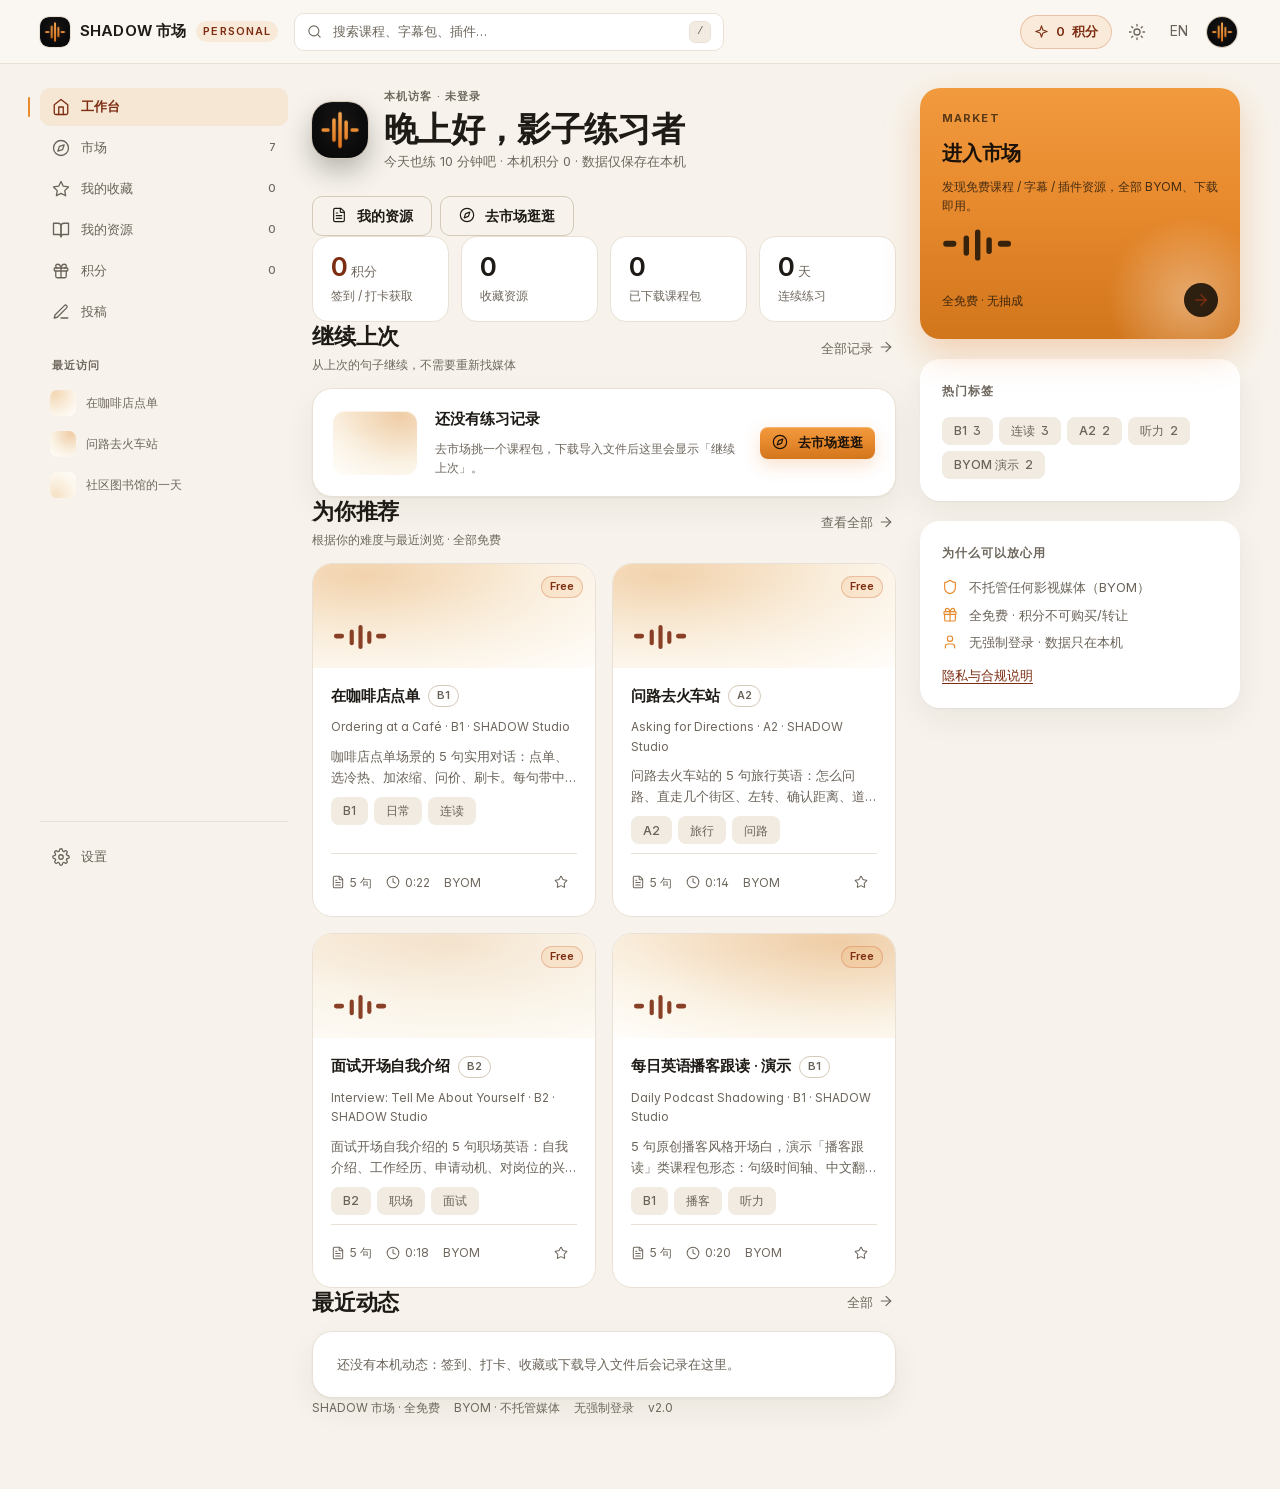
<file: index.html>
<!doctype html>
<html lang="zh-CN" data-theme="dark" data-theme-pref="system" data-lang="zh-CN">
<head>
  <meta charset="utf-8" />
  <meta name="viewport" content="width=device-width, initial-scale=1, viewport-fit=cover" />
  <title>SHADOW 市场 · 个人工作台</title>
  <meta name="description" content="SHADOW 市场：全免费的影子跟读课程包 / 字幕包 / 插件资源站。个人工作台优先，BYOM 不托管媒体，无强制登录。" />
  <meta name="color-scheme" content="dark light" />
  <meta name="theme-color" content="#0A0A0C" />
  <meta name="application-name" content="SHADOW 市场" />
  <meta name="apple-mobile-web-app-capable" content="yes" />
  <meta name="apple-mobile-web-app-title" content="SHADOW 市场" />
  <meta name="apple-mobile-web-app-status-bar-style" content="black-translucent" />

  <!-- 品牌图标包（用户提供的「声波 / Voice Wave」APP 图标） -->
  <link rel="icon" type="image/png" sizes="32x32" href="assets/brand/favicon-32.png" />
  <link rel="icon" type="image/png" sizes="16x16" href="assets/brand/favicon-16.png" />
  <link rel="apple-touch-icon" sizes="180x180" href="assets/brand/apple-touch-icon-180.png" />
  <link rel="manifest" href="manifest.webmanifest" />

  <!-- 主题在首屏绘制前应用，避免闪烁 -->
  <script>
    (function () {
      var KEY = 'shadow.market.theme.v1';
      var pref = 'system';
      try { pref = localStorage.getItem(KEY) || 'system'; } catch (e) { /* ignore */ }
      if (pref !== 'light' && pref !== 'dark' && pref !== 'system') pref = 'system';
      var dark = pref === 'dark' || (pref === 'system' && window.matchMedia && window.matchMedia('(prefers-color-scheme: dark)').matches);
      document.documentElement.dataset.theme = dark ? 'dark' : 'light';
      document.documentElement.dataset.themePref = pref;
    })();
  </script>

  <!-- 旧版 Service Worker 自动迁移：
       P0 旧 SW 会 cache-first 返回旧 app.js/CSS，与新 index.html 混用会白屏/404。
       检测到「有 SW 控制 + 壳版本不一致」时清掉本应用缓存并自动刷新一次，避免用户手动清缓存。 -->
  <script>
    (function () {
      var SHELL = '2026.11.03.2';
      var KEY = 'shadow.market.shell.v1';
      var stored = null;
      try { stored = localStorage.getItem(KEY) || null; } catch (e) { /* ignore */ }
      var hasController = false;
      try { hasController = !!(navigator.serviceWorker && navigator.serviceWorker.controller); } catch (e) { /* ignore */ }
      if (stored === SHELL || !hasController) {
        try { localStorage.setItem(KEY, SHELL); } catch (e) { /* ignore */ }
        return;
      }
      // 旧壳缓存与新资源混用：标记后跳过 app.js，清缓存 + 注销旧 SW，然后自动刷新
      window.__SHELL_STALE__ = true;
      try { localStorage.setItem(KEY, SHELL); } catch (e) { /* ignore */ }
      document.documentElement.style.visibility = 'hidden';
      var tasks = [];
      try {
        tasks.push(navigator.serviceWorker.getRegistrations().then(function (regs) {
          return Promise.all(regs.map(function (r) { return r.unregister().catch(function () {}); }));
        }).catch(function () {}));
      } catch (e) { /* ignore */ }
      try {
        if (window.caches) {
          tasks.push(caches.keys().then(function (keys) {
            return Promise.all(keys.filter(function (k) { return k.indexOf('shadow-market-') === 0; })
              .map(function (k) { return caches.delete(k).catch(function () {}); }));
          }).catch(function () {}));
        }
      } catch (e) { /* ignore */ }
      var done = false;
      function reload() {
        if (done) return;
        done = true;
        try { location.reload(); } catch (e) { /* ignore */ }
      }
      try { Promise.all(tasks).then(reload, reload); } catch (e) { reload(); }
      setTimeout(reload, 1500);
    })();
  </script>

  <!-- 字体与样式 -->
  <link rel="stylesheet" href="assets/styles/tokens.css" />
  <link rel="stylesheet" href="assets/styles/base.css" />
  <link rel="stylesheet" href="assets/styles/pages-dashboard.css" />
  <link rel="stylesheet" href="assets/styles/pages-core.css" />

  <!-- 二级页面样式按需加载（app.js 在个人/静态页路由动态插入 pages-personal.css） -->

  <!-- 数据与首屏模块预加载（扁平化模块图，减少串行 RTT；首屏 LCP 优化） -->
  <link rel="preload" href="catalog/resources.json" as="fetch" type="application/json" crossorigin="anonymous" />
  <link rel="preload" href="catalog/site.json" as="fetch" type="application/json" crossorigin="anonymous" />
  <link rel="preload" href="catalog/categories.json" as="fetch" type="application/json" crossorigin="anonymous" />
  <link rel="preload" href="catalog/tags.json" as="fetch" type="application/json" crossorigin="anonymous" />
  <link rel="preload" href="catalog/authors.json" as="fetch" type="application/json" crossorigin="anonymous" />
  <link rel="preload" href="catalog/licenses.json" as="fetch" type="application/json" crossorigin="anonymous" />
  <link rel="modulepreload" href="assets/js/app.js" />
  <link rel="modulepreload" href="assets/js/dom.js" />
  <link rel="modulepreload" href="assets/js/icons.js" />
  <link rel="modulepreload" href="assets/js/data.js" />
  <link rel="modulepreload" href="assets/js/router.js" />
  <link rel="modulepreload" href="assets/js/i18n.js" />
  <link rel="modulepreload" href="assets/js/components.js" />
  <link rel="modulepreload" href="assets/js/theme.js" />
  <link rel="modulepreload" href="assets/js/points.js" />
  <link rel="modulepreload" href="assets/js/prefs.js" />
  <link rel="modulepreload" href="assets/js/pwa.js" />
  <link rel="modulepreload" href="assets/js/views/ui.js" />
  <link rel="modulepreload" href="assets/js/views/home.js" />
</head>
<body>
<a class="skip-link" href="#main">跳到主内容</a>

<!-- ===== 顶栏 ===== -->
<header class="topbar">
  <a class="brand" href="#/" aria-label="SHADOW 市场 · 工作台">
    <img class="brand-mark" src="assets/brand/logo-64.png" width="30" height="30" alt="" aria-hidden="true" decoding="async" fetchpriority="high" />
    <span class="brand-word">SHADOW <span data-i18n="市场">市场</span></span>
    <span class="brand-label" data-i18n="PERSONAL">PERSONAL</span>
  </a>

  <form class="search" id="header-search-form" role="search" action="#/search" method="get">
    <svg class="icon icon-sm" viewBox="0 0 24 24" aria-hidden="true"><circle cx="11" cy="11" r="8"/><path d="m21 21-4.3-4.3"/></svg>
    <input type="search" name="q" id="header-search-input" placeholder="搜索课程、字幕包、插件…" aria-label="搜索资源" autocomplete="off" />
    <span class="kbd" aria-hidden="true">/</span>
  </form>

  <div class="topbar-actions">
    <a class="pill-points" href="#/points" id="points-pill" title="积分：免费获取，不可购买/转让/提现">
      <svg class="icon icon-sm" viewBox="0 0 24 24" aria-hidden="true"><path d="m12 3-1.9 5.8a2 2 0 0 1-1.3 1.3L3 12l5.8 1.9a2 2 0 0 1 1.3 1.3L12 21l1.9-5.8a2 2 0 0 1 1.3-1.3L21 12l-5.8-1.9a2 2 0 0 1-1.3-1.3z"/></svg>
      <span class="num" id="points-pill-value">0</span> <span data-i18n="积分">积分</span>
    </a>
    <button class="icon-btn" id="theme-toggle" type="button" aria-label="切换主题" data-i18n-aria-label="切换主题" title="切换主题">
      <svg class="icon" viewBox="0 0 24 24" aria-hidden="true"><circle cx="12" cy="12" r="4"/><path d="M12 2v2M12 20v2M4.93 4.93l1.41 1.41M17.66 17.66l1.41 1.41M2 12h2M20 12h2M6.34 17.66l-1.41 1.41M19.07 4.93l-1.41 1.41"/></svg>
    </button>
    <button class="icon-btn" id="lang-toggle" type="button" aria-label="切换语言" data-i18n-aria-label="切换语言" title="切换语言 / Switch language">
      <span id="lang-toggle-label">EN</span>
    </button>
    <a class="user-chip" href="#/settings" aria-label="本机账户设置">
      <img class="avatar" src="assets/brand/logo-64.png" width="30" height="30" alt="" aria-hidden="true" />
    </a>
  </div>
</header>

<!-- ===== 三栏主框架 ===== -->
<div class="app">
  <!-- 左导航 -->
  <aside class="sidebar" aria-label="主导航">
    <nav class="side-group">
      <a class="side-item" href="#/" data-nav="dashboard">
        <svg class="icon" viewBox="0 0 24 24" aria-hidden="true"><path d="m3 9 9-7 9 7v11a2 2 0 0 1-2 2H5a2 2 0 0 1-2-2z"/><polyline points="9 22 9 12 15 12 15 22"/></svg>
        <span data-i18n="工作台">工作台</span>
      </a>
      <a class="side-item" href="#/market" data-nav="market">
        <svg class="icon" viewBox="0 0 24 24" aria-hidden="true"><circle cx="12" cy="12" r="10"/><polygon points="16.24 7.76 14.12 14.12 7.76 16.24 9.88 9.88 16.24 7.76"/></svg>
        <span data-i18n="市场">市场</span> <span class="count" id="nav-count-market"></span>
      </a>
      <a class="side-item" href="#/favorites" data-nav="favorites">
        <svg class="icon" viewBox="0 0 24 24" aria-hidden="true"><path d="M12 2l3.09 6.26L22 9.27l-5 4.87 1.18 6.88L12 17.77l-6.18 3.25L7 14.14 2 9.27l6.91-1.01z"/></svg>
        <span data-i18n="我的收藏">我的收藏</span> <span class="count" id="nav-count-favorites"></span>
      </a>
      <a class="side-item" href="#/favorites?tab=downloads" data-nav="library">
        <svg class="icon" viewBox="0 0 24 24" aria-hidden="true"><path d="M2 3h6a4 4 0 0 1 4 4v14a3 3 0 0 0-3-3H2z"/><path d="M22 3h-6a4 4 0 0 0-4 4v14a3 3 0 0 1 3-3h7z"/></svg>
        <span data-i18n="我的资源">我的资源</span> <span class="count" id="nav-count-library"></span>
      </a>
      <a class="side-item" href="#/points" data-nav="points">
        <svg class="icon" viewBox="0 0 24 24" aria-hidden="true"><rect x="3" y="8" width="18" height="4" rx="1"/><path d="M12 8v13M19 12v7a2 2 0 0 1-2 2H7a2 2 0 0 1-2-2v-7"/><path d="M7.5 8a2.5 2.5 0 0 1 0-5C11 3 12 8 12 8s1-5 4.5-5a2.5 2.5 0 0 1 0 5"/></svg>
        <span data-i18n="积分">积分</span> <span class="count" id="nav-count-points"></span>
      </a>
      <a class="side-item" href="#/contribute" data-nav="contribute">
        <svg class="icon" viewBox="0 0 24 24" aria-hidden="true"><path d="M12 20h9"/><path d="M16.5 3.5a2.1 2.1 0 0 1 3 3L7 19l-4 1 1-4z"/></svg>
        <span data-i18n="投稿">投稿</span>
      </a>
    </nav>

    <nav class="side-group" aria-label="最近访问">
      <p class="side-label eyebrow" data-i18n="最近访问">最近访问</p>
      <a class="side-mini" href="#/resource/com.shadow.course.cafe-order">
        <span class="thumb" style="background:var(--cover-1)"></span>
        <span class="name">在咖啡店点单</span>
      </a>
      <a class="side-mini" href="#/resource/com.shadow.course.asking-directions">
        <span class="thumb" style="background:var(--cover-2)"></span>
        <span class="name">问路去火车站</span>
      </a>
      <a class="side-mini" href="#/resource/com.shadow.subtitle.daily-listening-b1">
        <span class="thumb" style="background:var(--cover-3)"></span>
        <span class="name">社区图书馆的一天</span>
      </a>
    </nav>

    <div class="side-foot">
      <a class="side-item" href="#/settings" data-nav="settings">
        <svg class="icon" viewBox="0 0 24 24" aria-hidden="true"><circle cx="12" cy="12" r="3"/><path d="M19.4 15a1.65 1.65 0 0 0 .33 1.82l.06.06a2 2 0 1 1-2.83 2.83l-.06-.06a1.65 1.65 0 0 0-1.82-.33 1.65 1.65 0 0 0-1 1.51V21a2 2 0 1 1-4 0v-.09A1.65 1.65 0 0 0 9 19.4a1.65 1.65 0 0 0-1.82.33l-.06.06a2 2 0 1 1-2.83-2.83l.06-.06a1.65 1.65 0 0 0 .33-1.82 1.65 1.65 0 0 0-1.51-1H3a2 2 0 1 1 0-4h.09A1.65 1.65 0 0 0 4.6 9a1.65 1.65 0 0 0-.33-1.82l-.06-.06a2 2 0 1 1 2.83-2.83l.06.06a1.65 1.65 0 0 0 1.82.33H9a1.65 1.65 0 0 0 1-1.51V3a2 2 0 1 1 4 0v.09a1.65 1.65 0 0 0 1 1.51 1.65 1.65 0 0 0 1.82-.33l.06-.06a2 2 0 1 1 2.83 2.83l-.06.06a1.65 1.65 0 0 0-.33 1.82V9a1.65 1.65 0 0 0 1.51 1H21a2 2 0 1 1 0 4h-.09a1.65 1.65 0 0 0-1.51 1z"/></svg>
        <span data-i18n="设置">设置</span>
      </a>
    </div>
  </aside>

  <!-- 主内容 -->
  <main class="main" id="main" tabindex="-1">
    <div class="view view-first-paint" id="view" aria-busy="false">
      <!-- 静态首屏（个人工作台骨架）：LCP 尽早出现，路由渲染时替换 -->
      <section class="page-head dash-greet">
        <div class="profile-hero">
          <img class="avatar-lg" src="assets/brand/logo-128.png" width="56" height="56" alt="" aria-hidden="true" />
          <div class="profile-name">
            <span class="eyebrow" data-i18n="本机访客 · 未登录">本机访客 · 未登录</span>
            <h1 class="name">下午好，影子练习者</h1>
            <span class="meta" data-i18n="今天也练 10 分钟吧 · 数据仅保存在本机">今天也练 10 分钟吧 · 数据仅保存在本机</span>
          </div>
        </div>
      </section>
      <section class="stat-row" aria-label="我的数据">
        <div class="stat stat-accent"><span class="stat-value">0<span class="unit">积分</span></span><span class="stat-label">签到 / 打卡获取</span></div>
        <div class="stat"><span class="stat-value">0</span><span class="stat-label">收藏资源</span></div>
        <div class="stat"><span class="stat-value">0</span><span class="stat-label">已下载课程包</span></div>
        <div class="stat"><span class="stat-value">0<span class="unit">天</span></span><span class="stat-label">连续练习</span></div>
      </section>
    </div>
    <div class="visually-hidden" id="view-status" role="status" aria-live="polite" aria-atomic="true"></div>
  </main>

  <!-- 右栏（由 app.js 按路由渲染；首屏静态兜底） -->
  <aside class="rail" id="rail" aria-label="市场与动态">
    <a class="cta-market" href="#/market">
      <span class="cta-eyebrow">Market</span>
      <h3 data-i18n="进入市场">进入市场</h3>
      <p data-i18n="发现免费课程 / 字幕 / 插件资源，全部 BYOM、下载即用。">发现免费课程 / 字幕 / 插件资源，全部 BYOM、下载即用。</p>
      <svg class="wave" viewBox="0 0 160 60" aria-hidden="true"><g fill="currentColor"><rect x="2" y="23" width="22" height="10" rx="5"/><rect x="36" y="14" width="9" height="34" rx="4.5"/><rect x="55" y="4" width="9" height="52" rx="4.5"/><rect x="74" y="17" width="9" height="28" rx="4.5"/><rect x="93" y="23" width="22" height="10" rx="5"/></g></svg>
      <span class="cta-foot">
        <span class="micro" style="opacity:.8" data-i18n="全免费 · 无抽成">全免费 · 无抽成</span>
        <span class="cta-arrow"><svg class="icon" viewBox="0 0 24 24" aria-hidden="true"><path d="M5 12h14"/><path d="m12 5 7 7-7 7"/></svg></span>
      </span>
    </a>
  </aside>
</div>

<!-- 移动端底部导航（≤860px 显示）：工作台 / 市场 / 收藏 / 积分 / 更多 -->
<nav class="mobile-nav" aria-label="移动端导航" data-i18n-aria-label="移动端导航" data-testid="bottom-nav">
  <div class="mobile-nav-inner">
    <a class="mobile-nav-item" href="#/" data-nav="dashboard" data-testid="bottom-nav-home">
      <svg class="icon" viewBox="0 0 24 24" aria-hidden="true"><path d="m3 9 9-7 9 7v11a2 2 0 0 1-2 2H5a2 2 0 0 1-2-2z"/><polyline points="9 22 9 12 15 12 15 22"/></svg>
      <span data-i18n="工作台">工作台</span>
    </a>
    <a class="mobile-nav-item" href="#/market" data-nav="market" data-testid="bottom-nav-market">
      <svg class="icon" viewBox="0 0 24 24" aria-hidden="true"><circle cx="12" cy="12" r="10"/><polygon points="16.24 7.76 14.12 14.12 7.76 16.24 9.88 9.88 16.24 7.76"/></svg>
      <span data-i18n="市场">市场</span>
    </a>
    <a class="mobile-nav-item" href="#/favorites" data-nav="favorites" data-testid="bottom-nav-favorites">
      <svg class="icon" viewBox="0 0 24 24" aria-hidden="true"><path d="M12 2l3.09 6.26L22 9.27l-5 4.87 1.18 6.88L12 17.77l-6.18 3.25L7 14.14 2 9.27l6.91-1.01z"/></svg>
      <span data-i18n="收藏">收藏</span>
    </a>
    <a class="mobile-nav-item" href="#/points" data-nav="points" data-testid="bottom-nav-points">
      <svg class="icon" viewBox="0 0 24 24" aria-hidden="true"><rect x="3" y="8" width="18" height="4" rx="1"/><path d="M12 8v13M19 12v7a2 2 0 0 1-2 2H7a2 2 0 0 1-2-2v-7"/><path d="M7.5 8a2.5 2.5 0 0 1 0-5C11 3 12 8 12 8s1-5 4.5-5a2.5 2.5 0 0 1 0 5"/></svg>
      <span data-i18n="积分">积分</span>
    </a>
    <button class="mobile-nav-item" type="button" id="bottom-more" aria-expanded="false" aria-controls="more-menu" data-testid="bottom-nav-more">
      <svg class="icon" viewBox="0 0 24 24" aria-hidden="true"><path d="M4 6h16M4 12h16M4 18h16"/></svg>
      <span data-i18n="更多">更多</span>
    </button>
  </div>
</nav>

<!-- 移动端「更多」菜单 -->
<div class="more-menu" id="more-menu" hidden>
  <a class="more-menu-item" href="#/contribute"><span data-i18n="投稿">投稿</span></a>
  <a class="more-menu-item" href="#/changelog"><span data-i18n="更新日志">更新日志</span></a>
  <a class="more-menu-item" href="#/import"><span data-i18n="导入说明">导入说明</span></a>
  <a class="more-menu-item" href="#/about"><span data-i18n="关于">关于</span></a>
  <a class="more-menu-item" href="#/settings"><span data-i18n="设置">设置</span></a>
</div>

<div class="toast-region" id="toast-region" aria-live="polite" aria-atomic="false"></div>
<div id="palette-root"></div>
<div id="modal-root"></div>

<noscript>
  <div class="noscript">SHADOW 市场需要 JavaScript 才能浏览资源。请启用 JavaScript，或用 <code>node market/serve.mjs</code> 本地启动后访问。</div>
</noscript>

<!-- 旧 SW 迁移中不加载旧脚本（等待自动刷新）；正常访问动态注入，避免旧缓存模块抢先执行 -->
<script>
  (function () {
    if (window.__SHELL_STALE__) return;
    var s = document.createElement('script');
    s.type = 'module';
    s.src = 'assets/js/app.js';
    document.body.appendChild(s);
  })();
</script>
</body>
</html>
</file>
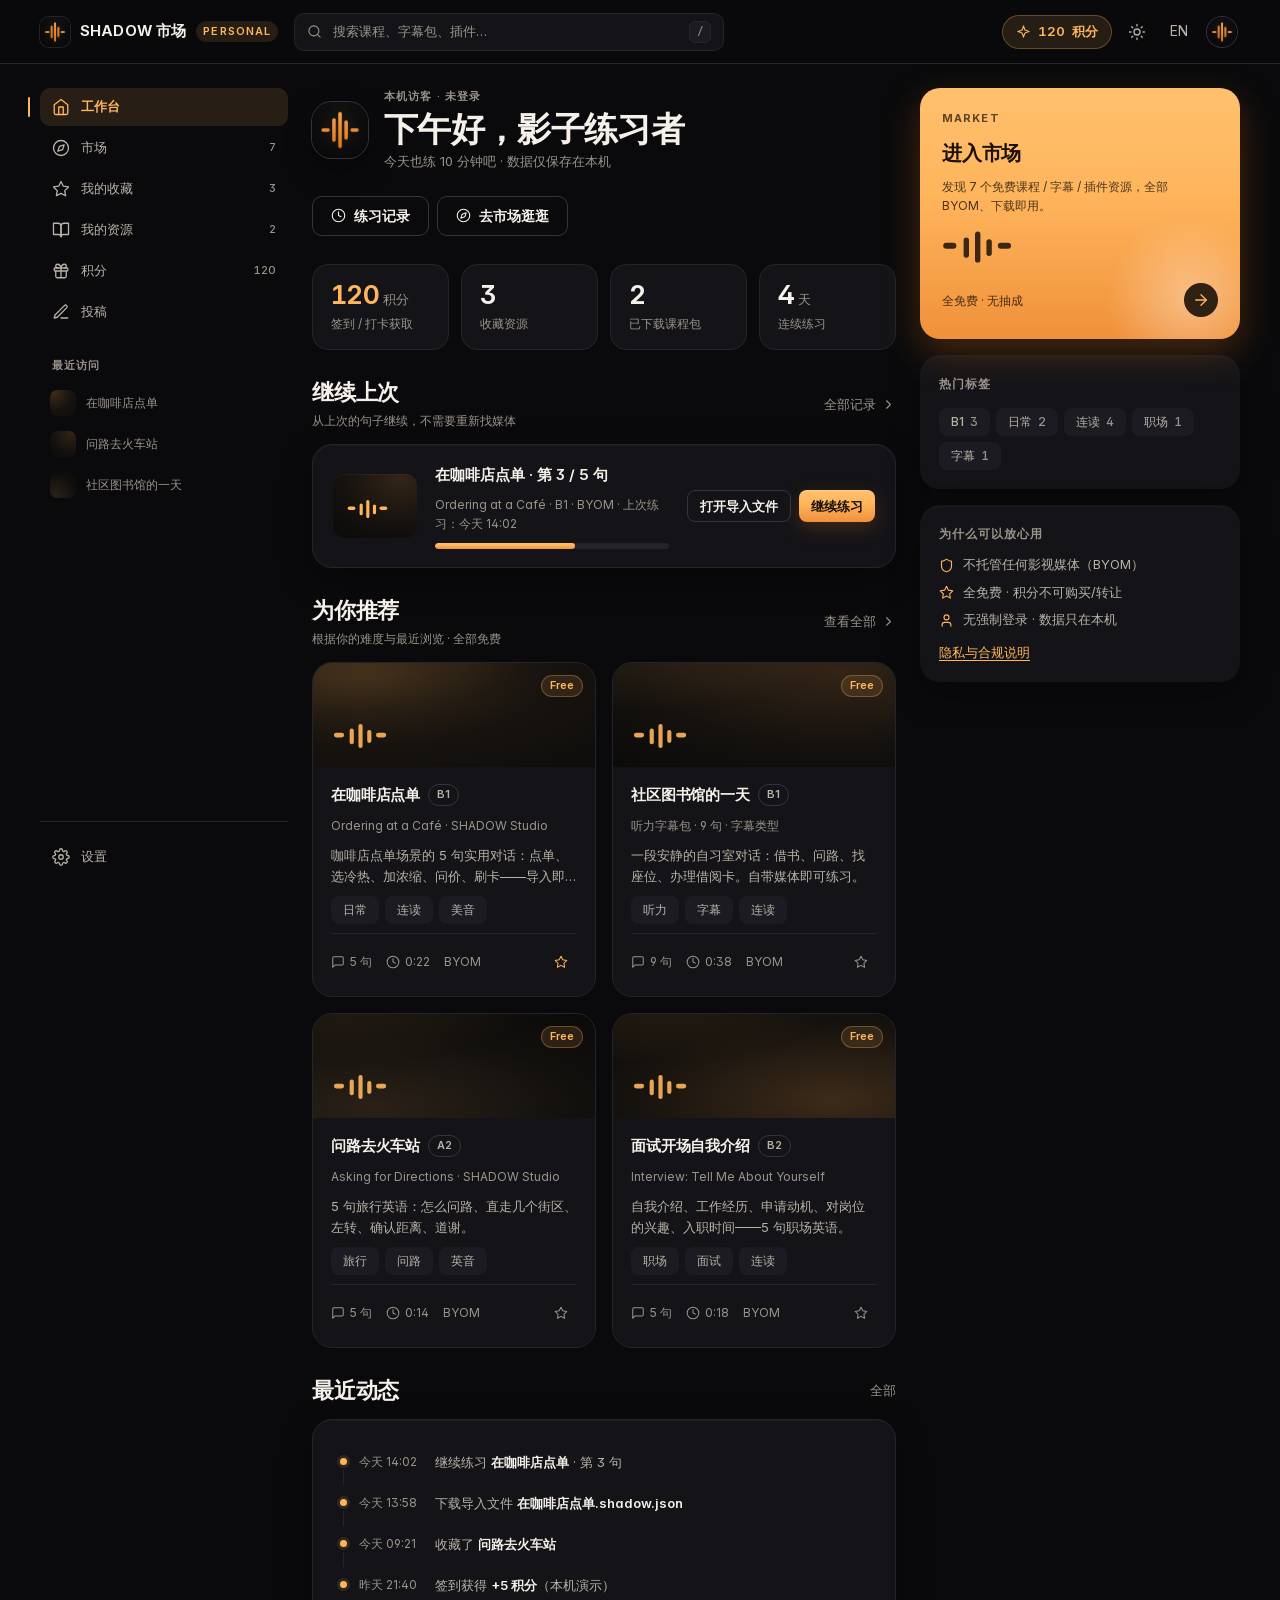
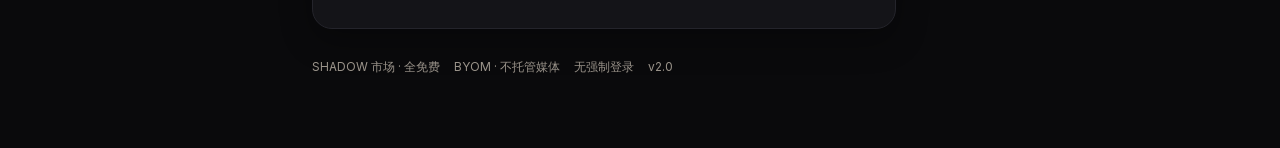
<file: design/mockups/index.html>
<!doctype html>
<html lang="zh-CN" data-theme="dark">
<head>
<meta charset="utf-8" />
<meta name="viewport" content="width=device-width, initial-scale=1" />
<title>SHADOW 市场 · 个人工作台（设计稿）</title>
<link rel="stylesheet" href="styles/tokens.css" />
<link rel="stylesheet" href="styles/base.css" />
<link rel="stylesheet" href="styles/pages-dashboard.css" />
</head>
<body>
<a class="skip-link" href="#main">跳到主内容</a>

<!-- ===== 顶栏 ===== -->
<header class="topbar">
  <a class="brand" href="#">
    <img class="brand-mark" src="../../market/assets/brand/logo-128.png" width="30" height="30" alt="" />
    <span class="brand-word">SHADOW 市场</span>
    <span class="brand-label">PERSONAL</span>
  </a>

  <label class="search">
    <svg class="icon icon-sm" viewBox="0 0 24 24"><circle cx="11" cy="11" r="8"/><path d="m21 21-4.3-4.3"/></svg>
    <input type="search" placeholder="搜索课程、字幕包、插件…" aria-label="搜索资源" />
    <span class="kbd">/</span>
  </label>

  <div class="topbar-actions">
    <span class="pill-points" title="积分：免费获取，不可购买/转让/提现">
      <svg class="icon icon-sm" viewBox="0 0 24 24"><path d="m12 3-1.9 5.8a2 2 0 0 1-1.3 1.3L3 12l5.8 1.9a2 2 0 0 1 1.3 1.3L12 21l1.9-5.8a2 2 0 0 1 1.3-1.3L21 12l-5.8-1.9a2 2 0 0 1-1.3-1.3z"/></svg>
      <span class="num">120</span> 积分
    </span>
    <button class="icon-btn" aria-label="切换主题" title="切换主题">
      <svg class="icon" viewBox="0 0 24 24"><circle cx="12" cy="12" r="4"/><path d="M12 2v2M12 20v2M4.93 4.93l1.41 1.41M17.66 17.66l1.41 1.41M2 12h2M20 12h2M6.34 17.66l-1.41 1.41M19.07 4.93l-1.41 1.41"/></svg>
    </button>
    <button class="icon-btn" aria-label="切换语言" title="Switch language">EN</button>
    <button class="user-chip" aria-label="账户菜单">
      <img class="avatar" src="../../market/assets/brand/logo-128.png" alt="" />
    </button>
  </div>
</header>

<!-- ===== 三栏 ===== -->
<div class="app">

  <!-- 左导航 -->
  <aside class="sidebar" aria-label="主导航">
    <nav class="side-group">
      <a class="side-item is-active" href="#" aria-current="page">
        <svg class="icon" viewBox="0 0 24 24"><path d="m3 9 9-7 9 7v11a2 2 0 0 1-2 2H5a2 2 0 0 1-2-2z"/><polyline points="9 22 9 12 15 12 15 22"/></svg>
        工作台
      </a>
      <a class="side-item" href="market.html">
        <svg class="icon" viewBox="0 0 24 24"><circle cx="12" cy="12" r="10"/><polygon points="16.24 7.76 14.12 14.12 7.76 16.24 9.88 9.88 16.24 7.76"/></svg>
        市场 <span class="count">7</span>
      </a>
      <a class="side-item" href="library.html">
        <svg class="icon" viewBox="0 0 24 24"><path d="M12 2l3.09 6.26L22 9.27l-5 4.87 1.18 6.88L12 17.77l-6.18 3.25L7 14.14 2 9.27l6.91-1.01z"/></svg>
        我的收藏 <span class="count">3</span>
      </a>
      <a class="side-item" href="library.html">
        <svg class="icon" viewBox="0 0 24 24"><path d="M2 3h6a4 4 0 0 1 4 4v14a3 3 0 0 0-3-3H2z"/><path d="M22 3h-6a4 4 0 0 0-4 4v14a3 3 0 0 1 3-3h7z"/></svg>
        我的资源 <span class="count">2</span>
      </a>
      <a class="side-item" href="points.html">
        <svg class="icon" viewBox="0 0 24 24"><rect x="3" y="8" width="18" height="4" rx="1"/><path d="M12 8v13M19 12v7a2 2 0 0 1-2 2H7a2 2 0 0 1-2-2v-7"/><path d="M7.5 8a2.5 2.5 0 0 1 0-5C11 3 12 8 12 8s1-5 4.5-5a2.5 2.5 0 0 1 0 5"/></svg>
        积分 <span class="count">120</span>
      </a>
      <a class="side-item" href="contribute.html">
        <svg class="icon" viewBox="0 0 24 24"><path d="M12 20h9"/><path d="M16.5 3.5a2.1 2.1 0 0 1 3 3L7 19l-4 1 1-4z"/></svg>
        投稿
      </a>
    </nav>

    <nav class="side-group" aria-label="最近访问">
      <p class="side-label eyebrow">最近访问</p>
      <a class="side-mini" href="#">
        <span class="thumb" style="background:var(--cover-1)"></span>
        <span class="name">在咖啡店点单</span>
      </a>
      <a class="side-mini" href="#">
        <span class="thumb" style="background:var(--cover-2)"></span>
        <span class="name">问路去火车站</span>
      </a>
      <a class="side-mini" href="#">
        <span class="thumb" style="background:var(--cover-3)"></span>
        <span class="name">社区图书馆的一天</span>
      </a>
    </nav>

    <div class="side-foot">
      <a class="side-item" href="#">
        <svg class="icon" viewBox="0 0 24 24"><circle cx="12" cy="12" r="3"/><path d="M19.4 15a1.65 1.65 0 0 0 .33 1.82l.06.06a2 2 0 1 1-2.83 2.83l-.06-.06a1.65 1.65 0 0 0-1.82-.33 1.65 1.65 0 0 0-1 1.51V21a2 2 0 1 1-4 0v-.09A1.65 1.65 0 0 0 9 19.4a1.65 1.65 0 0 0-1.82.33l-.06.06a2 2 0 1 1-2.83-2.83l.06-.06a1.65 1.65 0 0 0 .33-1.82 1.65 1.65 0 0 0-1.51-1H3a2 2 0 1 1 0-4h.09A1.65 1.65 0 0 0 4.6 9a1.65 1.65 0 0 0-.33-1.82l-.06-.06a2 2 0 1 1 2.83-2.83l.06.06a1.65 1.65 0 0 0 1.82.33H9a1.65 1.65 0 0 0 1-1.51V3a2 2 0 1 1 4 0v.09a1.65 1.65 0 0 0 1 1.51 1.65 1.65 0 0 0 1.82-.33l.06-.06a2 2 0 1 1 2.83 2.83l-.06.06a1.65 1.65 0 0 0-.33 1.82V9a1.65 1.65 0 0 0 1.51 1H21a2 2 0 1 1 0 4h-.09a1.65 1.65 0 0 0-1.51 1z"/></svg>
        设置
      </a>
    </div>
  </aside>

  <!-- 主内容 -->
  <main class="main" id="main">

    <!-- 问候 + 资料 -->
    <section class="page-head dash-greet">
      <div class="profile-hero">
        <img class="avatar-lg" src="../../market/assets/brand/logo-128.png" alt="" />
        <div class="profile-name">
          <span class="eyebrow">本机访客 · 未登录</span>
          <h1 class="name">下午好，影子练习者</h1>
          <span class="meta">今天也练 10 分钟吧 · 数据仅保存在本机</span>
        </div>
      </div>
      <div class="dash-greet-actions">
        <a class="btn btn-secondary" href="#">
          <svg class="icon icon-sm" viewBox="0 0 24 24"><circle cx="12" cy="12" r="10"/><polyline points="12 6 12 12 16 14"/></svg>
          练习记录
        </a>
        <a class="btn btn-secondary" href="market.html">
          <svg class="icon icon-sm" viewBox="0 0 24 24"><circle cx="12" cy="12" r="10"/><polygon points="16.24 7.76 14.12 14.12 7.76 16.24 9.88 9.88 16.24 7.76"/></svg>
          去市场逛逛
        </a>
      </div>
    </section>

    <!-- 数据摘要 -->
    <section class="stat-row" aria-label="我的数据">
      <div class="stat stat-accent">
        <span class="stat-value">120<span class="unit">积分</span></span>
        <span class="stat-label">签到 / 打卡获取</span>
      </div>
      <div class="stat">
        <span class="stat-value">3</span>
        <span class="stat-label">收藏资源</span>
      </div>
      <div class="stat">
        <span class="stat-value">2</span>
        <span class="stat-label">已下载课程包</span>
      </div>
      <div class="stat">
        <span class="stat-value">4<span class="unit">天</span></span>
        <span class="stat-label">连续练习</span>
      </div>
    </section>

    <!-- 继续上次 -->
    <section class="section">
      <div class="section-head">
        <div>
          <h2 class="section-title">继续上次</h2>
          <p class="section-sub">从上次的句子继续，不需要重新找媒体</p>
        </div>
        <a class="section-link" href="library.html">全部记录
          <svg class="icon icon-sm" viewBox="0 0 24 24"><path d="m9 18 6-6-6-6"/></svg>
        </a>
      </div>

      <div class="card continue-card">
        <div class="continue-cover">
          <svg class="wave" viewBox="0 0 160 60" style="width:56px;height:26px;position:absolute;left:14px;bottom:16px;color:var(--amber)"><g fill="currentColor"><rect x="2" y="23" width="22" height="10" rx="5"/><rect x="36" y="14" width="9" height="34" rx="4.5"/><rect x="55" y="4" width="9" height="52" rx="4.5"/><rect x="74" y="17" width="9" height="28" rx="4.5"/><rect x="93" y="23" width="22" height="10" rx="5"/></g></svg>
        </div>
        <div class="continue-body">
          <span class="continue-title">在咖啡店点单 · 第 3 / 5 句</span>
          <span class="continue-meta">Ordering at a Café · B1 · BYOM · 上次练习：今天 14:02</span>
          <div class="progress" style="max-width:420px"><div class="progress-fill" style="width:60%"></div></div>
        </div>
        <div class="continue-actions">
          <a class="btn btn-secondary btn-sm" href="#">打开导入文件</a>
          <a class="btn btn-primary btn-sm" href="#">继续练习</a>
        </div>
      </div>
    </section>

    <!-- 为你推荐 -->
    <section class="section">
      <div class="section-head">
        <div>
          <h2 class="section-title">为你推荐</h2>
          <p class="section-sub">根据你的难度与最近浏览 · 全部免费</p>
        </div>
        <a class="section-link" href="market.html">查看全部
          <svg class="icon icon-sm" viewBox="0 0 24 24"><path d="m9 18 6-6-6-6"/></svg>
        </a>
      </div>

      <div class="res-grid">
        <a class="res-card" href="resource.html">
          <div class="cover">
            <svg class="wave" viewBox="0 0 160 60"><g fill="currentColor"><rect x="2" y="23" width="22" height="10" rx="5"/><rect x="36" y="14" width="9" height="34" rx="4.5"/><rect x="55" y="4" width="9" height="52" rx="4.5"/><rect x="74" y="17" width="9" height="28" rx="4.5"/><rect x="93" y="23" width="22" height="10" rx="5"/></g></svg>
            <span class="badge badge-soft">Free</span>
          </div>
          <div class="res-body">
            <span class="res-title">在咖啡店点单 <span class="badge badge-outline">B1</span></span>
            <span class="res-sub">Ordering at a Café · SHADOW Studio</span>
            <p class="res-desc">咖啡店点单场景的 5 句实用对话：点单、选冷热、加浓缩、问价、刷卡——导入即练，不跑 ASR。</p>
            <div class="tag-row">
              <span class="chip">日常</span><span class="chip">连读</span><span class="chip">美音</span>
            </div>
            <div class="res-meta">
              <span><svg class="icon" viewBox="0 0 24 24"><path d="M21 15a2 2 0 0 1-2 2H7l-4 4V5a2 2 0 0 1 2-2h14a2 2 0 0 1 2 2z"/></svg>5 句</span>
              <span><svg class="icon" viewBox="0 0 24 24"><circle cx="12" cy="12" r="10"/><polyline points="12 6 12 12 16 14"/></svg>0:22</span>
              <span>BYOM</span>
              <button class="res-fav is-on" aria-label="取消收藏" title="已收藏">
                <svg class="icon" viewBox="0 0 24 24"><path d="M12 2l3.09 6.26L22 9.27l-5 4.87 1.18 6.88L12 17.77l-6.18 3.25L7 14.14 2 9.27l6.91-1.01z"/></svg>
              </button>
            </div>
          </div>
        </a>

        <a class="res-card" href="resource.html">
          <div class="cover cover-2">
            <svg class="wave" viewBox="0 0 160 60"><g fill="currentColor"><rect x="2" y="23" width="22" height="10" rx="5"/><rect x="36" y="14" width="9" height="34" rx="4.5"/><rect x="55" y="4" width="9" height="52" rx="4.5"/><rect x="74" y="17" width="9" height="28" rx="4.5"/><rect x="93" y="23" width="22" height="10" rx="5"/></g></svg>
            <span class="badge badge-soft">Free</span>
          </div>
          <div class="res-body">
            <span class="res-title">社区图书馆的一天 <span class="badge badge-outline">B1</span></span>
            <span class="res-sub">听力字幕包 · 9 句 · 字幕类型</span>
            <p class="res-desc">一段安静的自习室对话：借书、问路、找座位、办理借阅卡。自带媒体即可练习。</p>
            <div class="tag-row">
              <span class="chip">听力</span><span class="chip">字幕</span><span class="chip">连读</span>
            </div>
            <div class="res-meta">
              <span><svg class="icon" viewBox="0 0 24 24"><path d="M21 15a2 2 0 0 1-2 2H7l-4 4V5a2 2 0 0 1 2-2h14a2 2 0 0 1 2 2z"/></svg>9 句</span>
              <span><svg class="icon" viewBox="0 0 24 24"><circle cx="12" cy="12" r="10"/><polyline points="12 6 12 12 16 14"/></svg>0:38</span>
              <span>BYOM</span>
              <button class="res-fav" aria-label="收藏" title="收藏">
                <svg class="icon" viewBox="0 0 24 24"><path d="M12 2l3.09 6.26L22 9.27l-5 4.87 1.18 6.88L12 17.77l-6.18 3.25L7 14.14 2 9.27l6.91-1.01z"/></svg>
              </button>
            </div>
          </div>
        </a>

        <a class="res-card" href="resource.html">
          <div class="cover cover-3">
            <svg class="wave" viewBox="0 0 160 60"><g fill="currentColor"><rect x="2" y="23" width="22" height="10" rx="5"/><rect x="36" y="14" width="9" height="34" rx="4.5"/><rect x="55" y="4" width="9" height="52" rx="4.5"/><rect x="74" y="17" width="9" height="28" rx="4.5"/><rect x="93" y="23" width="22" height="10" rx="5"/></g></svg>
            <span class="badge badge-soft">Free</span>
          </div>
          <div class="res-body">
            <span class="res-title">问路去火车站 <span class="badge badge-outline">A2</span></span>
            <span class="res-sub">Asking for Directions · SHADOW Studio</span>
            <p class="res-desc">5 句旅行英语：怎么问路、直走几个街区、左转、确认距离、道谢。</p>
            <div class="tag-row">
              <span class="chip">旅行</span><span class="chip">问路</span><span class="chip">英音</span>
            </div>
            <div class="res-meta">
              <span><svg class="icon" viewBox="0 0 24 24"><path d="M21 15a2 2 0 0 1-2 2H7l-4 4V5a2 2 0 0 1 2-2h14a2 2 0 0 1 2 2z"/></svg>5 句</span>
              <span><svg class="icon" viewBox="0 0 24 24"><circle cx="12" cy="12" r="10"/><polyline points="12 6 12 12 16 14"/></svg>0:14</span>
              <span>BYOM</span>
              <button class="res-fav" aria-label="收藏" title="收藏">
                <svg class="icon" viewBox="0 0 24 24"><path d="M12 2l3.09 6.26L22 9.27l-5 4.87 1.18 6.88L12 17.77l-6.18 3.25L7 14.14 2 9.27l6.91-1.01z"/></svg>
              </button>
            </div>
          </div>
        </a>

        <a class="res-card" href="resource.html">
          <div class="cover cover-4">
            <svg class="wave" viewBox="0 0 160 60"><g fill="currentColor"><rect x="2" y="23" width="22" height="10" rx="5"/><rect x="36" y="14" width="9" height="34" rx="4.5"/><rect x="55" y="4" width="9" height="52" rx="4.5"/><rect x="74" y="17" width="9" height="28" rx="4.5"/><rect x="93" y="23" width="22" height="10" rx="5"/></g></svg>
            <span class="badge badge-soft">Free</span>
          </div>
          <div class="res-body">
            <span class="res-title">面试开场自我介绍 <span class="badge badge-outline">B2</span></span>
            <span class="res-sub">Interview: Tell Me About Yourself</span>
            <p class="res-desc">自我介绍、工作经历、申请动机、对岗位的兴趣、入职时间——5 句职场英语。</p>
            <div class="tag-row">
              <span class="chip">职场</span><span class="chip">面试</span><span class="chip">连读</span>
            </div>
            <div class="res-meta">
              <span><svg class="icon" viewBox="0 0 24 24"><path d="M21 15a2 2 0 0 1-2 2H7l-4 4V5a2 2 0 0 1 2-2h14a2 2 0 0 1 2 2z"/></svg>5 句</span>
              <span><svg class="icon" viewBox="0 0 24 24"><circle cx="12" cy="12" r="10"/><polyline points="12 6 12 12 16 14"/></svg>0:18</span>
              <span>BYOM</span>
              <button class="res-fav" aria-label="收藏" title="收藏">
                <svg class="icon" viewBox="0 0 24 24"><path d="M12 2l3.09 6.26L22 9.27l-5 4.87 1.18 6.88L12 17.77l-6.18 3.25L7 14.14 2 9.27l6.91-1.01z"/></svg>
              </button>
            </div>
          </div>
        </a>
      </div>
    </section>

    <!-- 最近动态 -->
    <section class="section">
      <div class="section-head">
        <h2 class="section-title">最近动态</h2>
        <a class="section-link" href="library.html">全部</a>
      </div>
      <div class="card card-pad">
        <div class="timeline">
          <div class="timeline-item">
            <span class="timeline-time">今天 14:02</span>
            <span class="timeline-text">继续练习 <b>在咖啡店点单</b> · 第 3 句</span>
          </div>
          <div class="timeline-item">
            <span class="timeline-time">今天 13:58</span>
            <span class="timeline-text">下载导入文件 <b>在咖啡店点单.shadow.json</b></span>
          </div>
          <div class="timeline-item">
            <span class="timeline-time">今天 09:21</span>
            <span class="timeline-text">收藏了 <b>问路去火车站</b></span>
          </div>
          <div class="timeline-item">
            <span class="timeline-time">昨天 21:40</span>
            <span class="timeline-text">签到获得 <b>+5 积分</b>（本机演示）</span>
          </div>
        </div>
      </div>
    </section>

    <p class="footer-note">
      <span>SHADOW 市场 · 全免费</span>
      <span>BYOM · 不托管媒体</span>
      <span>无强制登录</span>
      <span>v2.0</span>
    </p>
  </main>

  <!-- 右栏 -->
  <aside class="rail" aria-label="市场与动态">
    <a class="cta-market" href="market.html">
      <span class="cta-eyebrow">Market</span>
      <h3>进入市场</h3>
      <p>发现 7 个免费课程 / 字幕 / 插件资源，全部 BYOM、下载即用。</p>
      <svg class="wave" viewBox="0 0 160 60"><g fill="currentColor"><rect x="2" y="23" width="22" height="10" rx="5"/><rect x="36" y="14" width="9" height="34" rx="4.5"/><rect x="55" y="4" width="9" height="52" rx="4.5"/><rect x="74" y="17" width="9" height="28" rx="4.5"/><rect x="93" y="23" width="22" height="10" rx="5"/></g></svg>
      <span class="cta-foot">
        <span class="micro" style="opacity:.8">全免费 · 无抽成</span>
        <span class="cta-arrow">
          <svg class="icon" viewBox="0 0 24 24"><path d="M5 12h14"/><path d="m12 5 7 7-7 7"/></svg>
        </span>
      </span>
    </a>

    <div class="rail-card">
      <p class="rail-title">热门标签</p>
      <div class="tag-row">
        <a class="chip" href="#">B1 <span class="count">3</span></a>
        <a class="chip" href="#">日常 <span class="count">2</span></a>
        <a class="chip" href="#">连读 <span class="count">4</span></a>
        <a class="chip" href="#">职场 <span class="count">1</span></a>
        <a class="chip" href="#">字幕 <span class="count">1</span></a>
      </div>
    </div>

    <div class="rail-card compliance-card">
      <p class="rail-title">为什么可以放心用</p>
      <ul class="stack-8">
        <li class="row small muted" style="gap:9px"><svg class="icon icon-sm" viewBox="0 0 24 24" style="color:var(--amber)"><path d="M20 13c0 5-3.5 7.5-7.66 8.95a1 1 0 0 1-.67-.01C7.5 20.5 4 18 4 13V6a1 1 0 0 1 1-1c2 0 4.5-1.2 6.24-2.72a1.17 1.17 0 0 1 1.52 0C14.51 3.81 17 5 19 5a1 1 0 0 1 1 1z"/></svg>不托管任何影视媒体（BYOM）</li>
        <li class="row small muted" style="gap:9px"><svg class="icon icon-sm" viewBox="0 0 24 24" style="color:var(--amber)"><path d="M12 2l3.09 6.26L22 9.27l-5 4.87 1.18 6.88L12 17.77l-6.18 3.25L7 14.14 2 9.27l6.91-1.01z"/></svg>全免费 · 积分不可购买/转让</li>
        <li class="row small muted" style="gap:9px"><svg class="icon icon-sm" viewBox="0 0 24 24" style="color:var(--amber)"><path d="M19 21v-2a4 4 0 0 0-4-4H9a4 4 0 0 0-4 4v2"/><circle cx="12" cy="7" r="4"/></svg>无强制登录 · 数据只在本机</li>
      </ul>
      <a class="text-link small" href="#" style="margin-top:12px;display:inline-block">隐私与合规说明</a>
    </div>
  </aside>
</div>

<!-- 移动端底部导航（设计完整预留） -->
<nav class="mobile-nav" aria-label="移动端导航">
  <div class="mobile-nav-inner">
    <a class="mobile-nav-item is-active" href="#">
      <svg class="icon" viewBox="0 0 24 24"><path d="m3 9 9-7 9 7v11a2 2 0 0 1-2 2H5a2 2 0 0 1-2-2z"/><polyline points="9 22 9 12 15 12 15 22"/></svg>
      工作台
    </a>
    <a class="mobile-nav-item" href="market.html">
      <svg class="icon" viewBox="0 0 24 24"><circle cx="12" cy="12" r="10"/><polygon points="16.24 7.76 14.12 14.12 7.76 16.24 9.88 9.88 16.24 7.76"/></svg>
      市场
    </a>
    <a class="mobile-nav-item" href="library.html">
      <svg class="icon" viewBox="0 0 24 24"><path d="M12 2l3.09 6.26L22 9.27l-5 4.87 1.18 6.88L12 17.77l-6.18 3.25L7 14.14 2 9.27l6.91-1.01z"/></svg>
      收藏
    </a>
    <a class="mobile-nav-item" href="points.html">
      <svg class="icon" viewBox="0 0 24 24"><rect x="3" y="8" width="18" height="4" rx="1"/><path d="M12 8v13M19 12v7a2 2 0 0 1-2 2H7a2 2 0 0 1-2-2v-7"/><path d="M7.5 8a2.5 2.5 0 0 1 0-5C11 3 12 8 12 8s1-5 4.5-5a2.5 2.5 0 0 1 0 5"/></svg>
      积分
    </a>
  </div>
</nav>

<script>
  // 仅用于设计稿预览：?theme=light 切换主题
  (function () {
    var q = new URLSearchParams(location.search).get('theme');
    if (q === 'light' || q === 'dark') document.documentElement.dataset.theme = q;
  })();
</script>
</body>
</html>
</file>
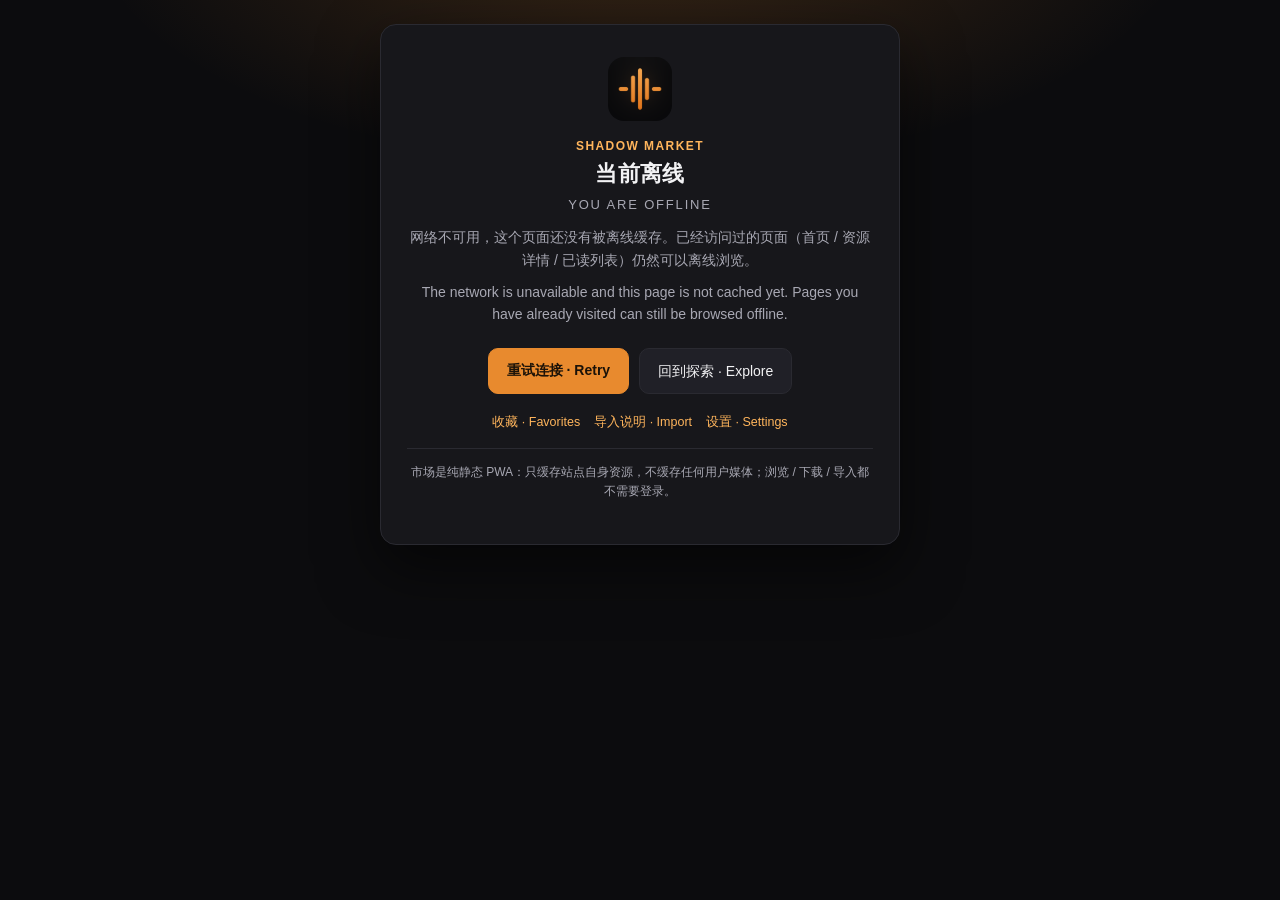
<file: offline.html>
<!doctype html>
<html lang="zh-CN">
<head>
  <meta charset="utf-8" />
  <meta name="viewport" content="width=device-width, initial-scale=1, viewport-fit=cover" />
  <title>离线 · SHADOW 市场</title>
  <meta name="robots" content="noindex" />
  <meta name="theme-color" content="#0C0C0E" />
  <link rel="icon" href="assets/brand/favicon.ico" sizes="any" />
  <link rel="apple-touch-icon" sizes="180x180" href="assets/brand/apple-touch-icon-180.png" />
  <style>
    :root {
      color-scheme: dark;
      --bg: #0c0c0e;
      --surface: #17171b;
      --border: #2a2a31;
      --fg: #f2f2f4;
      --muted: #a8a8b3;
      --brand: #e88a2e;
      --brand-2: #ffb55c;
      --focus: #ffb55c;
    }
    * { box-sizing: border-box; }
    html, body { margin: 0; min-height: 100%; }
    body {
      background:
        radial-gradient(900px 420px at 50% -10%, rgba(232, 138, 46, 0.22), transparent 62%),
        var(--bg);
      color: var(--fg);
      font-family: -apple-system, BlinkMacSystemFont, "Segoe UI", "Noto Sans SC", "PingFang SC", "Microsoft YaHei", sans-serif;
      line-height: 1.6;
      display: flex;
      align-items: center;
      justify-content: center;
      padding: 24px;
    }
    main {
      width: min(520px, 100%);
      background: var(--surface);
      border: 1px solid var(--border);
      border-radius: 16px;
      padding: 32px 26px;
      text-align: center;
      box-shadow: 0 24px 60px rgba(0, 0, 0, 0.55);
    }
    img.logo { width: 64px; height: 64px; border-radius: 16px; display: block; margin: 0 auto 16px; }
    h1 { font-size: 22px; margin: 0 0 6px; letter-spacing: 0.02em; }
    h1 .en { display: block; font-size: 13px; font-weight: 500; color: var(--muted); letter-spacing: 0.14em; margin-top: 4px; }
    p { margin: 10px 0; color: var(--muted); font-size: 14px; }
    .brandline { color: var(--brand-2); font-weight: 600; letter-spacing: 0.12em; font-size: 12px; }
    .actions { display: flex; flex-wrap: wrap; gap: 10px; justify-content: center; margin-top: 22px; }
    a.btn, button.btn {
      appearance: none;
      border: 1px solid var(--border);
      background: #202027;
      color: var(--fg);
      border-radius: 10px;
      padding: 11px 18px;
      font-size: 14px;
      font-family: inherit;
      cursor: pointer;
      text-decoration: none;
      min-height: 24px;
      display: inline-flex;
      align-items: center;
      gap: 6px;
    }
    a.btn.primary, button.btn.primary { background: var(--brand); border-color: var(--brand); color: #1a1208; font-weight: 600; }
    a.btn:hover, button.btn:hover { filter: brightness(1.08); }
    :focus-visible { outline: 2px solid var(--focus); outline-offset: 2px; }
    .links { margin-top: 18px; font-size: 12.5px; display: flex; gap: 14px; justify-content: center; flex-wrap: wrap; }
    .links a { color: var(--brand-2); text-decoration: none; }
    .links a:hover { text-decoration: underline; }
    .tip { font-size: 12px; color: var(--muted); margin-top: 16px; border-top: 1px solid var(--border); padding-top: 14px; }
    @media (prefers-reduced-motion: reduce) { * { transition: none !important; animation: none !important; } }
  </style>
</head>
<body>
  <main>
    <img class="logo" src="assets/brand/icon-192.png" width="64" height="64" alt="" aria-hidden="true" />
    <div class="brandline">SHADOW MARKET</div>
    <h1>当前离线<span class="en">YOU ARE OFFLINE</span></h1>
    <p lang="zh-CN">网络不可用，这个页面还没有被离线缓存。已经访问过的页面（首页 / 资源详情 / 已读列表）仍然可以离线浏览。</p>
    <p lang="en">The network is unavailable and this page is not cached yet. Pages you have already visited can still be browsed offline.</p>
    <div class="actions">
      <button class="btn primary" type="button" onclick="location.reload()">重试连接 · Retry</button>
      <a class="btn" href="./#/">回到探索 · Explore</a>
    </div>
    <div class="links">
      <a href="./#/favorites">收藏 · Favorites</a>
      <a href="./#/import">导入说明 · Import</a>
      <a href="./#/settings">设置 · Settings</a>
    </div>
    <p class="tip">市场是纯静态 PWA：只缓存站点自身资源，不缓存任何用户媒体；浏览 / 下载 / 导入都不需要登录。</p>
  </main>
</body>
</html>
</file>
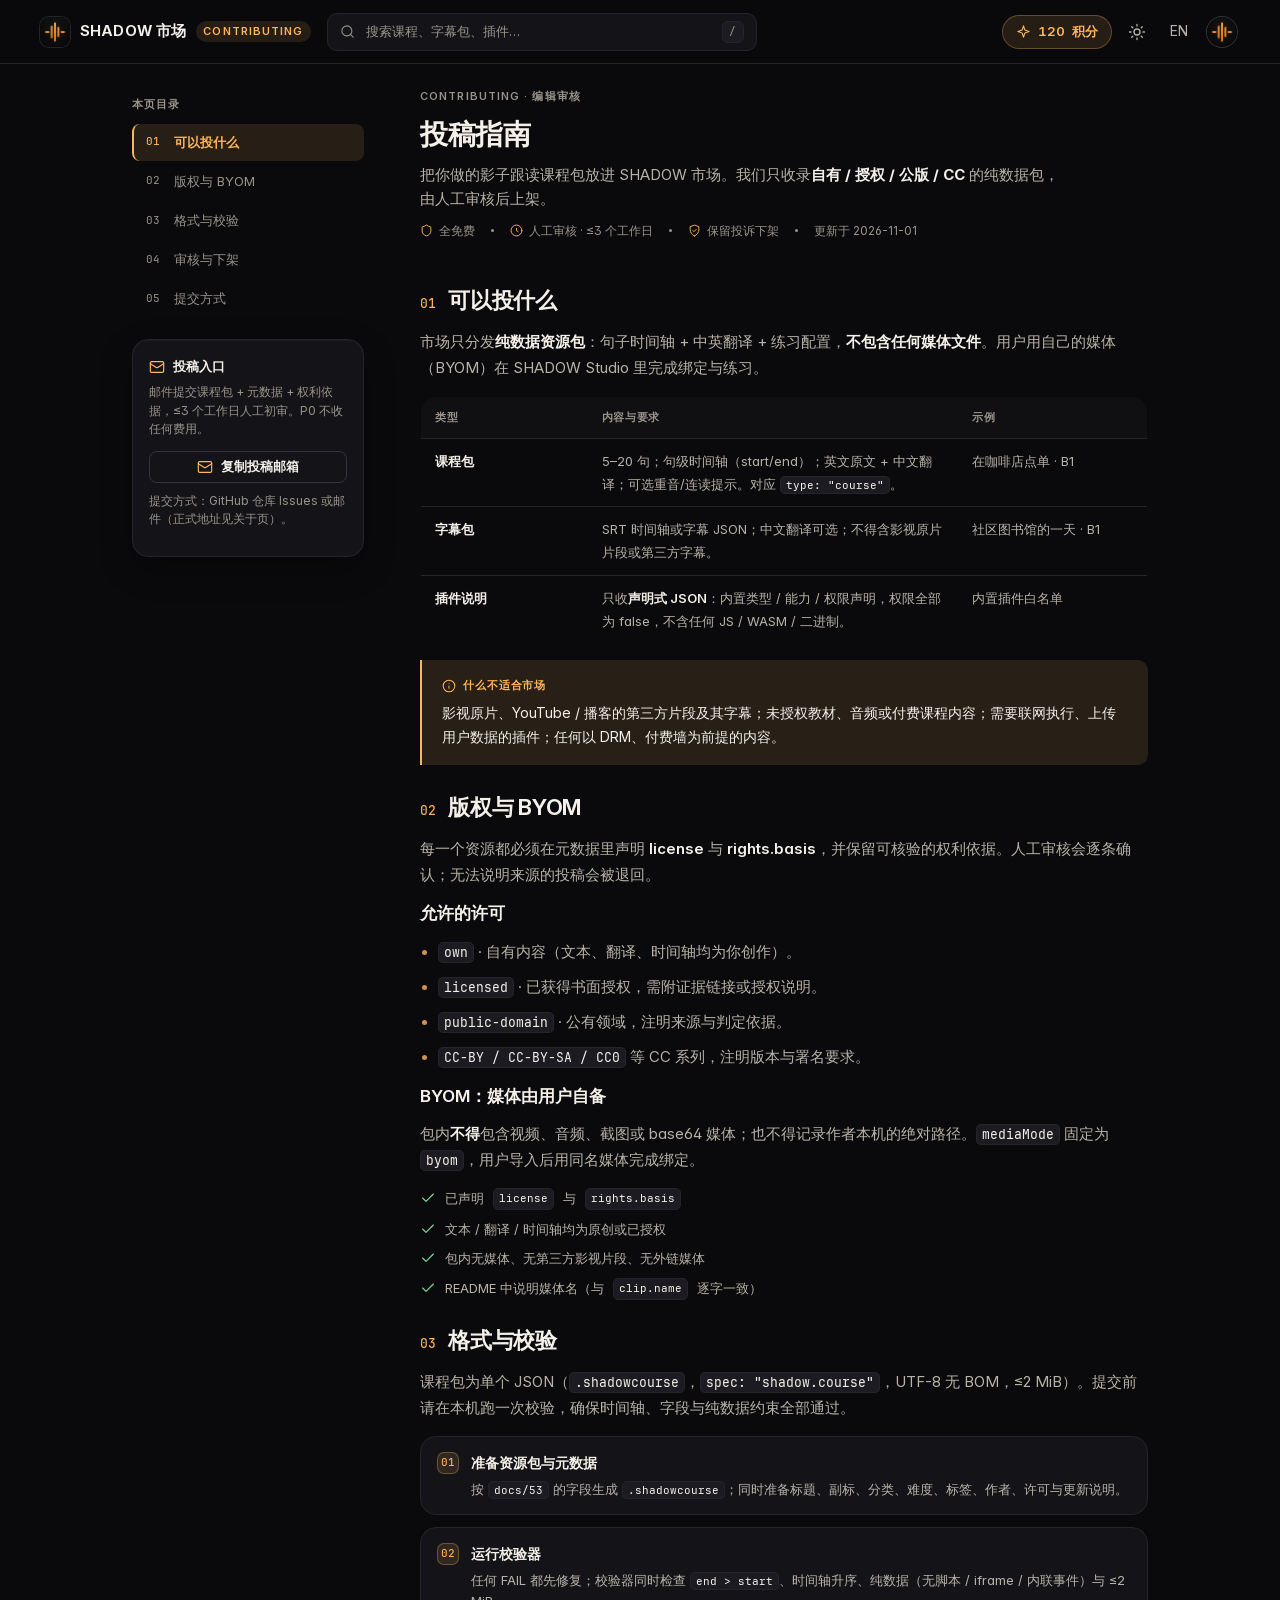
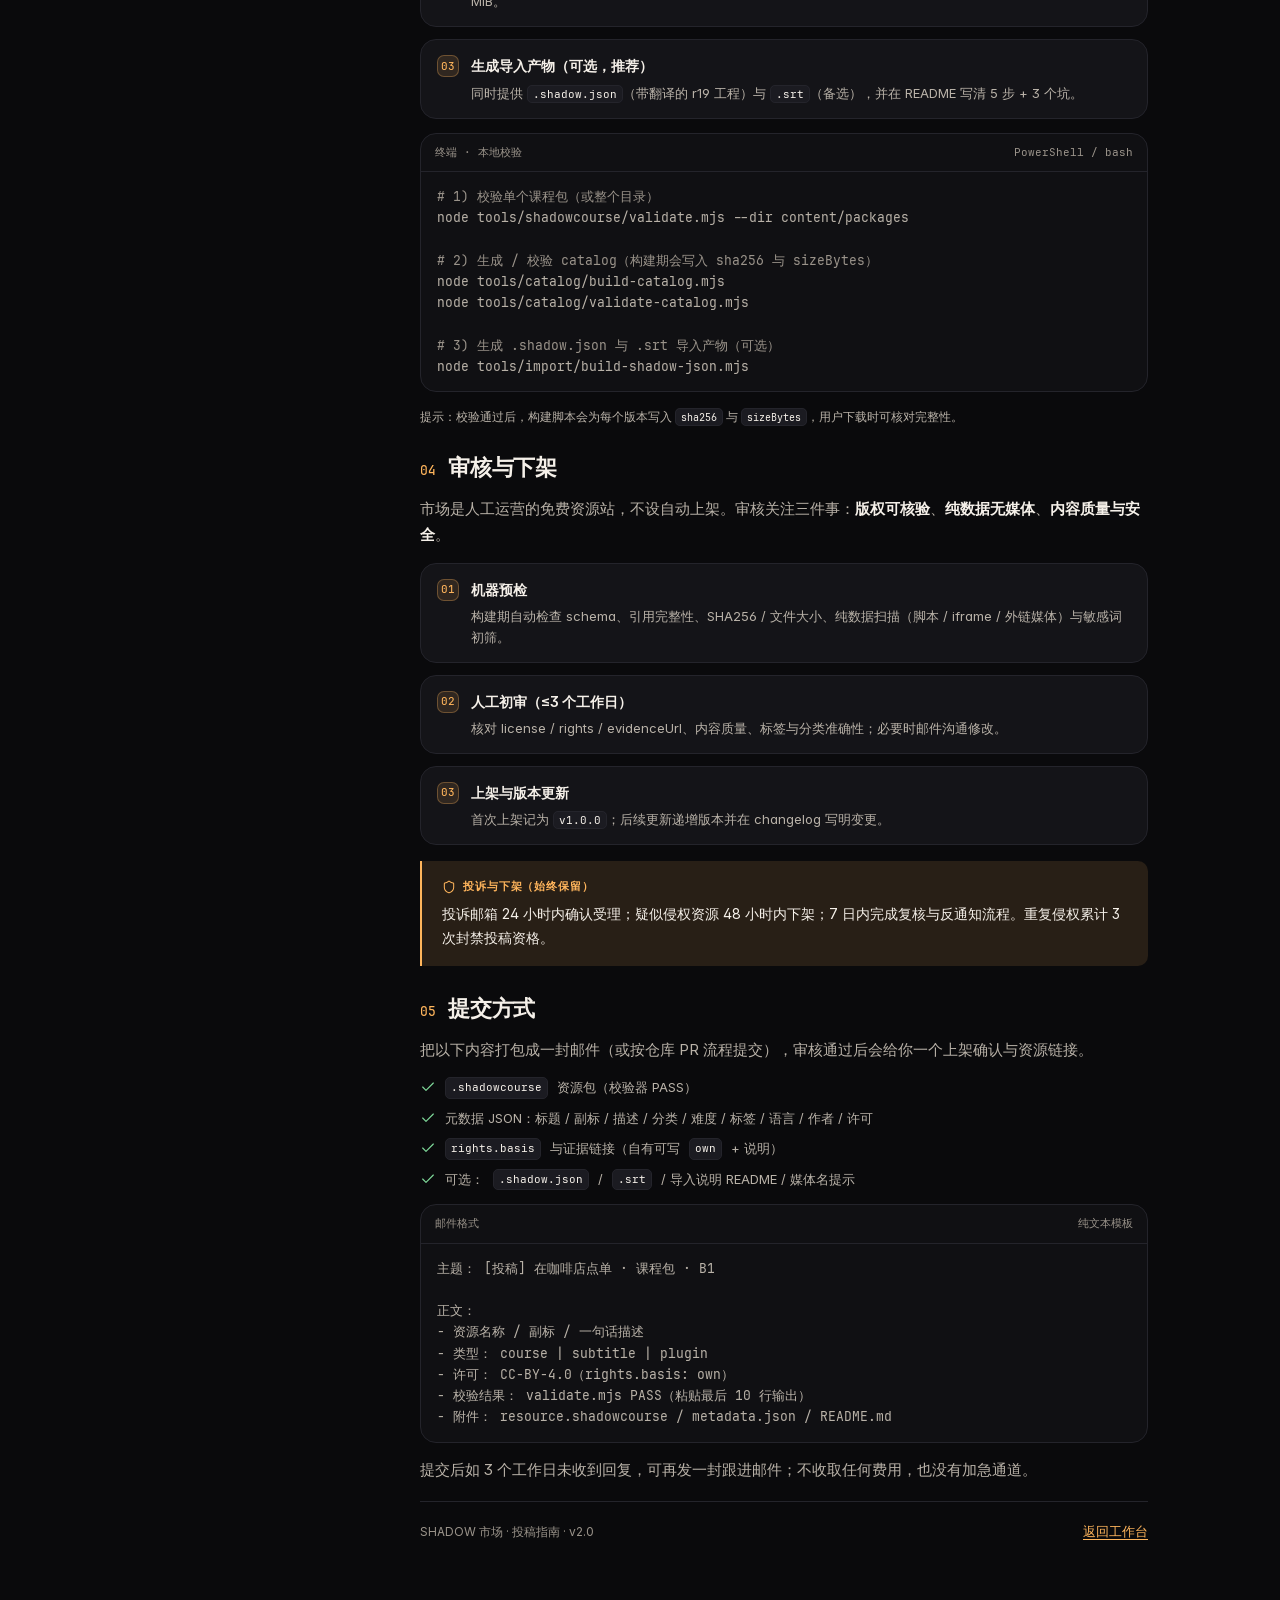
<file: design/mockups/contribute.html>
<!doctype html>
<html lang="zh-CN" data-theme="dark">
<head>
<meta charset="utf-8" />
<meta name="viewport" content="width=device-width, initial-scale=1" />
<title>SHADOW 市场 · 投稿指南（设计稿）</title>
<link rel="stylesheet" href="styles/tokens.css" />
<link rel="stylesheet" href="styles/base.css" />
<link rel="stylesheet" href="styles/pages-personal.css" />
</head>
<body>
<a class="skip-link" href="#main">跳到主内容</a>

<!-- ===== 顶栏（与 index.html 同构） ===== -->
<header class="topbar">
  <a class="brand" href="index.html">
    <img class="brand-mark" src="../../market/assets/brand/logo-128.png" width="30" height="30" alt="" />
    <span class="brand-word">SHADOW 市场</span>
    <span class="brand-label">CONTRIBUTING</span>
  </a>

  <label class="search">
    <svg class="icon icon-sm" viewBox="0 0 24 24"><circle cx="11" cy="11" r="8"/><path d="m21 21-4.3-4.3"/></svg>
    <input type="search" placeholder="搜索课程、字幕包、插件…" aria-label="搜索资源" />
    <span class="kbd">/</span>
  </label>

  <div class="topbar-actions">
    <span class="pill-points" title="积分：免费获取，不可购买/转让/提现">
      <svg class="icon icon-sm" viewBox="0 0 24 24"><path d="m12 3-1.9 5.8a2 2 0 0 1-1.3 1.3L3 12l5.8 1.9a2 2 0 0 1 1.3 1.3L12 21l1.9-5.8a2 2 0 0 1 1.3-1.3L21 12l-5.8-1.9a2 2 0 0 1-1.3-1.3z"/></svg>
      <span class="num">120</span> 积分
    </span>
    <button class="icon-btn" data-theme-toggle aria-label="切换主题" title="切换深色 / 浅色">
      <svg class="icon" viewBox="0 0 24 24"><circle cx="12" cy="12" r="4"/><path d="M12 2v2M12 20v2M4.93 4.93l1.41 1.41M17.66 17.66l1.41 1.41M2 12h2M20 12h2M6.34 17.66l-1.41 1.41M19.07 4.93l-1.41 1.41"/></svg>
    </button>
    <button class="icon-btn" aria-label="切换语言" title="Switch language">EN</button>
    <button class="user-chip" aria-label="账户菜单">
      <img class="avatar" src="../../market/assets/brand/logo-128.png" alt="" />
    </button>
  </div>
</header>

<!-- ===== 编辑式两栏（左目录 + 正文） ===== -->
<div class="app doc-app">

  <!-- 左目录 -->
  <aside class="doc-toc" aria-label="本页目录">
    <div>
      <p class="eyebrow" style="margin-bottom:10px">本页目录</p>
      <nav class="doc-toc-list">
        <a class="doc-toc-link is-active" href="#s1"><span class="num">01</span>可以投什么</a>
        <a class="doc-toc-link" href="#s2"><span class="num">02</span>版权与 BYOM</a>
        <a class="doc-toc-link" href="#s3"><span class="num">03</span>格式与校验</a>
        <a class="doc-toc-link" href="#s4"><span class="num">04</span>审核与下架</a>
        <a class="doc-toc-link" href="#s5"><span class="num">05</span>提交方式</a>
      </nav>
    </div>

    <div class="doc-submit">
      <span class="doc-submit-title">
        <svg class="icon" viewBox="0 0 24 24"><rect x="2" y="4" width="20" height="16" rx="2"/><path d="m22 7-8.97 5.7a1.94 1.94 0 0 1-2.06 0L2 7"/></svg>
        投稿入口
      </span>
      <p>邮件提交课程包 + 元数据 + 权利依据，≤3 个工作日人工初审。P0 不收任何费用。</p>
      <a class="btn btn-secondary btn-sm btn-block" href="mailto:market@shadowmarket.app">
        <svg class="icon icon-sm" viewBox="0 0 24 24"><rect x="2" y="4" width="20" height="16" rx="2"/><path d="m22 7-8.97 5.7a1.94 1.94 0 0 1-2.06 0L2 7"/></svg>
        复制投稿邮箱
      </a>
      <p class="tiny faint" style="margin-top:9px;line-height:1.5">提交方式：GitHub 仓库 Issues 或邮件（正式地址见关于页）。</p>
    </div>
  </aside>

  <!-- 正文 -->
  <main class="doc-article" id="main">
    <div class="doc-head">
      <span class="eyebrow">Contributing · 编辑审核</span>
      <h1>投稿指南</h1>
      <p class="lead">把你做的影子跟读课程包放进 SHADOW 市场。我们只收录<b style="color:var(--text)">自有 / 授权 / 公版 / CC</b> 的纯数据包，由人工审核后上架。</p>
      <div class="doc-meta">
        <span class="row"><svg class="icon" viewBox="0 0 24 24"><path d="M20 13c0 5-3.5 7.5-7.66 8.95a1 1 0 0 1-.67-.01C7.5 20.5 4 18 4 13V6a1 1 0 0 1 1-1c2 0 4.5-1.2 6.24-2.72a1.17 1.17 0 0 1 1.52 0C14.51 3.81 17 5 19 5a1 1 0 0 1 1 1z"/></svg>全免费</span>
        <span class="inline-dot"></span>
        <span class="row"><svg class="icon" viewBox="0 0 24 24"><circle cx="12" cy="12" r="10"/><path d="M12 8v4l3 2"/></svg>人工审核 · ≤3 个工作日</span>
        <span class="inline-dot"></span>
        <span class="row"><svg class="icon" viewBox="0 0 24 24"><path d="M12 22c5.5-2.5 8-6.5 8-12V5l-8-3-8 3v5c0 5.5 2.5 9.5 8 12z"/><path d="M9 12l2 2 4-4"/></svg>保留投诉下架</span>
        <span class="inline-dot"></span>
        <span>更新于 2026-11-01</span>
      </div>
    </div>

    <article class="prose">

      <section id="s1">
        <h2><span class="sec-num">01</span>可以投什么</h2>
        <p>市场只分发<b>纯数据资源包</b>：句子时间轴 + 中英翻译 + 练习配置，<b>不包含任何媒体文件</b>。用户用自己的媒体（BYOM）在 SHADOW Studio 里完成绑定与练习。</p>

        <table class="doc-table">
          <thead>
            <tr><th style="width:23%">类型</th><th>内容与要求</th><th style="width:26%">示例</th></tr>
          </thead>
          <tbody>
            <tr>
              <td class="tag-cell">课程包</td>
              <td>5–20 句；句级时间轴（start/end）；英文原文 + 中文翻译；可选重音/连读提示。对应 <code>type: "course"</code>。</td>
              <td>在咖啡店点单 · B1</td>
            </tr>
            <tr>
              <td class="tag-cell">字幕包</td>
              <td>SRT 时间轴或字幕 JSON；中文翻译可选；不得含影视原片片段或第三方字幕。</td>
              <td>社区图书馆的一天 · B1</td>
            </tr>
            <tr>
              <td class="tag-cell">插件说明</td>
              <td>只收<b>声明式 JSON</b>：内置类型 / 能力 / 权限声明，权限全部为 false，不含任何 JS / WASM / 二进制。</td>
              <td>内置插件白名单</td>
            </tr>
          </tbody>
        </table>

        <blockquote class="quote">
          <span class="quote-label"><svg class="icon" viewBox="0 0 24 24"><circle cx="12" cy="12" r="10"/><line x1="12" y1="16" x2="12" y2="12"/><line x1="12" y1="8" x2="12.01" y2="8"/></svg>什么不适合市场</span>
          <p>影视原片、YouTube / 播客的第三方片段及其字幕；未授权教材、音频或付费课程内容；需要联网执行、上传用户数据的插件；任何以 DRM、付费墙为前提的内容。</p>
        </blockquote>
      </section>

      <section id="s2">
        <h2><span class="sec-num">02</span>版权与 BYOM</h2>
        <p>每一个资源都必须在元数据里声明 <b>license</b> 与 <b>rights.basis</b>，并保留可核验的权利依据。人工审核会逐条确认；无法说明来源的投稿会被退回。</p>

        <h3>允许的许可</h3>
        <ul class="bullets">
          <li><code>own</code> · 自有内容（文本、翻译、时间轴均为你创作）。</li>
          <li><code>licensed</code> · 已获得书面授权，需附证据链接或授权说明。</li>
          <li><code>public-domain</code> · 公有领域，注明来源与判定依据。</li>
          <li><code>CC-BY / CC-BY-SA / CC0</code> 等 CC 系列，注明版本与署名要求。</li>
        </ul>

        <h3>BYOM：媒体由用户自备</h3>
        <p>包内<b>不得</b>包含视频、音频、截图或 base64 媒体；也不得记录作者本机的绝对路径。<code>mediaMode</code> 固定为 <code>byom</code>，用户导入后用同名媒体完成绑定。</p>
        <ul class="checklist">
          <li><svg class="icon" viewBox="0 0 24 24"><path d="M20 6 9 17l-5-5"/></svg>已声明 <code>license</code> 与 <code>rights.basis</code></li>
          <li><svg class="icon" viewBox="0 0 24 24"><path d="M20 6 9 17l-5-5"/></svg>文本 / 翻译 / 时间轴均为原创或已授权</li>
          <li><svg class="icon" viewBox="0 0 24 24"><path d="M20 6 9 17l-5-5"/></svg>包内无媒体、无第三方影视片段、无外链媒体</li>
          <li><svg class="icon" viewBox="0 0 24 24"><path d="M20 6 9 17l-5-5"/></svg>README 中说明媒体名（与 <code>clip.name</code> 逐字一致）</li>
        </ul>
      </section>

      <section id="s3">
        <h2><span class="sec-num">03</span>格式与校验</h2>
        <p>课程包为单个 JSON（<code>.shadowcourse</code>，<code>spec: "shadow.course"</code>，UTF-8 无 BOM，≤2 MiB）。提交前请在本机跑一次校验，确保时间轴、字段与纯数据约束全部通过。</p>

        <ol class="steps">
          <li>
            <span class="step-title">准备资源包与元数据</span>
            <span class="step-desc">按 <code>docs/53</code> 的字段生成 <code>.shadowcourse</code>；同时准备标题、副标、分类、难度、标签、作者、许可与更新说明。</span>
          </li>
          <li>
            <span class="step-title">运行校验器</span>
            <span class="step-desc">任何 FAIL 都先修复；校验器同时检查 <code>end &gt; start</code>、时间轴升序、纯数据（无脚本 / iframe / 内联事件）与 ≤2 MiB。</span>
          </li>
          <li>
            <span class="step-title">生成导入产物（可选，推荐）</span>
            <span class="step-desc">同时提供 <code>.shadow.json</code>（带翻译的 r19 工程）与 <code>.srt</code>（备选），并在 README 写清 5 步 + 3 个坑。</span>
          </li>
        </ol>

        <div class="codeblock">
          <div class="codeblock-head"><span>终端 · 本地校验</span><span>PowerShell / bash</span></div>
<pre><span class="c"># 1) 校验单个课程包（或整个目录）</span>
node tools/shadowcourse/validate.mjs --dir content/packages

<span class="c"># 2) 生成 / 校验 catalog（构建期会写入 sha256 与 sizeBytes）</span>
node tools/catalog/build-catalog.mjs
node tools/catalog/validate-catalog.mjs

<span class="c"># 3) 生成 .shadow.json 与 .srt 导入产物（可选）</span>
node tools/import/build-shadow-json.mjs</pre>
        </div>

        <p class="hint">提示：校验通过后，构建脚本会为每个版本写入 <code>sha256</code> 与 <code>sizeBytes</code>，用户下载时可核对完整性。</p>
      </section>

      <section id="s4">
        <h2><span class="sec-num">04</span>审核与下架</h2>
        <p>市场是人工运营的免费资源站，不设自动上架。审核关注三件事：<b>版权可核验</b>、<b>纯数据无媒体</b>、<b>内容质量与安全</b>。</p>

        <ol class="steps">
          <li>
            <span class="step-title">机器预检</span>
            <span class="step-desc">构建期自动检查 schema、引用完整性、SHA256 / 文件大小、纯数据扫描（脚本 / iframe / 外链媒体）与敏感词初筛。</span>
          </li>
          <li>
            <span class="step-title">人工初审（≤3 个工作日）</span>
            <span class="step-desc">核对 license / rights / evidenceUrl、内容质量、标签与分类准确性；必要时邮件沟通修改。</span>
          </li>
          <li>
            <span class="step-title">上架与版本更新</span>
            <span class="step-desc">首次上架记为 <code>v1.0.0</code>；后续更新递增版本并在 changelog 写明变更。</span>
          </li>
        </ol>

        <blockquote class="quote">
          <span class="quote-label"><svg class="icon" viewBox="0 0 24 24"><path d="M20 13c0 5-3.5 7.5-7.66 8.95a1 1 0 0 1-.67-.01C7.5 20.5 4 18 4 13V6a1 1 0 0 1 1-1c2 0 4.5-1.2 6.24-2.72a1.17 1.17 0 0 1 1.52 0C14.51 3.81 17 5 19 5a1 1 0 0 1 1 1z"/></svg>投诉与下架（始终保留）</span>
          <p>投诉邮箱 24 小时内确认受理；疑似侵权资源 48 小时内下架；7 日内完成复核与反通知流程。重复侵权累计 3 次封禁投稿资格。</p>
        </blockquote>
      </section>

      <section id="s5">
        <h2><span class="sec-num">05</span>提交方式</h2>
        <p>把以下内容打包成一封邮件（或按仓库 PR 流程提交），审核通过后会给你一个上架确认与资源链接。</p>

        <ul class="checklist">
          <li><svg class="icon" viewBox="0 0 24 24"><path d="M20 6 9 17l-5-5"/></svg><code>.shadowcourse</code> 资源包（校验器 PASS）</li>
          <li><svg class="icon" viewBox="0 0 24 24"><path d="M20 6 9 17l-5-5"/></svg>元数据 JSON：标题 / 副标 / 描述 / 分类 / 难度 / 标签 / 语言 / 作者 / 许可</li>
          <li><svg class="icon" viewBox="0 0 24 24"><path d="M20 6 9 17l-5-5"/></svg><code>rights.basis</code> 与证据链接（自有可写 <code>own</code> + 说明）</li>
          <li><svg class="icon" viewBox="0 0 24 24"><path d="M20 6 9 17l-5-5"/></svg>可选：<code>.shadow.json</code> / <code>.srt</code> / 导入说明 README / 媒体名提示</li>
        </ul>

        <div class="codeblock">
          <div class="codeblock-head"><span>邮件格式</span><span>纯文本模板</span></div>
<pre>主题： [投稿] 在咖啡店点单 · 课程包 · B1

正文：
- 资源名称 / 副标 / 一句话描述
- 类型： course | subtitle | plugin
- 许可： CC-BY-4.0（rights.basis: own）
- 校验结果： validate.mjs PASS（粘贴最后 10 行输出）
- 附件： resource.shadowcourse / metadata.json / README.md</pre>
        </div>

        <p>提交后如 3 个工作日未收到回复，可再发一封跟进邮件；不收取任何费用，也没有加急通道。</p>

        <div class="doc-foot">
          <span>SHADOW 市场 · 投稿指南 · v2.0</span>
          <a class="text-link small" href="index.html">返回工作台</a>
        </div>
      </section>

    </article>
  </main>
</div>

<script>
  // 设计稿预览：?theme=light 切换主题；顶栏主题按钮切换 data-theme（与 index/market/resource 一致）
  (function () {
    var q = new URLSearchParams(location.search).get('theme');
    if (q === 'light' || q === 'dark') document.documentElement.dataset.theme = q;
    document.querySelectorAll('[data-theme-toggle]').forEach(function (btn) {
      btn.addEventListener('click', function () {
        var el = document.documentElement;
        el.dataset.theme = el.dataset.theme === 'light' ? 'dark' : 'light';
      });
    });
  })();

  // 目录高亮（滚动联动，设计稿演示）
  (function () {
    var links = Array.prototype.slice.call(document.querySelectorAll('.doc-toc-link'));
    var sections = links.map(function (a) { return document.querySelector(a.getAttribute('href')); }).filter(Boolean);
    if (!sections.length || !('IntersectionObserver' in window)) return;
    var io = new IntersectionObserver(function (entries) {
      entries.forEach(function (entry) {
        if (!entry.isIntersecting) return;
        links.forEach(function (a) {
          a.classList.toggle('is-active', a.getAttribute('href') === '#' + entry.target.id);
        });
      });
    }, { rootMargin: '-96px 0px -65% 0px', threshold: 0 });
    sections.forEach(function (s) { io.observe(s); });
  })();
</script>
</body>
</html>
</file>
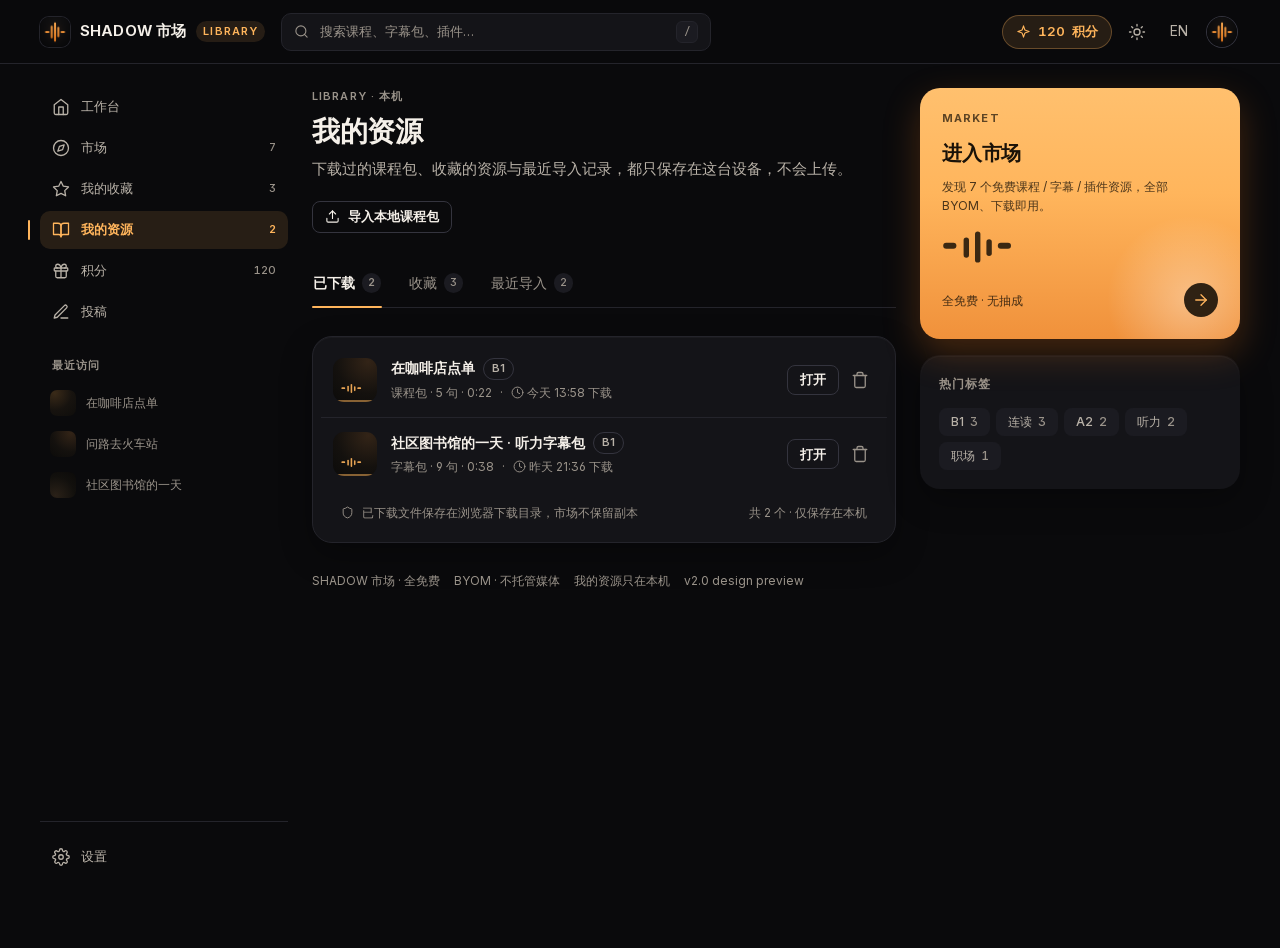
<file: design/mockups/library.html>
<!doctype html>
<html lang="zh-CN" data-theme="dark">
<head>
<meta charset="utf-8" />
<meta name="viewport" content="width=device-width, initial-scale=1" />
<title>SHADOW 市场 · 我的资源 / 收藏（设计稿）</title>
<link rel="stylesheet" href="styles/tokens.css" />
<link rel="stylesheet" href="styles/base.css" />
<link rel="stylesheet" href="styles/pages-personal.css" />
</head>
<body>
<a class="skip-link" href="#main">跳到主内容</a>

<!-- ===== 顶栏（与 index.html 同构） ===== -->
<header class="topbar">
  <a class="brand" href="index.html">
    <img class="brand-mark" src="../../market/assets/brand/logo-128.png" width="30" height="30" alt="" />
    <span class="brand-word">SHADOW 市场</span>
    <span class="brand-label">LIBRARY</span>
  </a>

  <label class="search">
    <svg class="icon icon-sm" viewBox="0 0 24 24"><circle cx="11" cy="11" r="8"/><path d="m21 21-4.3-4.3"/></svg>
    <input type="search" placeholder="搜索课程、字幕包、插件…" aria-label="搜索资源" />
    <span class="kbd">/</span>
  </label>

  <div class="topbar-actions">
    <span class="pill-points" title="积分：免费获取，不可购买/转让/提现">
      <svg class="icon icon-sm" viewBox="0 0 24 24"><path d="m12 3-1.9 5.8a2 2 0 0 1-1.3 1.3L3 12l5.8 1.9a2 2 0 0 1 1.3 1.3L12 21l1.9-5.8a2 2 0 0 1 1.3-1.3L21 12l-5.8-1.9a2 2 0 0 1-1.3-1.3z"/></svg>
      <span class="num">120</span> 积分
    </span>
    <button class="icon-btn" data-theme-toggle aria-label="切换主题" title="切换深色 / 浅色">
      <svg class="icon" viewBox="0 0 24 24"><circle cx="12" cy="12" r="4"/><path d="M12 2v2M12 20v2M4.93 4.93l1.41 1.41M17.66 17.66l1.41 1.41M2 12h2M20 12h2M6.34 17.66l-1.41 1.41M19.07 4.93l-1.41 1.41"/></svg>
    </button>
    <button class="icon-btn" aria-label="切换语言" title="Switch language">EN</button>
    <button class="user-chip" aria-label="账户菜单">
      <img class="avatar" src="../../market/assets/brand/logo-128.png" alt="" />
    </button>
  </div>
</header>

<!-- ===== 三栏 ===== -->
<div class="app">

  <!-- 左导航 -->
  <aside class="sidebar" aria-label="主导航">
    <nav class="side-group">
      <a class="side-item" href="index.html">
        <svg class="icon" viewBox="0 0 24 24"><path d="m3 9 9-7 9 7v11a2 2 0 0 1-2 2H5a2 2 0 0 1-2-2z"/><polyline points="9 22 9 12 15 12 15 22"/></svg>
        工作台
      </a>
      <a class="side-item" href="market.html">
        <svg class="icon" viewBox="0 0 24 24"><circle cx="12" cy="12" r="10"/><polygon points="16.24 7.76 14.12 14.12 7.76 16.24 9.88 9.88 16.24 7.76"/></svg>
        市场 <span class="count">7</span>
      </a>
      <a class="side-item" href="library.html">
        <svg class="icon" viewBox="0 0 24 24"><path d="M12 2l3.09 6.26L22 9.27l-5 4.87 1.18 6.88L12 17.77l-6.18 3.25L7 14.14 2 9.27l6.91-1.01z"/></svg>
        我的收藏 <span class="count">3</span>
      </a>
      <a class="side-item is-active" href="library.html" aria-current="page">
        <svg class="icon" viewBox="0 0 24 24"><path d="M2 3h6a4 4 0 0 1 4 4v14a3 3 0 0 0-3-3H2z"/><path d="M22 3h-6a4 4 0 0 0-4 4v14a3 3 0 0 1 3-3h7z"/></svg>
        我的资源 <span class="count">2</span>
      </a>
      <a class="side-item" href="points.html">
        <svg class="icon" viewBox="0 0 24 24"><rect x="3" y="8" width="18" height="4" rx="1"/><path d="M12 8v13M19 12v7a2 2 0 0 1-2 2H7a2 2 0 0 1-2-2v-7"/><path d="M7.5 8a2.5 2.5 0 0 1 0-5C11 3 12 8 12 8s1-5 4.5-5a2.5 2.5 0 0 1 0 5"/></svg>
        积分 <span class="count">120</span>
      </a>
      <a class="side-item" href="contribute.html">
        <svg class="icon" viewBox="0 0 24 24"><path d="M12 20h9"/><path d="M16.5 3.5a2.1 2.1 0 0 1 3 3L7 19l-4 1 1-4z"/></svg>
        投稿
      </a>
    </nav>

    <nav class="side-group" aria-label="最近访问">
      <p class="side-label eyebrow">最近访问</p>
      <a class="side-mini" href="#">
        <span class="thumb" style="background:var(--cover-1)"></span>
        <span class="name">在咖啡店点单</span>
      </a>
      <a class="side-mini" href="#">
        <span class="thumb" style="background:var(--cover-2)"></span>
        <span class="name">问路去火车站</span>
      </a>
      <a class="side-mini" href="#">
        <span class="thumb" style="background:var(--cover-3)"></span>
        <span class="name">社区图书馆的一天</span>
      </a>
    </nav>

    <div class="side-foot">
      <a class="side-item" href="#">
        <svg class="icon" viewBox="0 0 24 24"><circle cx="12" cy="12" r="3"/><path d="M19.4 15a1.65 1.65 0 0 0 .33 1.82l.06.06a2 2 0 1 1-2.83 2.83l-.06-.06a1.65 1.65 0 0 0-1.82-.33 1.65 1.65 0 0 0-1 1.51V21a2 2 0 1 1-4 0v-.09A1.65 1.65 0 0 0 9 19.4a1.65 1.65 0 0 0-1.82.33l-.06.06a2 2 0 1 1-2.83-2.83l.06-.06a1.65 1.65 0 0 0 .33-1.82 1.65 1.65 0 0 0-1.51-1H3a2 2 0 1 1 0-4h.09A1.65 1.65 0 0 0 4.6 9a1.65 1.65 0 0 0-.33-1.82l-.06-.06a2 2 0 1 1 2.83-2.83l.06.06a1.65 1.65 0 0 0 1.82.33H9a1.65 1.65 0 0 0 1-1.51V3a2 2 0 1 1 4 0v.09a1.65 1.65 0 0 0 1 1.51 1.65 1.65 0 0 0 1.82-.33l.06-.06a2 2 0 1 1 2.83 2.83l-.06.06a1.65 1.65 0 0 0-.33 1.82V9a1.65 1.65 0 0 0 1.51 1H21a2 2 0 1 1 0 4h-.09a1.65 1.65 0 0 0-1.51 1z"/></svg>
        设置
      </a>
    </div>
  </aside>

  <!-- 主内容 -->
  <main class="main" id="main">

    <section class="page-head lib-head">
      <div class="page-head" style="gap:7px">
        <span class="eyebrow">Library · 本机</span>
        <h1>我的资源</h1>
        <p class="lead">下载过的课程包、收藏的资源与最近导入记录，都只保存在这台设备，不会上传。</p>
      </div>
      <div class="page-actions">
        <button class="btn btn-secondary btn-sm" type="button">
          <svg class="icon icon-sm" viewBox="0 0 24 24"><path d="M21 15v4a2 2 0 0 1-2 2H5a2 2 0 0 1-2-2v-4"/><polyline points="17 8 12 3 7 8"/><line x1="12" y1="3" x2="12" y2="15"/></svg>
          导入本地课程包
        </button>
      </div>
    </section>

    <!-- Tabs -->
    <div class="tabs lib-tabs" role="tablist" aria-label="我的资源分类">
      <button class="tab is-active" id="tab-downloaded" type="button" role="tab" aria-selected="true" aria-controls="panel-downloaded">
        已下载 <span class="count">2</span>
      </button>
      <button class="tab" id="tab-favorites" type="button" role="tab" aria-selected="false" aria-controls="panel-favorites" tabindex="-1">
        收藏 <span class="count">3</span>
      </button>
      <button class="tab" id="tab-imported" type="button" role="tab" aria-selected="false" aria-controls="panel-imported" tabindex="-1">
        最近导入 <span class="count">2</span>
      </button>
    </div>

    <!-- 已下载 -->
    <section class="card lib-panel" id="panel-downloaded" role="tabpanel" aria-labelledby="tab-downloaded">
      <div class="list">
        <div class="list-row">
          <div class="list-cover cover-1" aria-hidden="true">
            <svg class="wave" viewBox="0 0 160 60"><g fill="currentColor"><rect x="2" y="23" width="22" height="10" rx="5"/><rect x="36" y="14" width="9" height="34" rx="4.5"/><rect x="55" y="4" width="9" height="52" rx="4.5"/><rect x="74" y="17" width="9" height="28" rx="4.5"/><rect x="93" y="23" width="22" height="10" rx="5"/></g></svg>
            <span class="cover-tag"></span>
          </div>
          <div class="list-body">
            <span class="list-title">在咖啡店点单 <span class="badge badge-outline">B1</span></span>
            <span class="list-sub">
              <span>课程包 · 5 句 · 0:22</span>
              <span>·</span>
              <span><svg class="icon" viewBox="0 0 24 24"><circle cx="12" cy="12" r="10"/><polyline points="12 6 12 12 16 14"/></svg> 今天 13:58 下载</span>
            </span>
          </div>
          <div class="list-actions">
            <button class="btn btn-secondary btn-sm" type="button">打开</button>
            <button class="icon-btn" type="button" aria-label="删除「在咖啡店点单」" title="删除">
              <svg class="icon" viewBox="0 0 24 24"><path d="M3 6h18"/><path d="M19 6v14a2 2 0 0 1-2 2H7a2 2 0 0 1-2-2V6"/><path d="M8 6V4a2 2 0 0 1 2-2h4a2 2 0 0 1 2 2v2"/></svg>
            </button>
          </div>
        </div>

        <div class="list-row">
          <div class="list-cover cover-2" aria-hidden="true">
            <svg class="wave" viewBox="0 0 160 60"><g fill="currentColor"><rect x="2" y="23" width="22" height="10" rx="5"/><rect x="36" y="14" width="9" height="34" rx="4.5"/><rect x="55" y="4" width="9" height="52" rx="4.5"/><rect x="74" y="17" width="9" height="28" rx="4.5"/><rect x="93" y="23" width="22" height="10" rx="5"/></g></svg>
            <span class="cover-tag"></span>
          </div>
          <div class="list-body">
            <span class="list-title">社区图书馆的一天 · 听力字幕包 <span class="badge badge-outline">B1</span></span>
            <span class="list-sub">
              <span>字幕包 · 9 句 · 0:38</span>
              <span>·</span>
              <span><svg class="icon" viewBox="0 0 24 24"><circle cx="12" cy="12" r="10"/><polyline points="12 6 12 12 16 14"/></svg> 昨天 21:36 下载</span>
            </span>
          </div>
          <div class="list-actions">
            <button class="btn btn-secondary btn-sm" type="button">打开</button>
            <button class="icon-btn" type="button" aria-label="删除「社区图书馆的一天」" title="删除">
              <svg class="icon" viewBox="0 0 24 24"><path d="M3 6h18"/><path d="M19 6v14a2 2 0 0 1-2 2H7a2 2 0 0 1-2-2V6"/><path d="M8 6V4a2 2 0 0 1 2-2h4a2 2 0 0 1 2 2v2"/></svg>
            </button>
          </div>
        </div>
      </div>
      <div class="lib-summary">
        <span class="row">
          <svg class="icon" viewBox="0 0 24 24"><path d="M20 13c0 5-3.5 7.5-7.66 8.95a1 1 0 0 1-.67-.01C7.5 20.5 4 18 4 13V6a1 1 0 0 1 1-1c2 0 4.5-1.2 6.24-2.72a1.17 1.17 0 0 1 1.52 0C14.51 3.81 17 5 19 5a1 1 0 0 1 1 1z"/></svg>
          已下载文件保存在浏览器下载目录，市场不保留副本
        </span>
        <span>共 2 个 · 仅保存在本机</span>
      </div>
    </section>

    <!-- 收藏 -->
    <section class="card lib-panel" id="panel-favorites" role="tabpanel" aria-labelledby="tab-favorites" hidden>
      <div class="list">
        <div class="list-row">
          <div class="list-cover cover-1" aria-hidden="true">
            <svg class="wave" viewBox="0 0 160 60"><g fill="currentColor"><rect x="2" y="23" width="22" height="10" rx="5"/><rect x="36" y="14" width="9" height="34" rx="4.5"/><rect x="55" y="4" width="9" height="52" rx="4.5"/><rect x="74" y="17" width="9" height="28" rx="4.5"/><rect x="93" y="23" width="22" height="10" rx="5"/></g></svg>
          </div>
          <div class="list-body">
            <span class="list-title">
              <svg class="fav-star" viewBox="0 0 24 24"><path d="M12 2l3.09 6.26L22 9.27l-5 4.87 1.18 6.88L12 17.77l-6.18 3.25L7 14.14 2 9.27l6.91-1.01z"/></svg>
              在咖啡店点单 <span class="badge badge-outline">B1</span>
            </span>
            <span class="list-sub"><span>课程包 · 日常 · 连读 · 美音</span><span>·</span><span>收藏于 10-31</span></span>
          </div>
          <div class="list-actions">
            <button class="btn btn-ghost btn-sm" type="button">取消收藏</button>
            <button class="btn btn-secondary btn-sm" type="button">打开</button>
          </div>
        </div>

        <div class="list-row">
          <div class="list-cover cover-2" aria-hidden="true">
            <svg class="wave" viewBox="0 0 160 60"><g fill="currentColor"><rect x="2" y="23" width="22" height="10" rx="5"/><rect x="36" y="14" width="9" height="34" rx="4.5"/><rect x="55" y="4" width="9" height="52" rx="4.5"/><rect x="74" y="17" width="9" height="28" rx="4.5"/><rect x="93" y="23" width="22" height="10" rx="5"/></g></svg>
          </div>
          <div class="list-body">
            <span class="list-title">
              <svg class="fav-star" viewBox="0 0 24 24"><path d="M12 2l3.09 6.26L22 9.27l-5 4.87 1.18 6.88L12 17.77l-6.18 3.25L7 14.14 2 9.27l6.91-1.01z"/></svg>
              问路去火车站 <span class="badge badge-outline">A2</span>
            </span>
            <span class="list-sub"><span>课程包 · 旅行 · 问路 · 英音</span><span>·</span><span>收藏于 10-30</span></span>
          </div>
          <div class="list-actions">
            <button class="btn btn-ghost btn-sm" type="button">取消收藏</button>
            <button class="btn btn-secondary btn-sm" type="button">打开</button>
          </div>
        </div>

        <div class="list-row">
          <div class="list-cover cover-3" aria-hidden="true">
            <svg class="wave" viewBox="0 0 160 60"><g fill="currentColor"><rect x="2" y="23" width="22" height="10" rx="5"/><rect x="36" y="14" width="9" height="34" rx="4.5"/><rect x="55" y="4" width="9" height="52" rx="4.5"/><rect x="74" y="17" width="9" height="28" rx="4.5"/><rect x="93" y="23" width="22" height="10" rx="5"/></g></svg>
          </div>
          <div class="list-body">
            <span class="list-title">
              <svg class="fav-star" viewBox="0 0 24 24"><path d="M12 2l3.09 6.26L22 9.27l-5 4.87 1.18 6.88L12 17.77l-6.18 3.25L7 14.14 2 9.27l6.91-1.01z"/></svg>
              社区图书馆的一天 · 听力字幕包 <span class="badge badge-outline">B1</span>
            </span>
            <span class="list-sub"><span>字幕包 · 听力 · 字幕 · 连读</span><span>·</span><span>收藏于 10-29</span></span>
          </div>
          <div class="list-actions">
            <button class="btn btn-ghost btn-sm" type="button">取消收藏</button>
            <button class="btn btn-secondary btn-sm" type="button">打开</button>
          </div>
        </div>
      </div>
      <div class="lib-summary">
        <span class="row">
          <svg class="icon" viewBox="0 0 24 24"><path d="M12 2l3.09 6.26L22 9.27l-5 4.87 1.18 6.88L12 17.77l-6.18 3.25L7 14.14 2 9.27l6.91-1.01z"/></svg>
          收藏是本地功能，不会上传，也不会被别人看到
        </span>
        <span>共 3 个 · 仅保存在本机</span>
      </div>
    </section>

    <!-- 最近导入 -->
    <section class="card lib-panel" id="panel-imported" role="tabpanel" aria-labelledby="tab-imported" hidden>
      <div class="list">
        <div class="list-row">
          <div class="list-cover cover-4" aria-hidden="true">
            <svg class="icon icon-lg" viewBox="0 0 24 24" style="color: var(--amber-text);position:absolute;left:50%;top:50%;transform:translate(-50%,-50%)"><path d="M14 2H6a2 2 0 0 0-2 2v16a2 2 0 0 0 2 2h12a2 2 0 0 0 2-2V8z"/><polyline points="14 2 14 8 20 8"/></svg>
          </div>
          <div class="list-body">
            <span class="list-title">在咖啡店点单.shadow.json</span>
            <span class="list-sub"><span>导入工程 · 带中文翻译</span><span>·</span><span>今天 14:02</span></span>
          </div>
          <div class="list-actions">
            <a class="btn btn-ghost btn-sm" href="resource.html">导入说明</a>
            <button class="btn btn-secondary btn-sm" type="button">打开</button>
          </div>
        </div>

        <div class="list-row">
          <div class="list-cover cover-5" aria-hidden="true">
            <svg class="icon icon-lg" viewBox="0 0 24 24" style="color: var(--amber-text);position:absolute;left:50%;top:50%;transform:translate(-50%,-50%)"><path d="M14 2H6a2 2 0 0 0-2 2v16a2 2 0 0 0 2 2h12a2 2 0 0 0 2-2V8z"/><polyline points="14 2 14 8 20 8"/></svg>
          </div>
          <div class="list-body">
            <span class="list-title">影视片段跟读 · BYOM 演示.shadow.json</span>
            <span class="list-sub"><span>导入工程 · 带中文翻译</span><span>·</span><span>昨天 21:35</span></span>
          </div>
          <div class="list-actions">
            <a class="btn btn-ghost btn-sm" href="resource.html">导入说明</a>
            <button class="btn btn-secondary btn-sm" type="button">打开</button>
          </div>
        </div>
      </div>
      <div class="lib-summary">
        <span class="row">
          <svg class="icon" viewBox="0 0 24 24"><path d="M21 15v4a2 2 0 0 1-2 2H5a2 2 0 0 1-2-2v-4"/><polyline points="17 8 12 3 7 8"/><line x1="12" y1="3" x2="12" y2="15"/></svg>
          导入记录只记录文件名与时间，不记录媒体内容
        </span>
        <span>共 2 个 · 仅保存在本机</span>
      </div>
    </section>

    <p class="footer-note">
      <span>SHADOW 市场 · 全免费</span>
      <span>BYOM · 不托管媒体</span>
      <span>我的资源只在本机</span>
      <span>v2.0 design preview</span>
    </p>
  </main>

  <!-- 右栏 -->
  <aside class="rail" aria-label="市场与标签">
    <a class="cta-market" href="market.html">
      <span class="cta-eyebrow">Market</span>
      <h3>进入市场</h3>
      <p>发现 7 个免费课程 / 字幕 / 插件资源，全部 BYOM、下载即用。</p>
      <svg class="wave" viewBox="0 0 160 60"><g fill="currentColor"><rect x="2" y="23" width="22" height="10" rx="5"/><rect x="36" y="14" width="9" height="34" rx="4.5"/><rect x="55" y="4" width="9" height="52" rx="4.5"/><rect x="74" y="17" width="9" height="28" rx="4.5"/><rect x="93" y="23" width="22" height="10" rx="5"/></g></svg>
      <span class="cta-foot">
        <span class="micro" style="opacity:.8">全免费 · 无抽成</span>
        <span class="cta-arrow">
          <svg class="icon" viewBox="0 0 24 24"><path d="M5 12h14"/><path d="m12 5 7 7-7 7"/></svg>
        </span>
      </span>
    </a>

    <div class="rail-card">
      <p class="rail-title">热门标签</p>
      <div class="tag-row">
        <a class="chip" href="market.html">B1 <span class="count">3</span></a>
        <a class="chip" href="market.html">连读 <span class="count">3</span></a>
        <a class="chip" href="market.html">A2 <span class="count">2</span></a>
        <a class="chip" href="market.html">听力 <span class="count">2</span></a>
        <a class="chip" href="market.html">职场 <span class="count">1</span></a>
      </div>
    </div>
  </aside>
</div>

<!-- 移动端底部导航（设计完整预留） -->
<nav class="mobile-nav" aria-label="移动端导航">
  <div class="mobile-nav-inner">
    <a class="mobile-nav-item" href="index.html">
      <svg class="icon" viewBox="0 0 24 24"><path d="m3 9 9-7 9 7v11a2 2 0 0 1-2 2H5a2 2 0 0 1-2-2z"/><polyline points="9 22 9 12 15 12 15 22"/></svg>
      工作台
    </a>
    <a class="mobile-nav-item" href="market.html">
      <svg class="icon" viewBox="0 0 24 24"><circle cx="12" cy="12" r="10"/><polygon points="16.24 7.76 14.12 14.12 7.76 16.24 9.88 9.88 16.24 7.76"/></svg>
      市场
    </a>
    <a class="mobile-nav-item is-active" href="library.html" aria-current="page">
      <svg class="icon" viewBox="0 0 24 24"><path d="M12 2l3.09 6.26L22 9.27l-5 4.87 1.18 6.88L12 17.77l-6.18 3.25L7 14.14 2 9.27l6.91-1.01z"/></svg>
      收藏
    </a>
    <a class="mobile-nav-item" href="points.html">
      <svg class="icon" viewBox="0 0 24 24"><rect x="3" y="8" width="18" height="4" rx="1"/><path d="M12 8v13M19 12v7a2 2 0 0 1-2 2H7a2 2 0 0 1-2-2v-7"/><path d="M7.5 8a2.5 2.5 0 0 1 0-5C11 3 12 8 12 8s1-5 4.5-5a2.5 2.5 0 0 1 0 5"/></svg>
      积分
    </a>
  </div>
</nav>

<script>
  // 设计稿预览：?theme=light 切换主题；顶栏主题按钮切换 data-theme（与 index/market/resource 一致）
  (function () {
    var q = new URLSearchParams(location.search).get('theme');
    if (q === 'light' || q === 'dark') document.documentElement.dataset.theme = q;
    document.querySelectorAll('[data-theme-toggle]').forEach(function (btn) {
      btn.addEventListener('click', function () {
        var el = document.documentElement;
        el.dataset.theme = el.dataset.theme === 'light' ? 'dark' : 'light';
      });
    });
  })();

  // Tabs（设计稿可交互；键盘 ←/→/Home/End 可切换）
  (function () {
    var tabs = Array.prototype.slice.call(document.querySelectorAll('.lib-tabs .tab'));
    if (!tabs.length) return;
    function select(tab) {
      tabs.forEach(function (t) {
        var on = t === tab;
        t.classList.toggle('is-active', on);
        t.setAttribute('aria-selected', on ? 'true' : 'false');
        t.tabIndex = on ? 0 : -1;
        var panel = document.getElementById(t.getAttribute('aria-controls'));
        if (panel) panel.hidden = !on;
      });
      tab.focus();
    }
    tabs.forEach(function (t) {
      t.addEventListener('click', function () { select(t); });
      t.addEventListener('keydown', function (e) {
        var i = tabs.indexOf(t);
        if (e.key === 'ArrowRight') { e.preventDefault(); select(tabs[(i + 1) % tabs.length]); }
        if (e.key === 'ArrowLeft') { e.preventDefault(); select(tabs[(i - 1 + tabs.length) % tabs.length]); }
        if (e.key === 'Home') { e.preventDefault(); select(tabs[0]); }
        if (e.key === 'End') { e.preventDefault(); select(tabs[tabs.length - 1]); }
      });
    });
  })();
</script>
</body>
</html>
</file>
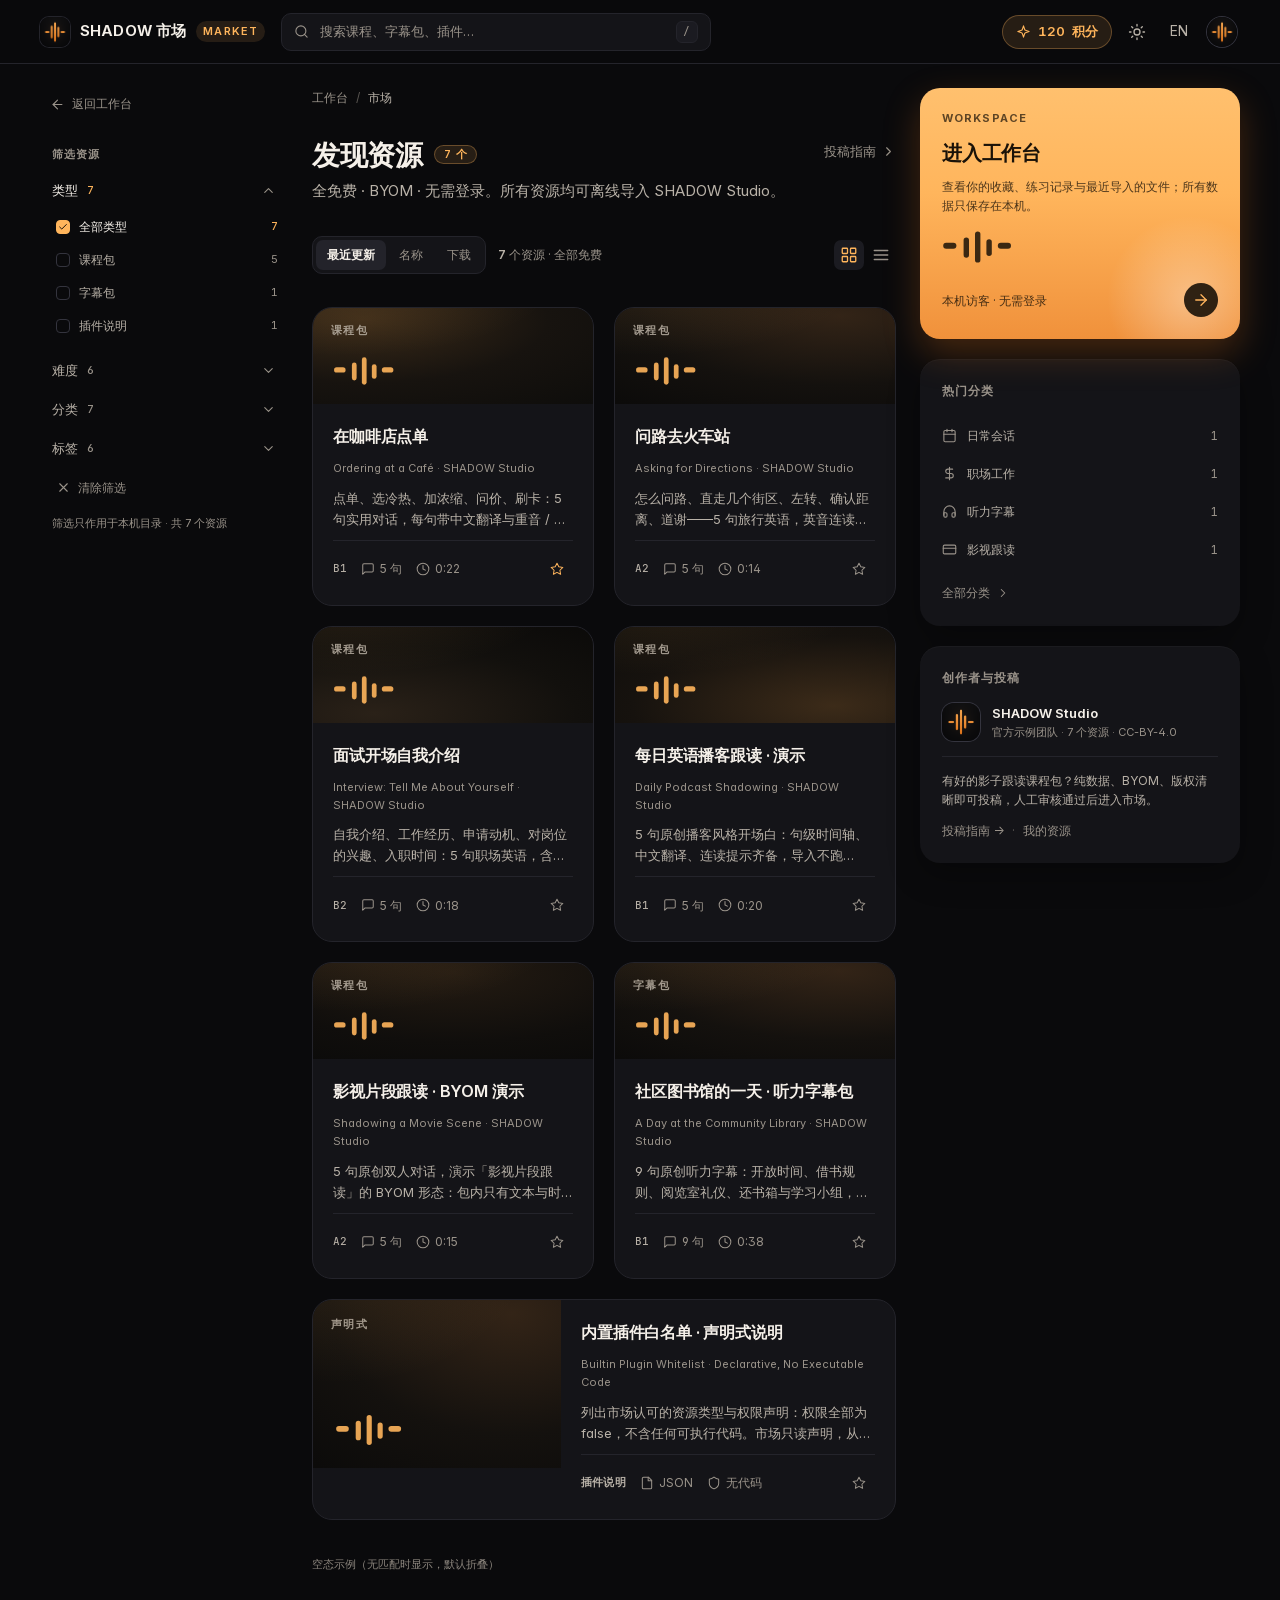
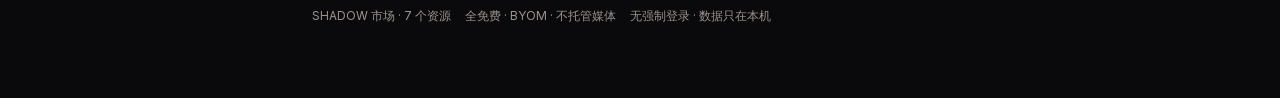
<file: design/mockups/market.html>
<!doctype html>
<html lang="zh-CN" data-theme="dark">
<head>
<meta charset="utf-8" />
<meta name="viewport" content="width=device-width, initial-scale=1" />
<title>SHADOW 市场 · 发现资源（设计稿）</title>
<link rel="stylesheet" href="styles/tokens.css" />
<link rel="stylesheet" href="styles/base.css" />
<link rel="stylesheet" href="styles/pages-market.css" />
</head>
<body>
<a class="skip-link" href="#main">跳到主内容</a>


<!-- ===== 顶栏（与 index.html 同构） ===== -->
<header class="topbar">
  <a class="brand" href="index.html">
    <img class="brand-mark" src="../../market/assets/brand/logo-128.png" width="30" height="30" alt="" />
    <span class="brand-word">SHADOW 市场</span>
    <span class="brand-label">MARKET</span>
  </a>

  <label class="search">
    <svg class="icon icon-sm" viewBox="0 0 24 24"><circle cx="11" cy="11" r="8"/><path d="m21 21-4.3-4.3"/></svg>
    <input type="search" placeholder="搜索课程、字幕包、插件…" aria-label="搜索资源" />
    <span class="kbd">/</span>
  </label>

  <div class="topbar-actions">
    <span class="pill-points" title="积分：免费获取，不可购买/转让/提现">
      <svg class="icon icon-sm" viewBox="0 0 24 24"><path d="m12 3-1.9 5.8a2 2 0 0 1-1.3 1.3L3 12l5.8 1.9a2 2 0 0 1 1.3 1.3L12 21l1.9-5.8a2 2 0 0 1 1.3-1.3L21 12l-5.8-1.9a2 2 0 0 1-1.3-1.3z"/></svg>
      <span class="num">120</span> 积分
    </span>
    <button class="icon-btn" data-theme-toggle aria-label="切换主题" title="切换深色 / 浅色">
      <svg class="icon" viewBox="0 0 24 24"><circle cx="12" cy="12" r="4"/><path d="M12 2v2M12 20v2M4.93 4.93l1.41 1.41M17.66 17.66l1.41 1.41M2 12h2M20 12h2M6.34 17.66l-1.41 1.41M19.07 4.93l-1.41 1.41"/></svg>
    </button>
    <button class="icon-btn" aria-label="切换语言" title="Switch language">EN</button>
    <button class="user-chip" aria-label="账户菜单">
      <img class="avatar" src="../../market/assets/brand/logo-128.png" alt="" />
    </button>
  </div>
</header>

<!-- ===== 三栏 ===== -->
<div class="app">

  <!-- 左栏：市场筛选（默认只展开「类型」，其余折叠） -->
  <aside class="sidebar" aria-label="市场筛选">
    <a class="back-link" href="index.html">
      <svg class="icon icon-sm" viewBox="0 0 24 24"><path d="m12 19-7-7 7-7"/><path d="M19 12H5"/></svg>
      返回工作台
    </a>

    <nav class="side-group" aria-label="筛选分组">
      <p class="side-label eyebrow">筛选资源</p>

      <details class="filter-group" open>
        <summary class="filter-summary">
          类型
          <span class="count">7</span>
          <svg class="icon icon-sm chev" viewBox="0 0 24 24"><path d="m6 9 6 6 6-6"/></svg>
        </summary>
        <div class="filter-list">
          <a class="filter-item is-checked" href="#">
            <span class="box"><svg class="icon" viewBox="0 0 24 24"><path d="M20 6 9 17l-5-5"/></svg></span>
            全部类型
            <span class="count">7</span>
          </a>
          <a class="filter-item" href="#">
            <span class="box"><svg class="icon" viewBox="0 0 24 24"><path d="M20 6 9 17l-5-5"/></svg></span>
            课程包
            <span class="count">5</span>
          </a>
          <a class="filter-item" href="#">
            <span class="box"><svg class="icon" viewBox="0 0 24 24"><path d="M20 6 9 17l-5-5"/></svg></span>
            字幕包
            <span class="count">1</span>
          </a>
          <a class="filter-item" href="#">
            <span class="box"><svg class="icon" viewBox="0 0 24 24"><path d="M20 6 9 17l-5-5"/></svg></span>
            插件说明
            <span class="count">1</span>
          </a>
        </div>
      </details>

      <details class="filter-group">
        <summary class="filter-summary">
          难度
          <span class="count">6</span>
          <svg class="icon icon-sm chev" viewBox="0 0 24 24"><path d="m6 9 6 6 6-6"/></svg>
        </summary>
        <div class="filter-list">
          <a class="filter-item" href="#"><span class="box"><svg class="icon" viewBox="0 0 24 24"><path d="M20 6 9 17l-5-5"/></svg></span>A2<span class="count">2</span></a>
          <a class="filter-item" href="#"><span class="box"><svg class="icon" viewBox="0 0 24 24"><path d="M20 6 9 17l-5-5"/></svg></span>B1<span class="count">3</span></a>
          <a class="filter-item" href="#"><span class="box"><svg class="icon" viewBox="0 0 24 24"><path d="M20 6 9 17l-5-5"/></svg></span>B2<span class="count">1</span></a>
        </div>
      </details>

      <details class="filter-group">
        <summary class="filter-summary">
          分类
          <span class="count">7</span>
          <svg class="icon icon-sm chev" viewBox="0 0 24 24"><path d="m6 9 6 6 6-6"/></svg>
        </summary>
        <div class="filter-list">
          <a class="filter-item" href="#"><span class="box"><svg class="icon" viewBox="0 0 24 24"><path d="M20 6 9 17l-5-5"/></svg></span>日常会话<span class="count">1</span></a>
          <a class="filter-item" href="#"><span class="box"><svg class="icon" viewBox="0 0 24 24"><path d="M20 6 9 17l-5-5"/></svg></span>出行旅行<span class="count">1</span></a>
          <a class="filter-item" href="#"><span class="box"><svg class="icon" viewBox="0 0 24 24"><path d="M20 6 9 17l-5-5"/></svg></span>职场工作<span class="count">1</span></a>
          <a class="filter-item" href="#"><span class="box"><svg class="icon" viewBox="0 0 24 24"><path d="M20 6 9 17l-5-5"/></svg></span>播客跟读<span class="count">1</span></a>
          <a class="filter-item" href="#"><span class="box"><svg class="icon" viewBox="0 0 24 24"><path d="M20 6 9 17l-5-5"/></svg></span>影视跟读<span class="count">1</span></a>
          <a class="filter-item" href="#"><span class="box"><svg class="icon" viewBox="0 0 24 24"><path d="M20 6 9 17l-5-5"/></svg></span>听力字幕<span class="count">1</span></a>
          <a class="filter-item" href="#"><span class="box"><svg class="icon" viewBox="0 0 24 24"><path d="M20 6 9 17l-5-5"/></svg></span>工具与插件<span class="count">1</span></a>
        </div>
      </details>

      <details class="filter-group">
        <summary class="filter-summary">
          标签
          <span class="count">6</span>
          <svg class="icon icon-sm chev" viewBox="0 0 24 24"><path d="m6 9 6 6 6-6"/></svg>
        </summary>
        <div class="filter-list">
          <a class="filter-item" href="#"><span class="box"><svg class="icon" viewBox="0 0 24 24"><path d="M20 6 9 17l-5-5"/></svg></span>B1<span class="count">3</span></a>
          <a class="filter-item" href="#"><span class="box"><svg class="icon" viewBox="0 0 24 24"><path d="M20 6 9 17l-5-5"/></svg></span>连读<span class="count">3</span></a>
          <a class="filter-item" href="#"><span class="box"><svg class="icon" viewBox="0 0 24 24"><path d="M20 6 9 17l-5-5"/></svg></span>A2<span class="count">2</span></a>
          <a class="filter-item" href="#"><span class="box"><svg class="icon" viewBox="0 0 24 24"><path d="M20 6 9 17l-5-5"/></svg></span>听力<span class="count">2</span></a>
          <a class="filter-item" href="#"><span class="box"><svg class="icon" viewBox="0 0 24 24"><path d="M20 6 9 17l-5-5"/></svg></span>BYOM 演示<span class="count">2</span></a>
          <a class="filter-item" href="#"><span class="box"><svg class="icon" viewBox="0 0 24 24"><path d="M20 6 9 17l-5-5"/></svg></span>日常<span class="count">1</span></a>
        </div>
      </details>

      <a class="filter-clear" href="#">
        <svg class="icon icon-sm" viewBox="0 0 24 24"><path d="M18 6 6 18M6 6l12 12"/></svg>
        清除筛选
      </a>
      <p class="filter-foot tiny faint">筛选只作用于本机目录 · 共 7 个资源</p>
    </nav>
  </aside>

  <!-- 主内容 -->
  <main class="main" id="main">

    <nav class="breadcrumb" aria-label="面包屑">
      <a href="index.html">工作台</a>
      <span class="sep">/</span>
      <span class="current">市场</span>
    </nav>

    <section class="page-head market-head">
      <div class="market-head-title">
        <div>
          <h1>发现资源 <span class="market-count">7 个</span></h1>
          <p class="lead" style="margin-top:6px">全免费 · BYOM · 无需登录。所有资源均可离线导入 SHADOW Studio。</p>
        </div>
        <a class="section-link" href="contribute.html">
          投稿指南
          <svg class="icon icon-sm" viewBox="0 0 24 24"><path d="m9 18 6-6-6-6"/></svg>
        </a>
      </div>

      <!-- 移动端筛选：单行横滑 chips（桌面隐藏，左侧栏负责） -->
      <div class="mobile-filters" role="group" aria-label="快捷筛选">
        <a class="chip is-active" href="#">全部类型</a>
        <a class="chip" href="#">课程包 <span class="count">5</span></a>
        <a class="chip" href="#">字幕包</a>
        <a class="chip" href="#">插件说明</a>
        <a class="chip" href="#">B1 <span class="count">3</span></a>
        <a class="chip" href="#">日常</a>
        <a class="chip" href="#">连读</a>
      </div>
    </section>

    <!-- 排序 / 视图切换 -->
    <div class="results-bar">
      <div class="results-left">
        <div class="seg" role="group" aria-label="排序方式">
          <button class="seg-item is-active" aria-pressed="true">最近更新</button>
          <button class="seg-item" aria-pressed="false">名称</button>
          <button class="seg-item" aria-pressed="false">下载</button>
        </div>
        <span class="result-count"><b>7</b> 个资源 · 全部免费</span>
      </div>
      <div class="view-toggle" role="group" aria-label="视图切换">
        <button class="icon-btn is-active" aria-label="网格视图" aria-pressed="true">
          <svg class="icon" viewBox="0 0 24 24"><rect width="7" height="7" x="3" y="3" rx="1"/><rect width="7" height="7" x="14" y="3" rx="1"/><rect width="7" height="7" x="14" y="14" rx="1"/><rect width="7" height="7" x="3" y="14" rx="1"/></svg>
        </button>
        <button class="icon-btn" aria-label="列表视图" aria-pressed="false">
          <svg class="icon" viewBox="0 0 24 24"><path d="M3 6h18M3 12h18M3 18h18"/></svg>
        </button>
      </div>
    </div>

    <!-- 资源网格：7 条真实 catalog 数据（5 课程 + 1 字幕包 + 1 插件说明）
         信息层级：封面只留类型标签文字；标题 16/600；来源 13；描述 12；底部 meta（等级/句数/时长）+ 收藏 -->
    <div class="market-grid">

      <a class="res-card" href="resource.html">
        <div class="cover">
          <svg class="wave" viewBox="0 0 160 60"><g fill="currentColor"><rect x="2" y="23" width="22" height="10" rx="5"/><rect x="36" y="14" width="9" height="34" rx="4.5"/><rect x="55" y="4" width="9" height="52" rx="4.5"/><rect x="74" y="17" width="9" height="28" rx="4.5"/><rect x="93" y="23" width="22" height="10" rx="5"/></g></svg>
          <span class="cover-type">课程包</span>
        </div>
        <div class="res-body">
          <span class="res-title">在咖啡店点单</span>
          <span class="res-sub">Ordering at a Café · SHADOW Studio</span>
          <p class="res-desc">点单、选冷热、加浓缩、问价、刷卡：5 句实用对话，每句带中文翻译与重音 / 连读提示。</p>
          <div class="res-meta">
            <span class="res-level">B1</span>
            <span><svg class="icon" viewBox="0 0 24 24"><path d="M21 15a2 2 0 0 1-2 2H7l-4 4V5a2 2 0 0 1 2-2h14a2 2 0 0 1 2 2z"/></svg>5 句</span>
            <span><svg class="icon" viewBox="0 0 24 24"><circle cx="12" cy="12" r="10"/><polyline points="12 6 12 12 16 14"/></svg>0:22</span>
            <button class="res-fav is-on" aria-label="取消收藏" title="已收藏">
              <svg class="icon" viewBox="0 0 24 24"><path d="M12 2l3.09 6.26L22 9.27l-5 4.87 1.18 6.88L12 17.77l-6.18 3.25L7 14.14 2 9.27l6.91-1.01z"/></svg>
            </button>
          </div>
        </div>
      </a>

      <a class="res-card" href="resource.html">
        <div class="cover cover-2">
          <svg class="wave" viewBox="0 0 160 60"><g fill="currentColor"><rect x="2" y="23" width="22" height="10" rx="5"/><rect x="36" y="14" width="9" height="34" rx="4.5"/><rect x="55" y="4" width="9" height="52" rx="4.5"/><rect x="74" y="17" width="9" height="28" rx="4.5"/><rect x="93" y="23" width="22" height="10" rx="5"/></g></svg>
          <span class="cover-type">课程包</span>
        </div>
        <div class="res-body">
          <span class="res-title">问路去火车站</span>
          <span class="res-sub">Asking for Directions · SHADOW Studio</span>
          <p class="res-desc">怎么问路、直走几个街区、左转、确认距离、道谢——5 句旅行英语，英音连读提示。</p>
          <div class="res-meta">
            <span class="res-level">A2</span>
            <span><svg class="icon" viewBox="0 0 24 24"><path d="M21 15a2 2 0 0 1-2 2H7l-4 4V5a2 2 0 0 1 2-2h14a2 2 0 0 1 2 2z"/></svg>5 句</span>
            <span><svg class="icon" viewBox="0 0 24 24"><circle cx="12" cy="12" r="10"/><polyline points="12 6 12 12 16 14"/></svg>0:14</span>
            <button class="res-fav" aria-label="收藏" title="收藏">
              <svg class="icon" viewBox="0 0 24 24"><path d="M12 2l3.09 6.26L22 9.27l-5 4.87 1.18 6.88L12 17.77l-6.18 3.25L7 14.14 2 9.27l6.91-1.01z"/></svg>
            </button>
          </div>
        </div>
      </a>

      <a class="res-card" href="resource.html">
        <div class="cover cover-3">
          <svg class="wave" viewBox="0 0 160 60"><g fill="currentColor"><rect x="2" y="23" width="22" height="10" rx="5"/><rect x="36" y="14" width="9" height="34" rx="4.5"/><rect x="55" y="4" width="9" height="52" rx="4.5"/><rect x="74" y="17" width="9" height="28" rx="4.5"/><rect x="93" y="23" width="22" height="10" rx="5"/></g></svg>
          <span class="cover-type">课程包</span>
        </div>
        <div class="res-body">
          <span class="res-title">面试开场自我介绍</span>
          <span class="res-sub">Interview: Tell Me About Yourself · SHADOW Studio</span>
          <p class="res-desc">自我介绍、工作经历、申请动机、对岗位的兴趣、入职时间：5 句职场英语，含重音提示。</p>
          <div class="res-meta">
            <span class="res-level">B2</span>
            <span><svg class="icon" viewBox="0 0 24 24"><path d="M21 15a2 2 0 0 1-2 2H7l-4 4V5a2 2 0 0 1 2-2h14a2 2 0 0 1 2 2z"/></svg>5 句</span>
            <span><svg class="icon" viewBox="0 0 24 24"><circle cx="12" cy="12" r="10"/><polyline points="12 6 12 12 16 14"/></svg>0:18</span>
            <button class="res-fav" aria-label="收藏" title="收藏">
              <svg class="icon" viewBox="0 0 24 24"><path d="M12 2l3.09 6.26L22 9.27l-5 4.87 1.18 6.88L12 17.77l-6.18 3.25L7 14.14 2 9.27l6.91-1.01z"/></svg>
            </button>
          </div>
        </div>
      </a>

      <a class="res-card" href="resource.html">
        <div class="cover cover-4">
          <svg class="wave" viewBox="0 0 160 60"><g fill="currentColor"><rect x="2" y="23" width="22" height="10" rx="5"/><rect x="36" y="14" width="9" height="34" rx="4.5"/><rect x="55" y="4" width="9" height="52" rx="4.5"/><rect x="74" y="17" width="9" height="28" rx="4.5"/><rect x="93" y="23" width="22" height="10" rx="5"/></g></svg>
          <span class="cover-type">课程包</span>
        </div>
        <div class="res-body">
          <span class="res-title">每日英语播客跟读 · 演示</span>
          <span class="res-sub">Daily Podcast Shadowing · SHADOW Studio</span>
          <p class="res-desc">5 句原创播客风格开场白：句级时间轴、中文翻译、连读提示齐备，导入不跑 ASR。</p>
          <div class="res-meta">
            <span class="res-level">B1</span>
            <span><svg class="icon" viewBox="0 0 24 24"><path d="M21 15a2 2 0 0 1-2 2H7l-4 4V5a2 2 0 0 1 2-2h14a2 2 0 0 1 2 2z"/></svg>5 句</span>
            <span><svg class="icon" viewBox="0 0 24 24"><circle cx="12" cy="12" r="10"/><polyline points="12 6 12 12 16 14"/></svg>0:20</span>
            <button class="res-fav" aria-label="收藏" title="收藏">
              <svg class="icon" viewBox="0 0 24 24"><path d="M12 2l3.09 6.26L22 9.27l-5 4.87 1.18 6.88L12 17.77l-6.18 3.25L7 14.14 2 9.27l6.91-1.01z"/></svg>
            </button>
          </div>
        </div>
      </a>

      <a class="res-card" href="resource.html">
        <div class="cover cover-5">
          <svg class="wave" viewBox="0 0 160 60"><g fill="currentColor"><rect x="2" y="23" width="22" height="10" rx="5"/><rect x="36" y="14" width="9" height="34" rx="4.5"/><rect x="55" y="4" width="9" height="52" rx="4.5"/><rect x="74" y="17" width="9" height="28" rx="4.5"/><rect x="93" y="23" width="22" height="10" rx="5"/></g></svg>
          <span class="cover-type">课程包</span>
        </div>
        <div class="res-body">
          <span class="res-title">影视片段跟读 · BYOM 演示</span>
          <span class="res-sub">Shadowing a Movie Scene · SHADOW Studio</span>
          <p class="res-desc">5 句原创双人对话，演示「影视片段跟读」的 BYOM 形态：包内只有文本与时间轴。</p>
          <div class="res-meta">
            <span class="res-level">A2</span>
            <span><svg class="icon" viewBox="0 0 24 24"><path d="M21 15a2 2 0 0 1-2 2H7l-4 4V5a2 2 0 0 1 2-2h14a2 2 0 0 1 2 2z"/></svg>5 句</span>
            <span><svg class="icon" viewBox="0 0 24 24"><circle cx="12" cy="12" r="10"/><polyline points="12 6 12 12 16 14"/></svg>0:15</span>
            <button class="res-fav" aria-label="收藏" title="收藏">
              <svg class="icon" viewBox="0 0 24 24"><path d="M12 2l3.09 6.26L22 9.27l-5 4.87 1.18 6.88L12 17.77l-6.18 3.25L7 14.14 2 9.27l6.91-1.01z"/></svg>
            </button>
          </div>
        </div>
      </a>

      <a class="res-card" href="resource.html">
        <div class="cover cover-2">
          <svg class="wave" viewBox="0 0 160 60"><g fill="currentColor"><rect x="2" y="23" width="22" height="10" rx="5"/><rect x="36" y="14" width="9" height="34" rx="4.5"/><rect x="55" y="4" width="9" height="52" rx="4.5"/><rect x="74" y="17" width="9" height="28" rx="4.5"/><rect x="93" y="23" width="22" height="10" rx="5"/></g></svg>
          <span class="cover-type">字幕包</span>
        </div>
        <div class="res-body">
          <span class="res-title">社区图书馆的一天 · 听力字幕包</span>
          <span class="res-sub">A Day at the Community Library · SHADOW Studio</span>
          <p class="res-desc">9 句原创听力字幕：开放时间、借书规则、阅览室礼仪、还书箱与学习小组，可下载 .srt 备选导入。</p>
          <div class="res-meta">
            <span class="res-level">B1</span>
            <span><svg class="icon" viewBox="0 0 24 24"><path d="M21 15a2 2 0 0 1-2 2H7l-4 4V5a2 2 0 0 1 2-2h14a2 2 0 0 1 2 2z"/></svg>9 句</span>
            <span><svg class="icon" viewBox="0 0 24 24"><circle cx="12" cy="12" r="10"/><polyline points="12 6 12 12 16 14"/></svg>0:38</span>
            <button class="res-fav" aria-label="收藏" title="收藏">
              <svg class="icon" viewBox="0 0 24 24"><path d="M12 2l3.09 6.26L22 9.27l-5 4.87 1.18 6.88L12 17.77l-6.18 3.25L7 14.14 2 9.27l6.91-1.01z"/></svg>
            </button>
          </div>
        </div>
      </a>

      <!-- 第 7 条：插件白名单（声明式，横跨两列做视觉节奏收尾） -->
      <a class="res-card res-card--wide" href="resource.html">
        <div class="cover cover-5">
          <svg class="wave" viewBox="0 0 160 60"><g fill="currentColor"><rect x="2" y="23" width="22" height="10" rx="5"/><rect x="36" y="14" width="9" height="34" rx="4.5"/><rect x="55" y="4" width="9" height="52" rx="4.5"/><rect x="74" y="17" width="9" height="28" rx="4.5"/><rect x="93" y="23" width="22" height="10" rx="5"/></g></svg>
          <span class="cover-type">声明式</span>
        </div>
        <div class="res-body">
          <span class="res-title">内置插件白名单 · 声明式说明</span>
          <span class="res-sub">Builtin Plugin Whitelist · Declarative, No Executable Code</span>
          <p class="res-desc">列出市场认可的资源类型与权限声明：权限全部为 false，不含任何可执行代码。市场只读声明，从不加载或执行插件。</p>
          <div class="res-meta">
            <span class="res-level">插件说明</span>
            <span><svg class="icon" viewBox="0 0 24 24"><path d="M14.5 2H6a2 2 0 0 0-2 2v16a2 2 0 0 0 2 2h12a2 2 0 0 0 2-2V7.5z"/><polyline points="14 2 14 8 20 8"/></svg>JSON</span>
            <span><svg class="icon" viewBox="0 0 24 24"><path d="M20 13c0 5-3.5 7.5-7.66 8.95a1 1 0 0 1-.67-.01C7.5 20.5 4 18 4 13V6a1 1 0 0 1 1-1c2 0 4.5-1.2 6.24-2.72a1.17 1.17 0 0 1 1.52 0C14.51 3.81 17 5 19 5a1 1 0 0 1 1 1z"/></svg>无代码</span>
            <button class="res-fav" aria-label="收藏" title="收藏">
              <svg class="icon" viewBox="0 0 24 24"><path d="M12 2l3.09 6.26L22 9.27l-5 4.87 1.18 6.88L12 17.77l-6.18 3.25L7 14.14 2 9.27l6.91-1.01z"/></svg>
            </button>
          </div>
        </div>
      </a>
    </div>

    <!-- 空态组件（设计稿示意：真实页面仅在筛选无结果时出现，此处折叠留档不占屏） -->
    <details class="empty-demo">
      <summary class="tiny faint">空态示例（无匹配时显示，默认折叠）</summary>
      <div class="empty">
        <svg class="empty-art" viewBox="0 0 160 60" aria-hidden="true"><g fill="none" stroke="currentColor" stroke-width="2" stroke-linecap="round"><path d="M8 34h14"/><path d="M30 26v16"/><path d="M36 18v32"/><path d="M42 28v12"/><path d="M48 34h14"/></g></svg>
        <p class="empty-title">没有找到匹配的资源</p>
        <p class="empty-text">试试更短的关键词、切换到「全部类型」，或者清除筛选后再看一次。</p>
        <a class="btn btn-secondary btn-sm" href="#">清除筛选</a>
      </div>
    </details>

    <p class="footer-note">
      <span>SHADOW 市场 · 7 个资源</span>
      <span>全免费 · BYOM · 不托管媒体</span>
      <span>无强制登录 · 数据只在本机</span>
    </p>
  </main>

  <!-- 右栏：3 个块（1 个强调 CTA + 2 个信息块） -->
  <aside class="rail" aria-label="工作台与分类">
    <a class="cta-market" href="index.html">
      <span class="cta-eyebrow">Workspace</span>
      <h3>进入工作台</h3>
      <p>查看你的收藏、练习记录与最近导入的文件；所有数据只保存在本机。</p>
      <svg class="wave" viewBox="0 0 160 60"><g fill="currentColor"><rect x="2" y="23" width="22" height="10" rx="5"/><rect x="36" y="14" width="9" height="34" rx="4.5"/><rect x="55" y="4" width="9" height="52" rx="4.5"/><rect x="74" y="17" width="9" height="28" rx="4.5"/><rect x="93" y="23" width="22" height="10" rx="5"/></g></svg>
      <span class="cta-foot">
        <span class="micro" style="opacity:.8">本机访客 · 无需登录</span>
        <span class="cta-arrow">
          <svg class="icon" viewBox="0 0 24 24"><path d="M5 12h14"/><path d="m12 5 7 7-7 7"/></svg>
        </span>
      </span>
    </a>

    <div class="rail-card">
      <p class="rail-title">热门分类</p>
      <div class="rail-list">
        <a class="rail-item" href="#">
          <svg class="icon" viewBox="0 0 24 24"><path d="M8 2v4M16 2v4"/><rect width="18" height="18" x="3" y="4" rx="2"/><path d="M3 10h18"/></svg>
          日常会话
          <span class="count">1</span>
        </a>
        <a class="rail-item" href="#">
          <svg class="icon" viewBox="0 0 24 24"><path d="M12 2v20M17 5H9.5a3.5 3.5 0 0 0 0 7h5a3.5 3.5 0 0 1 0 7H6"/></svg>
          职场工作
          <span class="count">1</span>
        </a>
        <a class="rail-item" href="#">
          <svg class="icon" viewBox="0 0 24 24"><path d="M3 18v-6a9 9 0 0 1 18 0v6"/><path d="M21 19a2 2 0 0 1-2 2h-1a2 2 0 0 1-2-2v-3a2 2 0 0 1 2-2h3zM3 19a2 2 0 0 0 2 2h1a2 2 0 0 0 2-2v-3a2 2 0 0 0-2-2H3z"/></svg>
          听力字幕
          <span class="count">1</span>
        </a>
        <a class="rail-item" href="#">
          <svg class="icon" viewBox="0 0 24 24"><rect width="20" height="14" x="2" y="5" rx="2" ry="2"/><line x1="2" x2="22" y1="10" y2="10"/></svg>
          影视跟读
          <span class="count">1</span>
        </a>
      </div>
      <a class="rail-link" href="#">
        全部分类
        <svg class="icon" viewBox="0 0 24 24"><path d="m9 18 6-6-6-6"/></svg>
      </a>
    </div>

    <div class="rail-card">
      <p class="rail-title">创作者与投稿</p>
      <div class="rail-creator">
        <img class="avatar" src="../../market/assets/brand/logo-128.png" alt="" />
        <div class="flex-1">
          <div class="rail-creator-name">SHADOW Studio</div>
          <div class="rail-creator-meta">官方示例团队 · 7 个资源 · CC-BY-4.0</div>
        </div>
      </div>
      <div class="rail-divider"></div>
      <p class="rail-tip-text">有好的影子跟读课程包？纯数据、BYOM、版权清晰即可投稿，人工审核通过后进入市场。</p>
      <div class="rail-foot-links">
        <a href="contribute.html">投稿指南 →</a>
        <span class="sep">·</span>
        <a href="library.html">我的资源</a>
      </div>
    </div>
  </aside>
</div>

<!-- 移动端底部导航（与工作台一致） -->
<nav class="mobile-nav" aria-label="移动端导航">
  <div class="mobile-nav-inner">
    <a class="mobile-nav-item" href="index.html">
      <svg class="icon" viewBox="0 0 24 24"><path d="m3 9 9-7 9 7v11a2 2 0 0 1-2 2H5a2 2 0 0 1-2-2z"/><polyline points="9 22 9 12 15 12 15 22"/></svg>
      工作台
    </a>
    <a class="mobile-nav-item is-active" href="market.html">
      <svg class="icon" viewBox="0 0 24 24"><circle cx="12" cy="12" r="10"/><polygon points="16.24 7.76 14.12 14.12 7.76 16.24 9.88 9.88 16.24 7.76"/></svg>
      市场
    </a>
    <a class="mobile-nav-item" href="library.html">
      <svg class="icon" viewBox="0 0 24 24"><path d="M12 2l3.09 6.26L22 9.27l-5 4.87 1.18 6.88L12 17.77l-6.18 3.25L7 14.14 2 9.27l6.91-1.01z"/></svg>
      收藏
    </a>
    <a class="mobile-nav-item" href="points.html">
      <svg class="icon" viewBox="0 0 24 24"><rect x="3" y="8" width="18" height="4" rx="1"/><path d="M12 8v13M19 12v7a2 2 0 0 1-2 2H7a2 2 0 0 1-2-2v-7"/><path d="M7.5 8a2.5 2.5 0 0 1 0-5C11 3 12 8 12 8s1-5 4.5-5a2.5 2.5 0 0 1 0 5"/></svg>
      积分
    </a>
  </div>
</nav>

<script>
  // 仅设计稿预览：?theme=light 切换主题；顶栏主题按钮在本机切换 data-theme
  (function () {
    var q = new URLSearchParams(location.search).get('theme');
    if (q === 'light' || q === 'dark') document.documentElement.dataset.theme = q;
    document.querySelectorAll('[data-theme-toggle]').forEach(function (btn) {
      btn.addEventListener('click', function () {
        var el = document.documentElement;
        el.dataset.theme = el.dataset.theme === 'light' ? 'dark' : 'light';
      });
    });
  })();
</script>
</body>
</html>
</file>
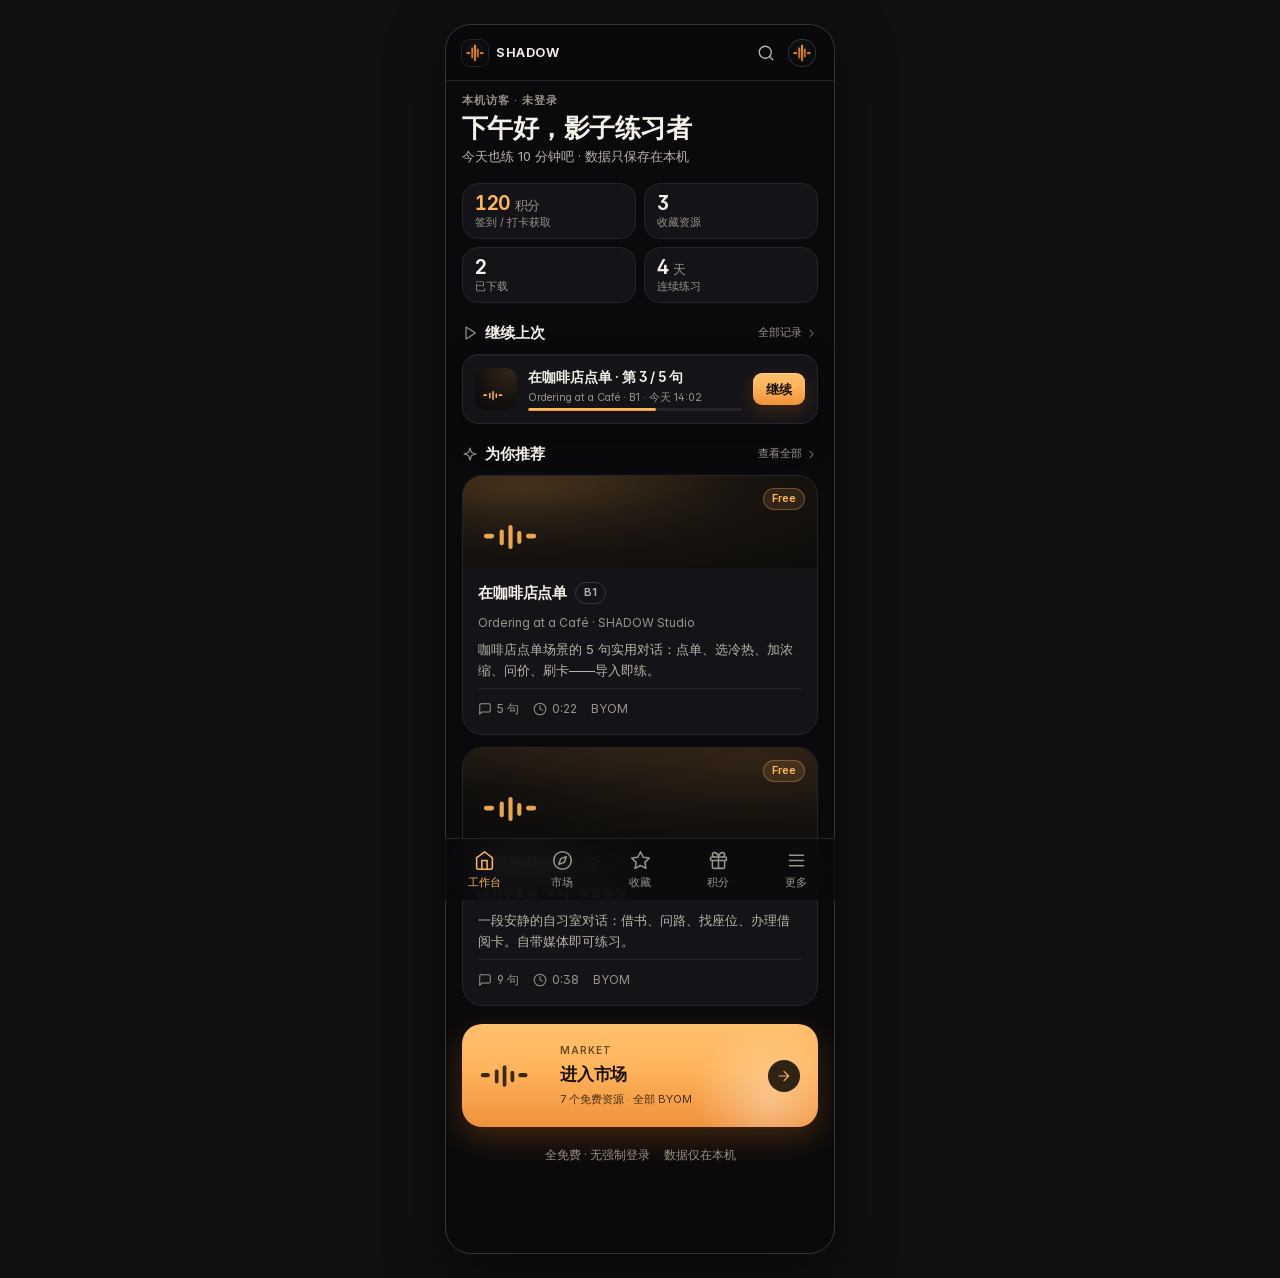
<file: design/mockups/mobile-home.html>
<!doctype html>
<html lang="zh-CN" data-theme="dark">
<head>
<meta charset="utf-8" />
<meta name="viewport" content="width=device-width, initial-scale=1, viewport-fit=cover" />
<title>SHADOW 市场 · 移动端工作台（设计稿 390×844）</title>
<link rel="stylesheet" href="styles/tokens.css" />
<link rel="stylesheet" href="styles/base.css" />
<link rel="stylesheet" href="styles/pages-personal.css" />
</head>
<body class="mobile-page">
<a class="skip-link" href="#main">跳到主内容</a>

<div class="m-shell">

  <!-- 顶栏 56：品牌 icon + 搜索 + 头像 -->
  <header class="m-topbar">
    <a class="m-brand" href="mobile-home.html" aria-label="SHADOW 市场工作台">
      <img class="brand-mark" src="../../market/assets/brand/logo-128.png" width="26" height="26" alt="" />
      <span class="word">SHADOW</span>
    </a>
    <div class="m-topbar-actions">
      <button class="icon-btn" aria-label="搜索资源">
        <svg class="icon" viewBox="0 0 24 24"><circle cx="11" cy="11" r="8"/><path d="m21 21-4.3-4.3"/></svg>
      </button>
      <button class="user-chip" aria-label="账户菜单">
        <img class="avatar" src="../../market/assets/brand/logo-128.png" alt="" />
      </button>
    </div>
  </header>

  <main class="m-main" id="main">

    <!-- 问候 -->
    <section class="m-greet">
      <span class="eyebrow">本机访客 · 未登录</span>
      <h1>下午好，影子练习者</h1>
      <p>今天也练 10 分钟吧 · 数据只保存在本机</p>
    </section>

    <!-- 2×2 数据 -->
    <section class="m-stat-grid" aria-label="我的数据">
      <div class="stat stat-accent">
        <span class="stat-value">120<span class="unit">积分</span></span>
        <span class="stat-label">签到 / 打卡获取</span>
      </div>
      <div class="stat">
        <span class="stat-value">3</span>
        <span class="stat-label">收藏资源</span>
      </div>
      <div class="stat">
        <span class="stat-value">2</span>
        <span class="stat-label">已下载</span>
      </div>
      <div class="stat">
        <span class="stat-value">4<span class="unit">天</span></span>
        <span class="stat-label">连续练习</span>
      </div>
    </section>

    <!-- 继续上次 -->
    <section class="m-section">
      <div class="m-section-head">
        <span class="m-section-title">
          <svg class="icon" viewBox="0 0 24 24"><polygon points="6 3 20 12 6 21 6 3"/></svg>
          继续上次
        </span>
        <a class="m-link" href="library.html">全部记录
          <svg class="icon" viewBox="0 0 24 24"><path d="m9 18 6-6-6-6"/></svg>
        </a>
      </div>

      <div class="m-continue">
        <div class="m-continue-cover" aria-hidden="true">
          <svg class="wave" viewBox="0 0 160 60"><g fill="currentColor"><rect x="2" y="23" width="22" height="10" rx="5"/><rect x="36" y="14" width="9" height="34" rx="4.5"/><rect x="55" y="4" width="9" height="52" rx="4.5"/><rect x="74" y="17" width="9" height="28" rx="4.5"/><rect x="93" y="23" width="22" height="10" rx="5"/></g></svg>
        </div>
        <div class="m-continue-body">
          <span class="m-continue-title">在咖啡店点单 · 第 3 / 5 句</span>
          <span class="m-continue-meta">Ordering at a Café · B1 · 今天 14:02</span>
          <div class="progress"><div class="progress-fill" style="width:60%"></div></div>
        </div>
        <a class="btn btn-primary m-continue-go" href="resource.html">继续</a>
      </div>
    </section>

    <!-- 为你推荐 -->
    <section class="m-section">
      <div class="m-section-head">
        <span class="m-section-title">
          <svg class="icon" viewBox="0 0 24 24"><path d="m12 3-1.9 5.8a2 2 0 0 1-1.3 1.3L3 12l5.8 1.9a2 2 0 0 1 1.3 1.3L12 21l1.9-5.8a2 2 0 0 1 1.3-1.3L21 12l-5.8-1.9a2 2 0 0 1-1.3-1.3z"/></svg>
          为你推荐
        </span>
        <a class="m-link" href="mobile-market.html">查看全部
          <svg class="icon" viewBox="0 0 24 24"><path d="m9 18 6-6-6-6"/></svg>
        </a>
      </div>

      <div class="m-res-list">
        <a class="res-card" href="resource.html">
          <div class="cover">
            <svg class="wave" viewBox="0 0 160 60"><g fill="currentColor"><rect x="2" y="23" width="22" height="10" rx="5"/><rect x="36" y="14" width="9" height="34" rx="4.5"/><rect x="55" y="4" width="9" height="52" rx="4.5"/><rect x="74" y="17" width="9" height="28" rx="4.5"/><rect x="93" y="23" width="22" height="10" rx="5"/></g></svg>
            <span class="badge badge-soft">Free</span>
          </div>
          <div class="res-body">
            <span class="res-title">在咖啡店点单 <span class="badge badge-outline">B1</span></span>
            <span class="res-sub">Ordering at a Café · SHADOW Studio</span>
            <p class="res-desc">咖啡店点单场景的 5 句实用对话：点单、选冷热、加浓缩、问价、刷卡——导入即练。</p>
            <div class="res-meta">
              <span><svg class="icon" viewBox="0 0 24 24"><path d="M21 15a2 2 0 0 1-2 2H7l-4 4V5a2 2 0 0 1 2-2h14a2 2 0 0 1 2 2z"/></svg>5 句</span>
              <span><svg class="icon" viewBox="0 0 24 24"><circle cx="12" cy="12" r="10"/><polyline points="12 6 12 12 16 14"/></svg>0:22</span>
              <span>BYOM</span>
            </div>
          </div>
        </a>

        <a class="res-card" href="resource.html">
          <div class="cover cover-2">
            <svg class="wave" viewBox="0 0 160 60"><g fill="currentColor"><rect x="2" y="23" width="22" height="10" rx="5"/><rect x="36" y="14" width="9" height="34" rx="4.5"/><rect x="55" y="4" width="9" height="52" rx="4.5"/><rect x="74" y="17" width="9" height="28" rx="4.5"/><rect x="93" y="23" width="22" height="10" rx="5"/></g></svg>
            <span class="badge badge-soft">Free</span>
          </div>
          <div class="res-body">
            <span class="res-title">社区图书馆的一天 <span class="badge badge-outline">B1</span></span>
            <span class="res-sub">听力字幕包 · 9 句 · 字幕类型</span>
            <p class="res-desc">一段安静的自习室对话：借书、问路、找座位、办理借阅卡。自带媒体即可练习。</p>
            <div class="res-meta">
              <span><svg class="icon" viewBox="0 0 24 24"><path d="M21 15a2 2 0 0 1-2 2H7l-4 4V5a2 2 0 0 1 2-2h14a2 2 0 0 1 2 2z"/></svg>9 句</span>
              <span><svg class="icon" viewBox="0 0 24 24"><circle cx="12" cy="12" r="10"/><polyline points="12 6 12 12 16 14"/></svg>0:38</span>
              <span>BYOM</span>
            </div>
          </div>
        </a>
      </div>
    </section>

    <!-- 进入市场 -->
    <a class="m-cta" href="mobile-market.html">
      <svg class="wave" viewBox="0 0 160 60" aria-hidden="true"><g fill="currentColor"><rect x="2" y="23" width="22" height="10" rx="5"/><rect x="36" y="14" width="9" height="34" rx="4.5"/><rect x="55" y="4" width="9" height="52" rx="4.5"/><rect x="74" y="17" width="9" height="28" rx="4.5"/><rect x="93" y="23" width="22" height="10" rx="5"/></g></svg>
      <span class="m-cta-body">
        <span class="eyebrow">Market</span>
        <b>进入市场</b>
        <span>7 个免费资源 · 全部 BYOM</span>
      </span>
      <span class="m-cta-arrow">
        <svg class="icon" viewBox="0 0 24 24"><path d="M5 12h14"/><path d="m12 5 7 7-7 7"/></svg>
      </span>
    </a>

    <p class="footer-note" style="justify-content:center;text-align:center">
      <span>全免费 · 无强制登录</span>
      <span>数据仅在本机</span>
    </p>
  </main>
</div>

<!-- 底部导航 4 项（fixed，不遮内容） -->
<nav class="mobile-nav" aria-label="移动端主导航">
  <div class="mobile-nav-inner">
    <a class="mobile-nav-item is-active" href="mobile-home.html" aria-current="page">
      <svg class="icon" viewBox="0 0 24 24"><path d="m3 9 9-7 9 7v11a2 2 0 0 1-2 2H5a2 2 0 0 1-2-2z"/><polyline points="9 22 9 12 15 12 15 22"/></svg>
      工作台
    </a>
    <a class="mobile-nav-item" href="mobile-market.html">
      <svg class="icon" viewBox="0 0 24 24"><circle cx="12" cy="12" r="10"/><polygon points="16.24 7.76 14.12 14.12 7.76 16.24 9.88 9.88 16.24 7.76"/></svg>
      市场
    </a>
    <a class="mobile-nav-item" href="library.html">
      <svg class="icon" viewBox="0 0 24 24"><path d="M12 2l3.09 6.26L22 9.27l-5 4.87 1.18 6.88L12 17.77l-6.18 3.25L7 14.14 2 9.27l6.91-1.01z"/></svg>
      收藏
    </a>
    <a class="mobile-nav-item" href="points.html">
      <svg class="icon" viewBox="0 0 24 24"><rect x="3" y="8" width="18" height="4" rx="1"/><path d="M12 8v13M19 12v7a2 2 0 0 1-2 2H7a2 2 0 0 1-2-2v-7"/><path d="M7.5 8a2.5 2.5 0 0 1 0-5C11 3 12 8 12 8s1-5 4.5-5a2.5 2.5 0 0 1 0 5"/></svg>
      积分
    </a>
  <a class="mobile-nav-item" href="settings.html">
        <svg class="icon" viewBox="0 0 24 24"><path d="M4 6h16M4 12h16M4 18h16"/></svg>
        更多
      </a>
    </div>
</nav>

<script>
  (function () {
    var q = new URLSearchParams(location.search).get('theme');
    if (q === 'light' || q === 'dark') document.documentElement.dataset.theme = q;
  })();
</script>
</body>
</html>
</file>
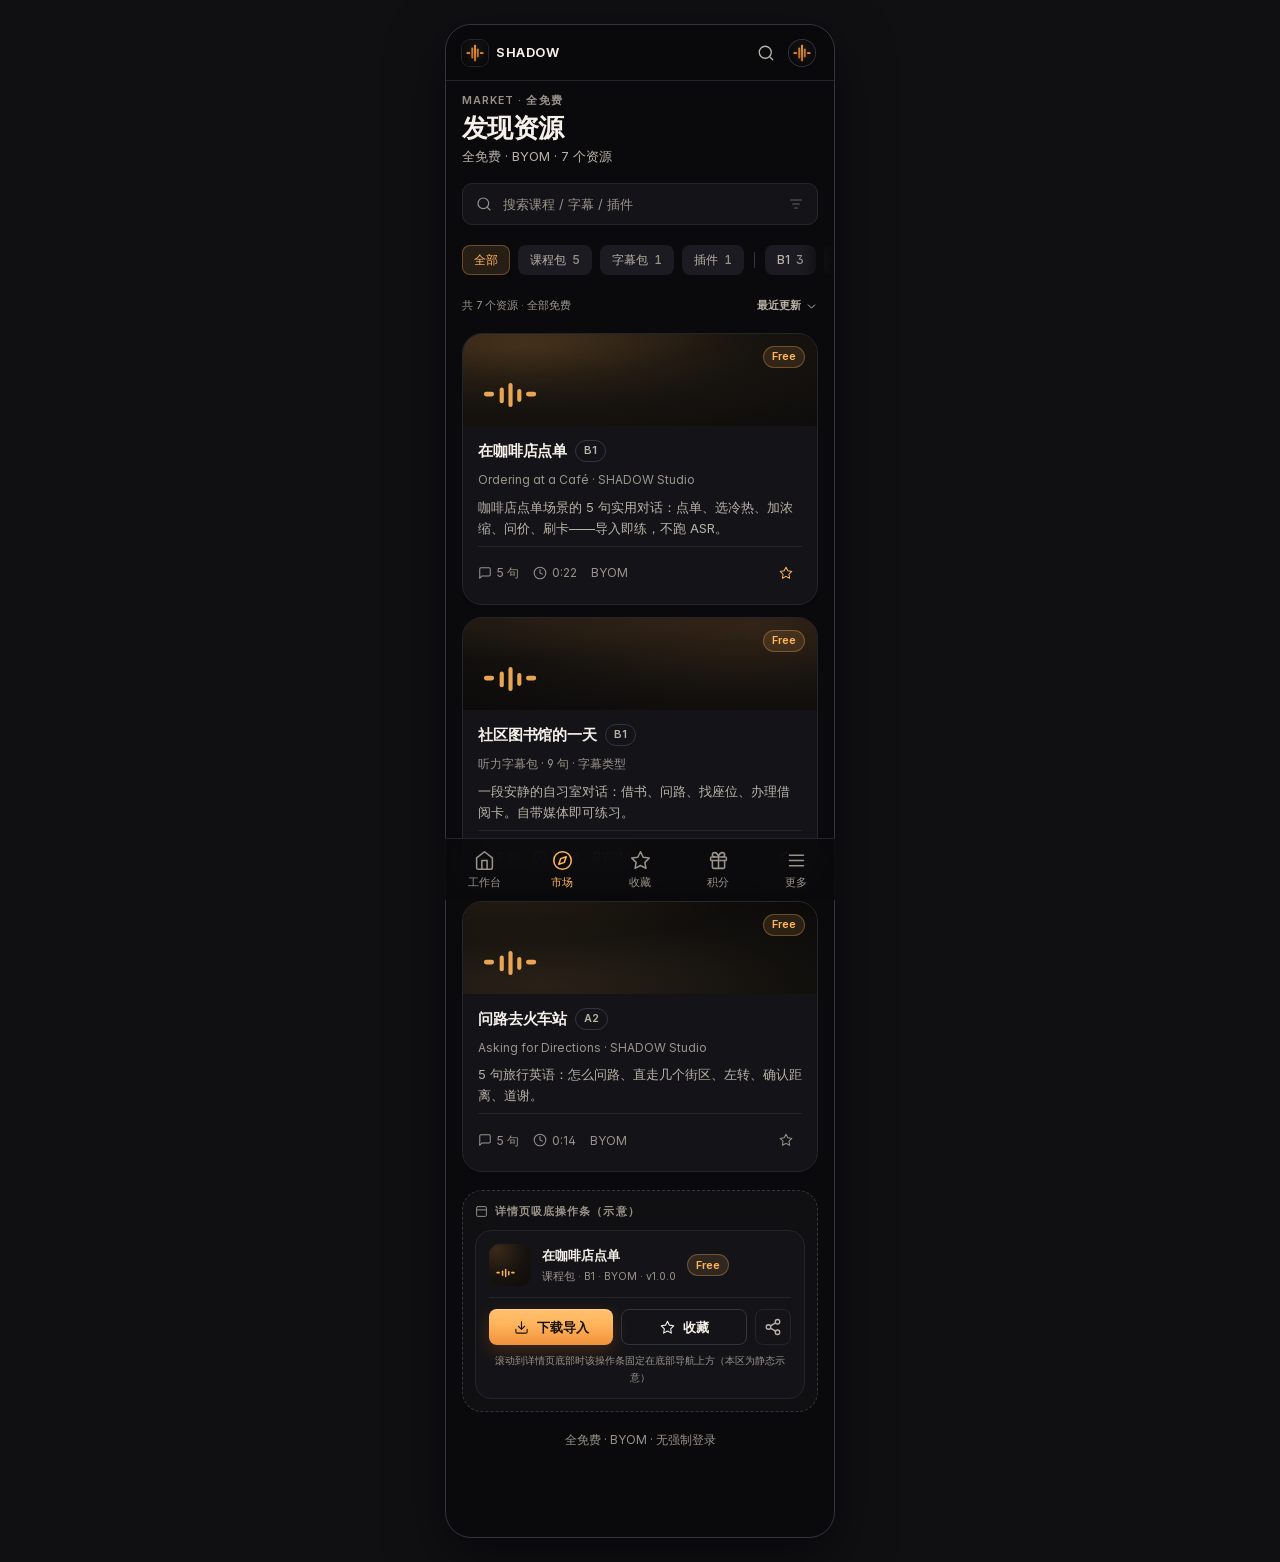
<file: design/mockups/mobile-market.html>
<!doctype html>
<html lang="zh-CN" data-theme="dark">
<head>
<meta charset="utf-8" />
<meta name="viewport" content="width=device-width, initial-scale=1, viewport-fit=cover" />
<title>SHADOW 市场 · 移动端市场（设计稿 390×844）</title>
<link rel="stylesheet" href="styles/tokens.css" />
<link rel="stylesheet" href="styles/base.css" />
<link rel="stylesheet" href="styles/pages-personal.css" />
</head>
<body class="mobile-page">
<a class="skip-link" href="#main">跳到主内容</a>

<div class="m-shell">

  <!-- 顶栏 56：品牌 icon + 搜索 icon + 头像 -->
  <header class="m-topbar">
    <a class="m-brand" href="mobile-home.html" aria-label="SHADOW 市场工作台">
      <img class="brand-mark" src="../../market/assets/brand/logo-128.png" width="26" height="26" alt="" />
      <span class="word">SHADOW</span>
    </a>
    <div class="m-topbar-actions">
      <button class="icon-btn" aria-label="搜索资源">
        <svg class="icon" viewBox="0 0 24 24"><circle cx="11" cy="11" r="8"/><path d="m21 21-4.3-4.3"/></svg>
      </button>
      <button class="user-chip" aria-label="账户菜单">
        <img class="avatar" src="../../market/assets/brand/logo-128.png" alt="" />
      </button>
    </div>
  </header>

  <main class="m-main" id="main">

    <!-- 页头 + 搜索 -->
    <section class="m-greet" style="gap:4px">
      <span class="eyebrow">Market · 全免费</span>
      <h1>发现资源</h1>
      <p>全免费 · BYOM · 7 个资源</p>
    </section>

    <label class="m-search">
      <svg class="icon" viewBox="0 0 24 24"><circle cx="11" cy="11" r="8"/><path d="m21 21-4.3-4.3"/></svg>
      <input type="search" placeholder="搜索课程 / 字幕 / 插件" aria-label="搜索资源" />
      <svg class="icon" viewBox="0 0 24 24" style="opacity:.6"><line x1="4" y1="6" x2="20" y2="6"/><line x1="7" y1="12" x2="17" y2="12"/><line x1="10" y1="18" x2="14" y2="18"/></svg>
    </label>

    <!-- 单行横滑筛选 chips（类型 + 难度，不换行） -->
    <div class="m-chip-wrap" aria-label="资源筛选">
      <div class="m-chip-row">
        <button class="chip is-active" type="button">全部</button>
        <button class="chip" type="button">课程包 <span class="count">5</span></button>
        <button class="chip" type="button">字幕包 <span class="count">1</span></button>
        <button class="chip" type="button">插件 <span class="count">1</span></button>
        <span class="m-chip-sep" aria-hidden="true"></span>
        <button class="chip" type="button">B1 <span class="count">3</span></button>
        <button class="chip" type="button">A2 <span class="count">2</span></button>
        <button class="chip" type="button">B2 <span class="count">1</span></button>
      </div>
    </div>

    <!-- 排序 / 数量 -->
    <div class="m-sort">
      <span>共 7 个资源 · 全部免费</span>
      <button class="m-sort-btn" type="button">
        最近更新
        <svg class="icon" viewBox="0 0 24 24"><path d="m6 9 6 6 6-6"/></svg>
      </button>
    </div>

    <!-- 资源卡（单列大卡） -->
    <section class="m-res-list" aria-label="资源列表">
      <a class="res-card" href="resource.html">
        <div class="cover">
          <svg class="wave" viewBox="0 0 160 60"><g fill="currentColor"><rect x="2" y="23" width="22" height="10" rx="5"/><rect x="36" y="14" width="9" height="34" rx="4.5"/><rect x="55" y="4" width="9" height="52" rx="4.5"/><rect x="74" y="17" width="9" height="28" rx="4.5"/><rect x="93" y="23" width="22" height="10" rx="5"/></g></svg>
          <span class="badge badge-soft">Free</span>
        </div>
        <div class="res-body">
          <span class="res-title">在咖啡店点单 <span class="badge badge-outline">B1</span></span>
          <span class="res-sub">Ordering at a Café · SHADOW Studio</span>
          <p class="res-desc">咖啡店点单场景的 5 句实用对话：点单、选冷热、加浓缩、问价、刷卡——导入即练，不跑 ASR。</p>
          <div class="res-meta">
            <span><svg class="icon" viewBox="0 0 24 24"><path d="M21 15a2 2 0 0 1-2 2H7l-4 4V5a2 2 0 0 1 2-2h14a2 2 0 0 1 2 2z"/></svg>5 句</span>
            <span><svg class="icon" viewBox="0 0 24 24"><circle cx="12" cy="12" r="10"/><polyline points="12 6 12 12 16 14"/></svg>0:22</span>
            <span>BYOM</span>
            <button class="res-fav is-on" aria-label="取消收藏" title="已收藏">
              <svg class="icon" viewBox="0 0 24 24"><path d="M12 2l3.09 6.26L22 9.27l-5 4.87 1.18 6.88L12 17.77l-6.18 3.25L7 14.14 2 9.27l6.91-1.01z"/></svg>
            </button>
          </div>
        </div>
      </a>

      <a class="res-card" href="resource.html">
        <div class="cover cover-2">
          <svg class="wave" viewBox="0 0 160 60"><g fill="currentColor"><rect x="2" y="23" width="22" height="10" rx="5"/><rect x="36" y="14" width="9" height="34" rx="4.5"/><rect x="55" y="4" width="9" height="52" rx="4.5"/><rect x="74" y="17" width="9" height="28" rx="4.5"/><rect x="93" y="23" width="22" height="10" rx="5"/></g></svg>
          <span class="badge badge-soft">Free</span>
        </div>
        <div class="res-body">
          <span class="res-title">社区图书馆的一天 <span class="badge badge-outline">B1</span></span>
          <span class="res-sub">听力字幕包 · 9 句 · 字幕类型</span>
          <p class="res-desc">一段安静的自习室对话：借书、问路、找座位、办理借阅卡。自带媒体即可练习。</p>
          <div class="res-meta">
            <span><svg class="icon" viewBox="0 0 24 24"><path d="M21 15a2 2 0 0 1-2 2H7l-4 4V5a2 2 0 0 1 2-2h14a2 2 0 0 1 2 2z"/></svg>9 句</span>
            <span><svg class="icon" viewBox="0 0 24 24"><circle cx="12" cy="12" r="10"/><polyline points="12 6 12 12 16 14"/></svg>0:38</span>
            <span>BYOM</span>
            <button class="res-fav" aria-label="收藏" title="收藏">
              <svg class="icon" viewBox="0 0 24 24"><path d="M12 2l3.09 6.26L22 9.27l-5 4.87 1.18 6.88L12 17.77l-6.18 3.25L7 14.14 2 9.27l6.91-1.01z"/></svg>
            </button>
          </div>
        </div>
      </a>

      <a class="res-card" href="resource.html">
        <div class="cover cover-3">
          <svg class="wave" viewBox="0 0 160 60"><g fill="currentColor"><rect x="2" y="23" width="22" height="10" rx="5"/><rect x="36" y="14" width="9" height="34" rx="4.5"/><rect x="55" y="4" width="9" height="52" rx="4.5"/><rect x="74" y="17" width="9" height="28" rx="4.5"/><rect x="93" y="23" width="22" height="10" rx="5"/></g></svg>
          <span class="badge badge-soft">Free</span>
        </div>
        <div class="res-body">
          <span class="res-title">问路去火车站 <span class="badge badge-outline">A2</span></span>
          <span class="res-sub">Asking for Directions · SHADOW Studio</span>
          <p class="res-desc">5 句旅行英语：怎么问路、直走几个街区、左转、确认距离、道谢。</p>
          <div class="res-meta">
            <span><svg class="icon" viewBox="0 0 24 24"><path d="M21 15a2 2 0 0 1-2 2H7l-4 4V5a2 2 0 0 1 2-2h14a2 2 0 0 1 2 2z"/></svg>5 句</span>
            <span><svg class="icon" viewBox="0 0 24 24"><circle cx="12" cy="12" r="10"/><polyline points="12 6 12 12 16 14"/></svg>0:14</span>
            <span>BYOM</span>
            <button class="res-fav" aria-label="收藏" title="收藏">
              <svg class="icon" viewBox="0 0 24 24"><path d="M12 2l3.09 6.26L22 9.27l-5 4.87 1.18 6.88L12 17.77l-6.18 3.25L7 14.14 2 9.27l6.91-1.01z"/></svg>
            </button>
          </div>
        </div>
      </a>
    </section>

    <!-- 详情吸底操作条示意（静态展示，非本页固定） -->
    <section class="m-detail-demo" aria-label="资源详情吸底操作条示意">
      <span class="m-detail-demo-label">
        <svg class="icon" viewBox="0 0 24 24"><rect x="3" y="3" width="18" height="18" rx="2"/><path d="M3 9h18"/></svg>
        详情页吸底操作条（示意）
      </span>
      <div class="m-detail-card">
        <div class="m-detail-hero">
          <div class="m-detail-cover" aria-hidden="true">
            <svg class="wave" viewBox="0 0 160 60"><g fill="currentColor"><rect x="2" y="23" width="22" height="10" rx="5"/><rect x="36" y="14" width="9" height="34" rx="4.5"/><rect x="55" y="4" width="9" height="52" rx="4.5"/><rect x="74" y="17" width="9" height="28" rx="4.5"/><rect x="93" y="23" width="22" height="10" rx="5"/></g></svg>
          </div>
          <div class="m-detail-hero-body">
            <span class="m-detail-hero-title">在咖啡店点单</span>
            <span class="m-detail-hero-sub">课程包 · B1 · BYOM · v1.0.0</span>
          </div>
          <span class="badge badge-soft">Free</span>
        </div>
        <div class="m-actionbar">
          <button class="btn btn-primary" type="button">
            <svg class="icon icon-sm" viewBox="0 0 24 24"><path d="M21 15v4a2 2 0 0 1-2 2H5a2 2 0 0 1-2-2v-4"/><polyline points="7 10 12 15 17 10"/><line x1="12" y1="15" x2="12" y2="3"/></svg>
            下载导入
          </button>
          <button class="btn btn-secondary" type="button">
            <svg class="icon icon-sm" viewBox="0 0 24 24"><path d="M12 2l3.09 6.26L22 9.27l-5 4.87 1.18 6.88L12 17.77l-6.18 3.25L7 14.14 2 9.27l6.91-1.01z"/></svg>
            收藏
          </button>
          <button class="btn btn-icon" type="button" aria-label="分享">
            <svg class="icon" viewBox="0 0 24 24"><circle cx="18" cy="5" r="3"/><circle cx="6" cy="12" r="3"/><circle cx="18" cy="19" r="3"/><line x1="8.59" y1="13.51" x2="15.42" y2="17.49"/><line x1="15.41" y1="6.51" x2="8.59" y2="10.49"/></svg>
          </button>
        </div>
        <p class="m-actionbar-note">滚动到详情页底部时该操作条固定在底部导航上方（本区为静态示意）</p>
      </div>
    </section>

    <p class="footer-note" style="justify-content:center;text-align:center">
      <span>全免费 · BYOM · 无强制登录</span>
    </p>
  </main>
</div>

<!-- 底部导航 4 项（fixed，不遮内容） -->
<nav class="mobile-nav" aria-label="移动端主导航">
  <div class="mobile-nav-inner">
    <a class="mobile-nav-item" href="mobile-home.html">
      <svg class="icon" viewBox="0 0 24 24"><path d="m3 9 9-7 9 7v11a2 2 0 0 1-2 2H5a2 2 0 0 1-2-2z"/><polyline points="9 22 9 12 15 12 15 22"/></svg>
      工作台
    </a>
    <a class="mobile-nav-item is-active" href="mobile-market.html" aria-current="page">
      <svg class="icon" viewBox="0 0 24 24"><circle cx="12" cy="12" r="10"/><polygon points="16.24 7.76 14.12 14.12 7.76 16.24 9.88 9.88 16.24 7.76"/></svg>
      市场
    </a>
    <a class="mobile-nav-item" href="library.html">
      <svg class="icon" viewBox="0 0 24 24"><path d="M12 2l3.09 6.26L22 9.27l-5 4.87 1.18 6.88L12 17.77l-6.18 3.25L7 14.14 2 9.27l6.91-1.01z"/></svg>
      收藏
    </a>
    <a class="mobile-nav-item" href="points.html">
      <svg class="icon" viewBox="0 0 24 24"><rect x="3" y="8" width="18" height="4" rx="1"/><path d="M12 8v13M19 12v7a2 2 0 0 1-2 2H7a2 2 0 0 1-2-2v-7"/><path d="M7.5 8a2.5 2.5 0 0 1 0-5C11 3 12 8 12 8s1-5 4.5-5a2.5 2.5 0 0 1 0 5"/></svg>
      积分
    </a>
  <a class="mobile-nav-item" href="settings.html">
        <svg class="icon" viewBox="0 0 24 24"><path d="M4 6h16M4 12h16M4 18h16"/></svg>
        更多
      </a>
    </div>
</nav>

<script>
  (function () {
    var q = new URLSearchParams(location.search).get('theme');
    if (q === 'light' || q === 'dark') document.documentElement.dataset.theme = q;
  })();
</script>
</body>
</html>
</file>
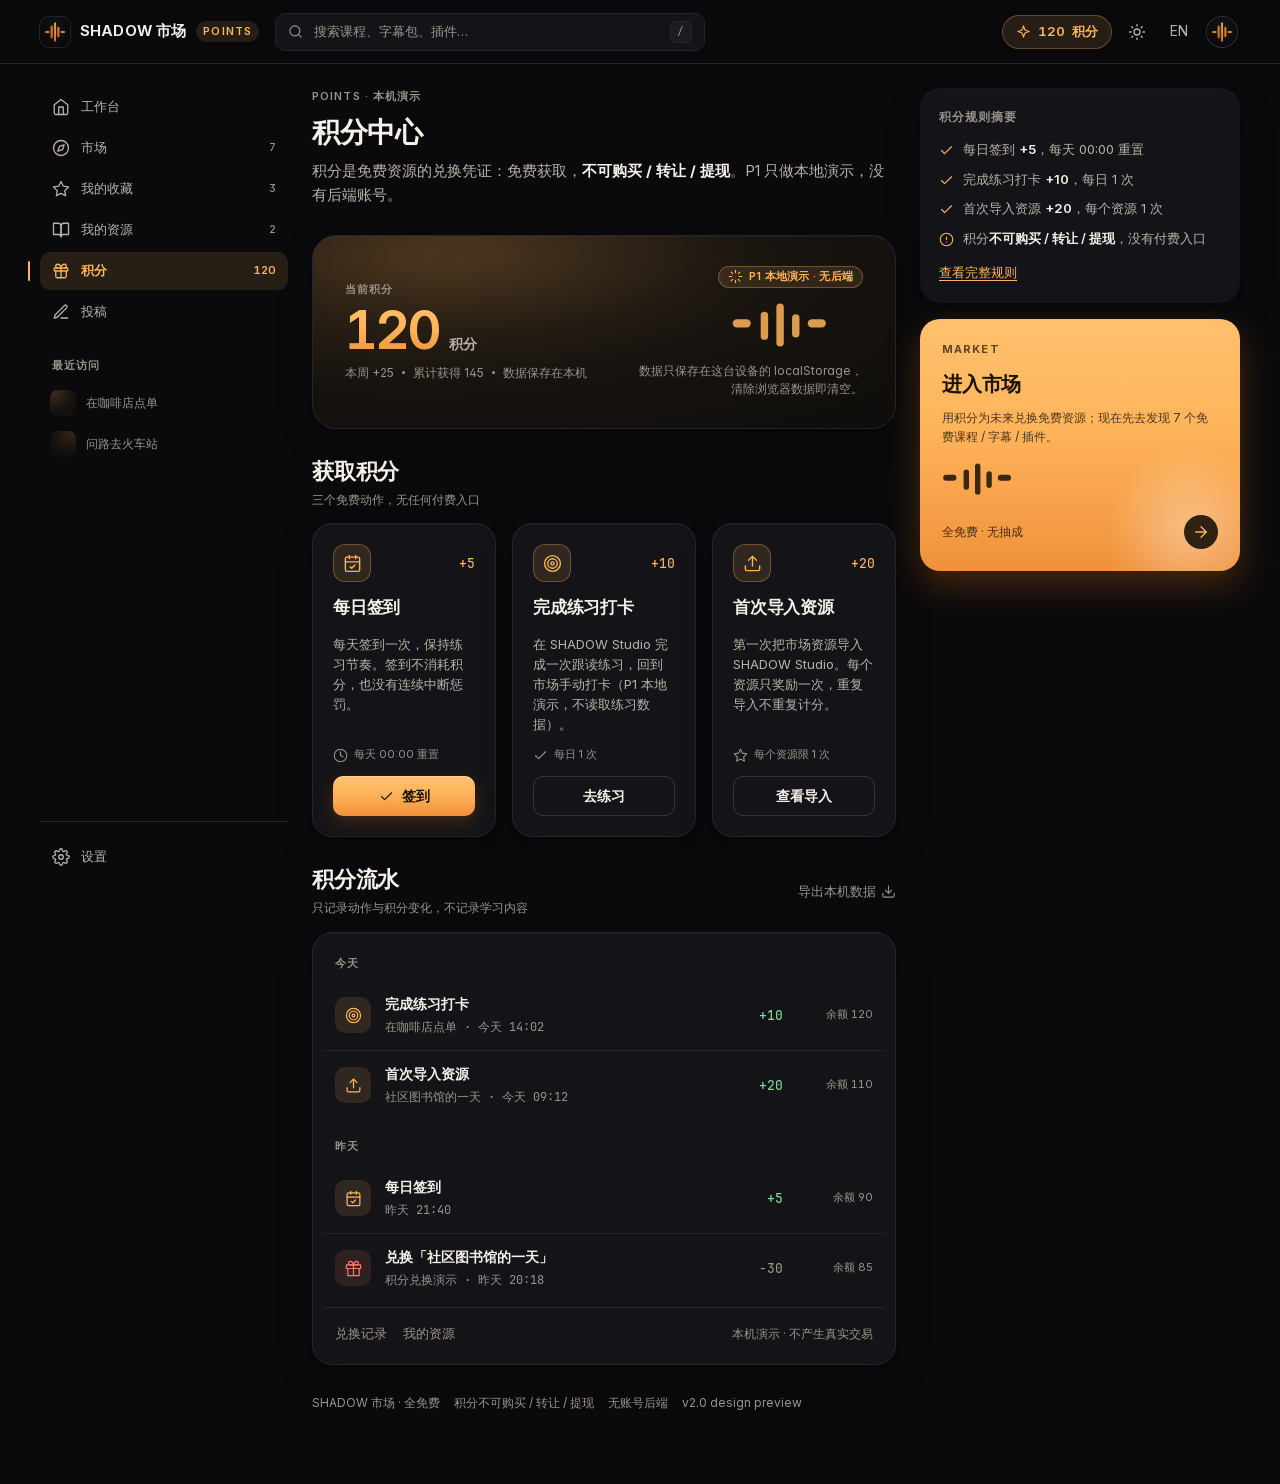
<file: design/mockups/points.html>
<!doctype html>
<html lang="zh-CN" data-theme="dark">
<head>
<meta charset="utf-8" />
<meta name="viewport" content="width=device-width, initial-scale=1" />
<title>SHADOW 市场 · 积分中心（设计稿）</title>
<link rel="stylesheet" href="styles/tokens.css" />
<link rel="stylesheet" href="styles/base.css" />
<link rel="stylesheet" href="styles/pages-personal.css" />
</head>
<body>
<a class="skip-link" href="#main">跳到主内容</a>

<!-- ===== 顶栏（与 index.html 同构） ===== -->
<header class="topbar">
  <a class="brand" href="index.html">
    <img class="brand-mark" src="../../market/assets/brand/logo-128.png" width="30" height="30" alt="" />
    <span class="brand-word">SHADOW 市场</span>
    <span class="brand-label">POINTS</span>
  </a>

  <label class="search">
    <svg class="icon icon-sm" viewBox="0 0 24 24"><circle cx="11" cy="11" r="8"/><path d="m21 21-4.3-4.3"/></svg>
    <input type="search" placeholder="搜索课程、字幕包、插件…" aria-label="搜索资源" />
    <span class="kbd">/</span>
  </label>

  <div class="topbar-actions">
    <span class="pill-points" title="积分：免费获取，不可购买/转让/提现">
      <svg class="icon icon-sm" viewBox="0 0 24 24"><path d="m12 3-1.9 5.8a2 2 0 0 1-1.3 1.3L3 12l5.8 1.9a2 2 0 0 1 1.3 1.3L12 21l1.9-5.8a2 2 0 0 1 1.3-1.3L21 12l-5.8-1.9a2 2 0 0 1-1.3-1.3z"/></svg>
      <span class="num">120</span> 积分
    </span>
    <button class="icon-btn" data-theme-toggle aria-label="切换主题" title="切换深色 / 浅色">
      <svg class="icon" viewBox="0 0 24 24"><circle cx="12" cy="12" r="4"/><path d="M12 2v2M12 20v2M4.93 4.93l1.41 1.41M17.66 17.66l1.41 1.41M2 12h2M20 12h2M6.34 17.66l-1.41 1.41M19.07 4.93l-1.41 1.41"/></svg>
    </button>
    <button class="icon-btn" aria-label="切换语言" title="Switch language">EN</button>
    <button class="user-chip" aria-label="账户菜单">
      <img class="avatar" src="../../market/assets/brand/logo-128.png" alt="" />
    </button>
  </div>
</header>

<!-- ===== 三栏 ===== -->
<div class="app">

  <!-- 左导航 -->
  <aside class="sidebar" aria-label="主导航">
    <nav class="side-group">
      <a class="side-item" href="index.html">
        <svg class="icon" viewBox="0 0 24 24"><path d="m3 9 9-7 9 7v11a2 2 0 0 1-2 2H5a2 2 0 0 1-2-2z"/><polyline points="9 22 9 12 15 12 15 22"/></svg>
        工作台
      </a>
      <a class="side-item" href="market.html">
        <svg class="icon" viewBox="0 0 24 24"><circle cx="12" cy="12" r="10"/><polygon points="16.24 7.76 14.12 14.12 7.76 16.24 9.88 9.88 16.24 7.76"/></svg>
        市场 <span class="count">7</span>
      </a>
      <a class="side-item" href="library.html">
        <svg class="icon" viewBox="0 0 24 24"><path d="M12 2l3.09 6.26L22 9.27l-5 4.87 1.18 6.88L12 17.77l-6.18 3.25L7 14.14 2 9.27l6.91-1.01z"/></svg>
        我的收藏 <span class="count">3</span>
      </a>
      <a class="side-item" href="library.html">
        <svg class="icon" viewBox="0 0 24 24"><path d="M2 3h6a4 4 0 0 1 4 4v14a3 3 0 0 0-3-3H2z"/><path d="M22 3h-6a4 4 0 0 0-4 4v14a3 3 0 0 1 3-3h7z"/></svg>
        我的资源 <span class="count">2</span>
      </a>
      <a class="side-item is-active" href="points.html" aria-current="page">
        <svg class="icon" viewBox="0 0 24 24"><rect x="3" y="8" width="18" height="4" rx="1"/><path d="M12 8v13M19 12v7a2 2 0 0 1-2 2H7a2 2 0 0 1-2-2v-7"/><path d="M7.5 8a2.5 2.5 0 0 1 0-5C11 3 12 8 12 8s1-5 4.5-5a2.5 2.5 0 0 1 0 5"/></svg>
        积分 <span class="count">120</span>
      </a>
      <a class="side-item" href="contribute.html">
        <svg class="icon" viewBox="0 0 24 24"><path d="M12 20h9"/><path d="M16.5 3.5a2.1 2.1 0 0 1 3 3L7 19l-4 1 1-4z"/></svg>
        投稿
      </a>
    </nav>

    <nav class="side-group" aria-label="最近访问">
      <p class="side-label eyebrow">最近访问</p>
      <a class="side-mini" href="#">
        <span class="thumb" style="background:var(--cover-1)"></span>
        <span class="name">在咖啡店点单</span>
      </a>
      <a class="side-mini" href="#">
        <span class="thumb" style="background:var(--cover-2)"></span>
        <span class="name">问路去火车站</span>
      </a>
    </nav>

    <div class="side-foot">
      <a class="side-item" href="#">
        <svg class="icon" viewBox="0 0 24 24"><circle cx="12" cy="12" r="3"/><path d="M19.4 15a1.65 1.65 0 0 0 .33 1.82l.06.06a2 2 0 1 1-2.83 2.83l-.06-.06a1.65 1.65 0 0 0-1.82-.33 1.65 1.65 0 0 0-1 1.51V21a2 2 0 1 1-4 0v-.09A1.65 1.65 0 0 0 9 19.4a1.65 1.65 0 0 0-1.82.33l-.06.06a2 2 0 1 1-2.83-2.83l.06-.06a1.65 1.65 0 0 0 .33-1.82 1.65 1.65 0 0 0-1.51-1H3a2 2 0 1 1 0-4h.09A1.65 1.65 0 0 0 4.6 9a1.65 1.65 0 0 0-.33-1.82l-.06-.06a2 2 0 1 1 2.83-2.83l.06.06a1.65 1.65 0 0 0 1.82.33H9a1.65 1.65 0 0 0 1-1.51V3a2 2 0 1 1 4 0v.09a1.65 1.65 0 0 0 1 1.51 1.65 1.65 0 0 0 1.82-.33l.06-.06a2 2 0 1 1 2.83 2.83l-.06.06a1.65 1.65 0 0 0-.33 1.82V9a1.65 1.65 0 0 0 1.51 1H21a2 2 0 1 1 0 4h-.09a1.65 1.65 0 0 0-1.51 1z"/></svg>
        设置
      </a>
    </div>
  </aside>

  <!-- 主内容 -->
  <main class="main" id="main">

    <section class="page-head">
      <span class="eyebrow">Points · 本机演示</span>
      <h1>积分中心</h1>
      <p class="lead">积分是免费资源的兑换凭证：免费获取，<b style="color:var(--text)">不可购买 / 转让 / 提现</b>。P1 只做本地演示，没有后端账号。</p>
    </section>

    <!-- 余额 -->
    <section class="points-hero" aria-label="积分余额">
      <div class="points-hero-main">
        <span class="eyebrow">当前积分</span>
        <div class="points-balance"><span class="value">120</span><span class="unit">积分</span></div>
        <div class="points-caption">
          <span>本周 +25</span><span class="inline-dot"></span><span>累计获得 145</span><span class="inline-dot"></span><span>数据保存在本机</span>
        </div>
      </div>
      <div class="points-hero-side">
        <span class="pill-demo">
          <svg class="icon icon-sm" viewBox="0 0 24 24"><path d="M12 2v4M12 18v4M2 12h4M18 12h4M5 5l2.5 2.5M16.5 16.5 19 19M19 5l-2.5 2.5M7.5 16.5 5 19"/></svg>
          P1 本地演示 · 无后端
        </span>
        <svg class="points-hero-wave" viewBox="0 0 160 60" aria-hidden="true"><g fill="currentColor"><rect x="2" y="23" width="22" height="10" rx="5"/><rect x="36" y="14" width="9" height="34" rx="4.5"/><rect x="55" y="4" width="9" height="52" rx="4.5"/><rect x="74" y="17" width="9" height="28" rx="4.5"/><rect x="93" y="23" width="22" height="10" rx="5"/></g></svg>
        <span class="hint">数据只保存在这台设备的 localStorage，<br />清除浏览器数据即清空。</span>
      </div>
    </section>

    <!-- 获取动作 -->
    <section class="section">
      <div class="section-head">
        <div>
          <h2 class="section-title">获取积分</h2>
          <p class="section-sub">三个免费动作，无任何付费入口</p>
        </div>
      </div>

      <div class="points-actions">
        <div class="point-action">
          <div class="point-action-top">
            <span class="point-action-icon">
              <svg class="icon" viewBox="0 0 24 24"><rect x="3" y="4" width="18" height="18" rx="2"/><line x1="16" y1="2" x2="16" y2="6"/><line x1="8" y1="2" x2="8" y2="6"/><line x1="3" y1="10" x2="21" y2="10"/><path d="m9 16 2 2 4-4"/></svg>
            </span>
            <span class="point-reward">+5</span>
          </div>
          <span class="point-action-title">每日签到</span>
          <p class="point-action-desc">每天签到一次，保持练习节奏。签到不消耗积分，也没有连续中断惩罚。</p>
          <div class="point-action-meta">
            <svg class="icon icon-sm" viewBox="0 0 24 24"><circle cx="12" cy="12" r="10"/><polyline points="12 6 12 12 16 14"/></svg>
            每天 00:00 重置
          </div>
          <button class="btn btn-primary" type="button">
            <svg class="icon icon-sm" viewBox="0 0 24 24"><path d="M20 6 9 17l-5-5"/></svg>
            签到
          </button>
        </div>

        <div class="point-action">
          <div class="point-action-top">
            <span class="point-action-icon">
              <svg class="icon" viewBox="0 0 24 24"><circle cx="12" cy="12" r="10"/><circle cx="12" cy="12" r="6"/><circle cx="12" cy="12" r="2"/></svg>
            </span>
            <span class="point-reward">+10</span>
          </div>
          <span class="point-action-title">完成练习打卡</span>
          <p class="point-action-desc">在 SHADOW Studio 完成一次跟读练习，回到市场手动打卡（P1 本地演示，不读取练习数据）。</p>
          <div class="point-action-meta">
            <svg class="icon icon-sm" viewBox="0 0 24 24"><path d="M20 6 9 17l-5-5"/></svg>
            每日 1 次
          </div>
          <button class="btn btn-secondary" type="button">去练习</button>
        </div>

        <div class="point-action">
          <div class="point-action-top">
            <span class="point-action-icon">
              <svg class="icon" viewBox="0 0 24 24"><path d="M21 15v4a2 2 0 0 1-2 2H5a2 2 0 0 1-2-2v-4"/><polyline points="17 8 12 3 7 8"/><line x1="12" y1="3" x2="12" y2="15"/></svg>
            </span>
            <span class="point-reward">+20</span>
          </div>
          <span class="point-action-title">首次导入资源</span>
          <p class="point-action-desc">第一次把市场资源导入 SHADOW Studio。每个资源只奖励一次，重复导入不重复计分。</p>
          <div class="point-action-meta">
            <svg class="icon icon-sm" viewBox="0 0 24 24"><path d="M12 2l3.09 6.26L22 9.27l-5 4.87 1.18 6.88L12 17.77l-6.18 3.25L7 14.14 2 9.27l6.91-1.01z"/></svg>
            每个资源限 1 次
          </div>
          <button class="btn btn-secondary" type="button">查看导入</button>
        </div>
      </div>
    </section>

    <!-- 流水 -->
    <section class="section">
      <div class="section-head">
        <div>
          <h2 class="section-title">积分流水</h2>
          <p class="section-sub">只记录动作与积分变化，不记录学习内容</p>
        </div>
        <a class="section-link" href="#">导出本机数据
          <svg class="icon icon-sm" viewBox="0 0 24 24"><path d="M21 15v4a2 2 0 0 1-2 2H5a2 2 0 0 1-2-2v-4"/><polyline points="7 10 12 15 17 10"/><line x1="12" y1="15" x2="12" y2="3"/></svg>
        </a>
      </div>

      <div class="card ledger">
        <div class="ledger-group">
          <div class="ledger-day">今天</div>
          <div class="list">
            <div class="list-row">
              <div class="list-cover is-earn" aria-hidden="true">
                <svg class="icon" viewBox="0 0 24 24"><circle cx="12" cy="12" r="10"/><circle cx="12" cy="12" r="6"/><circle cx="12" cy="12" r="2"/></svg>
              </div>
              <div class="list-body">
                <span class="list-title">完成练习打卡</span>
                <span class="list-sub">在咖啡店点单 · 今天 14:02</span>
              </div>
              <span class="list-amount pos">+10</span>
              <span class="ledger-balance">余额 120</span>
            </div>
            <div class="list-row">
              <div class="list-cover is-earn" aria-hidden="true">
                <svg class="icon" viewBox="0 0 24 24"><path d="M21 15v4a2 2 0 0 1-2 2H5a2 2 0 0 1-2-2v-4"/><polyline points="17 8 12 3 7 8"/><line x1="12" y1="3" x2="12" y2="15"/></svg>
              </div>
              <div class="list-body">
                <span class="list-title">首次导入资源</span>
                <span class="list-sub">社区图书馆的一天 · 今天 09:12</span>
              </div>
              <span class="list-amount pos">+20</span>
              <span class="ledger-balance">余额 110</span>
            </div>
          </div>
        </div>

        <div class="ledger-group">
          <div class="ledger-day">昨天</div>
          <div class="list">
            <div class="list-row">
              <div class="list-cover is-earn" aria-hidden="true">
                <svg class="icon" viewBox="0 0 24 24"><rect x="3" y="4" width="18" height="18" rx="2"/><line x1="16" y1="2" x2="16" y2="6"/><line x1="8" y1="2" x2="8" y2="6"/><line x1="3" y1="10" x2="21" y2="10"/><path d="m9 16 2 2 4-4"/></svg>
              </div>
              <div class="list-body">
                <span class="list-title">每日签到</span>
                <span class="list-sub">昨天 21:40</span>
              </div>
              <span class="list-amount pos">+5</span>
              <span class="ledger-balance">余额 90</span>
            </div>
            <div class="list-row">
              <div class="list-cover is-spend" aria-hidden="true">
                <svg class="icon" viewBox="0 0 24 24"><path d="M20 12v10H4V12"/><path d="M2 7h20v5H2z"/><path d="M12 22V7"/><path d="M12 7H7.5a2.5 2.5 0 0 1 0-5C11 2 12 7 12 7z"/><path d="M12 7h4.5a2.5 2.5 0 0 0 0-5C13 2 12 7 12 7z"/></svg>
              </div>
              <div class="list-body">
                <span class="list-title">兑换「社区图书馆的一天」</span>
                <span class="list-sub">积分兑换演示 · 昨天 20:18</span>
              </div>
              <span class="list-amount neg">-30</span>
              <span class="ledger-balance">余额 85</span>
            </div>
          </div>
        </div>

        <div class="ledger-foot">
          <div class="row" style="gap:16px">
            <a class="section-link" href="#">兑换记录</a>
            <a class="section-link" href="library.html">我的资源</a>
          </div>
          <span class="hint">本机演示 · 不产生真实交易</span>
        </div>
      </div>
    </section>

    <p class="footer-note">
      <span>SHADOW 市场 · 全免费</span>
      <span>积分不可购买 / 转让 / 提现</span>
      <span>无账号后端</span>
      <span>v2.0 design preview</span>
    </p>
  </main>

  <!-- 右栏 -->
  <aside class="rail" aria-label="积分规则与市场">
    <div class="rail-card">
      <p class="rail-title">积分规则摘要</p>
      <ul class="rules-list">
        <li>
          <svg class="icon" viewBox="0 0 24 24"><path d="M20 6 9 17l-5-5"/></svg>
          <span>每日签到 <b>+5</b>，每天 00:00 重置</span>
        </li>
        <li>
          <svg class="icon" viewBox="0 0 24 24"><path d="M20 6 9 17l-5-5"/></svg>
          <span>完成练习打卡 <b>+10</b>，每日 1 次</span>
        </li>
        <li>
          <svg class="icon" viewBox="0 0 24 24"><path d="M20 6 9 17l-5-5"/></svg>
          <span>首次导入资源 <b>+20</b>，每个资源 1 次</span>
        </li>
        <li>
          <svg class="icon" viewBox="0 0 24 24"><circle cx="12" cy="12" r="10"/><line x1="12" y1="8" x2="12" y2="12"/><line x1="12" y1="16" x2="12.01" y2="16"/></svg>
          <span>积分<b>不可购买 / 转让 / 提现</b>，没有付费入口</span>
        </li>
      </ul>
      <a class="text-link small" href="#" style="margin-top:14px;display:inline-block">查看完整规则</a>
    </div>

    <a class="cta-market" href="market.html">
      <span class="cta-eyebrow">Market</span>
      <h3>进入市场</h3>
      <p>用积分为未来兑换免费资源；现在先去发现 7 个免费课程 / 字幕 / 插件。</p>
      <svg class="wave" viewBox="0 0 160 60"><g fill="currentColor"><rect x="2" y="23" width="22" height="10" rx="5"/><rect x="36" y="14" width="9" height="34" rx="4.5"/><rect x="55" y="4" width="9" height="52" rx="4.5"/><rect x="74" y="17" width="9" height="28" rx="4.5"/><rect x="93" y="23" width="22" height="10" rx="5"/></g></svg>
      <span class="cta-foot">
        <span class="micro" style="opacity:.8">全免费 · 无抽成</span>
        <span class="cta-arrow">
          <svg class="icon" viewBox="0 0 24 24"><path d="M5 12h14"/><path d="m12 5 7 7-7 7"/></svg>
        </span>
      </span>
    </a>
  </aside>
</div>

<!-- 移动端底部导航（设计完整预留） -->
<nav class="mobile-nav" aria-label="移动端导航">
  <div class="mobile-nav-inner">
    <a class="mobile-nav-item" href="index.html">
      <svg class="icon" viewBox="0 0 24 24"><path d="m3 9 9-7 9 7v11a2 2 0 0 1-2 2H5a2 2 0 0 1-2-2z"/><polyline points="9 22 9 12 15 12 15 22"/></svg>
      工作台
    </a>
    <a class="mobile-nav-item" href="market.html">
      <svg class="icon" viewBox="0 0 24 24"><circle cx="12" cy="12" r="10"/><polygon points="16.24 7.76 14.12 14.12 7.76 16.24 9.88 9.88 16.24 7.76"/></svg>
      市场
    </a>
    <a class="mobile-nav-item" href="library.html">
      <svg class="icon" viewBox="0 0 24 24"><path d="M12 2l3.09 6.26L22 9.27l-5 4.87 1.18 6.88L12 17.77l-6.18 3.25L7 14.14 2 9.27l6.91-1.01z"/></svg>
      收藏
    </a>
    <a class="mobile-nav-item is-active" href="points.html" aria-current="page">
      <svg class="icon" viewBox="0 0 24 24"><rect x="3" y="8" width="18" height="4" rx="1"/><path d="M12 8v13M19 12v7a2 2 0 0 1-2 2H7a2 2 0 0 1-2-2v-7"/><path d="M7.5 8a2.5 2.5 0 0 1 0-5C11 3 12 8 12 8s1-5 4.5-5a2.5 2.5 0 0 1 0 5"/></svg>
      积分
    </a>
  </div>
</nav>

<script>
  // 设计稿预览：?theme=light 切换主题；顶栏主题按钮切换 data-theme（与 index/market/resource 一致）
  (function () {
    var q = new URLSearchParams(location.search).get('theme');
    if (q === 'light' || q === 'dark') document.documentElement.dataset.theme = q;
    document.querySelectorAll('[data-theme-toggle]').forEach(function (btn) {
      btn.addEventListener('click', function () {
        var el = document.documentElement;
        el.dataset.theme = el.dataset.theme === 'light' ? 'dark' : 'light';
      });
    });
  })();
</script>
</body>
</html>
</file>
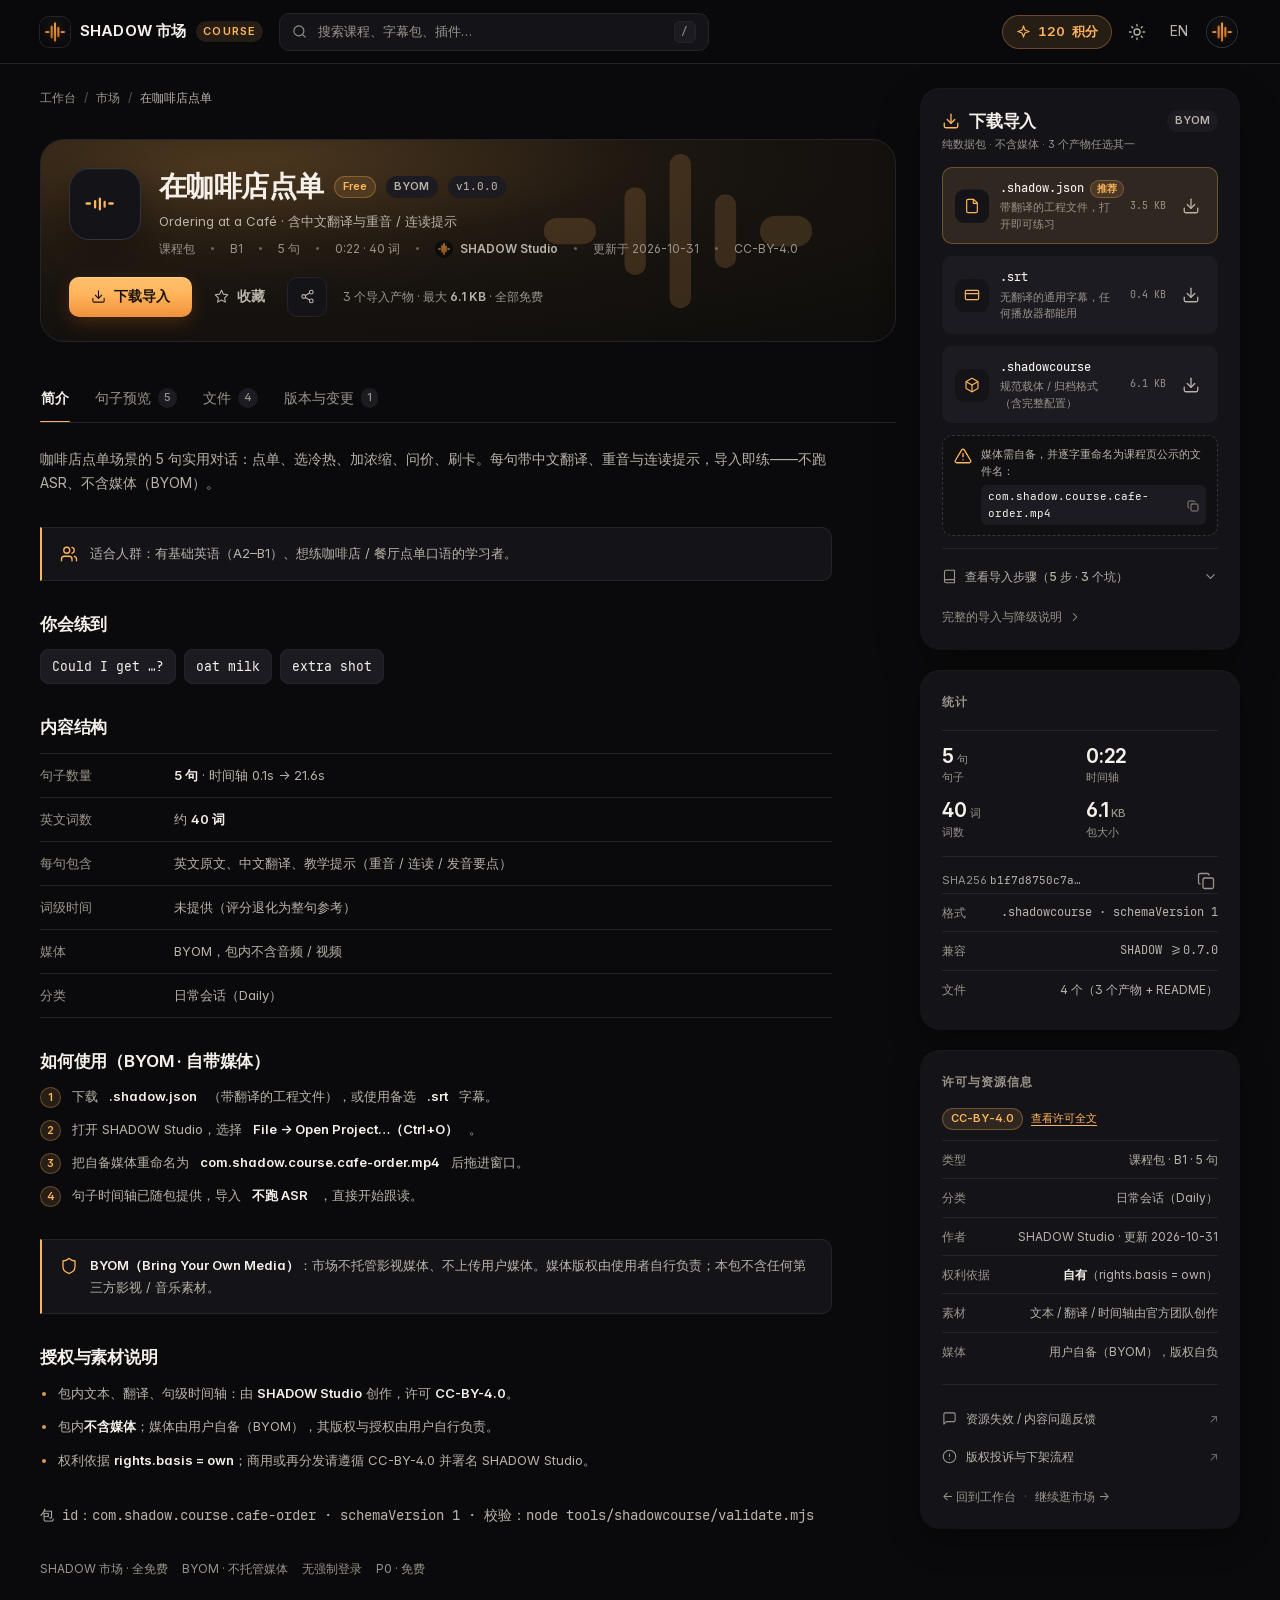
<file: design/mockups/resource.html>
<!doctype html>
<html lang="zh-CN" data-theme="dark">
<head>
<meta charset="utf-8" />
<meta name="viewport" content="width=device-width, initial-scale=1" />
<title>在咖啡店点单 · 资源详情（设计稿）</title>
<link rel="stylesheet" href="styles/tokens.css" />
<link rel="stylesheet" href="styles/base.css" />
<link rel="stylesheet" href="styles/pages-market.css" />
</head>
<body>
<a class="skip-link" href="#main">跳到主内容</a>


<!-- ===== 顶栏（与 index.html 同构） ===== -->
<header class="topbar">
  <a class="brand" href="index.html">
    <img class="brand-mark" src="../../market/assets/brand/logo-128.png" width="30" height="30" alt="" />
    <span class="brand-word">SHADOW 市场</span>
    <span class="brand-label">COURSE</span>
  </a>

  <label class="search">
    <svg class="icon icon-sm" viewBox="0 0 24 24"><circle cx="11" cy="11" r="8"/><path d="m21 21-4.3-4.3"/></svg>
    <input type="search" placeholder="搜索课程、字幕包、插件…" aria-label="搜索资源" />
    <span class="kbd">/</span>
  </label>

  <div class="topbar-actions">
    <span class="pill-points" title="积分：免费获取，不可购买/转让/提现">
      <svg class="icon icon-sm" viewBox="0 0 24 24"><path d="m12 3-1.9 5.8a2 2 0 0 1-1.3 1.3L3 12l5.8 1.9a2 2 0 0 1 1.3 1.3L12 21l1.9-5.8a2 2 0 0 1 1.3-1.3L21 12l-5.8-1.9a2 2 0 0 1-1.3-1.3z"/></svg>
      <span class="num">120</span> 积分
    </span>
    <button class="icon-btn" data-theme-toggle aria-label="切换主题" title="切换深色 / 浅色">
      <svg class="icon" viewBox="0 0 24 24"><circle cx="12" cy="12" r="4"/><path d="M12 2v2M12 20v2M4.93 4.93l1.41 1.41M17.66 17.66l1.41 1.41M2 12h2M20 12h2M6.34 17.66l-1.41 1.41M19.07 4.93l-1.41 1.41"/></svg>
    </button>
    <button class="icon-btn" aria-label="切换语言" title="Switch language">EN</button>
    <button class="user-chip" aria-label="账户菜单">
      <img class="avatar" src="../../market/assets/brand/logo-128.png" alt="" />
    </button>
  </div>
</header>

<!-- ===== 详情两栏布局 ===== -->
<div class="app app--detail">

  <main class="main detail-main" id="main">

    <nav class="breadcrumb" aria-label="面包屑">
      <a href="index.html">工作台</a>
      <span class="sep">/</span>
      <a href="market.html">市场</a>
      <span class="sep">/</span>
      <span class="current">在咖啡店点单</span>
    </nav>

    <!-- Hero -->
    <section class="detail-hero" aria-labelledby="resource-title">
      <svg class="hero-wave-bg" viewBox="0 0 320 160" aria-hidden="true"><g fill="currentColor"><rect x="4" y="64" width="44" height="22" rx="11"/><rect x="72" y="38" width="18" height="74" rx="9"/><rect x="110" y="10" width="18" height="130" rx="9"/><rect x="148" y="44" width="18" height="62" rx="9"/><rect x="186" y="62" width="44" height="26" rx="13"/></g></svg>

      <div class="hero-top">
        <div class="hero-icon-lg" aria-hidden="true">
          <svg class="wave" viewBox="0 0 160 60"><g fill="currentColor"><rect x="2" y="23" width="22" height="10" rx="5"/><rect x="36" y="14" width="9" height="34" rx="4.5"/><rect x="55" y="4" width="9" height="52" rx="4.5"/><rect x="74" y="17" width="9" height="28" rx="4.5"/><rect x="93" y="23" width="22" height="10" rx="5"/></g></svg>
        </div>
        <div class="hero-text">
          <div class="hero-title-row">
            <h1 class="hero-title" id="resource-title">在咖啡店点单</h1>
            <span class="badge badge-soft">Free</span>
            <span class="badge badge-neutral">BYOM</span>
            <span class="badge badge-neutral mono">v1.0.0</span>
          </div>
          <p class="hero-sub">Ordering at a Café · 含中文翻译与重音 / 连读提示</p>
          <div class="hero-meta">
            <span>课程包</span>
            <span class="hero-sep"></span>
            <span>B1</span>
            <span class="hero-sep"></span>
            <span>5 句</span>
            <span class="hero-sep"></span>
            <span>0:22 · 40 词</span>
            <span class="hero-sep"></span>
            <span class="hero-author">
              <img src="../../market/assets/brand/logo-128.png" alt="" />
              <b>SHADOW Studio</b>
            </span>
            <span class="hero-sep"></span>
            <span>更新于 2026-10-31</span>
            <span class="hero-sep"></span>
            <span>CC-BY-4.0</span>
          </div>
        </div>
      </div>

      <div class="hero-action-row">
        <a class="btn btn-primary" href="#rail-download">
          <svg class="icon icon-sm" viewBox="0 0 24 24"><path d="M21 15v4a2 2 0 0 1-2 2H5a2 2 0 0 1-2-2v-4"/><polyline points="7 10 12 15 17 10"/><line x1="12" x2="12" y1="15" y2="3"/></svg>
          下载导入
        </a>
        <button class="btn btn-ghost" aria-pressed="false">
          <svg class="icon icon-sm" viewBox="0 0 24 24"><path d="M12 2l3.09 6.26L22 9.27l-5 4.87 1.18 6.88L12 17.77l-6.18 3.25L7 14.14 2 9.27l6.91-1.01z"/></svg>
          收藏
        </button>
        <button class="btn btn-icon" aria-label="分享资源" title="分享">
          <svg class="icon icon-sm" viewBox="0 0 24 24"><circle cx="18" cy="5" r="3"/><circle cx="6" cy="12" r="3"/><circle cx="18" cy="19" r="3"/><line x1="8.59" x2="15.42" y1="13.51" y2="17.49"/><line x1="15.41" x2="8.59" y1="6.51" y2="10.49"/></svg>
        </button>
        <span class="meta-hint">3 个导入产物 · 最大 <b>6.1 KB</b> · 全部免费</span>
      </div>
    </section>

    <!-- Tabs + 面板 -->
    <div class="detail-tabs-wrap">
      <div class="tabs detail-tabs" role="tablist" aria-label="资源详情分区">
        <button class="tab is-active" id="tab-intro" role="tab" aria-selected="true" aria-controls="panel-intro" tabindex="0">简介</button>
        <button class="tab" id="tab-sentences" role="tab" aria-selected="false" aria-controls="panel-sentences" tabindex="-1">句子预览 <span class="count">5</span></button>
        <button class="tab" id="tab-files" role="tab" aria-selected="false" aria-controls="panel-files" tabindex="-1">文件 <span class="count">4</span></button>
        <button class="tab" id="tab-versions" role="tab" aria-selected="false" aria-controls="panel-versions" tabindex="-1">版本与变更 <span class="count">1</span></button>
      </div>

      <!-- 简介 -->
      <section class="panel" id="panel-intro" role="tabpanel" aria-labelledby="tab-intro" tabindex="0">
        <div class="readme">
          <p class="readme-lead">咖啡店点单场景的 5 句实用对话：点单、选冷热、加浓缩、问价、刷卡。每句带中文翻译、重音与连读提示，导入即练——不跑 ASR、不含媒体（BYOM）。</p>

          <div class="readme-quote">
            <svg class="icon" viewBox="0 0 24 24"><path d="M16 21v-2a4 4 0 0 0-4-4H6a4 4 0 0 0-4 4v2"/><circle cx="9" cy="7" r="4"/><path d="M22 21v-2a4 4 0 0 0-3-3.87"/><path d="M16 3.13a4 4 0 0 1 0 7.75"/></svg>
            <div>适合人群：有基础英语（A2–B1）、想练咖啡店 / 餐厅点单口语的学习者。</div>
          </div>

          <div class="readme-section">
            <h2>你会练到</h2>
            <div class="phrase-row">
              <code class="phrase">Could I get …?</code>
              <code class="phrase">oat milk</code>
              <code class="phrase">extra shot</code>
            </div>
          </div>

          <div class="readme-section">
            <h2>内容结构</h2>
            <div class="readme-kv">
              <div class="kv-row"><span class="kv-key">句子数量</span><span class="kv-val"><b>5 句</b> · 时间轴 0.1s → 21.6s</span></div>
              <div class="kv-row"><span class="kv-key">英文词数</span><span class="kv-val">约 <b>40 词</b></span></div>
              <div class="kv-row"><span class="kv-key">每句包含</span><span class="kv-val">英文原文、中文翻译、教学提示（重音 / 连读 / 发音要点）</span></div>
              <div class="kv-row"><span class="kv-key">词级时间</span><span class="kv-val">未提供（评分退化为整句参考）</span></div>
              <div class="kv-row"><span class="kv-key">媒体</span><span class="kv-val">BYOM，包内不含音频 / 视频</span></div>
              <div class="kv-row"><span class="kv-key">分类</span><span class="kv-val">日常会话（Daily）</span></div>
            </div>
          </div>

          <div class="readme-section">
            <h2>如何使用（BYOM · 自带媒体）</h2>
            <ol class="steps">
              <li>下载 <b>.shadow.json</b>（带翻译的工程文件），或使用备选 <b>.srt</b> 字幕。</li>
              <li>打开 SHADOW Studio，选择 <b>File → Open Project…（Ctrl+O）</b>。</li>
              <li>把自备媒体重命名为 <b>com.shadow.course.cafe-order.mp4</b> 后拖进窗口。</li>
              <li>句子时间轴已随包提供，导入 <b>不跑 ASR</b>，直接开始跟读。</li>
            </ol>
          </div>

          <div class="readme-quote">
            <svg class="icon" viewBox="0 0 24 24"><path d="M20 13c0 5-3.5 7.5-7.66 8.95a1 1 0 0 1-.67-.01C7.5 20.5 4 18 4 13V6a1 1 0 0 1 1-1c2 0 4.5-1.2 6.24-2.72a1.17 1.17 0 0 1 1.52 0C14.51 3.81 17 5 19 5a1 1 0 0 1 1 1z"/></svg>
            <div><b>BYOM（Bring Your Own Media）</b>：市场不托管影视媒体、不上传用户媒体。媒体版权由使用者自行负责；本包不含任何第三方影视 / 音乐素材。</div>
          </div>

          <div class="readme-section">
            <h2>授权与素材说明</h2>
            <ul class="readme-list">
              <li>包内文本、翻译、句级时间轴：由 <b>SHADOW Studio</b> 创作，许可 <b>CC-BY-4.0</b>。</li>
              <li>包内<b>不含媒体</b>；媒体由用户自备（BYOM），其版权与授权由用户自行负责。</li>
              <li>权利依据 <b>rights.basis = own</b>；商用或再分发请遵循 CC-BY-4.0 并署名 SHADOW Studio。</li>
            </ul>
          </div>

          <p class="tiny faint mono">包 id：com.shadow.course.cafe-order · schemaVersion 1 · 校验：node tools/shadowcourse/validate.mjs</p>
        </div>
      </section>

      <!-- 句子预览 -->
      <section class="panel" id="panel-sentences" role="tabpanel" aria-labelledby="tab-sentences" tabindex="0" hidden>
        <div class="sent-summary">
          <span class="badge badge-neutral">5 句</span>
          <span class="badge badge-neutral">0:22</span>
          <span class="badge badge-neutral">40 词</span>
          <span>词级时间：无（整句评分）</span>
          <span>·</span>
          <span>媒体：BYOM（包内不含媒体）</span>
        </div>

        <div class="sent-list">
          <div class="sent-row">
            <div class="sent-time"><span class="t">0.1–3.7s</span><span class="n">#01</span></div>
            <div class="sent-body">
              <p class="sent-en" lang="en">Hi, could I get a medium oat milk latte, please?</p>
              <p class="sent-zh">你好，我要一杯中杯燕麦拿铁。</p>
              <div class="sent-notes"><span class="note-chip">重音 <b>get · medium · oat · latte</b></span><span class="note-chip">连读 <b>could I → coul-dai</b></span></div>
            </div>
          </div>
          <div class="sent-row">
            <div class="sent-time"><span class="t">4.4–8.0s</span><span class="n">#02</span></div>
            <div class="sent-body">
              <p class="sent-en" lang="en">Sure. Would you like it hot or iced?</p>
              <p class="sent-zh">好的。你要热的还是冰的？</p>
              <div class="sent-notes"><span class="note-chip">重音 <b>hot · iced</b></span><span class="note-chip">连读 <b>would you → woul-joo</b></span></div>
            </div>
          </div>
          <div class="sent-row">
            <div class="sent-time"><span class="t">8.8–13.0s</span><span class="n">#03</span></div>
            <div class="sent-body">
              <p class="sent-en" lang="en">Iced, please. And can I get an extra shot?</p>
              <p class="sent-zh">冰的，谢谢。可以再加一份浓缩吗？</p>
              <div class="sent-notes"><span class="note-chip">重音 <b>Iced · extra · shot</b></span><span class="note-chip">连读 <b>get an → ge-da</b></span></div>
            </div>
          </div>
          <div class="sent-row">
            <div class="sent-time"><span class="t">13.8–17.2s</span><span class="n">#04</span></div>
            <div class="sent-body">
              <p class="sent-en" lang="en">Of course. That'll be four fifty.</p>
              <p class="sent-zh">当然。一共四块五。</p>
              <div class="sent-notes"><span class="note-chip">重音 <b>four · fifty</b></span><span class="note-chip">连读 <b>That'll → tha-dl</b></span></div>
            </div>
          </div>
          <div class="sent-row">
            <div class="sent-time"><span class="t">18.0–21.6s</span><span class="n">#05</span></div>
            <div class="sent-body">
              <p class="sent-en" lang="en">Great, thanks. Can I pay by card?</p>
              <p class="sent-zh">好的，谢谢。可以刷卡吗？</p>
              <div class="sent-notes"><span class="note-chip">重音 <b>pay · card</b></span><span class="note-chip">连读 <b>pay by → pay-bai</b></span></div>
            </div>
          </div>
        </div>
      </section>

      <!-- 文件 -->
      <section class="panel" id="panel-files" role="tabpanel" aria-labelledby="tab-files" tabindex="0" hidden>
        <div class="file-list">
          <div class="file-row">
            <span class="file-icon"><svg class="icon" viewBox="0 0 24 24"><path d="M14.5 2H6a2 2 0 0 0-2 2v16a2 2 0 0 0 2 2h12a2 2 0 0 0 2-2V7.5z"/><polyline points="14 2 14 8 20 8"/></svg></span>
            <div class="file-body">
              <span class="file-name">com.shadow.course.cafe-order.shadow.json</span>
              <span class="file-desc">带翻译的导入工程文件 · 桌面端 File → Open Project… 打开（推荐）</span>
            </div>
            <div class="file-side">
              <span class="badge badge-soft">推荐</span>
              <span class="file-size">3.5 KB</span>
            </div>
          </div>
          <div class="file-row">
            <span class="file-icon"><svg class="icon" viewBox="0 0 24 24"><rect width="20" height="14" x="2" y="5" rx="2" ry="2"/><line x1="2" x2="22" y1="10" y2="10"/></svg></span>
            <div class="file-body">
              <span class="file-name">com.shadow.course.cafe-order.srt</span>
              <span class="file-desc">无翻译的通用字幕 · 先导入媒体，再 Import Subtitle（备选）</span>
            </div>
            <div class="file-side">
              <span class="badge badge-neutral">备选</span>
              <span class="file-size">0.4 KB</span>
            </div>
          </div>
          <div class="file-row">
            <span class="file-icon"><svg class="icon" viewBox="0 0 24 24"><path d="M21 8a2 2 0 0 0-1-1.73l-7-4a2 2 0 0 0-2 0l-7 4A2 2 0 0 0 3 8v8a2 2 0 0 0 1 1.73l7 4a2 2 0 0 0 2 0l7-4A2 2 0 0 0 21 16z"/><path d="m3.3 7 8.7 5 8.7-5"/><path d="M12 22V12"/></svg></span>
            <div class="file-body">
              <span class="file-name">com.shadow.course.cafe-order.shadowcourse</span>
              <span class="file-desc">规范载体 / 归档格式 · 单文件 JSON，含完整句子、翻译与练习配置</span>
            </div>
            <div class="file-side">
              <span class="badge badge-neutral">规范</span>
              <span class="file-size">6.1 KB</span>
            </div>
          </div>
          <div class="file-row">
            <span class="file-icon"><svg class="icon" viewBox="0 0 24 24"><path d="M2 3h6a4 4 0 0 1 4 4v14a3 3 0 0 0-3-3H2z"/><path d="M22 3h-6a4 4 0 0 0-4 4v14a3 3 0 0 1 3-3h7z"/></svg></span>
            <div class="file-body">
              <span class="file-name">README-com.shadow.course.cafe-order.txt</span>
              <span class="file-desc">导入说明 · 5 步 + 3 个坑 + 失败排查（纯文本，可离线保存）</span>
            </div>
            <div class="file-side">
              <span class="badge badge-neutral">说明</span>
              <span class="file-size">2.2 KB</span>
            </div>
          </div>
        </div>
        <div class="notice">
          <span class="dot"></span>
          <span>下载入口统一在右侧「下载导入」卡；这里用于核对文件名、大小与校验值（SHA256 与目录记录一致）。</span>
        </div>
      </section>

      <!-- 版本与变更 -->
      <section class="panel" id="panel-versions" role="tabpanel" aria-labelledby="tab-versions" tabindex="0" hidden>
        <div class="card version-card">
          <div class="version-head">
            <span class="version-num">v1.0.0</span>
            <span class="badge badge-soft">当前发布版本</span>
            <span class="version-date">发布于 2026-10-25 · 更新于 2026-10-31</span>
          </div>
          <div class="version-changes">
            <ul class="version-changes" style="display:flex;flex-direction:column;gap:9px">
              <li><span class="dot"></span>首个版本：5 句咖啡店点单对话，含中文翻译与重音 / 连读提示；BYOM 纯数据包。</li>
            </ul>
          </div>
          <div class="version-meta">
            <span class="badge badge-neutral mono">SHADOW &gt;=0.7.0</span>
            <span class="badge badge-neutral mono">schemaVersion 1</span>
            <span class="badge badge-neutral mono">CC-BY-4.0</span>
            <span class="badge badge-neutral mono">6,256 bytes</span>
          </div>
          <div class="readme-kv">
            <div class="kv-row"><span class="kv-key">包 id</span><span class="kv-val mono">com.shadow.course.cafe-order</span></div>
            <div class="kv-row"><span class="kv-key">SHA256</span><span class="kv-val mono">b1f7d8750c7a5afc…（在此页可核对完整值）</span></div>
            <div class="kv-row"><span class="kv-key">载体</span><span class="kv-val">.shadowcourse 单文件 JSON（UTF-8）</span></div>
          </div>
        </div>
        <p class="tiny faint">历史版本：当前只有首个发布版本；后续更新会按时间记录在此，并同步到工作台的动态。</p>
      </section>
    </div>

    <p class="footer-note">
      <span>SHADOW 市场 · 全免费</span>
      <span>BYOM · 不托管媒体</span>
      <span>无强制登录</span>
      <span>P0 · 免费</span>
    </p>
  </main>

  <!-- ===== 右栏（3 块：下载导入强调卡 / 许可与资源信息 / 反馈与入口） ===== -->
  <aside class="rail" aria-label="下载、统计与许可">

    <!-- 块 1/3：下载导入（唯一强调卡，无边框：色差 + 阴影） -->
    <div class="rail-card rail-card--emphasis" id="rail-download">
      <div class="rail-card-head">
        <div>
          <h2 class="rail-card-title">
            <svg class="icon" viewBox="0 0 24 24"><path d="M21 15v4a2 2 0 0 1-2 2H5a2 2 0 0 1-2-2v-4"/><polyline points="7 10 12 15 17 10"/><line x1="12" x2="12" y1="15" y2="3"/></svg>
            下载导入
          </h2>
          <p class="rail-card-sub">纯数据包 · 不含媒体 · 3 个产物任选其一</p>
        </div>
        <span class="badge badge-neutral">BYOM</span>
      </div>

      <div class="artifact-list">
        <div class="artifact is-primary">
          <span class="artifact-icon"><svg class="icon" viewBox="0 0 24 24"><path d="M14.5 2H6a2 2 0 0 0-2 2v16a2 2 0 0 0 2 2h12a2 2 0 0 0 2-2V7.5z"/><polyline points="14 2 14 8 20 8"/></svg></span>
          <div class="artifact-body">
            <span class="artifact-name">.shadow.json <span class="badge badge-soft">推荐</span></span>
            <span class="artifact-desc">带翻译的工程文件，打开即可练习</span>
          </div>
          <span class="artifact-size">3.5 KB</span>
          <button class="icon-btn" aria-label="下载 .shadow.json"><svg class="icon" viewBox="0 0 24 24"><path d="M21 15v4a2 2 0 0 1-2 2H5a2 2 0 0 1-2-2v-4"/><polyline points="7 10 12 15 17 10"/><line x1="12" x2="12" y1="15" y2="3"/></svg></button>
        </div>
        <div class="artifact">
          <span class="artifact-icon"><svg class="icon" viewBox="0 0 24 24"><rect width="20" height="14" x="2" y="5" rx="2" ry="2"/><line x1="2" x2="22" y1="10" y2="10"/></svg></span>
          <div class="artifact-body">
            <span class="artifact-name">.srt</span>
            <span class="artifact-desc">无翻译的通用字幕，任何播放器都能用</span>
          </div>
          <span class="artifact-size">0.4 KB</span>
          <button class="icon-btn" aria-label="下载 .srt"><svg class="icon" viewBox="0 0 24 24"><path d="M21 15v4a2 2 0 0 1-2 2H5a2 2 0 0 1-2-2v-4"/><polyline points="7 10 12 15 17 10"/><line x1="12" x2="12" y1="15" y2="3"/></svg></button>
        </div>
        <div class="artifact">
          <span class="artifact-icon"><svg class="icon" viewBox="0 0 24 24"><path d="M21 8a2 2 0 0 0-1-1.73l-7-4a2 2 0 0 0-2 0l-7 4A2 2 0 0 0 3 8v8a2 2 0 0 0 1 1.73l7 4a2 2 0 0 0 2 0l7-4A2 2 0 0 0 21 16z"/><path d="m3.3 7 8.7 5 8.7-5"/><path d="M12 22V12"/></svg></span>
          <div class="artifact-body">
            <span class="artifact-name">.shadowcourse</span>
            <span class="artifact-desc">规范载体 / 归档格式（含完整配置）</span>
          </div>
          <span class="artifact-size">6.1 KB</span>
          <button class="icon-btn" aria-label="下载 .shadowcourse"><svg class="icon" viewBox="0 0 24 24"><path d="M21 15v4a2 2 0 0 1-2 2H5a2 2 0 0 1-2-2v-4"/><polyline points="7 10 12 15 17 10"/><line x1="12" x2="12" y1="15" y2="3"/></svg></button>
        </div>
      </div>

      <div class="media-note">
        <svg class="icon" viewBox="0 0 24 24"><path d="M12 9v4M12 17h.01"/><path d="M10.29 3.86 1.82 18a2 2 0 0 0 1.71 3h16.94a2 2 0 0 0 1.71-3L13.71 3.86a2 2 0 0 0-3.42 0z"/></svg>
        <div>
          媒体需自备，并逐字重命名为课程页公示的文件名：
          <span class="media-name">
            com.shadow.course.cafe-order.mp4
            <svg class="icon" viewBox="0 0 24 24"><rect width="14" height="14" x="8" y="8" rx="2" ry="2"/><path d="M4 16c-1.1 0-2-.9-2-2V4c0-1.1.9-2 2-2h10c1.1 0 2 .9 2 2"/></svg>
          </span>
        </div>
      </div>

      <details class="import-details">
        <summary>
          <svg class="icon icon-sm" viewBox="0 0 24 24"><path d="M4 19.5v-15A2.5 2.5 0 0 1 6.5 2H20v20H6.5a2.5 2.5 0 0 1 0-5H20"/></svg>
          查看导入步骤（5 步 · 3 个坑）
          <svg class="icon icon-sm chev" viewBox="0 0 24 24"><path d="m6 9 6 6 6-6"/></svg>
        </summary>
        <div class="import-body">
          <ol class="steps">
            <li>下载 <b>.shadow.json</b>（唯一带翻译的工程文件）</li>
            <li>打开 <b>SHADOW Studio</b>（r19）</li>
            <li>菜单 <b>File → Open Project…（Ctrl+O）</b></li>
            <li>把同名媒体拖进窗口（没有媒体时可先用「仅文本模式」）</li>
            <li>播放 / 影子跟读练习</li>
          </ol>
          <ul class="pitfalls">
            <li><svg class="icon" viewBox="0 0 24 24"><path d="M12 9v4M12 17h.01"/><circle cx="12" cy="12" r="10"/></svg>媒体名必须与公示名逐字一致，否则会新建重复 clip。</li>
            <li><svg class="icon" viewBox="0 0 24 24"><path d="M12 9v4M12 17h.01"/><circle cx="12" cy="12" r="10"/></svg>打开后不要点 Analyze / Generate Subtitles——会用「待转写」覆盖包里的句子。</li>
            <li><svg class="icon" viewBox="0 0 24 24"><path d="M12 9v4M12 17h.01"/><circle cx="12" cy="12" r="10"/></svg>媒体必须与句子时间轴同源，否则对不上口型。</li>
          </ul>
        </div>
      </details>

      <a class="rail-link" href="#">
        完整的导入与降级说明
        <svg class="icon" viewBox="0 0 24 24"><path d="m9 18 6-6-6-6"/></svg>
      </a>
    </div>

    <!-- 块 2/3：统计（卡内 20–24，数字 650） -->
    <div class="rail-card">
      <p class="rail-title">统计</p>
      <div class="rail-stats">
        <div class="rail-stat"><div class="v">5<span class="unit">句</span></div><div class="k">句子</div></div>
        <div class="rail-stat"><div class="v">0:22</div><div class="k">时间轴</div></div>
        <div class="rail-stat"><div class="v">40<span class="unit">词</span></div><div class="k">词数</div></div>
        <div class="rail-stat"><div class="v">6.1<span class="unit">KB</span></div><div class="k">包大小</div></div>
      </div>
      <div class="rail-hash">
        <span>SHA256 <span class="mono">b1f7d8750c7a…</span></span>
        <button class="icon-btn" aria-label="复制完整 SHA256"><svg class="icon" viewBox="0 0 24 24"><rect width="14" height="14" x="8" y="8" rx="2" ry="2"/><path d="M4 16c-1.1 0-2-.9-2-2V4c0-1.1.9-2 2-2h10c1.1 0 2 .9 2 2"/></svg></button>
      </div>
      <div class="rail-info-row"><span class="k">格式</span><span class="v mono">.shadowcourse · schemaVersion 1</span></div>
      <div class="rail-info-row"><span class="k">兼容</span><span class="v mono">SHADOW &gt;=0.7.0</span></div>
      <div class="rail-info-row"><span class="k">文件</span><span class="v">4 个（3 个产物 + README）</span></div>
    </div>

    <!-- 块 3/3：许可与资源信息 + 反馈入口（不新增第 4 块） -->
    <div class="rail-card">
      <p class="rail-title">许可与资源信息</p>
      <div class="license-badge-row">
        <span class="badge badge-soft">CC-BY-4.0</span>
        <a class="text-link tiny" href="#">查看许可全文</a>
      </div>
      <div class="rail-info-row"><span class="k">类型</span><span class="v">课程包 · B1 · 5 句</span></div>
      <div class="rail-info-row"><span class="k">分类</span><span class="v">日常会话（Daily）</span></div>
      <div class="rail-info-row"><span class="k">作者</span><span class="v">SHADOW Studio · 更新 2026-10-31</span></div>
      <div class="rail-info-row"><span class="k">权利依据</span><span class="v"><b>自有</b>（rights.basis = own）</span></div>
      <div class="rail-info-row"><span class="k">素材</span><span class="v">文本 / 翻译 / 时间轴由官方团队创作</span></div>
      <div class="rail-info-row"><span class="k">媒体</span><span class="v">用户自备（BYOM），版权自负</span></div>

      <div class="rail-divider"></div>
      <div class="feedback-links">
        <a class="feedback-link" href="#">
          <svg class="icon" viewBox="0 0 24 24"><path d="M21 15a2 2 0 0 1-2 2H7l-4 4V5a2 2 0 0 1 2-2h14a2 2 0 0 1 2 2z"/></svg>
          资源失效 / 内容问题反馈
          <span class="ext">↗</span>
        </a>
        <a class="feedback-link" href="contribute.html">
          <svg class="icon" viewBox="0 0 24 24"><circle cx="12" cy="12" r="10"/><path d="M12 8v4M12 16h.01"/></svg>
          版权投诉与下架流程
          <span class="ext">↗</span>
        </a>
      </div>
      <div class="rail-foot-links">
        <a href="index.html">← 回到工作台</a>
        <span class="sep">·</span>
        <a href="market.html">继续逛市场 →</a>
      </div>
    </div>
  </aside>
</div>

<!-- 移动端底部导航（与工作台一致，本页高亮收藏） -->
<nav class="mobile-nav" aria-label="移动端导航">
  <div class="mobile-nav-inner">
    <a class="mobile-nav-item" href="index.html">
      <svg class="icon" viewBox="0 0 24 24"><path d="m3 9 9-7 9 7v11a2 2 0 0 1-2 2H5a2 2 0 0 1-2-2z"/><polyline points="9 22 9 12 15 12 15 22"/></svg>
      工作台
    </a>
    <a class="mobile-nav-item" href="market.html">
      <svg class="icon" viewBox="0 0 24 24"><circle cx="12" cy="12" r="10"/><polygon points="16.24 7.76 14.12 14.12 7.76 16.24 9.88 9.88 16.24 7.76"/></svg>
      市场
    </a>
    <a class="mobile-nav-item is-active" href="library.html">
      <svg class="icon" viewBox="0 0 24 24"><path d="M12 2l3.09 6.26L22 9.27l-5 4.87 1.18 6.88L12 17.77l-6.18 3.25L7 14.14 2 9.27l6.91-1.01z"/></svg>
      收藏
    </a>
    <a class="mobile-nav-item" href="points.html">
      <svg class="icon" viewBox="0 0 24 24"><rect x="3" y="8" width="18" height="4" rx="1"/><path d="M12 8v13M19 12v7a2 2 0 0 1-2 2H7a2 2 0 0 1-2-2v-7"/><path d="M7.5 8a2.5 2.5 0 0 1 0-5C11 3 12 8 12 8s1-5 4.5-5a2.5 2.5 0 0 1 0 5"/></svg>
      积分
    </a>
  </div>
</nav>

<script>
  // 仅设计稿预览：?theme=light 切换主题；顶栏主题按钮切换 data-theme；Tabs 键盘可操作
  (function () {
    var q = new URLSearchParams(location.search).get('theme');
    if (q === 'light' || q === 'dark') document.documentElement.dataset.theme = q;
    document.querySelectorAll('[data-theme-toggle]').forEach(function (btn) {
      btn.addEventListener('click', function () {
        var el = document.documentElement;
        el.dataset.theme = el.dataset.theme === 'light' ? 'dark' : 'light';
      });
    });

    var tabs = Array.prototype.slice.call(document.querySelectorAll('.tabs [role="tab"]'));
    var panels = Array.prototype.slice.call(document.querySelectorAll('[role="tabpanel"]'));
    function select(id) {
      tabs.forEach(function (tb) {
        var on = tb.getAttribute('aria-controls') === id;
        tb.classList.toggle('is-active', on);
        tb.setAttribute('aria-selected', on ? 'true' : 'false');
        tb.tabIndex = on ? 0 : -1;
      });
      panels.forEach(function (p) { p.hidden = p.id !== id; });
    }
    tabs.forEach(function (tb) {
      tb.addEventListener('click', function () { select(tb.getAttribute('aria-controls')); });
      tb.addEventListener('keydown', function (e) {
        var i = tabs.indexOf(tb), next = null;
        if (e.key === 'ArrowRight') next = tabs[(i + 1) % tabs.length];
        else if (e.key === 'ArrowLeft') next = tabs[(i - 1 + tabs.length) % tabs.length];
        else if (e.key === 'Home') next = tabs[0];
        else if (e.key === 'End') next = tabs[tabs.length - 1];
        if (next) { e.preventDefault(); next.focus(); select(next.getAttribute('aria-controls')); }
      });
    });
  })();
</script>
</body>
</html>
</file>
<file: assets/styles/tokens.css>
/* ==========================================================================
   SHADOW 市场 · Design Tokens v2「Obsidian & Amber」
   Lead 定稿；mockup 页面只读引用，不要改本文件。
   设计方向：个人工作台优先（GitHub 式四栏）+ 暖黑/暖纸双主题 + 琥珀强调。
   ========================================================================== */

@font-face {
  font-family: "InterVariable";
  src: url("../fonts/InterVariable-latin.woff2") format("woff2-variations");
  font-weight: 100 900;
  font-style: normal;
  font-display: swap;
}

:root,
:root[data-theme="dark"] {
  color-scheme: dark;

  /* 基底（暖黑，取自品牌图标的 #0C0C0E / #181512） */
  --bg: #0A0A0C;
  --bg-canvas: #0C0C0F;
  --bg-1: #101013;
  --bg-2: #141418;
  --bg-3: #1B1B21;
  --bg-4: #23232A;
  --line: #24242B;
  --line-strong: #34343E;

  /* 文字（暖白） */
  --text: #F5F0E9;
  --text-2: #B9B2A8;
  --text-3: #9A938A;
  --text-inverse: #15110C;

  /* 品牌（Voice Wave 琥珀） */
  --amber: #FFB55C;
  --amber-2: #F0913B;
  --amber-3: #E27418;
  --amber-ink: #1A1208;
  --amber-text: #FFB55C;
  --amber-soft: rgba(255, 181, 92, 0.12);
  --amber-line: rgba(255, 181, 92, 0.3);
  --amber-gradient: linear-gradient(180deg, #FFC06E 0%, #FFB55C 42%, #F0913B 100%);
  --amber-glow: radial-gradient(60% 60% at 28% 8%, rgba(255, 181, 92, 0.1), transparent 70%);

  /* 状态（克制：只用成功/危险两个） */
  --success: #7FD99A;
  --success-soft: rgba(127, 217, 154, 0.12);
  --danger: #FF7A6B;
  --danger-soft: rgba(255, 122, 107, 0.12);

  /* 资源封面（只允许琥珀/暖灰 5 档，禁止绿紫蓝） */
  --cover-1: radial-gradient(120% 120% at 18% 12%, #3A2A18 0%, #17130F 55%, #0E0D0B 100%);
  --cover-2: radial-gradient(120% 120% at 80% 8%, #332417 0%, #14110E 60%, #0C0B0A 100%);
  --cover-3: radial-gradient(120% 120% at 22% 90%, #2A2118 0%, #12100D 60%, #0B0A09 100%);
  --cover-4: radial-gradient(120% 120% at 78% 82%, #3C2B19 0%, #16120E 60%, #0D0C0A 100%);
  --cover-5: radial-gradient(120% 120% at 50% 10%, #241B12 0%, #100E0C 60%, #0A0A09 100%);

  /* 阴影/焦点/动效 */
  --shadow-card: 0 1px 0 rgba(255, 255, 255, 0.03) inset, 0 12px 32px rgba(0, 0, 0, 0.3);
  --shadow-pop: 0 20px 56px rgba(0, 0, 0, 0.5);
  --shadow-inset: inset 0 1px 0 rgba(255, 255, 255, 0.04);
  --ring: 0 0 0 2px var(--bg), 0 0 0 4px var(--amber);
  --ease: cubic-bezier(0.2, 0.7, 0.2, 1);
  --dur: 160ms;

  /* 遮罩/半透明 */
  --overlay: rgba(4, 4, 6, 0.66);
  --glass: rgba(10, 10, 12, 0.78);
}

:root[data-theme="light"] {
  color-scheme: light;

  /* 暖纸 */
  --bg: #F7F3EC;
  --bg-canvas: #FBF8F3;
  --bg-1: #FFFFFF;
  --bg-2: #FFFFFF;
  --bg-3: #F1EBE1;
  --bg-4: #E9E1D5;
  --line: #E9E1D5;
  --line-strong: #D5C9B8;

  --text: #1E1B17;
  --text-2: #6A6359;
  --text-3: #6E675D;
  --text-inverse: #FFFFFF;

  --amber: #E88A2E;
  --amber-2: #C2410C;
  --amber-3: #9A3412;
  --amber-ink: #1A1208;
  --amber-text: #7C2D12;
  --amber-soft: rgba(232, 138, 46, 0.12);
  --amber-line: rgba(194, 65, 12, 0.24);
  --amber-gradient: linear-gradient(180deg, #F29A3E 0%, #E88A2E 45%, #D2761C 100%);
  --amber-glow: radial-gradient(60% 60% at 28% 8%, rgba(232, 138, 46, 0.09), transparent 70%);

  --success: #2F8F4E;
  --success-soft: rgba(47, 143, 78, 0.1);
  --danger: #C0362C;
  --danger-soft: rgba(192, 54, 44, 0.08);

  --cover-1: radial-gradient(120% 120% at 18% 12%, #F3D7B4 0%, #FBF2E4 60%, #FFFDFA 100%);
  --cover-2: radial-gradient(120% 120% at 80% 8%, #EFCDA6 0%, #FAF1E2 60%, #FFFDFA 100%);
  --cover-3: radial-gradient(120% 120% at 22% 90%, #F6E2C6 0%, #FCF5E9 60%, #FFFDFA 100%);
  --cover-4: radial-gradient(120% 120% at 78% 82%, #F0D2AC 0%, #FAF3E6 60%, #FFFDFA 100%);
  --cover-5: radial-gradient(120% 120% at 50% 10%, #F5E6D2 0%, #FBF6EC 60%, #FFFDFA 100%);

  --shadow-card: 0 1px 2px rgba(35, 27, 18, 0.05), 0 12px 32px rgba(35, 27, 18, 0.06);
  --shadow-pop: 0 20px 56px rgba(35, 27, 18, 0.14);
  --shadow-inset: inset 0 1px 0 rgba(255, 255, 255, 0.7);
  --ring: 0 0 0 2px var(--bg), 0 0 0 4px var(--amber-2);
  --ease: cubic-bezier(0.2, 0.7, 0.2, 1);
  --dur: 160ms;

  --overlay: rgba(30, 27, 23, 0.4);
  --glass: rgba(251, 248, 243, 0.82);
}

/* ---------- 与主题无关的常量 ---------- */
:root {
  /* 字体 */
  --font-sans: "InterVariable", "Inter", -apple-system, BlinkMacSystemFont, "Segoe UI",
    "PingFang SC", "Noto Sans SC", "Microsoft YaHei", "Helvetica Neue", Arial, sans-serif;
  --font-mono: "JetBrains Mono", ui-monospace, "Cascadia Mono", "SF Mono", Consolas, monospace;

  /* 字阶 */
  --fs-display: 34px;
  --fs-h1: 28px;
  --fs-h2: 22px;
  --fs-h3: 17px;
  --fs-body: 14px;
  --fs-sm: 13px;
  --fs-micro: 12px;
  --fs-tiny: 11px;
  --lh-tight: 1.15;
  --lh-heading: 1.32;
  --lh-body: 1.62;

  /* 间距（4 基数） */
  --sp-1: 4px;
  --sp-2: 8px;
  --sp-3: 12px;
  --sp-4: 16px;
  --sp-5: 20px;
  --sp-6: 24px;
  --sp-7: 32px;
  --sp-8: 40px;
  --sp-9: 48px;
  --sp-10: 64px;

  /* 圆角 */
  --r-xs: 6px;
  --r-sm: 8px;
  --r-md: 10px;
  --r-lg: 16px;
  --r-xl: 20px;
  --r-2xl: 24px;
  --r-pill: 999px;

  /* 布局 */
  --container: 1440px;
  --sidebar-w: 248px;
  --rail-w: 320px;
  --header-h: 64px;
  --gutter: 24px;
  --page-x: 40px;
  --content-max: 880px;

  --z-header: 30;
  --z-float: 60;
  --z-overlay: 80;
}
</file>
<file: assets/styles/base.css>
/* ==========================================================================
   SHADOW 市场 · Base UI v2「Obsidian & Amber」
   Lead 定稿；mockup 页面只读引用，不要改本文件。
   依赖 tokens.css（变量）。页面级样式放 styles/pages-*.css。
   ========================================================================== */

/* ---------- reset ---------- */
*,
*::before,
*::after { box-sizing: border-box; }
html, body { margin: 0; padding: 0; }
html { -webkit-text-size-adjust: 100%; }
body {
  min-height: 100vh;
  background: var(--bg);
  color: var(--text);
  font-family: var(--font-sans);
  font-size: var(--fs-body);
  line-height: var(--lh-body);
  -webkit-font-smoothing: antialiased;
  text-rendering: optimizeLegibility;
  font-feature-settings: "cv11", "ss01";
}
img, svg { display: block; max-width: 100%; }
button, input, textarea, select { font: inherit; color: inherit; }
button { cursor: pointer; background: none; border: 0; padding: 0; }
a { color: inherit; text-decoration: none; }
ul, ol { margin: 0; padding: 0; list-style: none; }
h1, h2, h3, h4, p { margin: 0; }
::selection { background: var(--amber); color: var(--amber-ink); }

::-webkit-scrollbar { width: 10px; height: 10px; }
::-webkit-scrollbar-thumb { background: var(--bg-4); border-radius: 999px; border: 2px solid var(--bg); }
::-webkit-scrollbar-track { background: transparent; }

:focus-visible { outline: none; box-shadow: var(--ring); border-radius: 8px; }

.skip-link {
  position: absolute;
  left: 16px;
  top: -48px;
  z-index: 1000;
  padding: 10px 14px;
  border-radius: var(--r-sm);
  background: var(--bg-2);
  border: 1px solid var(--amber-line);
  color: var(--text);
  font-size: var(--fs-sm);
  transition: top var(--dur) var(--ease);
}
.skip-link:focus { top: 12px; }

/* ---------- 排版 ---------- */
.display { font-size: var(--fs-display); line-height: var(--lh-tight); font-weight: 650; letter-spacing: -0.02em; }
h1, .h1 { font-size: var(--fs-h1); line-height: var(--lh-heading); font-weight: 640; letter-spacing: -0.015em; }
h2, .h2 { font-size: var(--fs-h2); line-height: var(--lh-heading); font-weight: 620; letter-spacing: -0.01em; }
h3, .h3 { font-size: var(--fs-h3); line-height: var(--lh-heading); font-weight: 600; }
.body { font-size: var(--fs-body); line-height: var(--lh-body); }
.small { font-size: var(--fs-sm); }
.micro { font-size: var(--fs-micro); }
.tiny { font-size: var(--fs-tiny); }
.muted { color: var(--text-2); }
.faint { color: var(--text-3); }
.mono { font-family: var(--font-mono); font-variant-numeric: tabular-nums; }
.num { font-variant-numeric: tabular-nums; }
.eyebrow {
  font-size: var(--fs-tiny);
  font-weight: 600;
  letter-spacing: 0.1em;
  text-transform: uppercase;
  color: var(--text-3);
}
.lead { font-size: 15px; line-height: 1.6; color: var(--text-2); }
.text-link { color: var(--amber-text); text-decoration: underline; text-underline-offset: 3px; text-decoration-thickness: 1px; }
.text-link:hover { color: var(--amber-2); }
.strong { font-weight: 600; }
.nowrap { white-space: nowrap; }

/* ---------- 顶栏 ---------- */
.topbar {
  position: sticky;
  top: 0;
  z-index: var(--z-header);
  height: var(--header-h);
  display: flex;
  align-items: center;
  gap: 16px;
  padding: 0 var(--page-x);
  background: var(--glass);
  backdrop-filter: blur(16px) saturate(1.2);
  -webkit-backdrop-filter: blur(16px) saturate(1.2);
  border-bottom: 1px solid var(--line);
}
.brand { display: inline-flex; align-items: center; gap: 10px; min-width: 0; }
.brand-mark { width: 30px; height: 30px; border-radius: 9px; box-shadow: 0 0 0 1px var(--line); }
.brand-word { font-size: 15px; font-weight: 650; letter-spacing: 0.01em; }
.brand-label {
  font-size: var(--fs-tiny); font-weight: 600; letter-spacing: 0.1em;
  color: var(--amber-text); background: var(--amber-soft);
  padding: 2px 7px; border-radius: 999px;
}
.search {
  flex: 1 1 auto; max-width: 430px; min-width: 200px;
  display: flex; align-items: center; gap: 9px;
  height: 38px; padding: 0 12px;
  background: var(--bg-2);
  border: 1px solid var(--line);
  border-radius: var(--r-md);
  color: var(--text-3);
  transition: border-color var(--dur) var(--ease);
}
.search:hover, .search:focus-within { border-color: var(--line-strong); }
.search input { flex: 1; min-width: 0; background: none; border: 0; outline: none; color: var(--text); font-size: var(--fs-sm); }
.search input::placeholder { color: var(--text-3); }
.search .kbd { flex: none; }
.topbar-actions { margin-left: auto; display: flex; align-items: center; gap: 8px; }
.kbd {
  display: inline-flex; align-items: center; justify-content: center;
  min-width: 22px; height: 22px; padding: 0 6px;
  font-family: var(--font-mono); font-size: 11px; color: var(--text-3);
  background: var(--bg-3); border: 1px solid var(--line); border-radius: 6px;
}
.pill-points {
  display: inline-flex; align-items: center; gap: 7px;
  height: 34px; padding: 0 13px;
  border-radius: 999px;
  background: var(--amber-soft); color: var(--amber-text);
  font-size: var(--fs-sm); font-weight: 600;
  border: 1px solid var(--amber-line);
}
.pill-points .num { font-size: 13px; }
.icon-btn {
  width: 34px; height: 34px; border-radius: 10px;
  display: inline-flex; align-items: center; justify-content: center;
  color: var(--text-2);
  transition: background var(--dur) var(--ease), color var(--dur) var(--ease);
}
.icon-btn:hover { background: var(--bg-3); color: var(--text); }
.user-chip { display: inline-flex; align-items: center; gap: 8px; padding: 3px; border-radius: 999px; }
.user-chip:hover { background: var(--bg-3); }
.avatar {
  width: 30px; height: 30px; border-radius: 50%;
  object-fit: cover; box-shadow: 0 0 0 1px var(--line-strong);
}
.avatar-lg { width: 56px; height: 56px; border-radius: 18px; }
.icon { width: 18px; height: 18px; flex: none; stroke: currentColor; fill: none; stroke-width: 1.75; stroke-linecap: round; stroke-linejoin: round; }
.icon-sm { width: 15px; height: 15px; }
.icon-lg { width: 22px; height: 22px; }

/* ---------- 主框架：sidebar / main / rail ---------- */
.app {
  width: 100%;
  max-width: var(--container);
  margin: 0 auto;
  padding: 24px var(--page-x) 72px;
  display: grid;
  grid-template-columns: var(--sidebar-w) minmax(0, 1fr) var(--rail-w);
  gap: var(--gutter);
  align-items: start;
}
.sidebar {
  position: sticky;
  top: calc(var(--header-h) + 24px);
  display: flex; flex-direction: column; gap: 26px;
  min-height: calc(100vh - var(--header-h) - 48px);
  min-width: 0;
}
.side-group { display: flex; flex-direction: column; gap: 3px; }
.side-label { padding: 0 12px 6px; }
.side-item {
  display: flex; align-items: center; gap: 11px;
  height: 38px; padding: 0 12px;
  border-radius: var(--r-md);
  color: var(--text-2);
  font-size: var(--fs-sm); font-weight: 500;
  transition: background var(--dur) var(--ease), color var(--dur) var(--ease);
}
.side-item:hover { background: var(--bg-3); color: var(--text); }
.side-item.is-active { background: var(--amber-soft); color: var(--amber-text); font-weight: 600; position: relative; }
.side-item.is-active::before {
  content: ""; position: absolute; left: -12px; top: 9px; bottom: 9px;
  width: 2px; border-radius: 2px; background: var(--amber);
}
.side-item .count { margin-left: auto; font-size: var(--fs-tiny); color: var(--text-3); font-variant-numeric: tabular-nums; }
.side-item.is-active .count { color: var(--amber-text); }
.side-foot { margin-top: auto; display: flex; flex-direction: column; gap: 8px; padding-top: 16px; border-top: 1px solid var(--line); }
.side-mini {
  display: flex; align-items: center; gap: 10px; padding: 6px 10px;
  border-radius: var(--r-sm); color: var(--text-3); font-size: var(--fs-micro);
}
.side-mini:hover { background: var(--bg-3); color: var(--text-2); }
.side-mini .thumb { width: 26px; height: 26px; border-radius: 7px; flex: none; }
.side-mini .name { overflow: hidden; text-overflow: ellipsis; white-space: nowrap; }

.main { min-width: 0; display: flex; flex-direction: column; gap: 28px; }
.rail { position: sticky; top: calc(var(--header-h) + 24px); display: flex; flex-direction: column; gap: 16px; }
.rail-card {
  background: var(--bg-2);
  border: 1px solid var(--line);
  border-radius: var(--r-xl);
  padding: 18px;
  box-shadow: var(--shadow-card);
}
:root[data-theme="dark"] .rail-card,
:root:not([data-theme="light"]) .rail-card { border-color: transparent; }
.rail-title { font-size: var(--fs-micro); font-weight: 700; letter-spacing: 0.08em; text-transform: uppercase; color: var(--text-3); margin-bottom: 14px; }

/* ---------- 页头 / 区块 ---------- */
.page-head { display: flex; flex-direction: column; gap: 8px; }
.page-head h1 { font-size: var(--fs-h1); }
.page-head .lead { max-width: 620px; }
.page-head-row { display: flex; align-items: flex-end; justify-content: space-between; gap: 16px; flex-wrap: wrap; }
.section { display: flex; flex-direction: column; gap: 14px; }
.section-head { display: flex; align-items: center; justify-content: space-between; gap: 12px; }
.section-title { display: flex; align-items: center; gap: 9px; font-size: var(--fs-h2); font-weight: 620; }
.section-sub { font-size: var(--fs-micro); color: var(--text-3); margin-top: 4px; }
.section-link { display: inline-flex; align-items: center; gap: 5px; font-size: var(--fs-sm); color: var(--text-3); min-height: 24px; }
.section-link:hover { color: var(--amber-text); }
.divider { height: 1px; background: var(--line); border: 0; margin: 0; }

/* ---------- 卡片 ---------- */
.card {
  background: var(--bg-2);
  border: 1px solid var(--line);
  border-radius: var(--r-xl);
  padding: 22px;
  box-shadow: var(--shadow-card);
}
.card-pad { padding: 22px 24px; }
.card-flat { background: var(--bg-2); border-radius: var(--r-xl); padding: 22px; }
.card-hover { transition: transform var(--dur) var(--ease), border-color var(--dur) var(--ease), box-shadow var(--dur) var(--ease); }
.card-hover:hover { transform: translateY(-2px); border-color: var(--line-strong); box-shadow: var(--shadow-pop); }

/* ---------- 按钮 ---------- */
.btn {
  display: inline-flex; align-items: center; justify-content: center; gap: 8px;
  height: 40px; padding: 0 18px;
  border-radius: var(--r-md);
  font-size: var(--fs-body); font-weight: 600;
  white-space: nowrap;
  transition: transform var(--dur) var(--ease), background var(--dur) var(--ease), border-color var(--dur) var(--ease), color var(--dur) var(--ease);
}
.btn:active { transform: translateY(1px); }
.btn-primary {
  background: var(--amber-gradient);
  color: var(--amber-ink);
  box-shadow: 0 1px 0 rgba(255, 255, 255, 0.25) inset, 0 6px 18px rgba(226, 116, 24, 0.22);
}
.btn-primary:hover { filter: brightness(1.05); }
.btn-secondary { background: transparent; color: var(--text); border: 1px solid var(--line-strong); }
.btn-secondary:hover { background: var(--bg-3); border-color: var(--text-3); }
.btn-ghost { background: transparent; color: var(--text-2); padding: 0 12px; }
.btn-ghost:hover { background: var(--bg-3); color: var(--text); }
.btn-icon { width: 40px; padding: 0; border: 1px solid var(--line); background: var(--bg-2); color: var(--text-2); }
.btn-icon:hover { background: var(--bg-3); color: var(--text); border-color: var(--line-strong); }
.btn-sm { height: 32px; padding: 0 12px; font-size: var(--fs-sm); border-radius: var(--r-sm); }
.btn-block { width: 100%; }
.btn[disabled] { opacity: 0.5; pointer-events: none; }

/* ---------- 徽标 / 标签 ---------- */
.badge {
  display: inline-flex; align-items: center; gap: 5px;
  height: 22px; padding: 0 8px;
  border-radius: 999px;
  font-size: var(--fs-tiny); font-weight: 600; letter-spacing: 0.01em;
  white-space: nowrap;
}
.badge-soft { background: var(--amber-soft); color: var(--amber-text); border: 1px solid var(--amber-line); }
.badge-outline { background: transparent; color: var(--text-2); border: 1px solid var(--line-strong); }
.badge-neutral { background: var(--bg-3); color: var(--text-2); }
.badge-success { background: var(--success-soft); color: var(--success); }
.badge-dot::before { content: ""; width: 5px; height: 5px; border-radius: 50%; background: currentColor; }
.chip {
  display: inline-flex; align-items: center; gap: 6px;
  height: 28px; padding: 0 11px;
  background: var(--bg-3);
  color: var(--text-2);
  border-radius: var(--r-sm);
  font-size: var(--fs-micro); font-weight: 500;
  border: 1px solid transparent;
  transition: background var(--dur) var(--ease), color var(--dur) var(--ease);
}
.chip:hover { background: var(--bg-4); color: var(--text); }
.chip.is-active { background: var(--amber-soft); color: var(--amber-text); border-color: var(--amber-line); }
.chip .count { color: var(--text-3); font-variant-numeric: tabular-nums; }
.chip.is-active .count { color: var(--amber-text); }
.tag-row { display: flex; align-items: center; gap: 6px; flex-wrap: wrap; }

/* ---------- 资源卡 ---------- */
.res-grid { display: grid; grid-template-columns: repeat(2, minmax(0, 1fr)); gap: 16px; }
.res-card {
  position: relative;
  display: flex; flex-direction: column;
  background: var(--bg-2);
  border: 1px solid var(--line);
  border-radius: var(--r-xl);
  overflow: hidden;
  transition: transform var(--dur) var(--ease), border-color var(--dur) var(--ease), box-shadow var(--dur) var(--ease);
}
.res-card:hover { transform: translateY(-2px); border-color: var(--line-strong); box-shadow: var(--shadow-pop); }
.cover {
  position: relative;
  height: 104px;
  background: var(--cover-1);
  overflow: hidden;
}
.cover-2 { background: var(--cover-2); }
.cover-3 { background: var(--cover-3); }
.cover-4 { background: var(--cover-4); }
.cover-5 { background: var(--cover-5); }
.cover::after {
  content: ""; position: absolute; inset: -40%;
  background: var(--amber-glow); pointer-events: none;
}
.cover .wave { position: absolute; left: 20px; bottom: 14px; width: 74px; height: 34px; color: var(--amber-text); opacity: 0.9; }
.cover .badge { position: absolute; top: 12px; right: 12px; backdrop-filter: blur(6px); }
.res-body { display: flex; flex-direction: column; gap: 9px; padding: 16px 18px 18px; flex: 1; }
.res-title { font-size: 15px; font-weight: 620; letter-spacing: -0.01em; display: flex; align-items: center; gap: 8px; }
.res-sub { font-size: var(--fs-micro); color: var(--text-3); }
.res-desc {
  font-size: var(--fs-sm); color: var(--text-2);
  display: -webkit-box; -webkit-line-clamp: 2; -webkit-box-orient: vertical; overflow: hidden;
  min-height: 40px;
}
.res-meta {
  margin-top: auto; display: flex; align-items: center; gap: 14px;
  padding-top: 12px; border-top: 1px solid var(--line);
  font-size: var(--fs-micro); color: var(--text-3);
}
.res-meta span { display: inline-flex; align-items: center; gap: 5px; }
.res-meta .icon { width: 14px; height: 14px; }
.res-fav { margin-left: auto; color: var(--text-3); min-width: 32px; min-height: 32px; display: inline-flex; align-items: center; justify-content: center; border-radius: 8px; }
.res-fav:hover { color: var(--amber-text); }
.res-fav.is-on { color: var(--amber-text); }

/* 列表行（我的资源/收藏/流水） */
.list { display: flex; flex-direction: column; }
.list-row {
  display: flex; align-items: center; gap: 14px;
  padding: 12px 14px;
  border-radius: var(--r-lg);
  transition: background var(--dur) var(--ease);
}
.list-row + .list-row { border-top: 1px solid var(--line); border-top-left-radius: 0; border-top-right-radius: 0; }
.list-row:hover { background: var(--bg-3); }
.list-cover { width: 44px; height: 44px; border-radius: 11px; flex: none; background: var(--cover-2); position: relative; overflow: hidden; }
.list-body { min-width: 0; flex: 1; display: flex; flex-direction: column; gap: 3px; }
.list-title { font-size: var(--fs-body); font-weight: 600; overflow: hidden; text-overflow: ellipsis; white-space: nowrap; }
.list-sub { font-size: var(--fs-micro); color: var(--text-3); display: flex; align-items: center; gap: 8px; flex-wrap: wrap; }
.list-actions { display: flex; align-items: center; gap: 6px; flex: none; }
.list-amount { font-family: var(--font-mono); font-size: var(--fs-sm); font-weight: 600; }

/* ---------- 数据摘要 ---------- */
.stat-row { display: grid; grid-template-columns: repeat(4, minmax(0, 1fr)); gap: 12px; }
.stat {
  display: flex; flex-direction: column; gap: 4px;
  padding: 16px 18px;
  background: var(--bg-2);
  border-radius: var(--r-lg);
  border: 1px solid var(--line);
}
.stat-value { font-size: 26px; font-weight: 650; letter-spacing: -0.02em; font-variant-numeric: tabular-nums; line-height: 1.1; }
.stat-value .unit { font-size: var(--fs-sm); font-weight: 500; color: var(--text-3); margin-left: 4px; }
.stat-label { font-size: var(--fs-micro); color: var(--text-3); display: flex; align-items: center; gap: 6px; }
.stat-accent .stat-value { color: var(--amber-text); }

/* ---------- Hero（详情页） ---------- */
.hero {
  position: relative;
  display: flex; align-items: flex-end; gap: 20px;
  min-height: 156px;
  padding: 26px;
  border-radius: var(--r-2xl);
  background: var(--cover-1);
  border: 1px solid var(--line);
  overflow: hidden;
}
.hero::after { content: ""; position: absolute; inset: 0; background: var(--amber-glow); pointer-events: none; }
.hero > * { position: relative; z-index: 1; }
.hero-icon { width: 64px; height: 64px; border-radius: 18px; background: var(--bg-2); border: 1px solid var(--line-strong); display: flex; align-items: center; justify-content: center; flex: none; }
.hero-body { display: flex; flex-direction: column; gap: 8px; min-width: 0; }
.hero-title-row { display: flex; align-items: center; gap: 10px; flex-wrap: wrap; }
.hero-title { font-size: var(--fs-h1); line-height: 1.2; font-weight: 650; letter-spacing: -0.02em; }
.hero-sub { font-size: var(--fs-sm); color: var(--text-2); }
.hero-meta { display: flex; align-items: center; gap: 14px; font-size: var(--fs-micro); color: var(--text-3); flex-wrap: wrap; }
.hero-actions { display: flex; align-items: center; gap: 8px; margin-left: auto; flex-wrap: wrap; }

/* ---------- Tabs ---------- */
.tabs { display: flex; align-items: center; gap: 26px; border-bottom: 1px solid var(--line); }
.tab {
  position: relative;
  display: inline-flex; align-items: center; gap: 7px;
  padding: 13px 1px;
  font-size: var(--fs-body); font-weight: 500;
  color: var(--text-3);
  transition: color var(--dur) var(--ease);
}
.tab:hover { color: var(--text); }
.tab.is-active { color: var(--text); font-weight: 600; }
.tab.is-active::after { content: ""; position: absolute; left: 0; right: 0; bottom: -1px; height: 2px; background: var(--amber); border-radius: 2px; }
.tab .count { font-size: var(--fs-tiny); color: var(--text-3); background: var(--bg-3); padding: 1px 6px; border-radius: 999px; }

/* ---------- 进度 / 时间线 ---------- */
.progress { height: 6px; background: var(--bg-4); border-radius: 999px; overflow: hidden; }
.progress-fill { height: 100%; border-radius: 999px; background: var(--amber-gradient); }
.timeline { display: flex; flex-direction: column; gap: 0; }
.timeline-item { position: relative; display: flex; gap: 12px; padding: 10px 0 10px 22px; }
.timeline-item::before {
  content: ""; position: absolute; left: 3px; top: 16px; width: 7px; height: 7px;
  border-radius: 50%; background: var(--amber); box-shadow: 0 0 0 3px var(--amber-soft);
}
.timeline-item::after { content: ""; position: absolute; left: 6px; top: 28px; bottom: -2px; width: 1px; background: var(--line); }
.timeline-item:last-child::after { display: none; }
.timeline-time { font-size: var(--fs-micro); color: var(--text-3); white-space: nowrap; min-width: 64px; }
.timeline-text { font-size: var(--fs-sm); color: var(--text-2); }
.timeline-text b { color: var(--text); font-weight: 600; }

/* ---------- CTA（右栏进入市场） ---------- */
.cta-market {
  position: relative;
  display: flex; flex-direction: column; gap: 12px;
  padding: 22px;
  border-radius: var(--r-xl);
  background: var(--amber-gradient);
  color: var(--amber-ink);
  overflow: hidden;
  box-shadow: 0 14px 36px rgba(226, 116, 24, 0.28);
}
.cta-market::after {
  content: ""; position: absolute; right: -40px; bottom: -50px;
  width: 180px; height: 180px; border-radius: 50%;
  background: radial-gradient(circle, rgba(255, 255, 255, 0.34), transparent 65%);
}
.cta-market > * { position: relative; z-index: 1; }
.cta-market .cta-eyebrow { font-size: var(--fs-tiny); font-weight: 700; letter-spacing: 0.1em; text-transform: uppercase; opacity: 0.7; }
.cta-market h3 { font-size: 20px; font-weight: 700; letter-spacing: -0.01em; }
.cta-market p { font-size: var(--fs-micro); line-height: 1.55; opacity: 0.78; }
.cta-market .cta-foot { display: flex; align-items: center; justify-content: space-between; margin-top: 4px; }
.cta-market .cta-arrow {
  width: 34px; height: 34px; border-radius: 50%;
  display: inline-flex; align-items: center; justify-content: center;
  background: rgba(26, 18, 8, 0.9); color: var(--amber-text);
}
.cta-market .wave { width: 96px; height: 40px; opacity: 0.85; color: var(--amber-ink); }

/* ---------- 空态 / 提示 ---------- */
.empty { display: flex; flex-direction: column; align-items: center; gap: 12px; padding: 56px 24px; text-align: center; }
.empty-art { width: 120px; height: 64px; color: var(--amber-text); opacity: 0.55; }
.empty-title { font-size: 15px; font-weight: 620; }
.empty-text { font-size: var(--fs-sm); color: var(--text-3); max-width: 360px; }
.notice {
  display: flex; align-items: center; gap: 9px;
  padding: 10px 14px;
  background: var(--bg-2); border: 1px solid var(--line); border-radius: var(--r-md);
  font-size: var(--fs-sm); color: var(--text-2);
}
.notice .dot { width: 6px; height: 6px; border-radius: 50%; background: var(--amber); flex: none; }
.notice b { color: var(--text); font-weight: 600; }
.footer-note { font-size: var(--fs-micro); color: var(--text-3); display: flex; align-items: center; gap: 14px; flex-wrap: wrap; }

/* ---------- 个人资料 / 继续上次 ---------- */
.profile-hero { display: flex; align-items: center; gap: 18px; }
.profile-name { display: flex; flex-direction: column; gap: 3px; }
.profile-name .name { font-size: var(--fs-display); line-height: var(--lh-tight); font-weight: 650; letter-spacing: -0.02em; }
.profile-name .meta { font-size: var(--fs-sm); color: var(--text-3); display: flex; align-items: center; gap: 8px; }
.continue-card { display: flex; align-items: center; gap: 18px; padding: 18px 20px; }
.continue-cover { width: 84px; height: 64px; border-radius: 12px; background: var(--cover-2); position: relative; overflow: hidden; flex: none; }
.continue-body { flex: 1; min-width: 0; display: flex; flex-direction: column; gap: 7px; }
.continue-title { font-size: 15px; font-weight: 620; }
.continue-meta { font-size: var(--fs-micro); color: var(--text-3); }
.continue-actions { display: flex; gap: 8px; flex: none; }

/* ---------- 移动端导航 ---------- */
.mobile-nav {
  display: none;
  position: fixed; left: 0; right: 0; bottom: 0; z-index: var(--z-float);
  height: 62px;
  padding-bottom: env(safe-area-inset-bottom, 0);
  background: var(--glass);
  backdrop-filter: blur(16px);
  border-top: 1px solid var(--line);
}
.mobile-nav-inner { display: flex; align-items: stretch; height: 62px; }
.mobile-nav-item {
  flex: 1; display: flex; flex-direction: column; align-items: center; justify-content: center; gap: 3px;
  font-size: 10px; color: var(--text-3);
}
.mobile-nav-item.is-active { color: var(--amber-text); }
.mobile-nav-item .icon { width: 20px; height: 20px; }

/* ---------- 栅格与工具 ---------- */
.grid-2 { display: grid; grid-template-columns: repeat(2, minmax(0, 1fr)); gap: 16px; }
.grid-3 { display: grid; grid-template-columns: repeat(3, minmax(0, 1fr)); gap: 14px; }
.row { display: flex; align-items: center; gap: 12px; }
.row-between { display: flex; align-items: center; justify-content: space-between; gap: 12px; }
.col { display: flex; flex-direction: column; gap: 12px; }
.stack-8 { display: flex; flex-direction: column; gap: 8px; }
.stack-12 { display: flex; flex-direction: column; gap: 12px; }
.stack-16 { display: flex; flex-direction: column; gap: 16px; }
.stack-24 { display: flex; flex-direction: column; gap: 24px; }
.wrap { flex-wrap: wrap; }
.flex-1 { flex: 1; min-width: 0; }
.hide { display: none !important; }
.sr-only { position: absolute; width: 1px; height: 1px; padding: 0; margin: -1px; overflow: hidden; clip: rect(0 0 0 0); white-space: nowrap; border: 0; }
.visually-hidden { position: absolute; width: 1px; height: 1px; padding: 0; margin: -1px; overflow: hidden; clip: rect(0 0 0 0); white-space: nowrap; border: 0; }
.wave { display: block; }

/* 移动端「更多」菜单 */
.more-menu {
  position: fixed;
  left: 12px;
  right: 12px;
  bottom: calc(62px + 12px);
  z-index: var(--z-float);
  display: flex;
  flex-direction: column;
  gap: 2px;
  padding: 8px;
  background: var(--bg-2);
  border: 1px solid var(--line-strong);
  border-radius: var(--r-xl);
  box-shadow: var(--shadow-pop);
}
.more-menu[hidden] { display: none; }
.more-menu-item { display: flex; align-items: center; height: 44px; padding: 0 14px; border-radius: var(--r-md); color: var(--text-2); font-size: var(--fs-body); }
.more-menu-item:hover { background: var(--bg-3); color: var(--text); }
.noscript { margin: 24px auto; max-width: 560px; padding: 16px 18px; background: var(--bg-2); border: 1px solid var(--line); border-radius: var(--r-lg); color: var(--text-2); font-size: var(--fs-sm); }

/* ---------- 响应式 ---------- */
@media (max-width: 1240px) {
  .app { grid-template-columns: 224px minmax(0, 1fr) 288px; }
  :root { --sidebar-w: 224px; --rail-w: 288px; }
}
@media (max-width: 1080px) {
  .app { grid-template-columns: 224px minmax(0, 1fr); }
  .rail { display: none; }
  :root { --rail-w: 0px; }
}
@media (max-width: 860px) {
  .app { grid-template-columns: minmax(0, 1fr); padding: 16px 16px 88px; }
  .sidebar { display: none; }
  .topbar { padding: 0 16px; gap: 10px; }
  .search { max-width: none; }
  .res-grid, .grid-2, .grid-3 { grid-template-columns: minmax(0, 1fr); }
  .stat-row { grid-template-columns: repeat(2, minmax(0, 1fr)); }
  .mobile-nav { display: block; }
  .hero { flex-direction: column; align-items: flex-start; gap: 14px; }
  .hero-actions { margin-left: 0; width: 100%; }
}

@media (prefers-reduced-motion: reduce) {
  *, *::before, *::after { animation-duration: 0.01ms !important; transition-duration: 0.01ms !important; }
}
</file>
<file: assets/styles/pages-dashboard.css>
/* 个人工作台页面级样式（Lead） */

.dash-greet {
  flex-direction: row;
  align-items: center;
  justify-content: space-between;
  gap: 24px;
  flex-wrap: wrap;
}
.dash-greet .profile-hero { gap: 16px; }
.dash-greet .avatar-lg { border-radius: 20px; box-shadow: 0 0 0 1px var(--line-strong), 0 12px 28px rgba(0, 0, 0, 0.28); }
.dash-greet-actions { display: flex; align-items: center; gap: 8px; }

.continue-card { padding: 18px 20px; }
.continue-card .continue-cover { box-shadow: var(--shadow-inset); }
.continue-card .progress { margin-top: 2px; }

.compliance-card .rail-title { margin-bottom: 12px; }
.compliance-card li { line-height: 1.5; }

@media (max-width: 860px) {
  .app { padding-top: 12px; }
  .dash-greet { flex-direction: column; align-items: flex-start; gap: 10px; }
  .dash-greet-actions { display: none; }
  .dash-greet .profile-hero { gap: 12px; align-items: center; }
  .dash-greet .avatar-lg { width: 44px; height: 44px; border-radius: 14px; }
  .dash-greet .profile-name .name { font-size: 24px; line-height: 30px; letter-spacing: -0.01em; }
  .dash-greet .profile-name .meta { font-size: 12px; }
  .dash-greet .profile-name .eyebrow { font-size: 10px; }
  .stat-row { gap: 8px; }
  .stat { padding: 10px 12px; border-radius: 12px; }
  .stat-value { font-size: 20px; }
  .stat-label { font-size: 11px; }
  .continue-card { flex-wrap: wrap; padding: 12px 14px; gap: 12px; }
  .continue-card .continue-cover { width: 52px; height: 44px; border-radius: 10px; }
  .continue-body { gap: 4px; }
  .continue-title { font-size: 14px; }
  .continue-meta { font-size: 11px; }
  .continue-actions { width: 100%; gap: 6px; }
  .continue-actions .btn { flex: 1; height: 34px; font-size: 13px; }
  .section { gap: 12px; }
  .section-sub { display: none; }
}
</file>
<file: assets/styles/pages-core.css>
/* ==========================================================================
   SHADOW 市场 · 页面级样式（设计稿 A：market.html / resource.html）
   仅在本文件写页面专属样式；设计系统 tokens.css / base.css 只读引用。
   设计语言：Obsidian & Amber（暖黑 / 暖纸 + 单一琥珀强调）
   ========================================================================== */

/* ---------- 通用：面包屑 / 返回 ---------- */
.breadcrumb {
  display: flex;
  align-items: center;
  gap: 8px;
  font-size: var(--fs-micro);
  color: var(--text-3);
  flex-wrap: wrap;
}
.breadcrumb a { color: var(--text-3); transition: color var(--dur) var(--ease); }
.breadcrumb a:hover { color: var(--amber-text); }
.breadcrumb .sep { color: var(--text-3); opacity: 0.55; }
.breadcrumb .current { color: var(--text-2); }

.back-link {
  display: inline-flex;
  align-items: center;
  gap: 7px;
  height: 32px;
  padding: 0 10px;
  border-radius: var(--r-sm);
  font-size: var(--fs-micro);
  font-weight: 500;
  color: var(--text-3);
  transition: background var(--dur) var(--ease), color var(--dur) var(--ease);
}
.back-link:hover { background: var(--bg-3); color: var(--text); }

/* ==========================================================================
   MARKET · 市场探索
   ========================================================================== */

/* 页头 */
.market-head { gap: 14px; }
.market-head-title { display: flex; align-items: flex-end; justify-content: space-between; gap: 16px; flex-wrap: wrap; }
.market-head h1 { display: flex; align-items: center; gap: 12px; }
.market-count {
  font-size: var(--fs-tiny);
  font-weight: 600;
  letter-spacing: 0.06em;
  color: var(--amber-text);
  background: var(--amber-soft);
  border: 1px solid var(--amber-line);
  padding: 2px 9px;
  border-radius: 999px;
  transform: translateY(-2px);
}

/* 大搜索框（比顶栏更宽，作为市场页主入口之一） */
.search-lg {
  height: 46px;
  max-width: 620px;
  width: 100%;
  padding: 0 14px;
  border-radius: var(--r-lg);
  background: var(--bg-2);
}
.search-lg .icon { color: var(--text-3); }
.search-lg input { font-size: var(--fs-sm); }
.search-lg .kbd { height: 24px; }

/* 工具行：排序 segmented + 视图切换 + 计数 */
.results-bar {
  display: flex;
  align-items: center;
  justify-content: space-between;
  gap: 14px;
  flex-wrap: wrap;
  padding: 2px 0 2px;
}
.results-left { display: flex; align-items: center; gap: 12px; flex-wrap: wrap; }
.result-count { font-size: var(--fs-micro); color: var(--text-3); font-variant-numeric: tabular-nums; }
.result-count b { color: var(--text-2); font-weight: 600; }

.seg {
  display: inline-flex;
  align-items: center;
  gap: 2px;
  padding: 3px;
  background: var(--bg-2);
  border: 1px solid var(--line);
  border-radius: var(--r-md);
}
.seg-item {
  display: inline-flex;
  align-items: center;
  gap: 6px;
  height: 28px;
  padding: 0 11px;
  border-radius: 7px;
  font-size: var(--fs-micro);
  font-weight: 500;
  color: var(--text-3);
  transition: background var(--dur) var(--ease), color var(--dur) var(--ease);
}
.seg-item:hover { color: var(--text); background: var(--bg-3); }
.seg-item.is-active { background: var(--bg-4); color: var(--text); font-weight: 600; }

.view-toggle { display: inline-flex; align-items: center; gap: 2px; }
.view-toggle .icon-btn { width: 30px; height: 30px; border-radius: 7px; color: var(--text-3); }
.view-toggle .icon-btn:hover { color: var(--text); }
.view-toggle .icon-btn.is-active { background: var(--bg-3); color: var(--amber-text); }

/* 左栏：筛选（折叠分组） */
.side-head {
  display: flex;
  align-items: center;
  justify-content: space-between;
  gap: 8px;
  padding: 0 12px 8px;
}
.filter-group { border-radius: var(--r-md); }
.filter-summary {
  display: flex;
  align-items: center;
  gap: 9px;
  height: 36px;
  padding: 0 12px;
  border-radius: var(--r-md);
  font-size: var(--fs-sm);
  font-weight: 500;
  color: var(--text-2);
  cursor: pointer;
  list-style: none;
  user-select: none;
  transition: background var(--dur) var(--ease), color var(--dur) var(--ease);
}
.filter-summary::-webkit-details-marker { display: none; }
.filter-summary:hover { background: var(--bg-3); color: var(--text); }
.filter-summary .chev { margin-left: auto; color: var(--text-3); transition: transform var(--dur) var(--ease); }
.filter-group[open] > .filter-summary .chev { transform: rotate(180deg); }
.filter-group[open] > .filter-summary { color: var(--text); }
.filter-group .count { font-size: var(--fs-tiny); color: var(--text-3); font-variant-numeric: tabular-nums; }
.filter-group[open] > .filter-summary .count { color: var(--amber-text); }

.filter-list { display: flex; flex-direction: column; gap: 1px; padding: 2px 0 8px 6px; }
.filter-item {
  display: flex;
  align-items: center;
  gap: 9px;
  height: 32px;
  padding: 0 10px;
  border-radius: var(--r-sm);
  font-size: var(--fs-micro);
  color: var(--text-2);
  transition: background var(--dur) var(--ease), color var(--dur) var(--ease);
}
.filter-item:hover { background: var(--bg-3); color: var(--text); }
.filter-item .box {
  width: 14px;
  height: 14px;
  border-radius: 4px;
  border: 1px solid var(--line-strong);
  display: grid;
  place-items: center;
  color: transparent;
  flex: none;
  transition: background var(--dur) var(--ease), border-color var(--dur) var(--ease), color var(--dur) var(--ease);
}
.filter-item .box .icon { width: 10px; height: 10px; stroke-width: 2.4; }
.filter-item .count { margin-left: auto; color: var(--text-3); font-variant-numeric: tabular-nums; }
.filter-item.is-checked { color: var(--text); font-weight: 500; }
.filter-item.is-checked .box { background: var(--amber); border-color: var(--amber-text); color: var(--amber-ink); }
.filter-item.is-checked .count { color: var(--amber-text); }

.filter-clear {
  display: flex;
  align-items: center;
  gap: 7px;
  height: 32px;
  margin: 2px 0 0 6px;
  padding: 0 10px;
  border-radius: var(--r-sm);
  font-size: var(--fs-micro);
  color: var(--text-3);
  transition: color var(--dur) var(--ease);
}
.filter-clear:hover { color: var(--amber-text); }
.filter-foot { padding: 6px 12px 0; }

/* 资源卡（在 base 的 .res-card 上补充市场页密度） */
.market-grid { display: grid; grid-template-columns: repeat(2, minmax(0, 1fr)); gap: 16px; }
.market-grid .cover { height: 112px; }
.market-grid .cover .wave { width: 84px; height: 38px; }
.market-grid .res-title { font-size: 15.5px; }
.market-grid .res-body { gap: 8px; padding: 15px 17px 16px; }
.market-grid .res-desc { font-size: var(--fs-micro); line-height: 1.6; }
.market-grid .tag-row .chip { height: 22px; padding: 0 8px; font-size: var(--fs-tiny); border-radius: 6px; pointer-events: none; }
.market-grid .res-meta { gap: 12px; }
.type-dot {
  display: inline-flex;
  align-items: center;
  gap: 5px;
  color: var(--text-3);
  font-size: var(--fs-tiny);
}
.type-dot .icon { width: 13px; height: 13px; color: var(--text-2); }

/* 空态（默认隐藏备查；图注说明“无匹配时”） */
.empty-demo { opacity: 0.9; }
.empty-demo .empty { padding: 40px 24px; }
.empty-demo-label {
  text-align: center;
  font-size: var(--fs-tiny);
  letter-spacing: 0.08em;
  text-transform: uppercase;
  color: var(--text-3);
  opacity: 0.7;
  margin-top: -8px;
}

/* 右栏补充 */
.rail-list { display: flex; flex-direction: column; gap: 2px; }
.rail-item {
  display: flex;
  align-items: center;
  gap: 10px;
  height: 34px;
  padding: 0 8px;
  margin: 0 -8px;
  border-radius: var(--r-sm);
  font-size: var(--fs-micro);
  color: var(--text-2);
  transition: background var(--dur) var(--ease), color var(--dur) var(--ease);
}
.rail-item:hover { background: var(--bg-3); color: var(--text); }
.rail-item .icon { color: var(--text-3); width: 15px; height: 15px; }
.rail-item .count { margin-left: auto; color: var(--text-3); font-variant-numeric: tabular-nums; }
.rail-item:hover .count { color: var(--text-2); }

.rail-creator { display: flex; align-items: center; gap: 12px; }
.rail-creator .avatar { width: 38px; height: 38px; border-radius: 12px; }
.rail-creator-name { font-size: var(--fs-sm); font-weight: 620; }
.rail-creator-meta { font-size: var(--fs-tiny); color: var(--text-3); }
.rail-card .rail-link {
  display: inline-flex;
  align-items: center;
  gap: 6px;
  margin-top: 12px;
  font-size: var(--fs-micro);
  color: var(--text-3);
}
.rail-card .rail-link:hover { color: var(--amber-text); }
.rail-card .rail-link .icon { width: 14px; height: 14px; }

.rail-tip { display: flex; gap: 11px; align-items: flex-start; }
.rail-tip .tip-icon {
  width: 32px;
  height: 32px;
  border-radius: 9px;
  background: var(--amber-soft);
  color: var(--amber-text);
  display: grid;
  place-items: center;
  flex: none;
}
.rail-tip .tip-text { font-size: var(--fs-micro); color: var(--text-2); line-height: 1.55; }
.rail-tip .tip-text b { color: var(--text); font-weight: 600; }
.rail-tip .tip-text a { color: var(--amber-text); }
.rail-tip .tip-text a:hover { text-decoration: underline; text-underline-offset: 3px; }

/* ==========================================================================
   RESOURCE · 资源详情
   ========================================================================== */

.app--detail { grid-template-columns: minmax(0, 1fr) var(--rail-w); }
.detail-main { min-width: 0; display: flex; flex-direction: column; gap: 26px; }

/* Hero */
.detail-hero {
  position: relative;
  padding: 28px 28px 24px;
  min-height: 190px;
  border-radius: var(--r-2xl);
  background: var(--cover-1);
  border: 1px solid var(--line);
  overflow: hidden;
  display: flex;
  flex-direction: column;
  gap: 18px;
}
.detail-hero::after {
  content: "";
  position: absolute;
  inset: 0;
  background: var(--amber-glow);
  pointer-events: none;
}
.detail-hero > * { position: relative; z-index: 1; }
.hero-wave-bg {
  position: absolute !important;
  right: -24px;
  top: 2px;
  width: 380px;
  height: 190px;
  color: var(--amber-text);
  opacity: 0.16;
  pointer-events: none;
  z-index: 0 !important;
}
.hero-top { display: flex; align-items: flex-start; gap: 18px; min-width: 0; }
.hero-icon-lg {
  width: 72px;
  height: 72px;
  border-radius: 20px;
  flex: none;
  background: var(--bg-2);
  border: 1px solid var(--line-strong);
  box-shadow: var(--shadow-card);
  display: grid;
  place-items: center;
  color: var(--amber-text);
}
.hero-icon-lg .wave { width: 40px; height: 28px; }
.hero-text { min-width: 0; display: flex; flex-direction: column; gap: 7px; padding-top: 2px; }
.hero-title-row { display: flex; align-items: center; gap: 10px; flex-wrap: wrap; }
.detail-hero .hero-title { font-size: var(--fs-h1); }
.detail-hero .hero-sub { font-size: var(--fs-sm); color: var(--text-2); }
.detail-hero .hero-meta { gap: 16px; }
.hero-author { display: inline-flex; align-items: center; gap: 7px; }
.hero-author img { width: 18px; height: 18px; border-radius: 50%; }
.hero-author b { color: var(--text-2); font-weight: 600; }
.hero-sep { width: 3px; height: 3px; border-radius: 50%; background: var(--text-3); opacity: 0.6; }

.hero-action-row {
  display: flex;
  align-items: center;
  gap: 10px;
  flex-wrap: wrap;
  padding-top: 2px;
}
.hero-action-row .btn-primary { padding: 0 22px; }
.hero-action-row .meta-hint { margin-left: 6px; font-size: var(--fs-micro); color: var(--text-3); }
.hero-action-row .meta-hint b { color: var(--text-2); font-weight: 600; }

/* Tabs + 面板 */
.detail-tabs-wrap { display: flex; flex-direction: column; gap: 22px; }
.detail-tabs { gap: 24px; overflow-x: auto; scrollbar-width: none; }
.detail-tabs::-webkit-scrollbar { display: none; }
.detail-tabs .tab { white-space: nowrap; }
.panel[hidden] { display: none !important; }
.panel { display: flex; flex-direction: column; gap: 24px; }

/* README */
.readme { display: flex; flex-direction: column; gap: 26px; max-width: 792px; }
.readme-lead { font-size: 15px; line-height: 1.7; color: var(--text); }
.readme h2 { font-size: var(--fs-h3); font-weight: 640; letter-spacing: -0.01em; }
.readme p { font-size: 14px; line-height: 1.72; color: var(--text-2); }
.readme-section { display: flex; flex-direction: column; gap: 12px; }
.readme-quote {
  display: flex;
  gap: 12px;
  padding: 15px 18px;
  background: var(--bg-2);
  border: 1px solid var(--line);
  border-left: 2px solid var(--amber);
  border-radius: 0 var(--r-md) var(--r-md) 0;
  font-size: var(--fs-sm);
  color: var(--text-2);
  line-height: 1.65;
}
.readme-quote .icon { color: var(--amber-text); flex: none; margin-top: 2px; }
.readme-quote b { color: var(--text); font-weight: 600; }
.phrase-row { display: flex; flex-wrap: wrap; gap: 8px; }
.phrase {
  font-family: var(--font-mono);
  font-size: var(--fs-sm);
  color: var(--text);
  background: var(--bg-3);
  border: 1px solid var(--line);
  border-radius: var(--r-sm);
  padding: 6px 11px;
}
.readme-list { display: flex; flex-direction: column; gap: 8px; }
.readme-list li {
  position: relative;
  padding-left: 18px;
  font-size: var(--fs-sm);
  line-height: 1.65;
  color: var(--text-2);
}
.readme-list li::before {
  content: "";
  position: absolute;
  left: 2px;
  top: 9px;
  width: 4px;
  height: 4px;
  border-radius: 50%;
  background: var(--amber);
  opacity: 0.85;
}
.readme-list li b { color: var(--text); font-weight: 600; }
.readme-kv { display: flex; flex-direction: column; gap: 0; border-top: 1px solid var(--line); }
.readme-kv .kv-row {
  display: flex;
  gap: 16px;
  padding: 10px 0;
  border-bottom: 1px solid var(--line);
  font-size: var(--fs-sm);
}
.readme-kv .kv-key { width: 118px; flex: none; color: var(--text-3); }
.readme-kv .kv-val { color: var(--text-2); }
.readme-kv .kv-val b { color: var(--text); font-weight: 600; }

.steps { counter-reset: step; display: flex; flex-direction: column; gap: 11px; }
.steps li {
  counter-increment: step;
  display: flex;
  gap: 11px;
  font-size: var(--fs-sm);
  line-height: 1.6;
  color: var(--text-2);
}
.steps li::before {
  content: counter(step);
  flex: none;
  width: 21px;
  height: 21px;
  border-radius: 50%;
  background: var(--amber-soft);
  border: 1px solid var(--amber-line);
  color: var(--amber-text);
  font-size: 11px;
  font-weight: 600;
  display: grid;
  place-items: center;
  margin-top: 1px;
}
.steps li b { color: var(--text); font-weight: 600; }

/* 句子预览 */
.sent-summary {
  display: flex;
  align-items: center;
  gap: 10px;
  flex-wrap: wrap;
  font-size: var(--fs-micro);
  color: var(--text-3);
}
.sent-summary .badge { height: 24px; }
.sent-list { display: flex; flex-direction: column; border: 1px solid var(--line); border-radius: var(--r-lg); background: var(--bg-2); overflow: hidden; }
.sent-row {
  display: grid;
  grid-template-columns: 78px minmax(0, 1fr);
  gap: 16px;
  padding: 15px 18px;
  transition: background var(--dur) var(--ease);
}
.sent-row:hover { background: var(--bg-3); }
.sent-row + .sent-row { border-top: 1px solid var(--line); }
.sent-time { display: flex; flex-direction: column; gap: 3px; padding-top: 2px; }
.sent-time .t { font-family: var(--font-mono); font-size: var(--fs-tiny); color: var(--text-3); font-variant-numeric: tabular-nums; }
.sent-time .n { font-family: var(--font-mono); font-size: 10px; color: var(--text-3); opacity: 0.7; }
.sent-body { min-width: 0; display: flex; flex-direction: column; gap: 4px; }
.sent-en { font-size: 15px; line-height: 1.45; font-weight: 520; color: var(--text); letter-spacing: -0.005em; }
.sent-zh { font-size: var(--fs-sm); color: var(--text-2); line-height: 1.55; }
.sent-notes { display: flex; align-items: center; gap: 6px; flex-wrap: wrap; margin-top: 5px; }
.note-chip {
  font-size: var(--fs-tiny);
  color: var(--text-3);
  background: var(--bg-3);
  border: 1px solid var(--line);
  border-radius: 999px;
  padding: 2px 9px;
  line-height: 1.5;
}
.note-chip b { color: var(--text-2); font-weight: 600; }

/* 文件 */
.file-list { display: flex; flex-direction: column; border: 1px solid var(--line); border-radius: var(--r-lg); background: var(--bg-2); overflow: hidden; }
.file-row {
  display: flex;
  align-items: center;
  gap: 14px;
  padding: 14px 16px;
  transition: background var(--dur) var(--ease);
}
.file-row:hover { background: var(--bg-3); }
.file-row + .file-row { border-top: 1px solid var(--line); }
.file-icon {
  width: 36px;
  height: 36px;
  border-radius: 10px;
  background: var(--bg-3);
  border: 1px solid var(--line);
  color: var(--amber-text);
  display: grid;
  place-items: center;
  flex: none;
}
.file-icon .icon { width: 17px; height: 17px; }
.file-body { min-width: 0; flex: 1; display: flex; flex-direction: column; gap: 2px; }
.file-name { font-family: var(--font-mono); font-size: var(--fs-sm); font-weight: 500; color: var(--text); overflow-wrap: anywhere; }
.file-desc { font-size: var(--fs-tiny); color: var(--text-3); }
.file-side { display: flex; align-items: center; gap: 12px; flex: none; }
.file-size { font-family: var(--font-mono); font-size: var(--fs-tiny); color: var(--text-3); font-variant-numeric: tabular-nums; }

/* 版本 */
.version-card { display: flex; flex-direction: column; gap: 16px; }
.version-head { display: flex; align-items: center; gap: 12px; flex-wrap: wrap; }
.version-num { font-family: var(--font-mono); font-size: var(--fs-sm); font-weight: 600; color: var(--amber-text); }
.version-date { font-size: var(--fs-micro); color: var(--text-3); }
.version-changes { display: flex; flex-direction: column; gap: 9px; }
.version-changes li { display: flex; gap: 10px; font-size: var(--fs-sm); color: var(--text-2); line-height: 1.6; }
.version-changes li .dot { width: 5px; height: 5px; border-radius: 50%; background: var(--amber); flex: none; margin-top: 8px; opacity: 0.85; }
.version-meta { display: flex; flex-wrap: wrap; gap: 8px; }
.version-meta .badge { height: 24px; font-family: var(--font-mono); font-weight: 500; }

/* ==========================================================================
   右栏：下载导入 / 许可 / 统计 / 反馈
   ========================================================================== */
.rail-card-title { display: flex; align-items: center; gap: 9px; font-size: var(--fs-h3); font-weight: 640; }
.rail-card-title .icon { color: var(--amber-text); }
.rail-card-head { display: flex; align-items: flex-start; justify-content: space-between; gap: 10px; margin-bottom: 14px; }
.rail-card-sub { font-size: var(--fs-tiny); color: var(--text-3); margin-top: 4px; line-height: 1.5; }
.rail-card .mini-label { font-size: var(--fs-tiny); letter-spacing: 0.08em; text-transform: uppercase; color: var(--text-3); }

/* 三产物 */
.artifact-list { display: flex; flex-direction: column; gap: 8px; }
.artifact {
  display: flex;
  align-items: center;
  gap: 11px;
  padding: 11px 12px;
  border-radius: var(--r-md);
  background: var(--bg-3);
  border: 1px solid transparent;
  transition: border-color var(--dur) var(--ease), background var(--dur) var(--ease);
}
.artifact:hover { border-color: var(--line-strong); }
.artifact.is-primary { background: var(--amber-soft); border-color: var(--amber-line); }
.artifact-icon {
  width: 34px;
  height: 34px;
  border-radius: 9px;
  background: var(--bg-2);
  color: var(--amber-text);
  display: grid;
  place-items: center;
  flex: none;
  box-shadow: var(--shadow-inset);
}
.artifact-icon .icon { width: 16px; height: 16px; }
.artifact-body { min-width: 0; flex: 1; display: flex; flex-direction: column; gap: 1px; }
.artifact-name { display: flex; align-items: center; gap: 6px; font-family: var(--font-mono); font-size: var(--fs-micro); font-weight: 600; color: var(--text); }
.artifact-name .badge { height: 18px; padding: 0 6px; font-size: 10px; }
.artifact-desc { font-size: var(--fs-tiny); color: var(--text-3); line-height: 1.5; }
.artifact-size { font-family: var(--font-mono); font-size: 10px; color: var(--text-3); flex: none; }
.artifact .icon-btn { width: 28px; height: 28px; border-radius: 7px; color: var(--text-2); flex: none; }
.artifact .icon-btn:hover { background: var(--bg-2); color: var(--amber-text); }

.media-note {
  display: flex;
  align-items: flex-start;
  gap: 9px;
  margin-top: 12px;
  padding: 10px 11px;
  background: var(--bg-1);
  border: 1px dashed var(--line-strong);
  border-radius: var(--r-md);
  font-size: var(--fs-tiny);
  color: var(--text-2);
  line-height: 1.55;
}
.media-note .icon { color: var(--amber-text); flex: none; margin-top: 1px; }
.media-name {
  display: inline-flex;
  align-items: center;
  gap: 6px;
  margin-top: 5px;
  font-family: var(--font-mono);
  font-size: var(--fs-tiny);
  color: var(--text);
  background: var(--bg-3);
  border-radius: var(--r-xs);
  padding: 3px 7px;
  overflow-wrap: anywhere;
}
.media-name .icon { width: 12px; height: 12px; color: var(--text-3); }

/* 5 步 3 坑折叠 */
.import-details { margin-top: 12px; border-top: 1px solid var(--line); padding-top: 10px; }
.import-details summary {
  display: flex;
  align-items: center;
  gap: 8px;
  height: 34px;
  padding: 0 8px;
  margin: 0 -8px;
  border-radius: var(--r-sm);
  font-size: var(--fs-micro);
  font-weight: 500;
  color: var(--text-2);
  cursor: pointer;
  list-style: none;
}
.import-details summary::-webkit-details-marker { display: none; }
.import-details summary:hover { background: var(--bg-3); color: var(--text); }
.import-details summary .chev { margin-left: auto; color: var(--text-3); transition: transform var(--dur) var(--ease); }
.import-details[open] summary .chev { transform: rotate(180deg); }
.import-details summary .icon:first-child { color: var(--text-3); }
.import-body { display: flex; flex-direction: column; gap: 14px; padding: 10px 0 2px; }
.import-body .steps { gap: 9px; }
.import-body .steps li { font-size: var(--fs-micro); }
.import-body .steps li::before { width: 18px; height: 18px; font-size: 10px; }
.pitfalls { display: flex; flex-direction: column; gap: 7px; }
.pitfalls li {
  display: flex;
  gap: 8px;
  font-size: var(--fs-tiny);
  color: var(--text-2);
  line-height: 1.55;
  background: var(--bg-1);
  border: 1px solid var(--line);
  border-radius: var(--r-sm);
  padding: 8px 10px;
}
.pitfalls li .icon { color: var(--amber-text); flex: none; margin-top: 1px; width: 14px; height: 14px; }

/* 许可 / 统计 / 反馈 */
.license-badge-row { display: flex; align-items: center; gap: 8px; flex-wrap: wrap; margin-bottom: 10px; }
.license-row { display: flex; justify-content: space-between; gap: 12px; padding: 8px 0; font-size: var(--fs-micro); border-top: 1px solid var(--line); }
.license-row .k { color: var(--text-3); flex: none; }
.license-row .v { color: var(--text-2); text-align: right; }
.license-row .v b { color: var(--text); font-weight: 600; }

.stat-list { display: flex; flex-direction: column; gap: 0; }
.stat-line {
  display: flex;
  align-items: center;
  justify-content: space-between;
  gap: 12px;
  padding: 9px 0;
  border-top: 1px solid var(--line);
  font-size: var(--fs-micro);
}
.stat-line:first-child { border-top: 0; }
.stat-line .k { color: var(--text-3); display: inline-flex; align-items: center; gap: 7px; }
.stat-line .k .icon { width: 14px; height: 14px; }
.stat-line .v { color: var(--text); font-weight: 600; font-variant-numeric: tabular-nums; }
.stat-line .v.mono { font-weight: 500; font-size: var(--fs-tiny); color: var(--text-2); }
.hash-line { display: flex; align-items: center; gap: 6px; min-width: 0; }
.hash-line .icon-btn { width: 24px; height: 24px; color: var(--text-3); }
.hash-line .icon-btn:hover { color: var(--amber-text); background: var(--bg-3); }

.feedback-links { display: flex; flex-direction: column; gap: 2px; }
.feedback-link {
  display: flex;
  align-items: center;
  gap: 9px;
  height: 34px;
  padding: 0 8px;
  margin: 0 -8px;
  border-radius: var(--r-sm);
  font-size: var(--fs-micro);
  color: var(--text-2);
  transition: background var(--dur) var(--ease), color var(--dur) var(--ease);
}
.feedback-link:hover { background: var(--bg-3); color: var(--text); }
.feedback-link .icon { color: var(--text-3); width: 15px; height: 15px; }
.feedback-link .ext { margin-left: auto; color: var(--text-3); opacity: 0.7; }
.feedback-link:hover .ext { color: var(--amber-text); }

/* ==========================================================================
   响应式
   ========================================================================== */
@media (max-width: 1240px) {
  .market-grid .res-desc { -webkit-line-clamp: 2; }
}
@media (max-width: 1080px) {
  .app--detail { grid-template-columns: minmax(0, 1fr); }
  .app--detail .rail { display: flex; flex-direction: row; flex-wrap: wrap; align-items: flex-start; }
  .app--detail .rail > * { flex: 1 1 300px; }
  .app--detail .rail .cta-market { flex-basis: 100%; }
}
@media (max-width: 860px) {
  .app--detail { padding: 16px 16px 88px; }
  .app--detail .rail { flex-direction: column; }
  .market-grid { grid-template-columns: minmax(0, 1fr); }
  .detail-hero { padding: 20px; }
  .detail-hero .hero-title { font-size: var(--fs-h2); }
  .hero-icon-lg { width: 56px; height: 56px; border-radius: 16px; }
  .hero-action-row .btn-primary { flex: 1 1 auto; }
  .sent-row { grid-template-columns: 62px minmax(0, 1fr); gap: 12px; padding: 13px 14px; }
  .results-bar { align-items: flex-start; }
  .search-lg { max-width: none; }
  .detail-tabs { gap: 18px; }
}
@media (prefers-reduced-motion: reduce) {
  .res-card:hover { transform: none; }
}

/* 宽卡（第 7 条插件说明，横跨两列做视觉收尾） */
.res-card--wide { grid-column: 1 / -1; flex-direction: row; }
.res-card--wide .cover { width: 248px; height: auto; min-height: 176px; flex: none; }
.res-card--wide .cover .wave { left: 24px; bottom: 20px; width: 92px; height: 40px; }
.res-card--wide .res-body { flex: 1; padding: 18px 20px; }
.res-card--wide .res-desc { -webkit-line-clamp: 3; min-height: 0; }
.res-card--wide .res-title { font-size: 16px; }

/* 空态示例折叠 */
.empty-demo summary { list-style: none; display: inline-flex; align-items: center; gap: 6px; }
.empty-demo summary::-webkit-details-marker { display: none; }
.empty-demo[open] { border-top: 1px solid var(--line); padding-top: 16px; }

@media (max-width: 1080px) {
  .res-card--wide .cover { width: 208px; }
}
@media (max-width: 860px) {
  .res-card--wide { flex-direction: column; }
  .res-card--wide .cover { width: auto; height: 104px; min-height: 0; }
}

/* ==========================================================================
   移动端（≤860）：顶栏精简 / 单行横滑筛选 / 详情吸底操作条（设计稿演示）
   ========================================================================== */
.mobile-filters {
  display: none;
  gap: 8px;
  overflow-x: auto;
  padding-bottom: 2px;
  scrollbar-width: none;
  -webkit-overflow-scrolling: touch;
}
.mobile-filters::-webkit-scrollbar { display: none; }
.mobile-filters .chip { flex: none; height: 30px; }

@media (max-width: 860px) {
  /* 顶栏：logo + 主题/EN/头像，搜索让位给页面内大搜索框 */
  .topbar { height: 56px; padding: 0 14px; gap: 10px; flex-wrap: nowrap; }
  .topbar .search { display: none; }
  .brand-label { display: none; }
  .brand-word { font-size: 14px; }
  .pill-points { display: none; }
  .topbar-actions { gap: 4px; }
  .topbar-actions .icon-btn { width: 32px; height: 32px; }

  .mobile-filters { display: flex; }
  .market-head-title { flex-direction: column; align-items: flex-start; gap: 6px; }
  .market-head h1 { font-size: var(--fs-h1); }
  .market-head .lead { font-size: var(--fs-sm); }
  .results-bar { gap: 10px; }
  .seg { max-width: 100%; overflow-x: auto; scrollbar-width: none; }
  .seg::-webkit-scrollbar { display: none; }
  .seg-item { flex: none; }

  /* 详情：Hero 简化 + 操作条吸底（底部导航上方） */
  .detail-hero { padding: 18px; gap: 14px; min-height: 0; }
  .hero-top { flex-direction: column; gap: 12px; }
  .hero-icon-lg { width: 52px; height: 52px; border-radius: 14px; }
  .hero-icon-lg .wave { width: 30px; height: 22px; }
  .detail-hero .hero-title { font-size: 22px; }
  .hero-wave-bg { width: 220px; height: 120px; right: -30px; top: 6px; opacity: 0.12; }
  .hero-sub { font-size: var(--fs-micro); }
  .hero-meta { gap: 8px; row-gap: 4px; font-size: var(--fs-tiny); }
  .hero-sep { display: none; }
  .hero-action-row {
    position: fixed;
    left: 0;
    right: 0;
    bottom: 62px;
    z-index: var(--z-float);
    margin: 0;
    padding: 10px 14px calc(10px + env(safe-area-inset-bottom, 0));
    background: var(--glass);
    backdrop-filter: blur(16px) saturate(1.2);
    -webkit-backdrop-filter: blur(16px) saturate(1.2);
    border-top: 1px solid var(--line);
  }
  .hero-action-row .btn-primary { flex: 1 1 auto; }
  .hero-action-row .meta-hint { display: none; }
  .detail-main { padding-bottom: 88px; }
  .detail-tabs { gap: 16px; }
  .readme { gap: 22px; }
  .readme-lead { font-size: 14px; }
  .sent-summary { gap: 8px; }
}

/* 句子时间列：不换行的等宽时间 */
.sent-time .t { white-space: nowrap; }
.sent-row { grid-template-columns: 86px minmax(0, 1fr); }
@media (max-width: 860px) {
  .sent-row { grid-template-columns: 64px minmax(0, 1fr); }
}

/* 右栏底部常驻入口（工作台 / 市场） */
.rail-foot-links {
  display: flex;
  align-items: center;
  gap: 8px;
  padding: 2px 4px;
  font-size: var(--fs-micro);
  color: var(--text-3);
}
.rail-foot-links a { color: var(--text-3); transition: color var(--dur) var(--ease); }
.rail-foot-links a:hover { color: var(--amber-text); }
.rail-foot-links .sep { opacity: 0.55; }

/* ==========================================================================
   v2 打磨（Lead 5 条建议：详情 H1/徽标、右栏克制、容器节奏、边框预算、首屏信息）
   ========================================================================== */
.main, .detail-main { gap: 32px; }
.rail { gap: 20px; }
.rail-card { border: 0; padding: 22px; }
.rail-card + .rail-card { box-shadow: var(--shadow-card); }
.rail-list { gap: 0; }
.rail-item { height: 38px; }
.rail-divider { height: 1px; background: var(--line); margin: 14px 0; }
.rail-tip-text { font-size: var(--fs-micro); color: var(--text-2); line-height: 1.6; }
.rail-card .rail-link { margin-top: 14px; }
.rail-foot-links { padding: 0; margin-top: 12px; }

/* 市场卡：去掉封面 Free 胶囊与标签云，信息下沉到 meta 行 */
.market-grid { gap: 20px; }
.market-grid .cover { height: 96px; }
.market-grid .res-body { padding: 20px; gap: 10px; }
.market-grid .res-title { font-size: 16px; font-weight: 620; letter-spacing: -0.01em; }
.market-grid .res-sub { font-size: var(--fs-tiny); }
.market-grid .res-desc { font-size: var(--fs-sm); line-height: 1.62; min-height: 0; -webkit-line-clamp: 2; }
.market-grid .res-meta { gap: 14px; padding-top: 12px; }
.market-grid .res-meta .icon { width: 14px; height: 14px; }
.cover-type {
  position: absolute;
  left: 18px;
  bottom: 14px;
  font-size: var(--fs-tiny);
  font-weight: 600;
  letter-spacing: 0.12em;
  text-transform: uppercase;
  color: var(--text-2);
  opacity: 0.85;
}
.res-level {
  font-family: var(--font-mono);
  font-size: var(--fs-tiny);
  font-weight: 600;
  letter-spacing: 0.02em;
  color: var(--text-2);
}
.res-card--wide .cover { width: 248px; min-height: 168px; }
.res-card--wide .cover .wave { left: 22px; bottom: 18px; }
.res-card--wide .res-title { font-size: 16px; }

/* 收紧市场首屏（目标 1440×900 内完整看到 ≥2 张卡） */
.market-head { gap: 12px; }
.market-head h1 { font-size: var(--fs-h1); }
.market-head .lead { max-width: 560px; }
.market-head-title { align-items: flex-start; }
.search-lg { height: 38px; border-radius: var(--r-md); }
.results-bar { padding: 0; }
.seg-item { height: 30px; }
.filter-foot { padding-top: 8px; }

/* 详情 Hero：徽标降级为 3 个，其余进 meta 行 */
.detail-hero { gap: 16px; }
.hero-title-row .badge { height: 22px; }
.hero-meta { gap: 12px; }
.hero-sub { color: var(--text-3); }
.hero-action-row .meta-hint { color: var(--text-3); }

/* README 节奏：区块 32，卡内 20–24 */
.readme { gap: 32px; }
.readme-section { gap: 14px; }
.readme-list { gap: 12px; }
.readme-kv .kv-row { padding: 11px 0; }
.detail-tabs-wrap { gap: 24px; }
.version-changes ul { gap: 12px !important; }

/* 右栏：下载导入为唯一强调块（无边框、色差 + 阴影）；统计并入其底部 */
.rail-card--emphasis { background: var(--bg-2); box-shadow: 0 1px 0 rgba(255,255,255,.03) inset, 0 18px 44px rgba(0,0,0,.28); }
.rail-stats {
  display: grid;
  grid-template-columns: repeat(2, minmax(0, 1fr));
  gap: 14px 12px;
  margin-top: 18px;
  padding-top: 16px;
  border-top: 1px solid var(--line);
}
.rail-stat .v { font-size: 19px; font-weight: 650; letter-spacing: -0.01em; line-height: 1.1; }
.rail-stat .v .unit { font-size: var(--fs-tiny); font-weight: 500; color: var(--text-3); margin-left: 3px; }
.rail-stat .k { font-size: var(--fs-tiny); color: var(--text-3); margin-top: 2px; }
.rail-hash {
  display: flex;
  align-items: center;
  justify-content: space-between;
  gap: 10px;
  margin-top: 14px;
  padding-top: 12px;
  border-top: 1px solid var(--line);
  font-size: var(--fs-tiny);
  color: var(--text-3);
}
.rail-hash .mono { color: var(--text-2); }
.rail-hash .icon-btn { width: 24px; height: 24px; color: var(--text-3); }
.rail-hash .icon-btn:hover { color: var(--amber-text); background: var(--bg-3); }
.rail-info-row { display: flex; justify-content: space-between; gap: 12px; padding: 9px 0; border-top: 1px solid var(--line); font-size: var(--fs-micro); }
.rail-info-row:first-of-type { border-top: 0; }
.rail-info-row .k { color: var(--text-3); }
.rail-info-row .v { color: var(--text-2); text-align: right; }
.rail-info-row .v b { color: var(--text); font-weight: 600; }
.artifact-list { gap: 12px; }
.feedback-links { gap: 0; }
.feedback-link { height: 38px; }
.rail-card .rail-title { margin-bottom: 16px; }

@media (max-width: 860px) {
  .main, .detail-main { gap: 24px; }
  .rail { gap: 14px; }
  .market-grid { gap: 14px; }
  .market-grid .res-body { padding: 18px; }
  .rail-card { padding: 18px; }
  .rail-stats { grid-template-columns: repeat(4, minmax(0, 1fr)); gap: 10px; }
}

/* ==========================================================================
   v3（Lead 最终 3 点）：首屏高度 / 文件 Tab 去重 / 右栏 3 块收口
   ========================================================================== */
.search-lg { height: 40px; }
.results-bar { min-height: 40px; align-items: center; }
.market-head { gap: 10px; }
.market-head h1 { line-height: 1.2; }
.market-head .lead { max-width: 560px; }

/* 文件 Tab：仅核对信息，不再重复右栏下载按钮 */
.file-side { gap: 10px; }
.file-row .badge { height: 20px; }
.file-side .file-size { min-width: 44px; text-align: right; }

/* 封面类型标签移到左上，避开左下声波图形 */
.cover-type { top: 14px; bottom: auto; left: 18px; }
.res-card--wide .cover-type { top: 16px; }

/* 封面按资源变化（S3：避免 7 张同构） */
.market-grid .res-card:nth-child(5n+2) .cover { background: var(--cover-2); }
.market-grid .res-card:nth-child(5n+3) .cover { background: var(--cover-3); }
.market-grid .res-card:nth-child(5n+4) .cover { background: var(--cover-4); }
.market-grid .res-card:nth-child(5n+5) .cover { background: var(--cover-5); }

/* ==========================================================================
   产品接线补充（新壳三栏：dashboard / market / resource）
   - 侧栏内容由 app.js 按路由注入（工作台=导航，市场=筛选）
   - 详情页隐藏左栏，主内容 + 右栏两栏（与设计稿一致）
   - README 由 markdown.js 渲染，这里补齐 .md 排版
   ========================================================================== */

body[data-route="resource"] .sidebar { display: none; }
body[data-route="resource"] .app { grid-template-columns: minmax(0, 1fr) var(--rail-w); }
body[data-route="resource"] .main { max-width: none; }
@media (max-width: 1080px) {
  body[data-route="resource"] .app { grid-template-columns: minmax(0, 1fr); }
}

/* 详情主列：面包屑/hero/tabs 之间的节奏 */
body[data-route="resource"] .main { gap: 28px; }
.detail-main { min-width: 0; display: flex; flex-direction: column; gap: 28px; }

/* 市场页右栏 / 工作台右栏：卡片间距 20（与设计稿一致） */
.rail { gap: 20px; }

/* 静态首屏（#view 内的骨架）与路由内容切换 */
.view-first-paint { min-height: 320px; }

/* ---------- README Markdown ---------- */
.readme .md {
  display: flex;
  flex-direction: column;
  gap: 16px;
  max-width: 760px;
  font-size: var(--fs-body);
  line-height: 1.72;
  color: var(--text-2);
}
.readme .md > *:first-child { margin-top: 0; }
.readme .md h1,
.readme .md h2,
.readme .md h3,
.readme .md h4 { color: var(--text); font-weight: 640; letter-spacing: -0.01em; margin-top: 16px; }
.readme .md h1 { font-size: var(--fs-h2); }
.readme .md h2 { font-size: var(--fs-h3); }
.readme .md h3 { font-size: 15px; }
.readme .md p { margin: 0; color: var(--text-2); }
.readme .md p b,
.readme .md li b,
.readme .md strong { color: var(--text); font-weight: 600; }
.readme .md ul,
.readme .md ol { display: flex; flex-direction: column; gap: 10px; margin: 0; }
.readme .md ul li,
.readme .md ol li { position: relative; padding-left: 18px; font-size: 14px; color: var(--text-2); }
.readme .md ul li::before {
  content: "";
  position: absolute;
  left: 2px;
  top: 9px;
  width: 4px;
  height: 4px;
  border-radius: 50%;
  background: var(--amber);
  opacity: 0.85;
}
.readme .md ol { counter-reset: mdli; }
.readme .md ol li { counter-increment: mdli; padding-left: 24px; }
.readme .md ol li::before {
  content: counter(mdli);
  position: absolute;
  left: 0;
  top: 2px;
  width: 18px;
  height: 18px;
  border-radius: 50%;
  background: var(--amber-soft);
  border: 1px solid var(--amber-line);
  color: var(--amber);
  font-size: 10px;
  font-weight: 600;
  display: grid;
  place-items: center;
}
.readme .md blockquote {
  margin: 0;
  padding: 14px 18px;
  background: var(--bg-2);
  border: 1px solid var(--line);
  border-left: 2px solid var(--amber);
  border-radius: 0 var(--r-md) var(--r-md) 0;
  color: var(--text-2);
  font-size: var(--fs-sm);
}
.readme .md blockquote p { color: var(--text-2); }
.readme .md code {
  font-family: var(--font-mono);
  font-size: 0.92em;
  color: var(--text);
  background: var(--bg-3);
  border: 1px solid var(--line);
  border-radius: var(--r-xs);
  padding: 1px 6px;
}
.readme .md pre { margin: 0; padding: 14px 16px; background: var(--bg-2); border: 1px solid var(--line); border-radius: var(--r-md); overflow-x: auto; }
.readme .md pre code { border: 0; background: transparent; padding: 0; }
.readme .md a { color: var(--amber); text-decoration: underline; text-underline-offset: 3px; }
.readme .md hr { border: 0; height: 1px; background: var(--line); width: 100%; }
.readme .md table { width: 100%; border-collapse: collapse; font-size: var(--fs-micro); }
.readme .md th,
.readme .md td { padding: 9px 12px; border-top: 1px solid var(--line); text-align: left; }
.readme .md thead th { border-top: 0; color: var(--text-3); font-weight: 600; background: var(--bg-2); }
.readme .md img { max-width: 100%; border-radius: var(--r-md); }

/* 详情 Tab 面板（README / 句子 / 文件 / 版本） */
.panel[hidden] { display: none !important; }
.panel { display: flex; flex-direction: column; gap: 22px; padding-top: 22px; }
.tab-panel-host { min-width: 0; }
.detail-tabs { flex-wrap: wrap; gap: 22px; }
.detail-tabs .tab { background: none; border: 0; }
.readme-head { display: none; } /* 新设计不再显示 README.md 文件头 */

/* 右栏：无边框、色差 + 阴影（与设计稿一致） */
.rail-card { border: 0; padding: 22px; }
.rail > .rail-card + .rail-card { box-shadow: var(--shadow-card); }

/* 移动端：详情右栏下移、主内容不被底导遮挡 */
@media (max-width: 860px) {
  body[data-route="resource"] .main { gap: 20px; }
  .detail-hero { min-height: 0; }
  .detail-main { gap: 20px; padding-bottom: 76px; }
  .rail { gap: 14px; }
}

/* ==========================================================================
   弹层 / Toast（详情页下载导入弹层、收藏提示等；组件由 components.js 生成）
   ========================================================================== */
.modal-backdrop {
  position: fixed;
  inset: 0;
  z-index: 90;
  display: grid;
  place-items: center;
  padding: 24px;
  background: rgba(0, 0, 0, 0.62);
  backdrop-filter: blur(6px);
  -webkit-backdrop-filter: blur(6px);
  animation: fade-in 0.16s var(--ease);
}
.modal {
  width: min(560px, 100%);
  max-height: min(86vh, 760px);
  display: flex;
  flex-direction: column;
  background: var(--bg-2);
  border: 1px solid var(--line-strong);
  border-radius: var(--r-2xl);
  box-shadow: 0 32px 80px rgba(0, 0, 0, 0.55);
  overflow: hidden;
  animation: modal-in 0.18s var(--ease);
}
.modal-head {
  display: flex;
  align-items: center;
  gap: 14px;
  padding: 18px 20px;
  border-bottom: 1px solid var(--line);
  flex: none;
}
.modal-title { flex: 1; font-size: var(--fs-h3); font-weight: 640; letter-spacing: -0.01em; }
.modal-head .icon-btn { width: 30px; height: 30px; color: var(--text-3); }
.modal-head .icon-btn:hover { color: var(--text); background: var(--bg-3); }
.modal-body { padding: 20px; overflow-y: auto; font-size: var(--fs-sm); color: var(--text-2); }
.modal-body p { color: var(--text-2); }
.modal-body b { color: var(--text); }
.modal-foot {
  display: flex;
  align-items: center;
  justify-content: flex-end;
  gap: 10px;
  flex-wrap: wrap;
  padding: 14px 20px;
  border-top: 1px solid var(--line);
  background: var(--bg-1);
  flex: none;
}
@keyframes modal-in { from { opacity: 0; transform: translateY(8px) scale(0.99); } to { opacity: 1; transform: none; } }
@keyframes fade-in { from { opacity: 0; } to { opacity: 1; } }

.toast-region {
  position: fixed;
  left: 50%;
  bottom: 24px;
  transform: translateX(-50%);
  z-index: 120;
  display: flex;
  flex-direction: column;
  gap: 8px;
  align-items: center;
  pointer-events: none;
  width: min(520px, calc(100vw - 32px));
}
.toast {
  pointer-events: auto;
  display: flex;
  align-items: center;
  gap: 10px;
  width: 100%;
  padding: 11px 14px;
  background: var(--bg-3);
  border: 1px solid var(--line-strong);
  border-radius: var(--r-md);
  box-shadow: 0 14px 40px rgba(0, 0, 0, 0.4);
  color: var(--text);
  font-size: var(--fs-sm);
  animation: modal-in 0.18s var(--ease);
}
.toast .toast-icon { color: var(--amber); flex: none; }
.toast[data-kind="success"] .toast-icon { color: var(--success, #67c98b); }
.toast[data-kind="error"] .toast-icon { color: var(--danger, #ef7a6d); }
.toast[data-kind="warn"] .toast-icon { color: var(--warning, #e8b25c); }
.toast-text { flex: 1; min-width: 0; }
.toast-close {
  flex: none;
  width: 24px;
  height: 24px;
  border-radius: 6px;
  color: var(--text-3);
  font-size: 16px;
  line-height: 1;
}
.toast-close:hover { color: var(--text); background: var(--bg-4); }

/* 合规卡小图标 */
.rail-check { color: var(--amber); flex: none; }

/* 详情页 hero 内 3 个操作按钮在窄列下换行 */
body[data-route="resource"] .hero { flex-wrap: wrap; }
body[data-route="resource"] .hero-actions { margin-left: auto; }

/* 下载弹层里的说明列表 */
.import-modal .steps li { align-items: flex-start; }
.import-modal .step-title { font-weight: 600; color: var(--text); font-size: var(--fs-sm); }
.import-modal .step-desc { font-size: var(--fs-tiny); color: var(--text-3); line-height: 1.6; margin-top: 2px; }
.import-modal .pitfalls { display: flex; flex-direction: column; gap: 9px; }
.import-modal .pitfalls li { display: flex; gap: 9px; font-size: var(--fs-sm); color: var(--text-2); line-height: 1.6; }
.import-modal .pitfalls li .icon { color: var(--amber); flex: none; margin-top: 3px; }
@media (max-width: 860px) {
  .modal-backdrop { padding: 12px; align-items: end; }
  .modal { max-height: 92vh; width: 100%; border-radius: var(--r-xl); }
  .toast-region { bottom: calc(56px + 16px + env(safe-area-inset-bottom, 0px)); }
}

/* ==========================================================================
   移动端工作台首屏压缩（390 预算：第一张资源卡 top ≤480）
   ========================================================================== */
@media (max-width: 860px) {
  body[data-route="dashboard"] .main { gap: 14px; }
  body[data-route="dashboard"] .dash-greet { flex-direction: row; align-items: center; gap: 10px; }
  body[data-route="dashboard"] .dash-greet .profile-hero { gap: 12px; }
  body[data-route="dashboard"] .dash-greet .avatar-lg { width: 44px; height: 44px; border-radius: 14px; box-shadow: none; }
  body[data-route="dashboard"] .dash-greet .eyebrow { display: none; }
  body[data-route="dashboard"] .dash-greet .profile-name { gap: 1px; }
  body[data-route="dashboard"] .dash-greet .profile-name .name { font-size: 24px; line-height: 1.2; white-space: nowrap; }
  body[data-route="dashboard"] .dash-greet .profile-name .meta { display: none; }
  body[data-route="dashboard"] .dash-greet-actions { display: none; }

  body[data-route="dashboard"] .stat-row { grid-template-columns: repeat(4, minmax(0, 1fr)); gap: 8px; }
  body[data-route="dashboard"] .stat { min-height: 64px; padding: 9px 10px; gap: 2px; justify-content: center; }
  body[data-route="dashboard"] .stat .stat-value { font-size: 19px; line-height: 1.1; }
  body[data-route="dashboard"] .stat .stat-value .unit { font-size: 10px; }
  body[data-route="dashboard"] .stat .stat-label { font-size: 10px; line-height: 1.25; white-space: nowrap; overflow: hidden; text-overflow: ellipsis; }

  body[data-route="dashboard"] .section { gap: 10px; }
  body[data-route="dashboard"] .section-head { min-height: 0; gap: 8px; align-items: flex-start; }
  body[data-route="dashboard"] .section-title { font-size: 16px; }
  body[data-route="dashboard"] .section-sub { display: none; }
  body[data-route="dashboard"] .continue-card {
    padding: 12px;
    min-height: 96px;
    max-height: 108px;
    overflow: hidden;
    gap: 12px;
    flex-wrap: nowrap;
  }
  body[data-route="dashboard"] .continue-card .continue-cover { width: 60px; height: 46px; }
  body[data-route="dashboard"] .continue-card .continue-body { gap: 2px; }
  body[data-route="dashboard"] .continue-card .continue-title { font-size: 14px; }
  body[data-route="dashboard"] .continue-card .continue-meta { font-size: 11px; overflow: hidden; text-overflow: ellipsis; white-space: nowrap; }
  body[data-route="dashboard"] .continue-card .continue-meta:nth-of-type(2) { display: none; }
  body[data-route="dashboard"] .continue-card .continue-actions { width: auto; }
  body[data-route="dashboard"] .continue-card .continue-actions .btn { flex: none; }
  body[data-route="dashboard"] .res-grid { gap: 12px; }
}
@media (max-width: 430px) {
  body[data-route="dashboard"] .continue-card--empty .continue-cover { display: none; }
}

/* 市场页侧栏：主导航（可高亮）+ 筛选分组，可滚动 */
body[data-route="market"] .sidebar,
body[data-route="search"] .sidebar,
body[data-route="category"] .sidebar,
body[data-route="tag"] .sidebar { overflow-y: auto; max-height: calc(100vh - var(--header-h) - 48px); scrollbar-width: thin; }
body[data-route="market"] .sidebar > .side-group + .side-group,
body[data-route="search"] .sidebar > .side-group + .side-group,
body[data-route="category"] .sidebar > .side-group + .side-group,
body[data-route="tag"] .sidebar > .side-group + .side-group {
  margin-top: 14px;
  padding-top: 14px;
  border-top: 1px solid var(--line);
}
</file>
<file: design/mockups/styles/tokens.css>
/* ==========================================================================
   SHADOW 市场 · Design Tokens v2「Obsidian & Amber」
   Lead 定稿；mockup 页面只读引用，不要改本文件。
   设计方向：个人工作台优先（GitHub 式四栏）+ 暖黑/暖纸双主题 + 琥珀强调。
   ========================================================================== */

@font-face {
  font-family: "InterVariable";
  src: url("../../assets/fonts/InterVariable.woff2") format("woff2-variations");
  font-weight: 100 900;
  font-style: normal;
  font-display: swap;
}
@font-face {
  font-family: "JetBrains Mono";
  src: url("../../assets/fonts/JetBrainsMono-Regular.woff2") format("woff2");
  font-weight: 400;
  font-style: normal;
  font-display: swap;
}
@font-face {
  font-family: "JetBrains Mono";
  src: url("../../assets/fonts/JetBrainsMono-Medium.woff2") format("woff2");
  font-weight: 500 600;
  font-style: normal;
  font-display: swap;
}

:root,
:root[data-theme="dark"] {
  color-scheme: dark;

  /* 基底（暖黑，取自品牌图标的 #0C0C0E / #181512） */
  --bg: #0A0A0C;
  --bg-canvas: #0C0C0F;
  --bg-1: #101013;
  --bg-2: #141418;
  --bg-3: #1B1B21;
  --bg-4: #23232A;
  --line: #24242B;
  --line-strong: #34343E;

  /* 文字（暖白） */
  --text: #F5F0E9;
  --text-2: #B9B2A8;
  --text-3: #9A938A;
  --text-inverse: #15110C;

  /* 品牌（Voice Wave 琥珀） */
  --amber: #FFB55C;
  --amber-2: #F0913B;
  --amber-3: #E27418;
  --amber-ink: #1A1208;
  --amber-text: #FFB55C;
  --amber-soft: rgba(255, 181, 92, 0.12);
  --amber-line: rgba(255, 181, 92, 0.3);
  --amber-gradient: linear-gradient(180deg, #FFC06E 0%, #FFB55C 42%, #F0913B 100%);
  --amber-glow: radial-gradient(60% 60% at 28% 8%, rgba(255, 181, 92, 0.1), transparent 70%);

  /* 状态（克制：只用成功/危险两个） */
  --success: #7FD99A;
  --success-soft: rgba(127, 217, 154, 0.12);
  --danger: #FF7A6B;
  --danger-soft: rgba(255, 122, 107, 0.12);

  /* 资源封面（只允许琥珀/暖灰 5 档，禁止绿紫蓝） */
  --cover-1: radial-gradient(120% 120% at 18% 12%, #3A2A18 0%, #17130F 55%, #0E0D0B 100%);
  --cover-2: radial-gradient(120% 120% at 80% 8%, #332417 0%, #14110E 60%, #0C0B0A 100%);
  --cover-3: radial-gradient(120% 120% at 22% 90%, #2A2118 0%, #12100D 60%, #0B0A09 100%);
  --cover-4: radial-gradient(120% 120% at 78% 82%, #3C2B19 0%, #16120E 60%, #0D0C0A 100%);
  --cover-5: radial-gradient(120% 120% at 50% 10%, #241B12 0%, #100E0C 60%, #0A0A09 100%);

  /* 阴影/焦点/动效 */
  --shadow-card: 0 1px 0 rgba(255, 255, 255, 0.03) inset, 0 12px 32px rgba(0, 0, 0, 0.3);
  --shadow-pop: 0 20px 56px rgba(0, 0, 0, 0.5);
  --shadow-inset: inset 0 1px 0 rgba(255, 255, 255, 0.04);
  --ring: 0 0 0 2px var(--bg), 0 0 0 4px var(--amber);
  --ease: cubic-bezier(0.2, 0.7, 0.2, 1);
  --dur: 160ms;

  /* 遮罩/半透明 */
  --overlay: rgba(4, 4, 6, 0.66);
  --glass: rgba(10, 10, 12, 0.78);
}

:root[data-theme="light"] {
  color-scheme: light;

  /* 暖纸 */
  --bg: #F7F3EC;
  --bg-canvas: #FBF8F3;
  --bg-1: #FFFFFF;
  --bg-2: #FFFFFF;
  --bg-3: #F1EBE1;
  --bg-4: #E9E1D5;
  --line: #E9E1D5;
  --line-strong: #D5C9B8;

  --text: #1E1B17;
  --text-2: #6A6359;
  --text-3: #6E675D;
  --text-inverse: #FFFFFF;

  --amber: #E88A2E;
  --amber-2: #C2410C;
  --amber-3: #9A3412;
  --amber-ink: #1A1208;
  --amber-text: #7C2D12;
  --amber-soft: rgba(232, 138, 46, 0.12);
  --amber-line: rgba(194, 65, 12, 0.24);
  --amber-gradient: linear-gradient(180deg, #F29A3E 0%, #E88A2E 45%, #D2761C 100%);
  --amber-glow: radial-gradient(60% 60% at 28% 8%, rgba(232, 138, 46, 0.09), transparent 70%);

  --success: #2F8F4E;
  --success-soft: rgba(47, 143, 78, 0.1);
  --danger: #C0362C;
  --danger-soft: rgba(192, 54, 44, 0.08);

  --cover-1: radial-gradient(120% 120% at 18% 12%, #F3D7B4 0%, #FBF2E4 60%, #FFFDFA 100%);
  --cover-2: radial-gradient(120% 120% at 80% 8%, #EFCDA6 0%, #FAF1E2 60%, #FFFDFA 100%);
  --cover-3: radial-gradient(120% 120% at 22% 90%, #F6E2C6 0%, #FCF5E9 60%, #FFFDFA 100%);
  --cover-4: radial-gradient(120% 120% at 78% 82%, #F0D2AC 0%, #FAF3E6 60%, #FFFDFA 100%);
  --cover-5: radial-gradient(120% 120% at 50% 10%, #F5E6D2 0%, #FBF6EC 60%, #FFFDFA 100%);

  --shadow-card: 0 1px 2px rgba(35, 27, 18, 0.05), 0 12px 32px rgba(35, 27, 18, 0.06);
  --shadow-pop: 0 20px 56px rgba(35, 27, 18, 0.14);
  --shadow-inset: inset 0 1px 0 rgba(255, 255, 255, 0.7);
  --ring: 0 0 0 2px var(--bg), 0 0 0 4px var(--amber-2);
  --ease: cubic-bezier(0.2, 0.7, 0.2, 1);
  --dur: 160ms;

  --overlay: rgba(30, 27, 23, 0.4);
  --glass: rgba(251, 248, 243, 0.82);
}

/* ---------- 与主题无关的常量 ---------- */
:root {
  /* 字体 */
  --font-sans: "InterVariable", "Inter", -apple-system, BlinkMacSystemFont, "Segoe UI",
    "PingFang SC", "Noto Sans SC", "Microsoft YaHei", "Helvetica Neue", Arial, sans-serif;
  --font-mono: "JetBrains Mono", ui-monospace, "Cascadia Mono", "SF Mono", Consolas, monospace;

  /* 字阶 */
  --fs-display: 34px;
  --fs-h1: 28px;
  --fs-h2: 22px;
  --fs-h3: 17px;
  --fs-body: 14px;
  --fs-sm: 13px;
  --fs-micro: 12px;
  --fs-tiny: 11px;
  --lh-tight: 1.15;
  --lh-heading: 1.32;
  --lh-body: 1.62;

  /* 间距（4 基数） */
  --sp-1: 4px;
  --sp-2: 8px;
  --sp-3: 12px;
  --sp-4: 16px;
  --sp-5: 20px;
  --sp-6: 24px;
  --sp-7: 32px;
  --sp-8: 40px;
  --sp-9: 48px;
  --sp-10: 64px;

  /* 圆角 */
  --r-xs: 6px;
  --r-sm: 8px;
  --r-md: 10px;
  --r-lg: 16px;
  --r-xl: 20px;
  --r-2xl: 24px;
  --r-pill: 999px;

  /* 布局 */
  --container: 1440px;
  --sidebar-w: 248px;
  --rail-w: 320px;
  --header-h: 64px;
  --gutter: 24px;
  --page-x: 40px;
  --content-max: 880px;

  --z-header: 30;
  --z-float: 60;
  --z-overlay: 80;
}
</file>
<file: design/mockups/styles/base.css>
/* ==========================================================================
   SHADOW 市场 · Base UI v2「Obsidian & Amber」
   Lead 定稿；mockup 页面只读引用，不要改本文件。
   依赖 tokens.css（变量）。页面级样式放 styles/pages-*.css。
   ========================================================================== */

/* ---------- reset ---------- */
*,
*::before,
*::after { box-sizing: border-box; }
html, body { margin: 0; padding: 0; }
html { -webkit-text-size-adjust: 100%; }
body {
  min-height: 100vh;
  background: var(--bg);
  color: var(--text);
  font-family: var(--font-sans);
  font-size: var(--fs-body);
  line-height: var(--lh-body);
  -webkit-font-smoothing: antialiased;
  text-rendering: optimizeLegibility;
  font-feature-settings: "cv11", "ss01";
}
img, svg { display: block; max-width: 100%; }
button, input, textarea, select { font: inherit; color: inherit; }
button { cursor: pointer; background: none; border: 0; padding: 0; }
a { color: inherit; text-decoration: none; }
ul, ol { margin: 0; padding: 0; list-style: none; }
h1, h2, h3, h4, p { margin: 0; }
::selection { background: var(--amber); color: var(--amber-ink); }

::-webkit-scrollbar { width: 10px; height: 10px; }
::-webkit-scrollbar-thumb { background: var(--bg-4); border-radius: 999px; border: 2px solid var(--bg); }
::-webkit-scrollbar-track { background: transparent; }

:focus-visible { outline: none; box-shadow: var(--ring); border-radius: 8px; }

.skip-link {
  position: absolute;
  left: 16px;
  top: -48px;
  z-index: 1000;
  padding: 10px 14px;
  border-radius: var(--r-sm);
  background: var(--bg-2);
  border: 1px solid var(--amber-line);
  color: var(--text);
  font-size: var(--fs-sm);
  transition: top var(--dur) var(--ease);
}
.skip-link:focus { top: 12px; }

/* ---------- 排版 ---------- */
.display { font-size: var(--fs-display); line-height: var(--lh-tight); font-weight: 650; letter-spacing: -0.02em; }
h1, .h1 { font-size: var(--fs-h1); line-height: var(--lh-heading); font-weight: 640; letter-spacing: -0.015em; }
h2, .h2 { font-size: var(--fs-h2); line-height: var(--lh-heading); font-weight: 620; letter-spacing: -0.01em; }
h3, .h3 { font-size: var(--fs-h3); line-height: var(--lh-heading); font-weight: 600; }
.body { font-size: var(--fs-body); line-height: var(--lh-body); }
.small { font-size: var(--fs-sm); }
.micro { font-size: var(--fs-micro); }
.tiny { font-size: var(--fs-tiny); }
.muted { color: var(--text-2); }
.faint { color: var(--text-3); }
.mono { font-family: var(--font-mono); font-variant-numeric: tabular-nums; }
.num { font-variant-numeric: tabular-nums; }
.eyebrow {
  font-size: var(--fs-tiny);
  font-weight: 600;
  letter-spacing: 0.1em;
  text-transform: uppercase;
  color: var(--text-3);
}
.lead { font-size: 15px; line-height: 1.6; color: var(--text-2); }
.text-link { color: var(--amber-text); text-decoration: underline; text-underline-offset: 3px; text-decoration-thickness: 1px; }
.text-link:hover { color: var(--amber-2); }
.strong { font-weight: 600; }
.nowrap { white-space: nowrap; }

/* ---------- 顶栏 ---------- */
.topbar {
  position: sticky;
  top: 0;
  z-index: var(--z-header);
  height: var(--header-h);
  display: flex;
  align-items: center;
  gap: 16px;
  padding: 0 var(--page-x);
  background: var(--glass);
  backdrop-filter: blur(16px) saturate(1.2);
  -webkit-backdrop-filter: blur(16px) saturate(1.2);
  border-bottom: 1px solid var(--line);
}
.brand { display: inline-flex; align-items: center; gap: 10px; min-width: 0; }
.brand-mark { width: 30px; height: 30px; border-radius: 9px; box-shadow: 0 0 0 1px var(--line); }
.brand-word { font-size: 15px; font-weight: 650; letter-spacing: 0.01em; }
.brand-label {
  font-size: var(--fs-tiny); font-weight: 600; letter-spacing: 0.1em;
  color: var(--amber-text); background: var(--amber-soft);
  padding: 2px 7px; border-radius: 999px;
}
.search {
  flex: 1 1 auto; max-width: 430px; min-width: 200px;
  display: flex; align-items: center; gap: 9px;
  height: 38px; padding: 0 12px;
  background: var(--bg-2);
  border: 1px solid var(--line);
  border-radius: var(--r-md);
  color: var(--text-3);
  transition: border-color var(--dur) var(--ease);
}
.search:hover, .search:focus-within { border-color: var(--line-strong); }
.search input { flex: 1; min-width: 0; background: none; border: 0; outline: none; color: var(--text); font-size: var(--fs-sm); }
.search input::placeholder { color: var(--text-3); }
.search .kbd { flex: none; }
.topbar-actions { margin-left: auto; display: flex; align-items: center; gap: 8px; }
.kbd {
  display: inline-flex; align-items: center; justify-content: center;
  min-width: 22px; height: 22px; padding: 0 6px;
  font-family: var(--font-mono); font-size: 11px; color: var(--text-3);
  background: var(--bg-3); border: 1px solid var(--line); border-radius: 6px;
}
.pill-points {
  display: inline-flex; align-items: center; gap: 7px;
  height: 34px; padding: 0 13px;
  border-radius: 999px;
  background: var(--amber-soft); color: var(--amber-text);
  font-size: var(--fs-sm); font-weight: 600;
  border: 1px solid var(--amber-line);
}
.pill-points .num { font-size: 13px; }
.icon-btn {
  width: 34px; height: 34px; border-radius: 10px;
  display: inline-flex; align-items: center; justify-content: center;
  color: var(--text-2);
  transition: background var(--dur) var(--ease), color var(--dur) var(--ease);
}
.icon-btn:hover { background: var(--bg-3); color: var(--text); }
.user-chip { display: inline-flex; align-items: center; gap: 8px; padding: 3px; border-radius: 999px; }
.user-chip:hover { background: var(--bg-3); }
.avatar {
  width: 30px; height: 30px; border-radius: 50%;
  object-fit: cover; box-shadow: 0 0 0 1px var(--line-strong);
}
.avatar-lg { width: 56px; height: 56px; border-radius: 18px; }
.icon { width: 18px; height: 18px; flex: none; stroke: currentColor; fill: none; stroke-width: 1.75; stroke-linecap: round; stroke-linejoin: round; }
.icon-sm { width: 15px; height: 15px; }
.icon-lg { width: 22px; height: 22px; }

/* ---------- 主框架：sidebar / main / rail ---------- */
.app {
  width: 100%;
  max-width: var(--container);
  margin: 0 auto;
  padding: 24px var(--page-x) 72px;
  display: grid;
  grid-template-columns: var(--sidebar-w) minmax(0, 1fr) var(--rail-w);
  gap: var(--gutter);
  align-items: start;
}
.sidebar {
  position: sticky;
  top: calc(var(--header-h) + 24px);
  display: flex; flex-direction: column; gap: 26px;
  min-height: calc(100vh - var(--header-h) - 48px);
  min-width: 0;
}
.side-group { display: flex; flex-direction: column; gap: 3px; }
.side-label { padding: 0 12px 6px; }
.side-item {
  display: flex; align-items: center; gap: 11px;
  height: 38px; padding: 0 12px;
  border-radius: var(--r-md);
  color: var(--text-2);
  font-size: var(--fs-sm); font-weight: 500;
  transition: background var(--dur) var(--ease), color var(--dur) var(--ease);
}
.side-item:hover { background: var(--bg-3); color: var(--text); }
.side-item.is-active { background: var(--amber-soft); color: var(--amber-text); font-weight: 600; position: relative; }
.side-item.is-active::before {
  content: ""; position: absolute; left: -12px; top: 9px; bottom: 9px;
  width: 2px; border-radius: 2px; background: var(--amber);
}
.side-item .count { margin-left: auto; font-size: var(--fs-tiny); color: var(--text-3); font-variant-numeric: tabular-nums; }
.side-item.is-active .count { color: var(--amber-text); }
.side-foot { margin-top: auto; display: flex; flex-direction: column; gap: 8px; padding-top: 16px; border-top: 1px solid var(--line); }
.side-mini {
  display: flex; align-items: center; gap: 10px; padding: 6px 10px;
  border-radius: var(--r-sm); color: var(--text-3); font-size: var(--fs-micro);
}
.side-mini:hover { background: var(--bg-3); color: var(--text-2); }
.side-mini .thumb { width: 26px; height: 26px; border-radius: 7px; flex: none; }
.side-mini .name { overflow: hidden; text-overflow: ellipsis; white-space: nowrap; }

.main { min-width: 0; display: flex; flex-direction: column; gap: 28px; }
.rail { position: sticky; top: calc(var(--header-h) + 24px); display: flex; flex-direction: column; gap: 16px; }
.rail-card {
  background: var(--bg-2);
  border: 1px solid var(--line);
  border-radius: var(--r-xl);
  padding: 18px;
  box-shadow: var(--shadow-card);
}
:root[data-theme="dark"] .rail-card,
:root:not([data-theme="light"]) .rail-card { border-color: transparent; }
.rail-title { font-size: var(--fs-micro); font-weight: 700; letter-spacing: 0.08em; text-transform: uppercase; color: var(--text-3); margin-bottom: 14px; }

/* ---------- 页头 / 区块 ---------- */
.page-head { display: flex; flex-direction: column; gap: 8px; }
.page-head h1 { font-size: var(--fs-h1); }
.page-head .lead { max-width: 620px; }
.page-head-row { display: flex; align-items: flex-end; justify-content: space-between; gap: 16px; flex-wrap: wrap; }
.section { display: flex; flex-direction: column; gap: 14px; }
.section-head { display: flex; align-items: center; justify-content: space-between; gap: 12px; }
.section-title { display: flex; align-items: center; gap: 9px; font-size: var(--fs-h2); font-weight: 620; }
.section-sub { font-size: var(--fs-micro); color: var(--text-3); margin-top: 4px; }
.section-link { display: inline-flex; align-items: center; gap: 5px; font-size: var(--fs-sm); color: var(--text-3); min-height: 24px; }
.section-link:hover { color: var(--amber-text); }
.divider { height: 1px; background: var(--line); border: 0; margin: 0; }

/* ---------- 卡片 ---------- */
.card {
  background: var(--bg-2);
  border: 1px solid var(--line);
  border-radius: var(--r-xl);
  padding: 22px;
  box-shadow: var(--shadow-card);
}
.card-pad { padding: 22px 24px; }
.card-flat { background: var(--bg-2); border-radius: var(--r-xl); padding: 22px; }
.card-hover { transition: transform var(--dur) var(--ease), border-color var(--dur) var(--ease), box-shadow var(--dur) var(--ease); }
.card-hover:hover { transform: translateY(-2px); border-color: var(--line-strong); box-shadow: var(--shadow-pop); }

/* ---------- 按钮 ---------- */
.btn {
  display: inline-flex; align-items: center; justify-content: center; gap: 8px;
  height: 40px; padding: 0 18px;
  border-radius: var(--r-md);
  font-size: var(--fs-body); font-weight: 600;
  white-space: nowrap;
  transition: transform var(--dur) var(--ease), background var(--dur) var(--ease), border-color var(--dur) var(--ease), color var(--dur) var(--ease);
}
.btn:active { transform: translateY(1px); }
.btn-primary {
  background: var(--amber-gradient);
  color: var(--amber-ink);
  box-shadow: 0 1px 0 rgba(255, 255, 255, 0.25) inset, 0 6px 18px rgba(226, 116, 24, 0.22);
}
.btn-primary:hover { filter: brightness(1.05); }
.btn-secondary { background: transparent; color: var(--text); border: 1px solid var(--line-strong); }
.btn-secondary:hover { background: var(--bg-3); border-color: var(--text-3); }
.btn-ghost { background: transparent; color: var(--text-2); padding: 0 12px; }
.btn-ghost:hover { background: var(--bg-3); color: var(--text); }
.btn-icon { width: 40px; padding: 0; border: 1px solid var(--line); background: var(--bg-2); color: var(--text-2); }
.btn-icon:hover { background: var(--bg-3); color: var(--text); border-color: var(--line-strong); }
.btn-sm { height: 32px; padding: 0 12px; font-size: var(--fs-sm); border-radius: var(--r-sm); }
.btn-block { width: 100%; }
.btn[disabled] { opacity: 0.5; pointer-events: none; }

/* ---------- 徽标 / 标签 ---------- */
.badge {
  display: inline-flex; align-items: center; gap: 5px;
  height: 22px; padding: 0 8px;
  border-radius: 999px;
  font-size: var(--fs-tiny); font-weight: 600; letter-spacing: 0.01em;
  white-space: nowrap;
}
.badge-soft { background: var(--amber-soft); color: var(--amber-text); border: 1px solid var(--amber-line); }
.badge-outline { background: transparent; color: var(--text-2); border: 1px solid var(--line-strong); }
.badge-neutral { background: var(--bg-3); color: var(--text-2); }
.badge-success { background: var(--success-soft); color: var(--success); }
.badge-dot::before { content: ""; width: 5px; height: 5px; border-radius: 50%; background: currentColor; }
.chip {
  display: inline-flex; align-items: center; gap: 6px;
  height: 28px; padding: 0 11px;
  background: var(--bg-3);
  color: var(--text-2);
  border-radius: var(--r-sm);
  font-size: var(--fs-micro); font-weight: 500;
  border: 1px solid transparent;
  transition: background var(--dur) var(--ease), color var(--dur) var(--ease);
}
.chip:hover { background: var(--bg-4); color: var(--text); }
.chip.is-active { background: var(--amber-soft); color: var(--amber-text); border-color: var(--amber-line); }
.chip .count { color: var(--text-3); font-variant-numeric: tabular-nums; }
.chip.is-active .count { color: var(--amber-text); }
.tag-row { display: flex; align-items: center; gap: 6px; flex-wrap: wrap; }

/* ---------- 资源卡 ---------- */
.res-grid { display: grid; grid-template-columns: repeat(2, minmax(0, 1fr)); gap: 16px; }
.res-card {
  position: relative;
  display: flex; flex-direction: column;
  background: var(--bg-2);
  border: 1px solid var(--line);
  border-radius: var(--r-xl);
  overflow: hidden;
  transition: transform var(--dur) var(--ease), border-color var(--dur) var(--ease), box-shadow var(--dur) var(--ease);
}
.res-card:hover { transform: translateY(-2px); border-color: var(--line-strong); box-shadow: var(--shadow-pop); }
.cover {
  position: relative;
  height: 104px;
  background: var(--cover-1);
  overflow: hidden;
}
.cover-2 { background: var(--cover-2); }
.cover-3 { background: var(--cover-3); }
.cover-4 { background: var(--cover-4); }
.cover-5 { background: var(--cover-5); }
.cover::after {
  content: ""; position: absolute; inset: -40%;
  background: var(--amber-glow); pointer-events: none;
}
.cover .wave { position: absolute; left: 20px; bottom: 14px; width: 74px; height: 34px; color: var(--amber-text); opacity: 0.9; }
.cover .badge { position: absolute; top: 12px; right: 12px; backdrop-filter: blur(6px); }
.res-body { display: flex; flex-direction: column; gap: 9px; padding: 16px 18px 18px; flex: 1; }
.res-title { font-size: 15px; font-weight: 620; letter-spacing: -0.01em; display: flex; align-items: center; gap: 8px; }
.res-sub { font-size: var(--fs-micro); color: var(--text-3); }
.res-desc {
  font-size: var(--fs-sm); color: var(--text-2);
  display: -webkit-box; -webkit-line-clamp: 2; -webkit-box-orient: vertical; overflow: hidden;
  min-height: 40px;
}
.res-meta {
  margin-top: auto; display: flex; align-items: center; gap: 14px;
  padding-top: 12px; border-top: 1px solid var(--line);
  font-size: var(--fs-micro); color: var(--text-3);
}
.res-meta span { display: inline-flex; align-items: center; gap: 5px; }
.res-meta .icon { width: 14px; height: 14px; }
.res-fav { margin-left: auto; color: var(--text-3); min-width: 32px; min-height: 32px; display: inline-flex; align-items: center; justify-content: center; border-radius: 8px; }
.res-fav:hover { color: var(--amber-text); }
.res-fav.is-on { color: var(--amber-text); }

/* 列表行（我的资源/收藏/流水） */
.list { display: flex; flex-direction: column; }
.list-row {
  display: flex; align-items: center; gap: 14px;
  padding: 12px 14px;
  border-radius: var(--r-lg);
  transition: background var(--dur) var(--ease);
}
.list-row + .list-row { border-top: 1px solid var(--line); border-top-left-radius: 0; border-top-right-radius: 0; }
.list-row:hover { background: var(--bg-3); }
.list-cover { width: 44px; height: 44px; border-radius: 11px; flex: none; background: var(--cover-2); position: relative; overflow: hidden; }
.list-body { min-width: 0; flex: 1; display: flex; flex-direction: column; gap: 3px; }
.list-title { font-size: var(--fs-body); font-weight: 600; overflow: hidden; text-overflow: ellipsis; white-space: nowrap; }
.list-sub { font-size: var(--fs-micro); color: var(--text-3); display: flex; align-items: center; gap: 8px; flex-wrap: wrap; }
.list-actions { display: flex; align-items: center; gap: 6px; flex: none; }
.list-amount { font-family: var(--font-mono); font-size: var(--fs-sm); font-weight: 600; }

/* ---------- 数据摘要 ---------- */
.stat-row { display: grid; grid-template-columns: repeat(4, minmax(0, 1fr)); gap: 12px; }
.stat {
  display: flex; flex-direction: column; gap: 4px;
  padding: 16px 18px;
  background: var(--bg-2);
  border-radius: var(--r-lg);
  border: 1px solid var(--line);
}
.stat-value { font-size: 26px; font-weight: 650; letter-spacing: -0.02em; font-variant-numeric: tabular-nums; line-height: 1.1; }
.stat-value .unit { font-size: var(--fs-sm); font-weight: 500; color: var(--text-3); margin-left: 4px; }
.stat-label { font-size: var(--fs-micro); color: var(--text-3); display: flex; align-items: center; gap: 6px; }
.stat-accent .stat-value { color: var(--amber-text); }

/* ---------- Hero（详情页） ---------- */
.hero {
  position: relative;
  display: flex; align-items: flex-end; gap: 20px;
  min-height: 156px;
  padding: 26px;
  border-radius: var(--r-2xl);
  background: var(--cover-1);
  border: 1px solid var(--line);
  overflow: hidden;
}
.hero::after { content: ""; position: absolute; inset: 0; background: var(--amber-glow); pointer-events: none; }
.hero > * { position: relative; z-index: 1; }
.hero-icon { width: 64px; height: 64px; border-radius: 18px; background: var(--bg-2); border: 1px solid var(--line-strong); display: flex; align-items: center; justify-content: center; flex: none; }
.hero-body { display: flex; flex-direction: column; gap: 8px; min-width: 0; }
.hero-title-row { display: flex; align-items: center; gap: 10px; flex-wrap: wrap; }
.hero-title { font-size: var(--fs-h1); line-height: 1.2; font-weight: 650; letter-spacing: -0.02em; }
.hero-sub { font-size: var(--fs-sm); color: var(--text-2); }
.hero-meta { display: flex; align-items: center; gap: 14px; font-size: var(--fs-micro); color: var(--text-3); flex-wrap: wrap; }
.hero-actions { display: flex; align-items: center; gap: 8px; margin-left: auto; flex-wrap: wrap; }

/* ---------- Tabs ---------- */
.tabs { display: flex; align-items: center; gap: 26px; border-bottom: 1px solid var(--line); }
.tab {
  position: relative;
  display: inline-flex; align-items: center; gap: 7px;
  padding: 13px 1px;
  font-size: var(--fs-body); font-weight: 500;
  color: var(--text-3);
  transition: color var(--dur) var(--ease);
}
.tab:hover { color: var(--text); }
.tab.is-active { color: var(--text); font-weight: 600; }
.tab.is-active::after { content: ""; position: absolute; left: 0; right: 0; bottom: -1px; height: 2px; background: var(--amber); border-radius: 2px; }
.tab .count { font-size: var(--fs-tiny); color: var(--text-3); background: var(--bg-3); padding: 1px 6px; border-radius: 999px; }

/* ---------- 进度 / 时间线 ---------- */
.progress { height: 6px; background: var(--bg-4); border-radius: 999px; overflow: hidden; }
.progress-fill { height: 100%; border-radius: 999px; background: var(--amber-gradient); }
.timeline { display: flex; flex-direction: column; gap: 0; }
.timeline-item { position: relative; display: flex; gap: 12px; padding: 10px 0 10px 22px; }
.timeline-item::before {
  content: ""; position: absolute; left: 3px; top: 16px; width: 7px; height: 7px;
  border-radius: 50%; background: var(--amber); box-shadow: 0 0 0 3px var(--amber-soft);
}
.timeline-item::after { content: ""; position: absolute; left: 6px; top: 28px; bottom: -2px; width: 1px; background: var(--line); }
.timeline-item:last-child::after { display: none; }
.timeline-time { font-size: var(--fs-micro); color: var(--text-3); white-space: nowrap; min-width: 64px; }
.timeline-text { font-size: var(--fs-sm); color: var(--text-2); }
.timeline-text b { color: var(--text); font-weight: 600; }

/* ---------- CTA（右栏进入市场） ---------- */
.cta-market {
  position: relative;
  display: flex; flex-direction: column; gap: 12px;
  padding: 22px;
  border-radius: var(--r-xl);
  background: var(--amber-gradient);
  color: var(--amber-ink);
  overflow: hidden;
  box-shadow: 0 14px 36px rgba(226, 116, 24, 0.28);
}
.cta-market::after {
  content: ""; position: absolute; right: -40px; bottom: -50px;
  width: 180px; height: 180px; border-radius: 50%;
  background: radial-gradient(circle, rgba(255, 255, 255, 0.34), transparent 65%);
}
.cta-market > * { position: relative; z-index: 1; }
.cta-market .cta-eyebrow { font-size: var(--fs-tiny); font-weight: 700; letter-spacing: 0.1em; text-transform: uppercase; opacity: 0.7; }
.cta-market h3 { font-size: 20px; font-weight: 700; letter-spacing: -0.01em; }
.cta-market p { font-size: var(--fs-micro); line-height: 1.55; opacity: 0.78; }
.cta-market .cta-foot { display: flex; align-items: center; justify-content: space-between; margin-top: 4px; }
.cta-market .cta-arrow {
  width: 34px; height: 34px; border-radius: 50%;
  display: inline-flex; align-items: center; justify-content: center;
  background: rgba(26, 18, 8, 0.9); color: var(--amber-text);
}
.cta-market .wave { width: 96px; height: 40px; opacity: 0.85; color: var(--amber-ink); }

/* ---------- 空态 / 提示 ---------- */
.empty { display: flex; flex-direction: column; align-items: center; gap: 12px; padding: 56px 24px; text-align: center; }
.empty-art { width: 120px; height: 64px; color: var(--amber-text); opacity: 0.55; }
.empty-title { font-size: 15px; font-weight: 620; }
.empty-text { font-size: var(--fs-sm); color: var(--text-3); max-width: 360px; }
.notice {
  display: flex; align-items: center; gap: 9px;
  padding: 10px 14px;
  background: var(--bg-2); border: 1px solid var(--line); border-radius: var(--r-md);
  font-size: var(--fs-sm); color: var(--text-2);
}
.notice .dot { width: 6px; height: 6px; border-radius: 50%; background: var(--amber); flex: none; }
.notice b { color: var(--text); font-weight: 600; }
.footer-note { font-size: var(--fs-micro); color: var(--text-3); display: flex; align-items: center; gap: 14px; flex-wrap: wrap; }

/* ---------- 个人资料 / 继续上次 ---------- */
.profile-hero { display: flex; align-items: center; gap: 18px; }
.profile-name { display: flex; flex-direction: column; gap: 3px; }
.profile-name .name { font-size: var(--fs-display); line-height: var(--lh-tight); font-weight: 650; letter-spacing: -0.02em; }
.profile-name .meta { font-size: var(--fs-sm); color: var(--text-3); display: flex; align-items: center; gap: 8px; }
.continue-card { display: flex; align-items: center; gap: 18px; padding: 18px 20px; }
.continue-cover { width: 84px; height: 64px; border-radius: 12px; background: var(--cover-2); position: relative; overflow: hidden; flex: none; }
.continue-body { flex: 1; min-width: 0; display: flex; flex-direction: column; gap: 7px; }
.continue-title { font-size: 15px; font-weight: 620; }
.continue-meta { font-size: var(--fs-micro); color: var(--text-3); }
.continue-actions { display: flex; gap: 8px; flex: none; }

/* ---------- 移动端导航 ---------- */
.mobile-nav {
  display: none;
  position: fixed; left: 0; right: 0; bottom: 0; z-index: var(--z-float);
  height: 62px;
  padding-bottom: env(safe-area-inset-bottom, 0);
  background: var(--glass);
  backdrop-filter: blur(16px);
  border-top: 1px solid var(--line);
}
.mobile-nav-inner { display: flex; align-items: stretch; height: 62px; }
.mobile-nav-item {
  flex: 1; display: flex; flex-direction: column; align-items: center; justify-content: center; gap: 3px;
  font-size: 10px; color: var(--text-3);
}
.mobile-nav-item.is-active { color: var(--amber-text); }
.mobile-nav-item .icon { width: 20px; height: 20px; }

/* ---------- 栅格与工具 ---------- */
.grid-2 { display: grid; grid-template-columns: repeat(2, minmax(0, 1fr)); gap: 16px; }
.grid-3 { display: grid; grid-template-columns: repeat(3, minmax(0, 1fr)); gap: 14px; }
.row { display: flex; align-items: center; gap: 12px; }
.row-between { display: flex; align-items: center; justify-content: space-between; gap: 12px; }
.col { display: flex; flex-direction: column; gap: 12px; }
.stack-8 { display: flex; flex-direction: column; gap: 8px; }
.stack-12 { display: flex; flex-direction: column; gap: 12px; }
.stack-16 { display: flex; flex-direction: column; gap: 16px; }
.stack-24 { display: flex; flex-direction: column; gap: 24px; }
.wrap { flex-wrap: wrap; }
.flex-1 { flex: 1; min-width: 0; }
.hide { display: none !important; }
.sr-only { position: absolute; width: 1px; height: 1px; padding: 0; margin: -1px; overflow: hidden; clip: rect(0 0 0 0); white-space: nowrap; border: 0; }
.wave { display: block; }

/* ---------- 响应式 ---------- */
@media (max-width: 1240px) {
  .app { grid-template-columns: 224px minmax(0, 1fr) 288px; }
  :root { --sidebar-w: 224px; --rail-w: 288px; }
}
@media (max-width: 1080px) {
  .app { grid-template-columns: 224px minmax(0, 1fr); }
  .rail { display: none; }
  :root { --rail-w: 0px; }
}
@media (max-width: 860px) {
  .app { grid-template-columns: minmax(0, 1fr); padding: 16px 16px 88px; }
  .sidebar { display: none; }
  .topbar { padding: 0 16px; gap: 10px; }
  .search { max-width: none; }
  .res-grid, .grid-2, .grid-3 { grid-template-columns: minmax(0, 1fr); }
  .stat-row { grid-template-columns: repeat(2, minmax(0, 1fr)); }
  .mobile-nav { display: block; }
  .hero { flex-direction: column; align-items: flex-start; gap: 14px; }
  .hero-actions { margin-left: 0; width: 100%; }
}

@media (prefers-reduced-motion: reduce) {
  *, *::before, *::after { animation-duration: 0.01ms !important; transition-duration: 0.01ms !important; }
}
</file>
<file: design/mockups/styles/pages-dashboard.css>
/* 个人工作台页面级样式（Lead） */

.dash-greet {
  flex-direction: row;
  align-items: center;
  justify-content: space-between;
  gap: 24px;
  flex-wrap: wrap;
}
.dash-greet .profile-hero { gap: 16px; }
.dash-greet .avatar-lg { border-radius: 20px; box-shadow: 0 0 0 1px var(--line-strong), 0 12px 28px rgba(0, 0, 0, 0.28); }
.dash-greet-actions { display: flex; align-items: center; gap: 8px; }

.continue-card { padding: 18px 20px; }
.continue-card .continue-cover { box-shadow: var(--shadow-inset); }
.continue-card .progress { margin-top: 2px; }

.compliance-card .rail-title { margin-bottom: 12px; }
.compliance-card li { line-height: 1.5; }

@media (max-width: 860px) {
  .dash-greet { flex-direction: column; align-items: flex-start; }
  .dash-greet-actions { width: 100%; }
  .dash-greet-actions .btn { flex: 1; }
  .continue-card { flex-wrap: wrap; }
  .continue-actions { width: 100%; }
  .continue-actions .btn { flex: 1; }
}
</file>
<file: design/mockups/styles/pages-personal.css>
/* ==========================================================================
   SHADOW 市场 · 页面级样式（设计稿 B）
   design/mockups/styles/pages-personal.css
   覆盖：library / points / contribute（1440 桌面） + mobile-home / mobile-market（390 移动）
   只使用 tokens.css 变量与 base.css 组件；不修改 tokens/base/index。
   ========================================================================== */

/* ==========================================================================
   0. 通用小工具（仅本组页面使用）
   ========================================================================== */
.page-actions { display: flex; align-items: center; gap: 8px; flex-wrap: wrap; }
.inline-dot { width: 3px; height: 3px; border-radius: 50%; background: var(--text-3); display: inline-block; flex: none; }
.meta-row { display: flex; align-items: center; gap: 10px; flex-wrap: wrap; font-size: var(--fs-micro); color: var(--text-3); }
.meta-row .icon { width: 14px; height: 14px; }
.hint { font-size: var(--fs-micro); color: var(--text-3); }
.hint .icon { width: 13px; height: 13px; display: inline-block; vertical-align: -2px; }
.pill-demo {
  display: inline-flex; align-items: center; gap: 6px;
  height: 22px; padding: 0 9px;
  border-radius: 999px;
  font-size: var(--fs-tiny); font-weight: 600; letter-spacing: .02em;
  color: var(--amber-text); background: var(--amber-soft); border: 1px solid var(--amber-line);
}
.wave-line { color: var(--amber-text); opacity: .85; }

/* ==========================================================================
   1. 我的资源 / 收藏（library.html）
   ========================================================================== */
.lib-head { flex-direction: row; align-items: flex-end; justify-content: space-between; gap: 20px; flex-wrap: wrap; }
.lib-head .page-head { gap: 7px; }

.lib-tabs { margin-top: -2px; }
.lib-panel { padding: 6px 8px; }
.lib-panel .list-row { padding: 14px 12px; }
.lib-panel .list-row + .list-row { border-top: 1px solid var(--line); }
.lib-panel .list-title { display: flex; align-items: center; gap: 8px; }
.lib-panel .list-title .badge { flex: none; }
.lib-panel .list-sub .icon { width: 13px; height: 13px; display: inline-block; vertical-align: -2px; color: var(--text-3); }

.list-cover { overflow: hidden; }
.list-cover .wave { position: absolute; left: 8px; bottom: 7px; width: 28px; height: 13px; color: var(--amber-text); opacity: .9; }
.list-cover .cover-tag {
  position: absolute; left: 0; right: 0; bottom: 0;
  height: 2px; background: var(--amber); opacity: .5;
}
.lib-panel .list-actions .btn-sm { height: 30px; }
.lib-panel .list-actions .icon-btn { width: 30px; height: 30px; border-radius: 8px; color: var(--text-3); }
.lib-panel .list-actions .icon-btn:hover { color: var(--danger); background: var(--danger-soft); }

.fav-star { color: var(--amber-text); fill: var(--amber); width: 14px; height: 14px; flex: none; }
.fav-star.is-off { fill: none; stroke: var(--text-3); }

.lib-summary {
  display: flex; align-items: center; justify-content: space-between; gap: 12px;
  padding: 12px 20px 14px;
  font-size: var(--fs-micro); color: var(--text-3);
}
.lib-summary .row { gap: 8px; }
.lib-summary .icon { width: 13px; height: 13px; }

.empty-demo { padding: 10px 0 4px; }
.empty-demo .empty {
  background: var(--bg-2);
  border: 1px solid var(--line);
  border-radius: var(--r-xl);
  padding: 44px 24px;
  box-shadow: var(--shadow-card);
}
.empty-demo .empty-art { width: 168px; height: 64px; opacity: .8; }
.empty-demo .empty .btn { margin-top: 4px; }
.empty-demo .empty-label {
  display: flex; align-items: center; gap: 8px;
  margin-bottom: 12px;
}

/* ==========================================================================
   2. 积分中心（points.html）
   ========================================================================== */
.points-hero {
  position: relative;
  display: flex; align-items: center; justify-content: space-between; gap: 28px;
  padding: 30px 32px;
  border-radius: var(--r-2xl);
  background: var(--cover-1);
  border: 1px solid var(--line);
  overflow: hidden;
  box-shadow: var(--shadow-card);
  flex-wrap: wrap;
}
.points-hero::after { content: ""; position: absolute; inset: 0; background: var(--amber-glow); pointer-events: none; }
.points-hero > * { position: relative; z-index: 1; }
.points-hero-main { display: flex; flex-direction: column; gap: 6px; min-width: 0; }
.points-balance { display: flex; align-items: baseline; gap: 10px; }
.points-balance .value {
  font-size: 52px; line-height: 1; font-weight: 650; letter-spacing: -.03em;
  font-variant-numeric: tabular-nums;
  background: var(--amber-gradient);
  -webkit-background-clip: text; background-clip: text; color: transparent;
}
.points-balance .unit { font-size: var(--fs-body); font-weight: 600; color: var(--text-2); }
.points-caption { display: flex; align-items: center; gap: 8px; font-size: var(--fs-micro); color: var(--text-3); flex-wrap: wrap; }
.points-hero-side { display: flex; flex-direction: column; align-items: flex-end; gap: 10px; text-align: right; }
.points-hero-wave { width: 132px; height: 54px; color: var(--amber-text); opacity: .85; }
.points-hero-side .hint { max-width: 230px; line-height: 1.5; }

.points-actions { display: grid; grid-template-columns: repeat(3, minmax(0, 1fr)); gap: 16px; }
.point-action {
  display: flex; flex-direction: column; gap: 12px;
  padding: 20px;
  background: var(--bg-2);
  border: 1px solid var(--line);
  border-radius: var(--r-xl);
  box-shadow: var(--shadow-card);
  transition: transform var(--dur) var(--ease), border-color var(--dur) var(--ease);
}
.point-action:hover { transform: translateY(-2px); border-color: var(--line-strong); }
.point-action-top { display: flex; align-items: center; justify-content: space-between; gap: 10px; }
.point-action-icon {
  width: 38px; height: 38px; border-radius: 12px;
  display: inline-flex; align-items: center; justify-content: center;
  background: var(--amber-soft); color: var(--amber-text);
  border: 1px solid var(--amber-line);
}
.point-action-icon .icon { width: 19px; height: 19px; }
.point-reward { font-family: var(--font-mono); font-size: var(--fs-sm); font-weight: 700; color: var(--amber-text); }
.point-action-title { font-size: var(--fs-h3); font-weight: 620; letter-spacing: -.01em; }
.point-action-desc { font-size: var(--fs-sm); color: var(--text-2); line-height: 1.55; flex: 1; }
.point-action-meta { display: flex; align-items: center; gap: 6px; font-size: var(--fs-tiny); color: var(--text-3); }
.point-action .btn { width: 100%; }
.point-action.is-done { opacity: .82; }
.point-action.is-done .point-action-icon { background: var(--bg-3); color: var(--text-3); border-color: var(--line); }

.ledger { padding: 8px 10px 4px; }
.ledger-group + .ledger-group { margin-top: 4px; }
.ledger-day {
  display: flex; align-items: center; gap: 8px;
  padding: 14px 12px 8px;
  font-size: var(--fs-tiny); font-weight: 700; letter-spacing: .1em; text-transform: uppercase;
  color: var(--text-3);
}
.ledger .list-row { padding: 12px 12px; }
.ledger .list-cover { width: 36px; height: 36px; border-radius: 10px; display: flex; align-items: center; justify-content: center; background: var(--bg-3); color: var(--text-2); }
.ledger .list-cover .icon { width: 17px; height: 17px; }
.ledger .list-cover.is-earn { background: var(--amber-soft); color: var(--amber-text); }
.ledger .list-cover.is-spend { background: var(--danger-soft); color: var(--danger); }
.ledger .list-sub { font-family: var(--font-mono); }
.list-amount.pos { color: var(--success); }
.list-amount.neg { color: var(--text-3); }
.ledger-balance { font-size: var(--fs-tiny); color: var(--text-3); font-variant-numeric: tabular-nums; min-width: 76px; text-align: right; }
.ledger-foot {
  display: flex; align-items: center; justify-content: space-between; gap: 12px;
  margin-top: 4px; padding: 14px 12px;
  border-top: 1px solid var(--line);
  flex-wrap: wrap;
}

.rules-list { display: flex; flex-direction: column; gap: 10px; }
.rules-list li {
  display: flex; align-items: flex-start; gap: 9px;
  font-size: var(--fs-sm); color: var(--text-2); line-height: 1.5;
}
.rules-list .icon { width: 15px; height: 15px; margin-top: 3px; color: var(--amber-text); flex: none; }
.rules-list b { color: var(--text); font-weight: 600; }

/* ==========================================================================
   3. 投稿指南（contribute.html）— 编辑式长文
   ========================================================================== */
.doc-app {
  grid-template-columns: 232px minmax(0, 728px);
  justify-content: center;
  gap: 56px;
  align-items: start;
}
.doc-toc { position: sticky; top: calc(var(--header-h) + 32px); display: flex; flex-direction: column; gap: 22px; }
.doc-toc-list { display: flex; flex-direction: column; gap: 2px; }
.doc-toc-link {
  display: flex; align-items: center; gap: 10px;
  padding: 8px 12px;
  border-radius: var(--r-sm);
  font-size: var(--fs-sm); color: var(--text-3);
  border-left: 2px solid transparent;
  transition: color var(--dur) var(--ease), background var(--dur) var(--ease);
}
.doc-toc-link:hover { color: var(--text); background: var(--bg-3); }
.doc-toc-link.is-active { color: var(--amber-text); background: var(--amber-soft); border-left-color: var(--amber-text); font-weight: 600; }
.doc-toc-link .num { font-family: var(--font-mono); font-size: var(--fs-tiny); color: var(--text-3); width: 18px; flex: none; }
.doc-toc-link.is-active .num { color: var(--amber-text); }
.doc-submit {
  padding: 16px;
  background: var(--bg-2);
  border: 1px solid var(--line);
  border-radius: var(--r-lg);
  box-shadow: var(--shadow-card);
}
.doc-submit .icon { width: 16px; height: 16px; color: var(--amber-text); }
.doc-submit-title { display: flex; align-items: center; gap: 8px; font-size: var(--fs-sm); font-weight: 620; margin-bottom: 6px; }
.doc-submit p { font-size: var(--fs-micro); color: var(--text-3); line-height: 1.55; margin-bottom: 12px; }

.doc-article { min-width: 0; display: flex; flex-direction: column; gap: 30px; }
.doc-head { display: flex; flex-direction: column; gap: 10px; padding-bottom: 6px; }
.doc-head h1 { font-size: var(--fs-h1); }
.doc-head .lead { max-width: 640px; font-size: 15px; }
.doc-meta { display: flex; align-items: center; gap: 16px; flex-wrap: wrap; font-size: var(--fs-micro); color: var(--text-3); }
.doc-meta .row { gap: 6px; }
.doc-meta .icon { width: 13px; height: 13px; color: var(--amber-text); }

.prose { display: flex; flex-direction: column; gap: 16px; font-size: 15px; line-height: 1.75; color: var(--text-2); }
.prose section { display: flex; flex-direction: column; gap: 14px; scroll-margin-top: calc(var(--header-h) + 28px); }
.prose h2 {
  display: flex; align-items: baseline; gap: 12px;
  font-size: var(--fs-h2); font-weight: 640; letter-spacing: -.01em; color: var(--text);
  padding-top: 10px;
}
.prose h2 .sec-num { font-family: var(--font-mono); font-size: var(--fs-sm); font-weight: 600; color: var(--amber-text); letter-spacing: 0; }
.prose h3 { font-size: var(--fs-h3); font-weight: 620; color: var(--text); }
.prose p { color: var(--text-2); }
.prose p b, .prose li b { color: var(--text); font-weight: 600; }
.prose a.text-link { text-decoration-thickness: 1px; text-underline-offset: 3px; }
.prose ul.bullets { display: flex; flex-direction: column; gap: 9px; }
.prose ul.bullets li { position: relative; padding-left: 18px; }
.prose ul.bullets li::before {
  content: ""; position: absolute; left: 2px; top: .72em;
  width: 5px; height: 5px; border-radius: 50%; background: var(--amber); opacity: .8;
}

.quote {
  margin: 2px 0;
  padding: 16px 20px;
  background: var(--amber-soft);
  border-left: 2px solid var(--amber);
  border-radius: 0 var(--r-md) var(--r-md) 0;
  color: var(--text);
  font-size: var(--fs-body);
  line-height: 1.7;
}
.quote p { color: var(--text); }
.quote .quote-label { display: flex; align-items: center; gap: 7px; font-size: var(--fs-tiny); font-weight: 700; letter-spacing: .08em; text-transform: uppercase; color: var(--amber-text); margin-bottom: 6px; }
.quote .icon { width: 14px; height: 14px; }

.steps { display: flex; flex-direction: column; gap: 12px; counter-reset: step; }
.steps li {
  position: relative;
  display: flex; flex-direction: column; gap: 4px;
  padding: 14px 16px 14px 50px;
  background: var(--bg-2);
  border: 1px solid var(--line);
  border-radius: var(--r-lg);
  counter-increment: step;
}
.steps li::before {
  content: counter(step, decimal-leading-zero);
  position: absolute; left: 16px; top: 15px;
  font-family: var(--font-mono); font-size: var(--fs-tiny); font-weight: 700;
  color: var(--amber-text);
  background: var(--amber-soft); border: 1px solid var(--amber-line);
  width: 22px; height: 22px; border-radius: 7px;
  display: flex; align-items: center; justify-content: center;
}
.steps .step-title { font-size: var(--fs-body); font-weight: 620; color: var(--text); }
.steps .step-desc { font-size: var(--fs-sm); color: var(--text-2); line-height: 1.6; }
.steps .step-desc code { white-space: nowrap; }

code {
  font-family: var(--font-mono); font-size: .86em;
  padding: 1px 5px; border-radius: 5px;
  background: var(--bg-3); color: var(--text);
  border: 1px solid var(--line);
}
.codeblock {
  position: relative;
  background: var(--bg-1);
  border: 1px solid var(--line);
  border-radius: var(--r-lg);
  overflow: hidden;
}
.codeblock-head {
  display: flex; align-items: center; justify-content: space-between; gap: 12px;
  padding: 9px 14px;
  border-bottom: 1px solid var(--line);
  font-size: var(--fs-tiny); color: var(--text-3);
  font-family: var(--font-mono);
}
.codeblock pre {
  margin: 0; padding: 14px 16px;
  overflow-x: auto;
  font-family: var(--font-mono);
  font-size: 12.5px; line-height: 1.7;
  color: var(--text-2);
  tab-size: 2;
}
.codeblock pre .c { color: var(--text-3); }
.codeblock pre .k { color: var(--amber-text); }
.codeblock pre .s { color: var(--success); }

.doc-table {
  width: 100%;
  border-collapse: collapse;
  font-size: var(--fs-sm);
  border: 1px solid var(--line);
  border-radius: var(--r-lg);
  overflow: hidden;
}
.doc-table th, .doc-table td { padding: 11px 14px; text-align: left; vertical-align: top; }
.doc-table th {
  font-size: var(--fs-tiny); font-weight: 700; letter-spacing: .06em; text-transform: uppercase;
  color: var(--text-3); background: var(--bg-1);
  border-bottom: 1px solid var(--line);
}
.doc-table td { color: var(--text-2); border-bottom: 1px solid var(--line); }
.doc-table tr:last-child td { border-bottom: 0; }
.doc-table td b { color: var(--text); font-weight: 600; }
.doc-table .tag-cell { color: var(--text); white-space: nowrap; font-weight: 600; }

.checklist { display: flex; flex-direction: column; gap: 9px; }
.checklist li { display: flex; align-items: flex-start; gap: 9px; font-size: var(--fs-sm); color: var(--text-2); line-height: 1.6; }
.checklist .icon { width: 16px; height: 16px; margin-top: 2px; color: var(--success); flex: none; }
.checklist .icon.is-amber { color: var(--amber-text); }

.doc-foot {
  display: flex; align-items: center; justify-content: space-between; gap: 16px;
  margin-top: 4px; padding-top: 18px;
  border-top: 1px solid var(--line);
  font-size: var(--fs-micro); color: var(--text-3);
  flex-wrap: wrap;
}

/* ==========================================================================
   4. 移动端设计稿（mobile-home / mobile-market，390×844）
   ========================================================================== */
.mobile-page { background: var(--bg); }
.m-shell { position: relative; width: 100%; max-width: 390px; margin: 0 auto; min-height: 100vh; background: var(--bg); }
.mobile-page .topbar { display: none; }          /* 移动页使用自己的 m-topbar */

.m-topbar {
  position: sticky; top: 0; z-index: var(--z-header);
  display: flex; align-items: center; gap: 10px;
  height: 56px; padding: 0 16px;
  background: var(--glass);
  backdrop-filter: blur(16px) saturate(1.2);
  -webkit-backdrop-filter: blur(16px) saturate(1.2);
  border-bottom: 1px solid var(--line);
}
.m-brand { display: inline-flex; align-items: center; gap: 8px; min-width: 0; }
.m-brand .brand-mark { width: 26px; height: 26px; border-radius: 8px; }
.m-brand .word { font-size: var(--fs-sm); font-weight: 650; letter-spacing: .04em; }
.m-topbar-actions { margin-left: auto; display: flex; align-items: center; gap: 4px; }
.m-topbar-actions .icon-btn { width: 32px; height: 32px; border-radius: 9px; }
.m-topbar-actions .avatar { width: 26px; height: 26px; }

.m-main {
  display: flex; flex-direction: column; gap: 18px;
  padding: 14px 16px calc(62px + 26px + env(safe-area-inset-bottom, 0px));
}
.m-greet { display: flex; flex-direction: column; gap: 4px; }
.m-greet .eyebrow { font-size: 10.5px; line-height: 1.2; }
.m-greet h1 { font-size: 26px; line-height: 32px; letter-spacing: -.02em; font-weight: 650; }
.m-greet p { font-size: var(--fs-sm); line-height: 1.35; color: var(--text-2); }

.m-section { display: flex; flex-direction: column; gap: 9px; }
.m-section-head { display: flex; align-items: center; justify-content: space-between; gap: 10px; min-height: 22px; }
.m-section-title { display: flex; align-items: center; gap: 7px; font-size: 15px; font-weight: 620; }
.m-section-title .icon { width: 16px; height: 16px; color: var(--text-3); }
.m-link { display: inline-flex; align-items: center; gap: 3px; font-size: var(--fs-tiny); color: var(--text-3); }
.m-link .icon { width: 13px; height: 13px; }

.m-stat-grid { display: grid; grid-template-columns: repeat(2, minmax(0, 1fr)); gap: 8px; }
.m-stat-grid .stat { padding: 9px 12px; gap: 1px; min-height: 56px; justify-content: center; }
.m-stat-grid .stat-value { font-size: 19px; line-height: 1.15; }
.m-stat-grid .stat-label { font-size: 10.5px; line-height: 1.25; }

/* 继续上次：压缩为单行卡（高度 ≤108，首屏预算内） */
.m-continue {
  display: flex; flex-direction: row; align-items: center; gap: 11px;
  padding: 12px;
  background: var(--bg-2);
  border: 1px solid var(--line);
  border-radius: var(--r-lg);
  box-shadow: var(--shadow-card);
}
.m-continue-cover {
  position: relative; width: 42px; height: 42px; border-radius: 11px; flex: none;
  background: var(--cover-2); overflow: hidden;
}
.m-continue-cover .wave { position: absolute; left: 8px; bottom: 8px; width: 27px; height: 13px; color: var(--amber-text); }
.m-continue-body { min-width: 0; flex: 1; display: flex; flex-direction: column; gap: 2px; }
.m-continue-title { font-size: 13.5px; font-weight: 620; overflow: hidden; text-overflow: ellipsis; white-space: nowrap; }
.m-continue-meta { font-size: 10.5px; line-height: 1.3; color: var(--text-3); overflow: hidden; text-overflow: ellipsis; white-space: nowrap; }
.m-continue .progress { height: 3px; margin-top: 1px; }
.m-continue-go {
  flex: none; height: 32px; padding: 0 13px;
  border-radius: 9px; font-size: var(--fs-sm);
}

.m-res-list { display: flex; flex-direction: column; gap: 12px; }
.m-res-list .res-card { width: 100%; }
.m-res-list .cover { height: 92px; }
.m-res-list .res-body { gap: 7px; padding: 13px 15px 15px; }
.m-res-list .res-title { font-size: 15px; }
.m-res-list .res-desc { min-height: 0; -webkit-line-clamp: 2; }
.m-res-list .res-meta { padding-top: 10px; }

.m-cta {
  position: relative;
  display: flex; align-items: center; gap: 14px;
  padding: 18px;
  border-radius: var(--r-xl);
  background: var(--amber-gradient);
  color: var(--amber-ink);
  overflow: hidden;
  box-shadow: 0 12px 30px rgba(226, 116, 24, .26);
}
.m-cta::after {
  content: ""; position: absolute; right: -34px; bottom: -54px;
  width: 164px; height: 164px; border-radius: 50%;
  background: radial-gradient(circle, rgba(255, 255, 255, .34), transparent 65%);
}
.m-cta > * { position: relative; z-index: 1; }
.m-cta .wave { width: 66px; height: 30px; flex: none; opacity: .85; color: var(--amber-ink); }
.m-cta-body { display: flex; flex-direction: column; gap: 3px; min-width: 0; flex: 1; }
.m-cta-body .eyebrow { color: var(--amber-ink); opacity: .66; font-size: 10px; }
.m-cta-body b { font-size: 17px; font-weight: 700; letter-spacing: -.01em; color: var(--amber-ink); }
.m-cta-body span { font-size: var(--fs-tiny); opacity: .8; color: var(--amber-ink); }
.m-cta .m-cta-arrow {
  width: 32px; height: 32px; border-radius: 50%; flex: none;
  display: inline-flex; align-items: center; justify-content: center;
  background: rgba(26, 18, 8, .9); color: var(--amber-text);
}
.m-cta .m-cta-arrow .icon { width: 16px; height: 16px; }

/* --- 移动端市场 --- */
.m-search {
  display: flex; align-items: center; gap: 9px;
  height: 42px; padding: 0 13px;
  background: var(--bg-2);
  border: 1px solid var(--line);
  border-radius: var(--r-md);
  color: var(--text-3);
}
.m-search .icon { width: 16px; height: 16px; flex: none; }
.m-search input { flex: 1; min-width: 0; background: none; border: 0; outline: none; color: var(--text); font-size: var(--fs-sm); }
.m-search input::placeholder { color: var(--text-3); }

.m-chip-wrap { position: relative; margin: 0 -16px; }
.m-chip-wrap::after {
  content: ""; position: absolute; top: 0; right: 0; bottom: 0; width: 34px;
  background: linear-gradient(90deg, transparent, var(--bg));
  pointer-events: none;
}
.m-chip-row {
  display: flex; align-items: center; gap: 8px;
  padding: 2px 16px 4px;
  overflow-x: auto; overflow-y: hidden;
  white-space: nowrap;
  flex-wrap: nowrap;
  scrollbar-width: none;
  -webkit-overflow-scrolling: touch;
}
.m-chip-row::-webkit-scrollbar { display: none; }
.m-chip-row .chip { flex: none; height: 30px; }
.m-chip-row .m-chip-sep { flex: none; width: 1px; height: 16px; background: var(--line-strong); margin: 0 2px; }

.m-sort {
  display: flex; align-items: center; justify-content: space-between; gap: 10px;
  font-size: var(--fs-tiny); color: var(--text-3);
}
.m-sort .row { gap: 5px; }
.m-sort .icon { width: 13px; height: 13px; }
.m-sort .m-sort-btn { display: inline-flex; align-items: center; gap: 4px; color: var(--text-2); font-weight: 600; }

.m-detail-demo {
  display: flex; flex-direction: column; gap: 10px;
  padding: 12px;
  border: 1px dashed var(--line-strong);
  border-radius: var(--r-xl);
  background: color-mix(in srgb, var(--bg-2) 60%, transparent);
}
.m-detail-demo-label { display: flex; align-items: center; gap: 7px; font-size: 10.5px; font-weight: 700; letter-spacing: .1em; text-transform: uppercase; color: var(--text-3); }
.m-detail-demo-label .icon { width: 13px; height: 13px; }
.m-detail-card {
  padding: 13px;
  background: var(--bg-2);
  border: 1px solid var(--line);
  border-radius: var(--r-lg);
}
.m-detail-hero { display: flex; gap: 11px; align-items: center; }
.m-detail-cover { width: 42px; height: 42px; border-radius: 11px; background: var(--cover-1); position: relative; overflow: hidden; flex: none; }
.m-detail-cover .wave { position: absolute; left: 7px; bottom: 7px; width: 26px; height: 12px; color: var(--amber-text); }
.m-detail-hero-body { min-width: 0; display: flex; flex-direction: column; gap: 2px; }
.m-detail-hero-title { font-size: var(--fs-sm); font-weight: 620; }
.m-detail-hero-sub { font-size: 10.5px; color: var(--text-3); }
.m-actionbar {
  display: flex; align-items: center; gap: 8px;
  margin-top: 11px; padding-top: 11px;
  border-top: 1px solid var(--line);
}
.m-actionbar .btn { flex: 1; height: 36px; font-size: var(--fs-sm); border-radius: var(--r-sm); }
.m-actionbar .btn-icon { flex: none; width: 36px; height: 36px; }
.m-actionbar-note { margin-top: 7px; font-size: 10px; color: var(--text-3); text-align: center; }

/* 移动页底部导航：390 下与页面同宽；宽屏预览时居中成「手机框」 */
.mobile-page .mobile-nav {
  display: block;
  left: 50%; right: auto;
  transform: translateX(-50%);
  width: 100%; max-width: 390px;
}
.mobile-page .mobile-nav-inner { height: 62px; }
.mobile-page .mobile-nav-item { font-size: 10.5px; gap: 3px; }
.mobile-page .mobile-nav-item .icon { width: 21px; height: 21px; }
.mobile-page .mobile-nav-item .nav-dot {
  position: absolute; top: 10px; right: calc(50% - 22px);
  width: 6px; height: 6px; border-radius: 50%; background: var(--amber);
}
.mobile-page .mobile-nav-item { position: relative; }

/* 宽屏预览时给移动稿一个「手机画框」，不影响 390 视口截图 */
@media (min-width: 430px) {
  .mobile-page { background: var(--bg-1); padding: 24px 0; }
  .mobile-page .m-shell {
    min-height: 842px;
    border: 1px solid var(--line-strong);
    border-radius: 26px;
    overflow: hidden;
    box-shadow: var(--shadow-pop);
  }
  .mobile-page .m-topbar { border-radius: 26px 26px 0 0; }
  .mobile-page .m-main { min-height: calc(844px - 56px); }
}

/* ==========================================================================
   5. 响应式（桌面页）
   ========================================================================== */
@media (max-width: 1120px) {
  .points-hero { padding: 26px 24px; }
  .doc-app { grid-template-columns: 208px minmax(0, 1fr); gap: 32px; }
}
@media (max-width: 1000px) {
  .points-actions { grid-template-columns: repeat(2, minmax(0, 1fr)); }
  .doc-app { grid-template-columns: 200px minmax(0, 1fr); gap: 28px; }
}
@media (max-width: 860px) {
  .doc-app { display: flex; flex-direction: column; gap: 20px; padding: 18px 16px 96px; }
  .doc-toc { position: static; }
  .doc-toc-list { flex-direction: row; flex-wrap: wrap; gap: 4px; }
  .doc-toc-link { border-left: 0; border: 1px solid var(--line); padding: 6px 10px; }
  .doc-toc-link .num { display: none; }
  .doc-submit { display: none; }
  .lib-head { align-items: flex-start; }
  .points-hero-side { align-items: flex-start; text-align: left; }
  .points-actions { grid-template-columns: minmax(0, 1fr); }
  .points-hero-wave { display: none; }
  .lib-panel .list-actions .btn-sm { padding: 0 9px; }
  .ledger-foot { flex-direction: column; align-items: flex-start; }
}

/* ==========================================================================
   6. 浅色主题可读性（暖纸底）
   tokens 在浅色下提供 --amber-2 深橙用于文字/主按钮；这里把页面里「小号琥珀文字」
   与「渐变数字」在浅色下收敛到深橙，保证 WCAG AA（正文 ≥4.5，大字号 ≥3）。
   深色主题维持原 tokens 不变。
   ========================================================================== */
:root[data-theme="light"] .point-reward,
:root[data-theme="light"] .point-action-icon,
:root[data-theme="light"] .pill-demo,
:root[data-theme="light"] .doc-toc-link.is-active,
:root[data-theme="light"] .doc-toc-link.is-active .num,
:root[data-theme="light"] .prose h2 .sec-num,
:root[data-theme="light"] .quote .quote-label,
:root[data-theme="light"] .rules-list .icon,
:root[data-theme="light"] .doc-meta .icon,
:root[data-theme="light"] .empty-demo-label .eyebrow {
  color: var(--amber-text);
}
:root[data-theme="light"] .doc-toc-link.is-active {
  background: rgba(194, 65, 12, 0.08);
  border-left-color: var(--amber-text);
}
:root[data-theme="light"] .points-balance .value {
  background: none;
  -webkit-background-clip: initial;
  background-clip: initial;
  color: var(--amber-text);
  -webkit-text-fill-color: currentColor;
}
:root[data-theme="light"] .point-action-icon {
  background: rgba(194, 65, 12, 0.08);
  border-color: rgba(194, 65, 12, 0.22);
}
:root[data-theme="light"] .pill-demo {
  background: rgba(194, 65, 12, 0.08);
  border-color: rgba(194, 65, 12, 0.22);
}
:root[data-theme="light"] .quote {
  background: rgba(194, 65, 12, 0.07);
  border-left-color: var(--amber-text);
}
:root[data-theme="light"] .prose ul.bullets li::before { background: var(--amber-2); }
:root[data-theme="light"] .steps li::before {
  color: var(--amber-text);
  background: rgba(194, 65, 12, 0.08);
  border-color: rgba(194, 65, 12, 0.22);
}
:root[data-theme="light"] .codeblock pre .k { color: var(--amber-text); }
</file>
<file: design/mockups/styles/pages-market.css>
/* ==========================================================================
   SHADOW 市场 · 页面级样式（设计稿 A：market.html / resource.html）
   仅在本文件写页面专属样式；设计系统 tokens.css / base.css 只读引用。
   设计语言：Obsidian & Amber（暖黑 / 暖纸 + 单一琥珀强调）
   ========================================================================== */

/* ---------- 通用：面包屑 / 返回 ---------- */
.breadcrumb {
  display: flex;
  align-items: center;
  gap: 8px;
  font-size: var(--fs-micro);
  color: var(--text-3);
  flex-wrap: wrap;
}
.breadcrumb a { color: var(--text-3); transition: color var(--dur) var(--ease); }
.breadcrumb a:hover { color: var(--amber-text); }
.breadcrumb .sep { color: var(--text-3); opacity: 0.55; }
.breadcrumb .current { color: var(--text-2); }

.back-link {
  display: inline-flex;
  align-items: center;
  gap: 7px;
  height: 32px;
  padding: 0 10px;
  border-radius: var(--r-sm);
  font-size: var(--fs-micro);
  font-weight: 500;
  color: var(--text-3);
  transition: background var(--dur) var(--ease), color var(--dur) var(--ease);
}
.back-link:hover { background: var(--bg-3); color: var(--text); }

/* ==========================================================================
   MARKET · 市场探索
   ========================================================================== */

/* 页头 */
.market-head { gap: 14px; }
.market-head-title { display: flex; align-items: flex-end; justify-content: space-between; gap: 16px; flex-wrap: wrap; }
.market-head h1 { display: flex; align-items: center; gap: 12px; }
.market-count {
  font-size: var(--fs-tiny);
  font-weight: 600;
  letter-spacing: 0.06em;
  color: var(--amber-text);
  background: var(--amber-soft);
  border: 1px solid var(--amber-line);
  padding: 2px 9px;
  border-radius: 999px;
  transform: translateY(-2px);
}

/* 大搜索框（比顶栏更宽，作为市场页主入口之一） */
.search-lg {
  height: 46px;
  max-width: 620px;
  width: 100%;
  padding: 0 14px;
  border-radius: var(--r-lg);
  background: var(--bg-2);
}
.search-lg .icon { color: var(--text-3); }
.search-lg input { font-size: var(--fs-sm); }
.search-lg .kbd { height: 24px; }

/* 工具行：排序 segmented + 视图切换 + 计数 */
.results-bar {
  display: flex;
  align-items: center;
  justify-content: space-between;
  gap: 14px;
  flex-wrap: wrap;
  padding: 2px 0 2px;
}
.results-left { display: flex; align-items: center; gap: 12px; flex-wrap: wrap; }
.result-count { font-size: var(--fs-micro); color: var(--text-3); font-variant-numeric: tabular-nums; }
.result-count b { color: var(--text-2); font-weight: 600; }

.seg {
  display: inline-flex;
  align-items: center;
  gap: 2px;
  padding: 3px;
  background: var(--bg-2);
  border: 1px solid var(--line);
  border-radius: var(--r-md);
}
.seg-item {
  display: inline-flex;
  align-items: center;
  gap: 6px;
  height: 28px;
  padding: 0 11px;
  border-radius: 7px;
  font-size: var(--fs-micro);
  font-weight: 500;
  color: var(--text-3);
  transition: background var(--dur) var(--ease), color var(--dur) var(--ease);
}
.seg-item:hover { color: var(--text); background: var(--bg-3); }
.seg-item.is-active { background: var(--bg-4); color: var(--text); font-weight: 600; }

.view-toggle { display: inline-flex; align-items: center; gap: 2px; }
.view-toggle .icon-btn { width: 30px; height: 30px; border-radius: 7px; color: var(--text-3); }
.view-toggle .icon-btn:hover { color: var(--text); }
.view-toggle .icon-btn.is-active { background: var(--bg-3); color: var(--amber-text); }

/* 左栏：筛选（折叠分组） */
.side-head {
  display: flex;
  align-items: center;
  justify-content: space-between;
  gap: 8px;
  padding: 0 12px 8px;
}
.filter-group { border-radius: var(--r-md); }
.filter-summary {
  display: flex;
  align-items: center;
  gap: 9px;
  height: 36px;
  padding: 0 12px;
  border-radius: var(--r-md);
  font-size: var(--fs-sm);
  font-weight: 500;
  color: var(--text-2);
  cursor: pointer;
  list-style: none;
  user-select: none;
  transition: background var(--dur) var(--ease), color var(--dur) var(--ease);
}
.filter-summary::-webkit-details-marker { display: none; }
.filter-summary:hover { background: var(--bg-3); color: var(--text); }
.filter-summary .chev { margin-left: auto; color: var(--text-3); transition: transform var(--dur) var(--ease); }
.filter-group[open] > .filter-summary .chev { transform: rotate(180deg); }
.filter-group[open] > .filter-summary { color: var(--text); }
.filter-group .count { font-size: var(--fs-tiny); color: var(--text-3); font-variant-numeric: tabular-nums; }
.filter-group[open] > .filter-summary .count { color: var(--amber-text); }

.filter-list { display: flex; flex-direction: column; gap: 1px; padding: 2px 0 8px 6px; }
.filter-item {
  display: flex;
  align-items: center;
  gap: 9px;
  height: 32px;
  padding: 0 10px;
  border-radius: var(--r-sm);
  font-size: var(--fs-micro);
  color: var(--text-2);
  transition: background var(--dur) var(--ease), color var(--dur) var(--ease);
}
.filter-item:hover { background: var(--bg-3); color: var(--text); }
.filter-item .box {
  width: 14px;
  height: 14px;
  border-radius: 4px;
  border: 1px solid var(--line-strong);
  display: grid;
  place-items: center;
  color: transparent;
  flex: none;
  transition: background var(--dur) var(--ease), border-color var(--dur) var(--ease), color var(--dur) var(--ease);
}
.filter-item .box .icon { width: 10px; height: 10px; stroke-width: 2.4; }
.filter-item .count { margin-left: auto; color: var(--text-3); font-variant-numeric: tabular-nums; }
.filter-item.is-checked { color: var(--text); font-weight: 500; }
.filter-item.is-checked .box { background: var(--amber); border-color: var(--amber-text); color: var(--amber-ink); }
.filter-item.is-checked .count { color: var(--amber-text); }

.filter-clear {
  display: flex;
  align-items: center;
  gap: 7px;
  height: 32px;
  margin: 2px 0 0 6px;
  padding: 0 10px;
  border-radius: var(--r-sm);
  font-size: var(--fs-micro);
  color: var(--text-3);
  transition: color var(--dur) var(--ease);
}
.filter-clear:hover { color: var(--amber-text); }
.filter-foot { padding: 6px 12px 0; }

/* 资源卡（在 base 的 .res-card 上补充市场页密度） */
.market-grid { display: grid; grid-template-columns: repeat(2, minmax(0, 1fr)); gap: 16px; }
.market-grid .cover { height: 112px; }
.market-grid .cover .wave { width: 84px; height: 38px; }
.market-grid .res-title { font-size: 15.5px; }
.market-grid .res-body { gap: 8px; padding: 15px 17px 16px; }
.market-grid .res-desc { font-size: var(--fs-micro); line-height: 1.6; }
.market-grid .tag-row .chip { height: 22px; padding: 0 8px; font-size: var(--fs-tiny); border-radius: 6px; pointer-events: none; }
.market-grid .res-meta { gap: 12px; }
.type-dot {
  display: inline-flex;
  align-items: center;
  gap: 5px;
  color: var(--text-3);
  font-size: var(--fs-tiny);
}
.type-dot .icon { width: 13px; height: 13px; color: var(--text-2); }

/* 空态（默认隐藏备查；图注说明“无匹配时”） */
.empty-demo { opacity: 0.9; }
.empty-demo .empty { padding: 40px 24px; }
.empty-demo-label {
  text-align: center;
  font-size: var(--fs-tiny);
  letter-spacing: 0.08em;
  text-transform: uppercase;
  color: var(--text-3);
  opacity: 0.7;
  margin-top: -8px;
}

/* 右栏补充 */
.rail-list { display: flex; flex-direction: column; gap: 2px; }
.rail-item {
  display: flex;
  align-items: center;
  gap: 10px;
  height: 34px;
  padding: 0 8px;
  margin: 0 -8px;
  border-radius: var(--r-sm);
  font-size: var(--fs-micro);
  color: var(--text-2);
  transition: background var(--dur) var(--ease), color var(--dur) var(--ease);
}
.rail-item:hover { background: var(--bg-3); color: var(--text); }
.rail-item .icon { color: var(--text-3); width: 15px; height: 15px; }
.rail-item .count { margin-left: auto; color: var(--text-3); font-variant-numeric: tabular-nums; }
.rail-item:hover .count { color: var(--text-2); }

.rail-creator { display: flex; align-items: center; gap: 12px; }
.rail-creator .avatar { width: 38px; height: 38px; border-radius: 12px; }
.rail-creator-name { font-size: var(--fs-sm); font-weight: 620; }
.rail-creator-meta { font-size: var(--fs-tiny); color: var(--text-3); }
.rail-card .rail-link {
  display: inline-flex;
  align-items: center;
  gap: 6px;
  margin-top: 12px;
  font-size: var(--fs-micro);
  color: var(--text-3);
}
.rail-card .rail-link:hover { color: var(--amber-text); }
.rail-card .rail-link .icon { width: 14px; height: 14px; }

.rail-tip { display: flex; gap: 11px; align-items: flex-start; }
.rail-tip .tip-icon {
  width: 32px;
  height: 32px;
  border-radius: 9px;
  background: var(--amber-soft);
  color: var(--amber-text);
  display: grid;
  place-items: center;
  flex: none;
}
.rail-tip .tip-text { font-size: var(--fs-micro); color: var(--text-2); line-height: 1.55; }
.rail-tip .tip-text b { color: var(--text); font-weight: 600; }
.rail-tip .tip-text a { color: var(--amber-text); }
.rail-tip .tip-text a:hover { text-decoration: underline; text-underline-offset: 3px; }

/* ==========================================================================
   RESOURCE · 资源详情
   ========================================================================== */

.app--detail { grid-template-columns: minmax(0, 1fr) var(--rail-w); }
.detail-main { min-width: 0; display: flex; flex-direction: column; gap: 26px; }

/* Hero */
.detail-hero {
  position: relative;
  padding: 28px 28px 24px;
  min-height: 190px;
  border-radius: var(--r-2xl);
  background: var(--cover-1);
  border: 1px solid var(--line);
  overflow: hidden;
  display: flex;
  flex-direction: column;
  gap: 18px;
}
.detail-hero::after {
  content: "";
  position: absolute;
  inset: 0;
  background: var(--amber-glow);
  pointer-events: none;
}
.detail-hero > * { position: relative; z-index: 1; }
.hero-wave-bg {
  position: absolute !important;
  right: -24px;
  top: 2px;
  width: 380px;
  height: 190px;
  color: var(--amber-text);
  opacity: 0.16;
  pointer-events: none;
  z-index: 0 !important;
}
.hero-top { display: flex; align-items: flex-start; gap: 18px; min-width: 0; }
.hero-icon-lg {
  width: 72px;
  height: 72px;
  border-radius: 20px;
  flex: none;
  background: var(--bg-2);
  border: 1px solid var(--line-strong);
  box-shadow: var(--shadow-card);
  display: grid;
  place-items: center;
  color: var(--amber-text);
}
.hero-icon-lg .wave { width: 40px; height: 28px; }
.hero-text { min-width: 0; display: flex; flex-direction: column; gap: 7px; padding-top: 2px; }
.hero-title-row { display: flex; align-items: center; gap: 10px; flex-wrap: wrap; }
.detail-hero .hero-title { font-size: var(--fs-h1); }
.detail-hero .hero-sub { font-size: var(--fs-sm); color: var(--text-2); }
.detail-hero .hero-meta { gap: 16px; }
.hero-author { display: inline-flex; align-items: center; gap: 7px; }
.hero-author img { width: 18px; height: 18px; border-radius: 50%; }
.hero-author b { color: var(--text-2); font-weight: 600; }
.hero-sep { width: 3px; height: 3px; border-radius: 50%; background: var(--text-3); opacity: 0.6; }

.hero-action-row {
  display: flex;
  align-items: center;
  gap: 10px;
  flex-wrap: wrap;
  padding-top: 2px;
}
.hero-action-row .btn-primary { padding: 0 22px; }
.hero-action-row .meta-hint { margin-left: 6px; font-size: var(--fs-micro); color: var(--text-3); }
.hero-action-row .meta-hint b { color: var(--text-2); font-weight: 600; }

/* Tabs + 面板 */
.detail-tabs-wrap { display: flex; flex-direction: column; gap: 22px; }
.detail-tabs { gap: 24px; overflow-x: auto; scrollbar-width: none; }
.detail-tabs::-webkit-scrollbar { display: none; }
.detail-tabs .tab { white-space: nowrap; }
.panel[hidden] { display: none !important; }
.panel { display: flex; flex-direction: column; gap: 24px; }

/* README */
.readme { display: flex; flex-direction: column; gap: 26px; max-width: 792px; }
.readme-lead { font-size: 15px; line-height: 1.7; color: var(--text); }
.readme h2 { font-size: var(--fs-h3); font-weight: 640; letter-spacing: -0.01em; }
.readme p { font-size: 14px; line-height: 1.72; color: var(--text-2); }
.readme-section { display: flex; flex-direction: column; gap: 12px; }
.readme-quote {
  display: flex;
  gap: 12px;
  padding: 15px 18px;
  background: var(--bg-2);
  border: 1px solid var(--line);
  border-left: 2px solid var(--amber);
  border-radius: 0 var(--r-md) var(--r-md) 0;
  font-size: var(--fs-sm);
  color: var(--text-2);
  line-height: 1.65;
}
.readme-quote .icon { color: var(--amber-text); flex: none; margin-top: 2px; }
.readme-quote b { color: var(--text); font-weight: 600; }
.phrase-row { display: flex; flex-wrap: wrap; gap: 8px; }
.phrase {
  font-family: var(--font-mono);
  font-size: var(--fs-sm);
  color: var(--text);
  background: var(--bg-3);
  border: 1px solid var(--line);
  border-radius: var(--r-sm);
  padding: 6px 11px;
}
.readme-list { display: flex; flex-direction: column; gap: 8px; }
.readme-list li {
  position: relative;
  padding-left: 18px;
  font-size: var(--fs-sm);
  line-height: 1.65;
  color: var(--text-2);
}
.readme-list li::before {
  content: "";
  position: absolute;
  left: 2px;
  top: 9px;
  width: 4px;
  height: 4px;
  border-radius: 50%;
  background: var(--amber);
  opacity: 0.85;
}
.readme-list li b { color: var(--text); font-weight: 600; }
.readme-kv { display: flex; flex-direction: column; gap: 0; border-top: 1px solid var(--line); }
.readme-kv .kv-row {
  display: flex;
  gap: 16px;
  padding: 10px 0;
  border-bottom: 1px solid var(--line);
  font-size: var(--fs-sm);
}
.readme-kv .kv-key { width: 118px; flex: none; color: var(--text-3); }
.readme-kv .kv-val { color: var(--text-2); }
.readme-kv .kv-val b { color: var(--text); font-weight: 600; }

.steps { counter-reset: step; display: flex; flex-direction: column; gap: 11px; }
.steps li {
  counter-increment: step;
  display: flex;
  gap: 11px;
  font-size: var(--fs-sm);
  line-height: 1.6;
  color: var(--text-2);
}
.steps li::before {
  content: counter(step);
  flex: none;
  width: 21px;
  height: 21px;
  border-radius: 50%;
  background: var(--amber-soft);
  border: 1px solid var(--amber-line);
  color: var(--amber-text);
  font-size: 11px;
  font-weight: 600;
  display: grid;
  place-items: center;
  margin-top: 1px;
}
.steps li b { color: var(--text); font-weight: 600; }

/* 句子预览 */
.sent-summary {
  display: flex;
  align-items: center;
  gap: 10px;
  flex-wrap: wrap;
  font-size: var(--fs-micro);
  color: var(--text-3);
}
.sent-summary .badge { height: 24px; }
.sent-list { display: flex; flex-direction: column; border: 1px solid var(--line); border-radius: var(--r-lg); background: var(--bg-2); overflow: hidden; }
.sent-row {
  display: grid;
  grid-template-columns: 78px minmax(0, 1fr);
  gap: 16px;
  padding: 15px 18px;
  transition: background var(--dur) var(--ease);
}
.sent-row:hover { background: var(--bg-3); }
.sent-row + .sent-row { border-top: 1px solid var(--line); }
.sent-time { display: flex; flex-direction: column; gap: 3px; padding-top: 2px; }
.sent-time .t { font-family: var(--font-mono); font-size: var(--fs-tiny); color: var(--text-3); font-variant-numeric: tabular-nums; }
.sent-time .n { font-family: var(--font-mono); font-size: 10px; color: var(--text-3); opacity: 0.7; }
.sent-body { min-width: 0; display: flex; flex-direction: column; gap: 4px; }
.sent-en { font-size: 15px; line-height: 1.45; font-weight: 520; color: var(--text); letter-spacing: -0.005em; }
.sent-zh { font-size: var(--fs-sm); color: var(--text-2); line-height: 1.55; }
.sent-notes { display: flex; align-items: center; gap: 6px; flex-wrap: wrap; margin-top: 5px; }
.note-chip {
  font-size: var(--fs-tiny);
  color: var(--text-3);
  background: var(--bg-3);
  border: 1px solid var(--line);
  border-radius: 999px;
  padding: 2px 9px;
  line-height: 1.5;
}
.note-chip b { color: var(--text-2); font-weight: 600; }

/* 文件 */
.file-list { display: flex; flex-direction: column; border: 1px solid var(--line); border-radius: var(--r-lg); background: var(--bg-2); overflow: hidden; }
.file-row {
  display: flex;
  align-items: center;
  gap: 14px;
  padding: 14px 16px;
  transition: background var(--dur) var(--ease);
}
.file-row:hover { background: var(--bg-3); }
.file-row + .file-row { border-top: 1px solid var(--line); }
.file-icon {
  width: 36px;
  height: 36px;
  border-radius: 10px;
  background: var(--bg-3);
  border: 1px solid var(--line);
  color: var(--amber-text);
  display: grid;
  place-items: center;
  flex: none;
}
.file-icon .icon { width: 17px; height: 17px; }
.file-body { min-width: 0; flex: 1; display: flex; flex-direction: column; gap: 2px; }
.file-name { font-family: var(--font-mono); font-size: var(--fs-sm); font-weight: 500; color: var(--text); overflow-wrap: anywhere; }
.file-desc { font-size: var(--fs-tiny); color: var(--text-3); }
.file-side { display: flex; align-items: center; gap: 12px; flex: none; }
.file-size { font-family: var(--font-mono); font-size: var(--fs-tiny); color: var(--text-3); font-variant-numeric: tabular-nums; }

/* 版本 */
.version-card { display: flex; flex-direction: column; gap: 16px; }
.version-head { display: flex; align-items: center; gap: 12px; flex-wrap: wrap; }
.version-num { font-family: var(--font-mono); font-size: var(--fs-sm); font-weight: 600; color: var(--amber-text); }
.version-date { font-size: var(--fs-micro); color: var(--text-3); }
.version-changes { display: flex; flex-direction: column; gap: 9px; }
.version-changes li { display: flex; gap: 10px; font-size: var(--fs-sm); color: var(--text-2); line-height: 1.6; }
.version-changes li .dot { width: 5px; height: 5px; border-radius: 50%; background: var(--amber); flex: none; margin-top: 8px; opacity: 0.85; }
.version-meta { display: flex; flex-wrap: wrap; gap: 8px; }
.version-meta .badge { height: 24px; font-family: var(--font-mono); font-weight: 500; }

/* ==========================================================================
   右栏：下载导入 / 许可 / 统计 / 反馈
   ========================================================================== */
.rail-card-title { display: flex; align-items: center; gap: 9px; font-size: var(--fs-h3); font-weight: 640; }
.rail-card-title .icon { color: var(--amber-text); }
.rail-card-head { display: flex; align-items: flex-start; justify-content: space-between; gap: 10px; margin-bottom: 14px; }
.rail-card-sub { font-size: var(--fs-tiny); color: var(--text-3); margin-top: 4px; line-height: 1.5; }
.rail-card .mini-label { font-size: var(--fs-tiny); letter-spacing: 0.08em; text-transform: uppercase; color: var(--text-3); }

/* 三产物 */
.artifact-list { display: flex; flex-direction: column; gap: 8px; }
.artifact {
  display: flex;
  align-items: center;
  gap: 11px;
  padding: 11px 12px;
  border-radius: var(--r-md);
  background: var(--bg-3);
  border: 1px solid transparent;
  transition: border-color var(--dur) var(--ease), background var(--dur) var(--ease);
}
.artifact:hover { border-color: var(--line-strong); }
.artifact.is-primary { background: var(--amber-soft); border-color: var(--amber-line); }
.artifact-icon {
  width: 34px;
  height: 34px;
  border-radius: 9px;
  background: var(--bg-2);
  color: var(--amber-text);
  display: grid;
  place-items: center;
  flex: none;
  box-shadow: var(--shadow-inset);
}
.artifact-icon .icon { width: 16px; height: 16px; }
.artifact-body { min-width: 0; flex: 1; display: flex; flex-direction: column; gap: 1px; }
.artifact-name { display: flex; align-items: center; gap: 6px; font-family: var(--font-mono); font-size: var(--fs-micro); font-weight: 600; color: var(--text); }
.artifact-name .badge { height: 18px; padding: 0 6px; font-size: 10px; }
.artifact-desc { font-size: var(--fs-tiny); color: var(--text-3); line-height: 1.5; }
.artifact-size { font-family: var(--font-mono); font-size: 10px; color: var(--text-3); flex: none; }
.artifact .icon-btn { width: 28px; height: 28px; border-radius: 7px; color: var(--text-2); flex: none; }
.artifact .icon-btn:hover { background: var(--bg-2); color: var(--amber-text); }

.media-note {
  display: flex;
  align-items: flex-start;
  gap: 9px;
  margin-top: 12px;
  padding: 10px 11px;
  background: var(--bg-1);
  border: 1px dashed var(--line-strong);
  border-radius: var(--r-md);
  font-size: var(--fs-tiny);
  color: var(--text-2);
  line-height: 1.55;
}
.media-note .icon { color: var(--amber-text); flex: none; margin-top: 1px; }
.media-name {
  display: inline-flex;
  align-items: center;
  gap: 6px;
  margin-top: 5px;
  font-family: var(--font-mono);
  font-size: var(--fs-tiny);
  color: var(--text);
  background: var(--bg-3);
  border-radius: var(--r-xs);
  padding: 3px 7px;
  overflow-wrap: anywhere;
}
.media-name .icon { width: 12px; height: 12px; color: var(--text-3); }

/* 5 步 3 坑折叠 */
.import-details { margin-top: 12px; border-top: 1px solid var(--line); padding-top: 10px; }
.import-details summary {
  display: flex;
  align-items: center;
  gap: 8px;
  height: 34px;
  padding: 0 8px;
  margin: 0 -8px;
  border-radius: var(--r-sm);
  font-size: var(--fs-micro);
  font-weight: 500;
  color: var(--text-2);
  cursor: pointer;
  list-style: none;
}
.import-details summary::-webkit-details-marker { display: none; }
.import-details summary:hover { background: var(--bg-3); color: var(--text); }
.import-details summary .chev { margin-left: auto; color: var(--text-3); transition: transform var(--dur) var(--ease); }
.import-details[open] summary .chev { transform: rotate(180deg); }
.import-details summary .icon:first-child { color: var(--text-3); }
.import-body { display: flex; flex-direction: column; gap: 14px; padding: 10px 0 2px; }
.import-body .steps { gap: 9px; }
.import-body .steps li { font-size: var(--fs-micro); }
.import-body .steps li::before { width: 18px; height: 18px; font-size: 10px; }
.pitfalls { display: flex; flex-direction: column; gap: 7px; }
.pitfalls li {
  display: flex;
  gap: 8px;
  font-size: var(--fs-tiny);
  color: var(--text-2);
  line-height: 1.55;
  background: var(--bg-1);
  border: 1px solid var(--line);
  border-radius: var(--r-sm);
  padding: 8px 10px;
}
.pitfalls li .icon { color: var(--amber-text); flex: none; margin-top: 1px; width: 14px; height: 14px; }

/* 许可 / 统计 / 反馈 */
.license-badge-row { display: flex; align-items: center; gap: 8px; flex-wrap: wrap; margin-bottom: 10px; }
.license-row { display: flex; justify-content: space-between; gap: 12px; padding: 8px 0; font-size: var(--fs-micro); border-top: 1px solid var(--line); }
.license-row .k { color: var(--text-3); flex: none; }
.license-row .v { color: var(--text-2); text-align: right; }
.license-row .v b { color: var(--text); font-weight: 600; }

.stat-list { display: flex; flex-direction: column; gap: 0; }
.stat-line {
  display: flex;
  align-items: center;
  justify-content: space-between;
  gap: 12px;
  padding: 9px 0;
  border-top: 1px solid var(--line);
  font-size: var(--fs-micro);
}
.stat-line:first-child { border-top: 0; }
.stat-line .k { color: var(--text-3); display: inline-flex; align-items: center; gap: 7px; }
.stat-line .k .icon { width: 14px; height: 14px; }
.stat-line .v { color: var(--text); font-weight: 600; font-variant-numeric: tabular-nums; }
.stat-line .v.mono { font-weight: 500; font-size: var(--fs-tiny); color: var(--text-2); }
.hash-line { display: flex; align-items: center; gap: 6px; min-width: 0; }
.hash-line .icon-btn { width: 24px; height: 24px; color: var(--text-3); }
.hash-line .icon-btn:hover { color: var(--amber-text); background: var(--bg-3); }

.feedback-links { display: flex; flex-direction: column; gap: 2px; }
.feedback-link {
  display: flex;
  align-items: center;
  gap: 9px;
  height: 34px;
  padding: 0 8px;
  margin: 0 -8px;
  border-radius: var(--r-sm);
  font-size: var(--fs-micro);
  color: var(--text-2);
  transition: background var(--dur) var(--ease), color var(--dur) var(--ease);
}
.feedback-link:hover { background: var(--bg-3); color: var(--text); }
.feedback-link .icon { color: var(--text-3); width: 15px; height: 15px; }
.feedback-link .ext { margin-left: auto; color: var(--text-3); opacity: 0.7; }
.feedback-link:hover .ext { color: var(--amber-text); }

/* ==========================================================================
   响应式
   ========================================================================== */
@media (max-width: 1240px) {
  .market-grid .res-desc { -webkit-line-clamp: 2; }
}
@media (max-width: 1080px) {
  .app--detail { grid-template-columns: minmax(0, 1fr); }
  .app--detail .rail { display: flex; flex-direction: row; flex-wrap: wrap; align-items: flex-start; }
  .app--detail .rail > * { flex: 1 1 300px; }
  .app--detail .rail .cta-market { flex-basis: 100%; }
}
@media (max-width: 860px) {
  .app--detail { padding: 16px 16px 88px; }
  .app--detail .rail { flex-direction: column; }
  .market-grid { grid-template-columns: minmax(0, 1fr); }
  .detail-hero { padding: 20px; }
  .detail-hero .hero-title { font-size: var(--fs-h2); }
  .hero-icon-lg { width: 56px; height: 56px; border-radius: 16px; }
  .hero-action-row .btn-primary { flex: 1 1 auto; }
  .sent-row { grid-template-columns: 62px minmax(0, 1fr); gap: 12px; padding: 13px 14px; }
  .results-bar { align-items: flex-start; }
  .search-lg { max-width: none; }
  .detail-tabs { gap: 18px; }
}
@media (prefers-reduced-motion: reduce) {
  .res-card:hover { transform: none; }
}

/* 宽卡（第 7 条插件说明，横跨两列做视觉收尾） */
.res-card--wide { grid-column: 1 / -1; flex-direction: row; }
.res-card--wide .cover { width: 248px; height: auto; min-height: 176px; flex: none; }
.res-card--wide .cover .wave { left: 24px; bottom: 20px; width: 92px; height: 40px; }
.res-card--wide .res-body { flex: 1; padding: 18px 20px; }
.res-card--wide .res-desc { -webkit-line-clamp: 3; min-height: 0; }
.res-card--wide .res-title { font-size: 16px; }

/* 空态示例折叠 */
.empty-demo summary { list-style: none; display: inline-flex; align-items: center; gap: 6px; }
.empty-demo summary::-webkit-details-marker { display: none; }
.empty-demo[open] { border-top: 1px solid var(--line); padding-top: 16px; }

@media (max-width: 1080px) {
  .res-card--wide .cover { width: 208px; }
}
@media (max-width: 860px) {
  .res-card--wide { flex-direction: column; }
  .res-card--wide .cover { width: auto; height: 104px; min-height: 0; }
}

/* ==========================================================================
   移动端（≤860）：顶栏精简 / 单行横滑筛选 / 详情吸底操作条（设计稿演示）
   ========================================================================== */
.mobile-filters {
  display: none;
  gap: 8px;
  overflow-x: auto;
  padding-bottom: 2px;
  scrollbar-width: none;
  -webkit-overflow-scrolling: touch;
}
.mobile-filters::-webkit-scrollbar { display: none; }
.mobile-filters .chip { flex: none; height: 30px; }

@media (max-width: 860px) {
  /* 顶栏：logo + 主题/EN/头像，搜索让位给页面内大搜索框 */
  .topbar { height: 56px; padding: 0 14px; gap: 10px; flex-wrap: nowrap; }
  .topbar .search { display: none; }
  .brand-label { display: none; }
  .brand-word { font-size: 14px; }
  .pill-points { display: none; }
  .topbar-actions { gap: 4px; }
  .topbar-actions .icon-btn { width: 32px; height: 32px; }

  .mobile-filters { display: flex; }
  .market-head-title { flex-direction: column; align-items: flex-start; gap: 6px; }
  .market-head h1 { font-size: var(--fs-h1); }
  .market-head .lead { font-size: var(--fs-sm); }
  .results-bar { gap: 10px; }
  .seg { max-width: 100%; overflow-x: auto; scrollbar-width: none; }
  .seg::-webkit-scrollbar { display: none; }
  .seg-item { flex: none; }

  /* 详情：Hero 简化 + 操作条吸底（底部导航上方） */
  .detail-hero { padding: 18px; gap: 14px; min-height: 0; }
  .hero-top { flex-direction: column; gap: 12px; }
  .hero-icon-lg { width: 52px; height: 52px; border-radius: 14px; }
  .hero-icon-lg .wave { width: 30px; height: 22px; }
  .detail-hero .hero-title { font-size: 22px; }
  .hero-wave-bg { width: 220px; height: 120px; right: -30px; top: 6px; opacity: 0.12; }
  .hero-sub { font-size: var(--fs-micro); }
  .hero-meta { gap: 8px; row-gap: 4px; font-size: var(--fs-tiny); }
  .hero-sep { display: none; }
  .hero-action-row {
    position: fixed;
    left: 0;
    right: 0;
    bottom: 62px;
    z-index: var(--z-float);
    margin: 0;
    padding: 10px 14px calc(10px + env(safe-area-inset-bottom, 0));
    background: var(--glass);
    backdrop-filter: blur(16px) saturate(1.2);
    -webkit-backdrop-filter: blur(16px) saturate(1.2);
    border-top: 1px solid var(--line);
  }
  .hero-action-row .btn-primary { flex: 1 1 auto; }
  .hero-action-row .meta-hint { display: none; }
  .detail-main { padding-bottom: 88px; }
  .detail-tabs { gap: 16px; }
  .readme { gap: 22px; }
  .readme-lead { font-size: 14px; }
  .sent-summary { gap: 8px; }
}

/* 句子时间列：不换行的等宽时间 */
.sent-time .t { white-space: nowrap; }
.sent-row { grid-template-columns: 86px minmax(0, 1fr); }
@media (max-width: 860px) {
  .sent-row { grid-template-columns: 64px minmax(0, 1fr); }
}

/* 右栏底部常驻入口（工作台 / 市场） */
.rail-foot-links {
  display: flex;
  align-items: center;
  gap: 8px;
  padding: 2px 4px;
  font-size: var(--fs-micro);
  color: var(--text-3);
}
.rail-foot-links a { color: var(--text-3); transition: color var(--dur) var(--ease); }
.rail-foot-links a:hover { color: var(--amber-text); }
.rail-foot-links .sep { opacity: 0.55; }

/* ==========================================================================
   v2 打磨（Lead 5 条建议：详情 H1/徽标、右栏克制、容器节奏、边框预算、首屏信息）
   ========================================================================== */
.main, .detail-main { gap: 32px; }
.rail { gap: 20px; }
.rail-card { border: 0; padding: 22px; }
.rail-card + .rail-card { box-shadow: var(--shadow-card); }
.rail-list { gap: 0; }
.rail-item { height: 38px; }
.rail-divider { height: 1px; background: var(--line); margin: 14px 0; }
.rail-tip-text { font-size: var(--fs-micro); color: var(--text-2); line-height: 1.6; }
.rail-card .rail-link { margin-top: 14px; }
.rail-foot-links { padding: 0; margin-top: 12px; }

/* 市场卡：去掉封面 Free 胶囊与标签云，信息下沉到 meta 行 */
.market-grid { gap: 20px; }
.market-grid .cover { height: 96px; }
.market-grid .res-body { padding: 20px; gap: 10px; }
.market-grid .res-title { font-size: 16px; font-weight: 620; letter-spacing: -0.01em; }
.market-grid .res-sub { font-size: var(--fs-tiny); }
.market-grid .res-desc { font-size: var(--fs-sm); line-height: 1.62; min-height: 0; -webkit-line-clamp: 2; }
.market-grid .res-meta { gap: 14px; padding-top: 12px; }
.market-grid .res-meta .icon { width: 14px; height: 14px; }
.cover-type {
  position: absolute;
  left: 18px;
  bottom: 14px;
  font-size: var(--fs-tiny);
  font-weight: 600;
  letter-spacing: 0.12em;
  text-transform: uppercase;
  color: var(--text-2);
  opacity: 0.85;
}
.res-level {
  font-family: var(--font-mono);
  font-size: var(--fs-tiny);
  font-weight: 600;
  letter-spacing: 0.02em;
  color: var(--text-2);
}
.res-card--wide .cover { width: 248px; min-height: 168px; }
.res-card--wide .cover .wave { left: 22px; bottom: 18px; }
.res-card--wide .res-title { font-size: 16px; }

/* 收紧市场首屏（目标 1440×900 内完整看到 ≥2 张卡） */
.market-head { gap: 12px; }
.market-head h1 { font-size: var(--fs-h1); }
.market-head .lead { max-width: 560px; }
.market-head-title { align-items: flex-start; }
.search-lg { height: 38px; border-radius: var(--r-md); }
.results-bar { padding: 0; }
.seg-item { height: 30px; }
.filter-foot { padding-top: 8px; }

/* 详情 Hero：徽标降级为 3 个，其余进 meta 行 */
.detail-hero { gap: 16px; }
.hero-title-row .badge { height: 22px; }
.hero-meta { gap: 12px; }
.hero-sub { color: var(--text-3); }
.hero-action-row .meta-hint { color: var(--text-3); }

/* README 节奏：区块 32，卡内 20–24 */
.readme { gap: 32px; }
.readme-section { gap: 14px; }
.readme-list { gap: 12px; }
.readme-kv .kv-row { padding: 11px 0; }
.detail-tabs-wrap { gap: 24px; }
.version-changes ul { gap: 12px !important; }

/* 右栏：下载导入为唯一强调块（无边框、色差 + 阴影）；统计并入其底部 */
.rail-card--emphasis { background: var(--bg-2); box-shadow: 0 1px 0 rgba(255,255,255,.03) inset, 0 18px 44px rgba(0,0,0,.28); }
.rail-stats {
  display: grid;
  grid-template-columns: repeat(2, minmax(0, 1fr));
  gap: 14px 12px;
  margin-top: 18px;
  padding-top: 16px;
  border-top: 1px solid var(--line);
}
.rail-stat .v { font-size: 19px; font-weight: 650; letter-spacing: -0.01em; line-height: 1.1; }
.rail-stat .v .unit { font-size: var(--fs-tiny); font-weight: 500; color: var(--text-3); margin-left: 3px; }
.rail-stat .k { font-size: var(--fs-tiny); color: var(--text-3); margin-top: 2px; }
.rail-hash {
  display: flex;
  align-items: center;
  justify-content: space-between;
  gap: 10px;
  margin-top: 14px;
  padding-top: 12px;
  border-top: 1px solid var(--line);
  font-size: var(--fs-tiny);
  color: var(--text-3);
}
.rail-hash .mono { color: var(--text-2); }
.rail-hash .icon-btn { width: 24px; height: 24px; color: var(--text-3); }
.rail-hash .icon-btn:hover { color: var(--amber-text); background: var(--bg-3); }
.rail-info-row { display: flex; justify-content: space-between; gap: 12px; padding: 9px 0; border-top: 1px solid var(--line); font-size: var(--fs-micro); }
.rail-info-row:first-of-type { border-top: 0; }
.rail-info-row .k { color: var(--text-3); }
.rail-info-row .v { color: var(--text-2); text-align: right; }
.rail-info-row .v b { color: var(--text); font-weight: 600; }
.artifact-list { gap: 12px; }
.feedback-links { gap: 0; }
.feedback-link { height: 38px; }
.rail-card .rail-title { margin-bottom: 16px; }

@media (max-width: 860px) {
  .main, .detail-main { gap: 24px; }
  .rail { gap: 14px; }
  .market-grid { gap: 14px; }
  .market-grid .res-body { padding: 18px; }
  .rail-card { padding: 18px; }
  .rail-stats { grid-template-columns: repeat(4, minmax(0, 1fr)); gap: 10px; }
}

/* ==========================================================================
   v3（Lead 最终 3 点）：首屏高度 / 文件 Tab 去重 / 右栏 3 块收口
   ========================================================================== */
.search-lg { height: 40px; }
.results-bar { min-height: 40px; align-items: center; }
.market-head { gap: 10px; }
.market-head h1 { line-height: 1.2; }
.market-head .lead { max-width: 560px; }

/* 文件 Tab：仅核对信息，不再重复右栏下载按钮 */
.file-side { gap: 10px; }
.file-row .badge { height: 20px; }
.file-side .file-size { min-width: 44px; text-align: right; }

/* 封面类型标签移到左上，避开左下声波图形 */
.cover-type { top: 14px; bottom: auto; left: 18px; }
.res-card--wide .cover-type { top: 16px; }

/* 封面按资源变化（S3：避免 7 张同构） */
.market-grid .res-card:nth-child(5n+2) .cover { background: var(--cover-2); }
.market-grid .res-card:nth-child(5n+3) .cover { background: var(--cover-3); }
.market-grid .res-card:nth-child(5n+4) .cover { background: var(--cover-4); }
.market-grid .res-card:nth-child(5n+5) .cover { background: var(--cover-5); }
</file>
